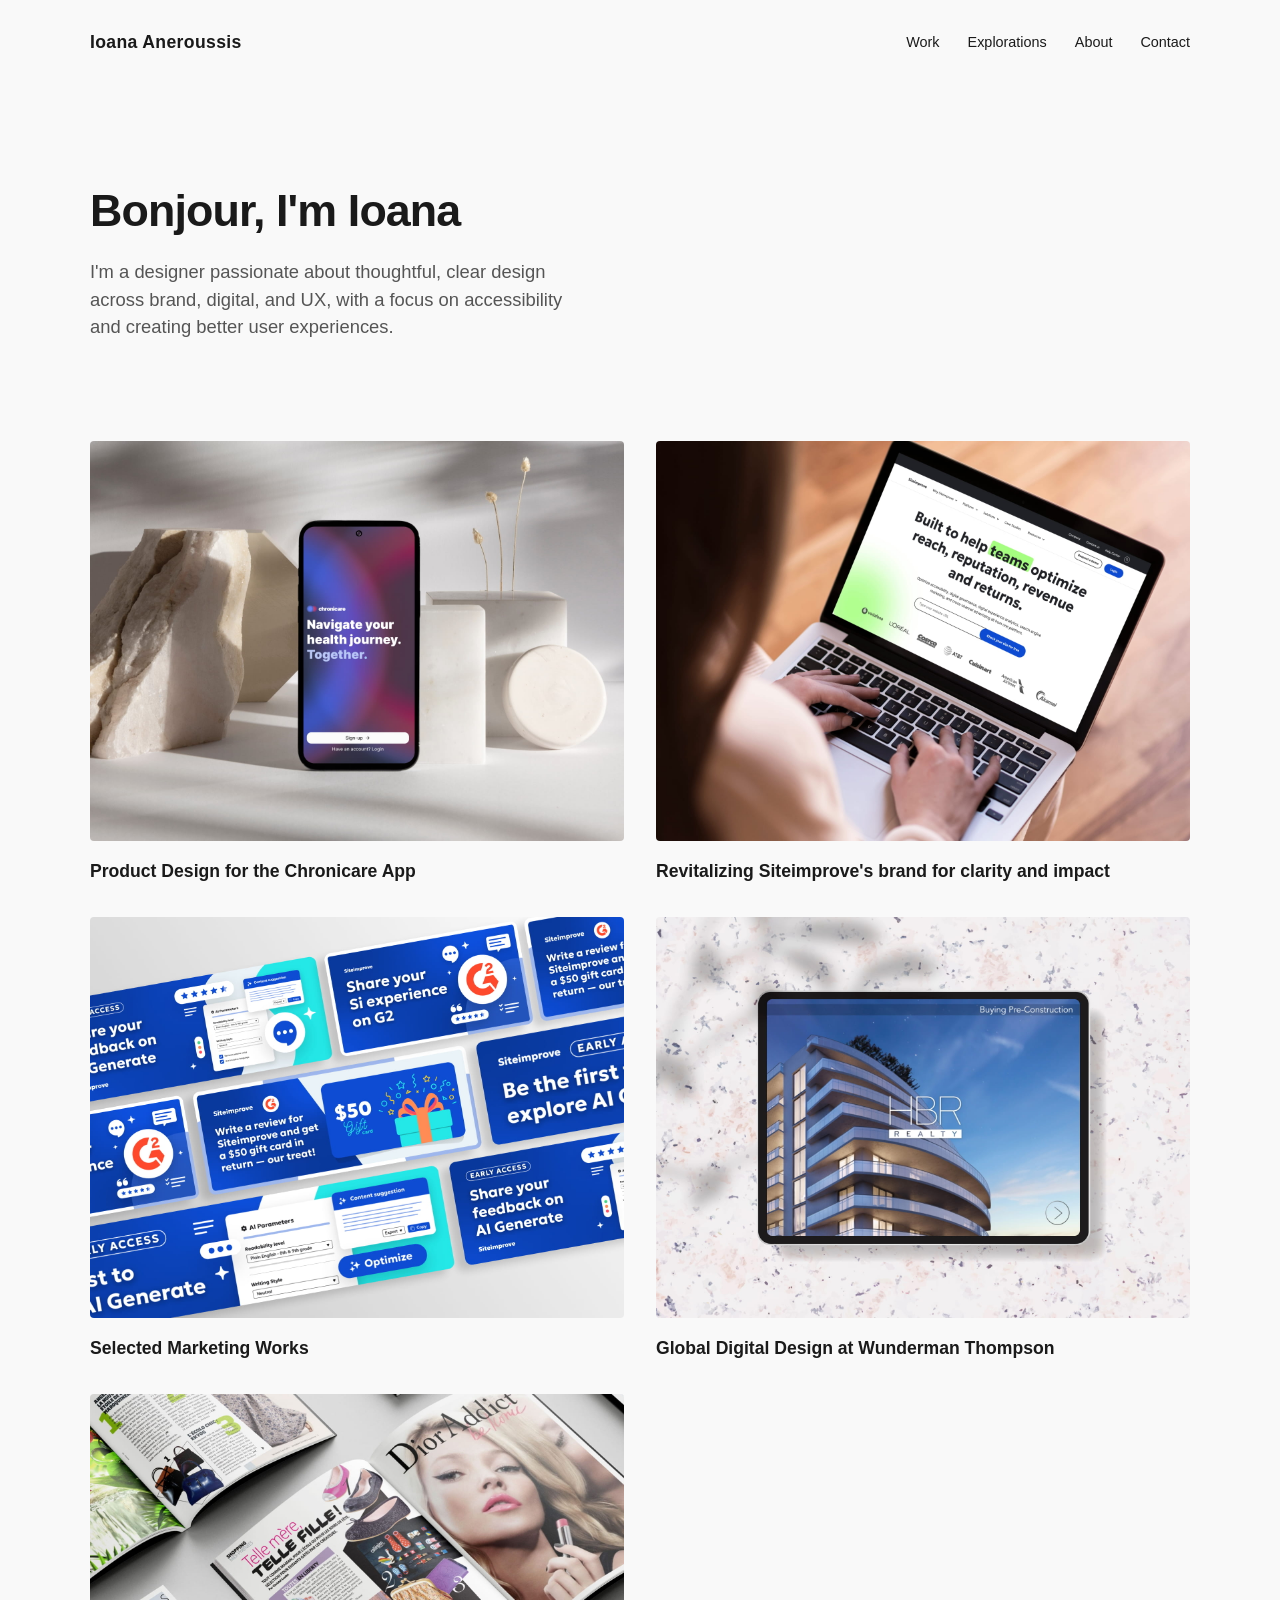
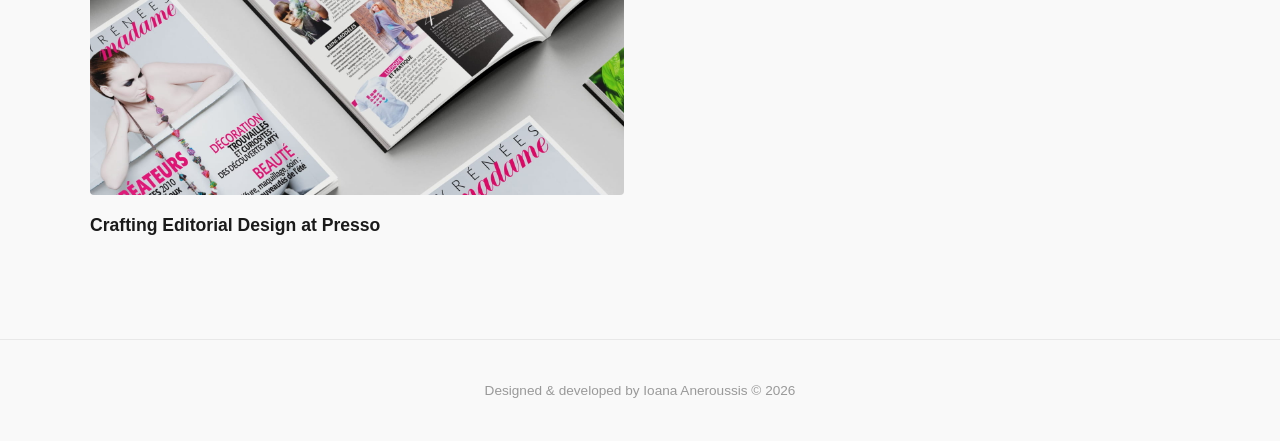
<file: index.html>
<!DOCTYPE html>
<html lang="en">
<head>
  <meta charset="UTF-8">
  <meta name="viewport" content="width=device-width, initial-scale=1.0">
  <title>Ioana Aneroussis | Portfolio</title>
  <meta name="description" content="Designer based in Copenhagen, creating user-centered digital experiences and scalable visual systems, with a strong focus on accessibility and clarity.">
  <link rel="icon" type="image/x-icon" href="images/Favicon/ioana_favicon.ico">
  <link rel="stylesheet" href="css/style.css">
</head>
<body>

  <!-- ====== Navigation ====== -->
  <nav class="site-nav">
    <a href="index.html" class="logo">Ioana Aneroussis</a>

    <ul class="nav-links">
      <li><a href="index.html">Work</a></li>
      <li><a href="explorations.html">Explorations</a></li>
      <li><a href="about.html">About</a></li>
      <li><a href="contact.html">Contact</a></li>
    </ul>

    <button class="nav-toggle" aria-label="Toggle navigation">
      <span></span><span></span><span></span>
    </button>
  </nav>

  <!-- ====== Hero Section ====== -->
  <header class="hero container fade-in">
    <h1>Bonjour, I'm Ioana</h1>
    <p>I'm a designer passionate about thoughtful, clear design across brand, digital, and UX, with a focus on accessibility and creating better user experiences.</p>
  </header>

  <!-- ====== Project Grid ====== -->
  <section class="projects-section container">
    <!-- <h2>Selected Work</h2> -->

    <div class="project-grid">

      <!-- ── Chronicare ── -->
      <a href="projects/chronicare.html" class="project-card fade-in">
        <div class="thumbnail">
          <img src="images/thumbnail/Thumbnail_Project5.jpg" alt="Thumbnail for Product Design for the Chronicare App project. Mockup of the Chronicare mobile app interface.">
        </div>
        <h3>Product Design for the Chronicare App</h3>
      </a>

      <!-- ── Siteimprove Rebrand ── -->
      <a href="projects/siteimprove-rebrand.html" class="project-card fade-in">
        <div class="thumbnail">
          <img src="images/thumbnail/Thumbnail_Project1.jpg" alt="Thumbnail for Siteimprove brand revitalization project. Mockup of the redesigned Siteimprove website homepage.">
        </div>
        <!-- EDIT: Project 1 title -->
        <h3>Revitalizing Siteimprove's brand for clarity and impact</h3>
        <!-- <p>Revitalizing Siteimprove’s brand for clarity and impact</p> -->
      </a>

      <!-- ── Marketing Works ── -->
      <a href="projects/marketing-works.html" class="project-card fade-in">
        <div class="thumbnail">
          <img src="images/thumbnail/Thumbnail_Project2.jpg" alt="Thumbnail for Selected Marketing Works project. Collage of marketing materials designed for Siteimprove.">
        </div>
        <h3>Selected Marketing Works</h3>
        <!-- <p>Selected Marketing Works</p> -->
      </a>

      <!-- ── Wunderman Thompson ── -->
      <a href="projects/wunderman.html" class="project-card fade-in">
        <div class="thumbnail">
          <img src="images/thumbnail/Thumbnail_Project3.jpg" alt="Thumbnail for Global Digital Design at Wunderman Thompson project. Mockup of HBR Realty application design at Wunderman Thompson.">
        </div>
        <h3>Global Digital Design at Wunderman Thompson</h3>
        <!-- <p>Global Digital Design at Wunderman Thompson</p> -->
      </a>

      <!-- ── Presso ── -->
      <a href="projects/presso.html" class="project-card fade-in">
        <div class="thumbnail">
          <img src="images/thumbnail/Thumbnail_Project4.jpg" alt="Thumbnail for Crafting Editorial Design at Presso project. Mockup of editorial design work for magazines and newspapers.">
        </div>
        <h3>Crafting Editorial Design at Presso</h3>
        <!-- <p>Crafting Editorial Design at Presso</p> -->
      </a>

    </div>
  </section>

  <!-- ====== Footer ====== -->
  <footer class="site-footer">
    <div class="container">
      <p>Designed & developed by Ioana Aneroussis &copy; 2026</p>
    </div>
  </footer>

  <script src="js/main.js"></script>
</body>
</html>
</file>
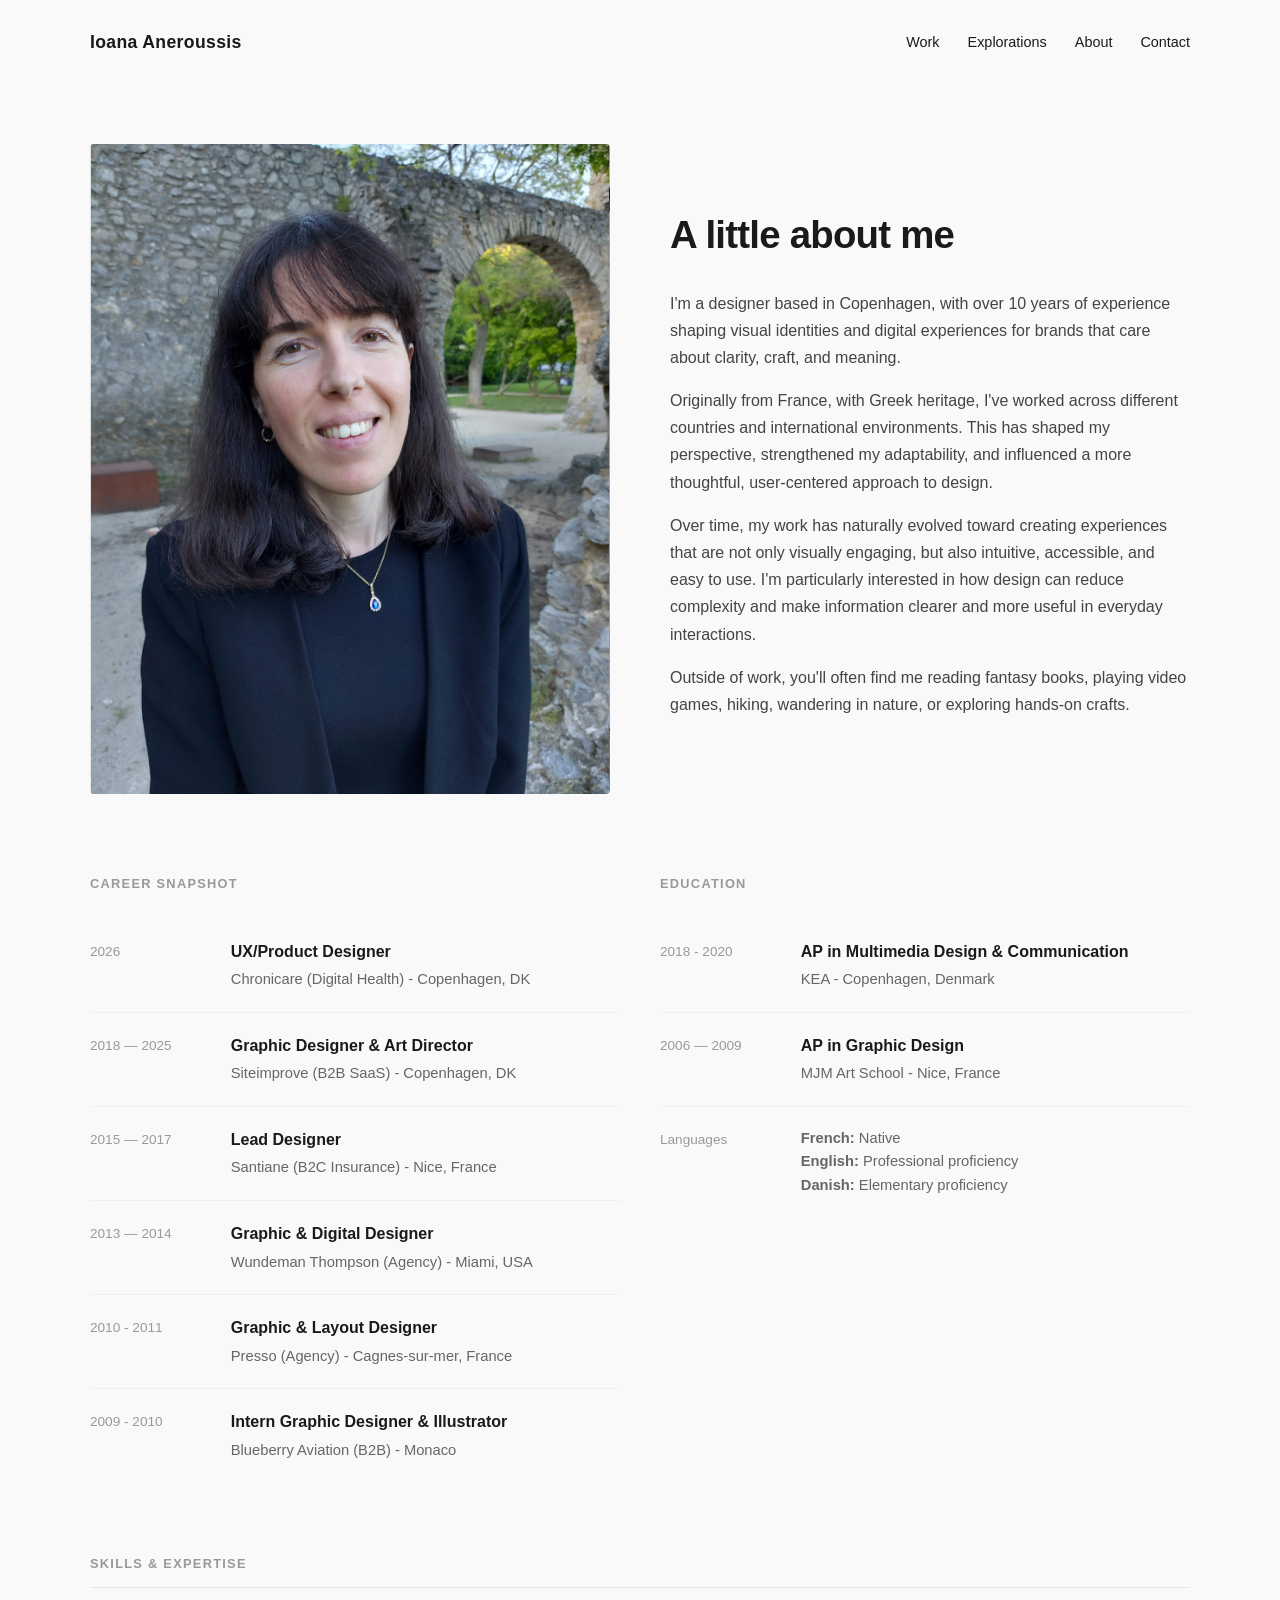
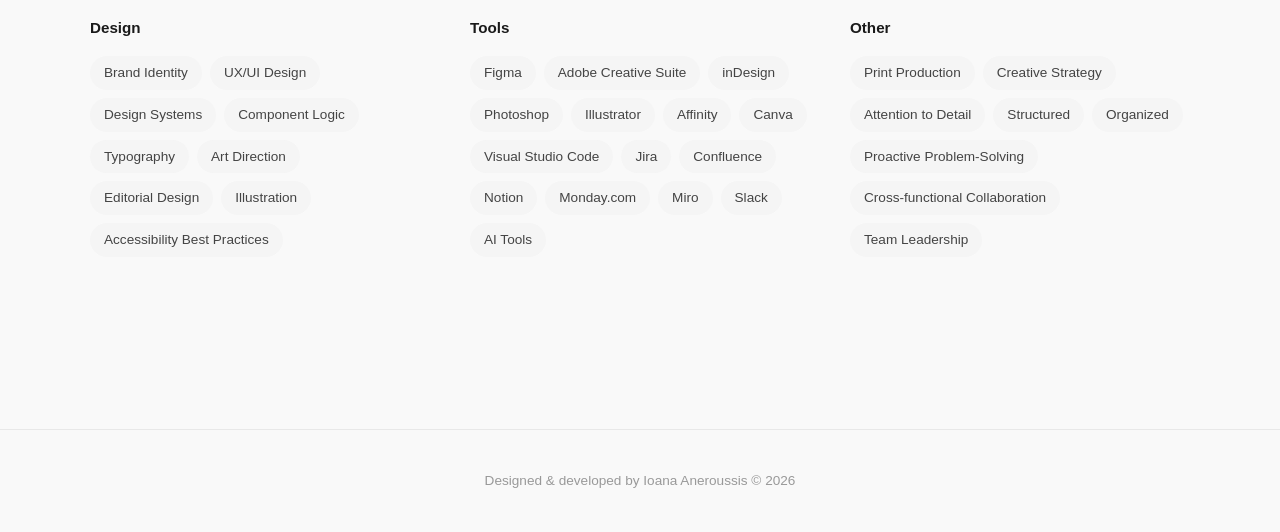
<file: about.html>
<!DOCTYPE html>
<html lang="en">
<head>
  <meta charset="UTF-8">
  <meta name="viewport" content="width=device-width, initial-scale=1.0">
  <title>About | Ioana Aneroussis</title>
  <meta name="description" content="Brand and visual designer based in Copenhagen with over 10 years of experience creating thoughtful visual identities. Originally from France with Greek heritage, shaped by international experiences and a curiosity for people, culture, and craft.">
  <link rel="icon" type="image/x-icon" href="images/Favicon/ioana_favicon.ico">
  <link rel="stylesheet" href="css/style.css">
</head>
<body>

  <!-- ====== Navigation ====== -->
  <nav class="site-nav">
    <a href="index.html" class="logo">Ioana Aneroussis</a>

    <ul class="nav-links">
      <li><a href="index.html">Work</a></li>
      <li><a href="explorations.html">Explorations</a></li>
      <li><a href="about.html">About</a></li>
      <li><a href="contact.html">Contact</a></li>
    </ul>

    <button class="nav-toggle" aria-label="Toggle navigation">
      <span></span><span></span><span></span>
    </button>
  </nav>

  <!-- ====== About ====== -->
  <main class="about-page container">

    <!-- ── Intro: Portrait + Text ── -->
    <section class="about-intro fade-in">
      <div class="about-portrait">
      <img src="images/About/Ioana_Aneroussis_Pic.png" alt="Portrait of Ioana Aneroussis. She is smiling.">
      </div>
      <div class="about-intro-text">
        <h1>A little about me</h1>
        <p>I'm a designer based in Copenhagen, with over 10 years of experience shaping visual identities and digital experiences for brands that care about clarity, craft, and meaning.</p>
        <p>Originally from France, with Greek heritage, I've worked across different countries and international environments. This has shaped my perspective, strengthened my adaptability, and influenced a more thoughtful, user-centered approach to design.</p>
        <p>Over time, my work has naturally evolved toward creating experiences that are not only visually engaging, but also intuitive, accessible, and easy to use. I'm particularly interested in how design can reduce complexity and make information clearer and more useful in everyday interactions.</p>
        <p>Outside of work, you'll often find me reading fantasy books, playing video games, hiking, wandering in nature, or exploring hands-on crafts.</p>
      </div>
    </section>

    <!-- ── Career & Education Snapshot ── -->
    <section class="about-section fade-in">
      <div class="about-snapshot-grid">
        <div>
          <h2>Career Snapshot</h2>
          <div class="career-timeline">
            <div class="career-entry">
              <span class="career-year">2026</span>
              <div>
                <h3>UX/Product Designer</h3>
                <p>Chronicare (Digital Health) - Copenhagen, DK</p>
              </div>
            </div>
            <div class="career-entry">
              <span class="career-year">2018 — 2025</span>
              <div>
                <h3>Graphic Designer &amp; Art Director</h3>
                <p>Siteimprove (B2B SaaS) - Copenhagen, DK</p>
              </div>
            </div>
            <div class="career-entry">
              <span class="career-year">2015 — 2017</span>
              <div>
                <h3>Lead Designer</h3>
                <p>Santiane (B2C Insurance) - Nice, France</p>
              </div>
            </div>
            <div class="career-entry">
              <span class="career-year">2013 — 2014</span>
              <div>
                <h3>Graphic &amp; Digital Designer</h3>
                <p>Wundeman Thompson (Agency) - Miami, USA</p>
              </div>
            </div>
            <div class="career-entry">
              <span class="career-year">2010 - 2011</span>
              <div>
                <h3>Graphic &amp; Layout Designer</h3>
                <p>Presso (Agency) - Cagnes-sur-mer, France</p>
              </div>
            </div>
            <div class="career-entry">
              <span class="career-year">2009 - 2010</span>
              <div>
                <h3>Intern Graphic Designer &amp; Illustrator</h3>
                <p>Blueberry Aviation (B2B) - Monaco</p>
              </div>
            </div>
          </div>
        </div>

        <div>
          <h2>Education</h2>
          <div class="career-timeline">
            <div class="career-entry">
              <span class="career-year">2018 - 2020</span>
              <div>
                <h3>AP in Multimedia Design &amp; Communication</h3>
                <p>KEA - Copenhagen, Denmark</p>
              </div>
            </div>
            <div class="career-entry">
              <span class="career-year">2006 — 2009</span>
              <div>
                <h3>AP in Graphic Design</h3>
                <p>MJM Art School - Nice, France</p>
              </div>
            </div>
            <div class="career-entry">
              <span class="career-year">Languages</span>
              <div>
                <p><b>French:</b> Native</p>
                <p><b>English:</b> Professional proficiency</p>
                <p><b>Danish:</b> Elementary proficiency</p>
              </div>
            </div>
          </div>
        </div>
      </div>
    </section>

    <!-- ── Skills ── -->
    <section class="about-section fade-in">
      <h2>Skills &amp; Expertise</h2>
      <div class="skills-grid">
        <div class="skill-group">
          <h3>Design</h3>
          <ul class="skill-tags">
            <li>Brand Identity</li>
            <li>UX/UI Design</li>
            <li>Design Systems</li>
            <li>Component Logic </li>
            <li>Typography</li>
            <li>Art Direction</li>
            <li>Editorial Design</li>
            <li>Illustration</li>
            <li>Accessibility Best Practices</li>
          </ul>
        </div>
        <div class="skill-group">
          <h3>Tools</h3>
          <ul class="skill-tags">
            <li>Figma</li>
            <li>Adobe Creative Suite</li>
            <li>inDesign</li>
            <li>Photoshop</li>
            <li>Illustrator</li>
            <li>Affinity</li>
            <li>Canva</li>
            <li>Visual Studio Code</li>
            <li>Jira</li>
            <li>Confluence</li>
            <li>Notion</li>
            <li>Monday.com</li>
            <li>Miro</li>
            <li>Slack</li>
            <li>AI Tools</li>
          </ul>
        </div>
        <div class="skill-group">
          <h3>Other</h3>
          <ul class="skill-tags">
            <li>Print Production</li>
            <li>Creative Strategy</li>
            <li>Attention to Detail</li>
            <li>Structured</li>
            <li>Organized</li>
            <li>Proactive Problem-Solving</li>
            <li>Cross-functional Collaboration</li>
            <li>Team Leadership</li>
          </ul>
        </div>
      </div>
    </section>

    <!-- ── Hobbies & Interests ── -->
    <!-- <section class="about-section fade-in">
      <h2>When I'm Not Designing</h2>
      <div class="hobbies-grid">
        <div class="hobby-card">
          <span class="hobby-icon">&#9711;</span>
          <h3>Analogue Photography</h3>
          <p>Photo copy</p>
        </div>
        <div class="hobby-card">
          <span class="hobby-icon">&#9711;</span>
          <h3>Hiking</h3>
          <p>Hikes.</p>
        </div>
        <div class="hobby-card">
          <span class="hobby-icon">&#9711;</span>
          <h3>Reading</h3>
          <p>Reading copy</p>
        </div>
      </div>
    </section> -->

  </main>

  <!-- ====== Footer ====== -->
  <footer class="site-footer">
    <div class="container">
      <p>Designed & developed by Ioana Aneroussis &copy; 2026</p>
    </div>
  </footer>

  <script src="js/main.js"></script>
</body>
</html>
</file>
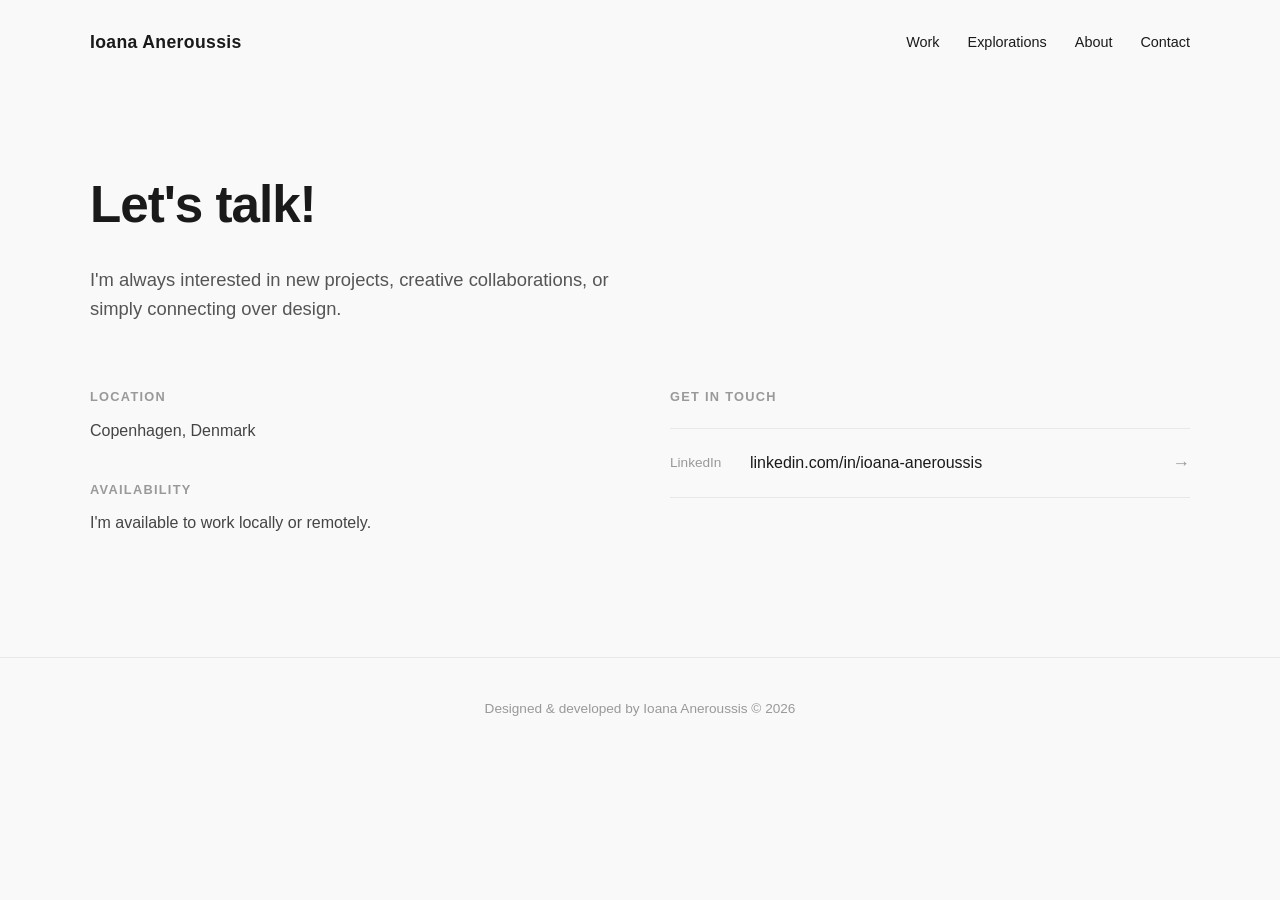
<file: contact.html>
<!DOCTYPE html>
<html lang="en">
<head>
  <meta charset="UTF-8">
  <meta name="viewport" content="width=device-width, initial-scale=1.0">
  <title>Contact | Ioana Aneroussis</title>
  <meta name="description" content="Get in touch with Ioana Aneroussis, a brand and visual designer based in Copenhagen. Contact for inquiries, collaborations, or to discuss design projects.">
  <link rel="icon" type="image/x-icon" href="images/Favicon/ioana_favicon.ico">
  <link rel="stylesheet" href="css/style.css">
</head>
<body>

  <!-- ====== Navigation ====== -->
  <nav class="site-nav">
    <a href="index.html" class="logo">Ioana Aneroussis</a>

    <ul class="nav-links">
      <li><a href="index.html">Work</a></li>
      <li><a href="explorations.html">Explorations</a></li>
      <li><a href="about.html">About</a></li>
      <li><a href="contact.html">Contact</a></li>
    </ul>

    <button class="nav-toggle" aria-label="Toggle navigation">
      <span></span><span></span><span></span>
    </button>
  </nav>

  <!-- ====== Contact ====== -->
  <main class="contact-page container">

    <div class="contact-header fade-in">
      <h1>Let's talk!</h1>
      <p class="contact-subtitle">I'm always interested in new projects, creative collaborations, or simply connecting over design.</p>
    </div>

    <div class="contact-body">

      <div class="contact-details fade-in">
        <div class="contact-detail-item">
          <h2>Location</h2>
          <p>Copenhagen, Denmark</p>
        </div>

        <div class="contact-detail-item">
          <h2>Availability</h2>
          <p>I'm available to work locally or remotely.</p>
        </div>
      </div>

      <div class="contact-links fade-in">
        <h2>Get in touch</h2>
        <div class="contact-link-list">
          <!-- EDIT: Update your email address -->
          <!-- <a href="mailto:hello@example.com" class="contact-link">
            <span class="contact-link-label">Email</span>
            <span class="contact-link-value">hello@example.com</span>
            <span class="contact-link-arrow">&rarr;</span>
          </a> -->

          <a href="https://www.linkedin.com/in/ioana-aneroussis/" target="_blank" rel="noopener noreferrer" class="contact-link">
            <span class="contact-link-label">LinkedIn</span>
            <span class="contact-link-value">linkedin.com/in/ioana-aneroussis</span>
            <span class="contact-link-arrow">&rarr;</span>
          </a>
        </div>
      </div>

    </div>

  </main>

  <!-- ====== Footer ====== -->
  <footer class="site-footer">
    <div class="container">
      <p>Designed & developed by Ioana Aneroussis &copy; 2026</p>
    </div>
  </footer>

  <script src="js/main.js"></script>
</body>
</html>
</file>
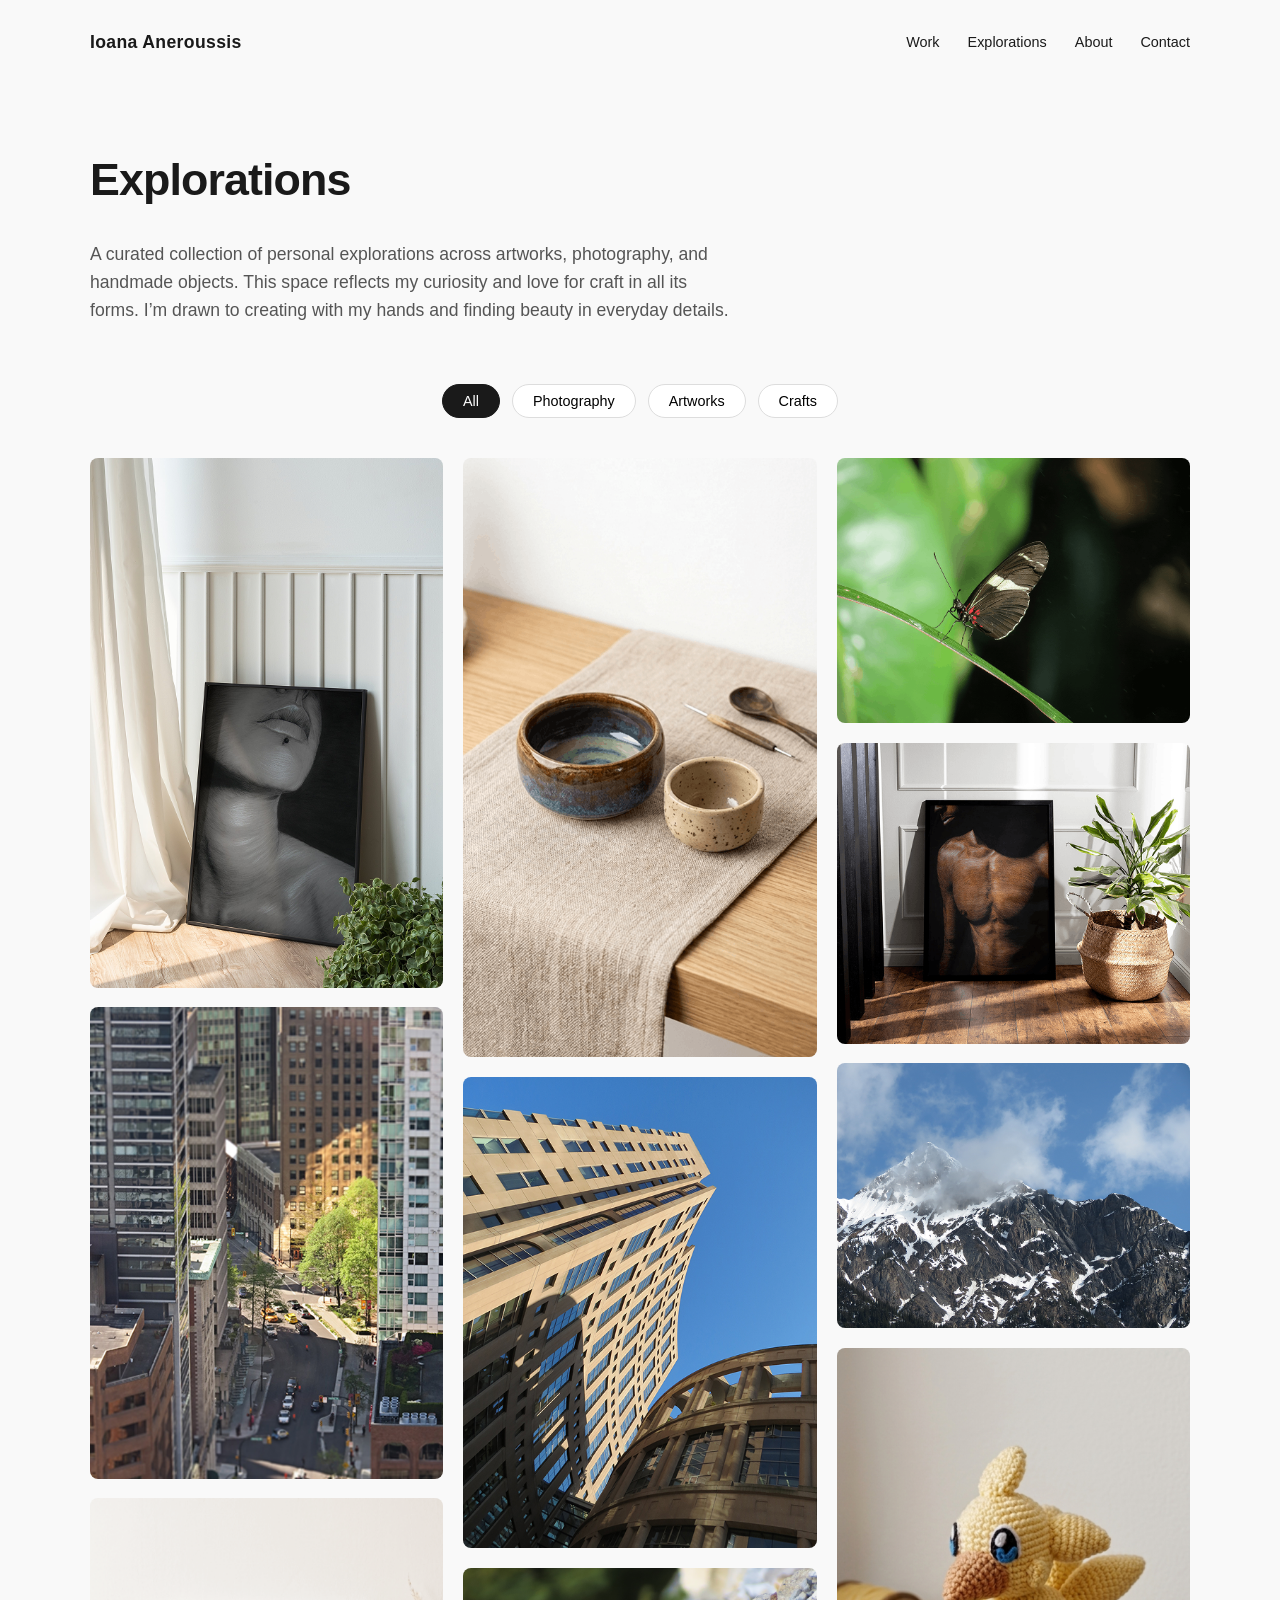
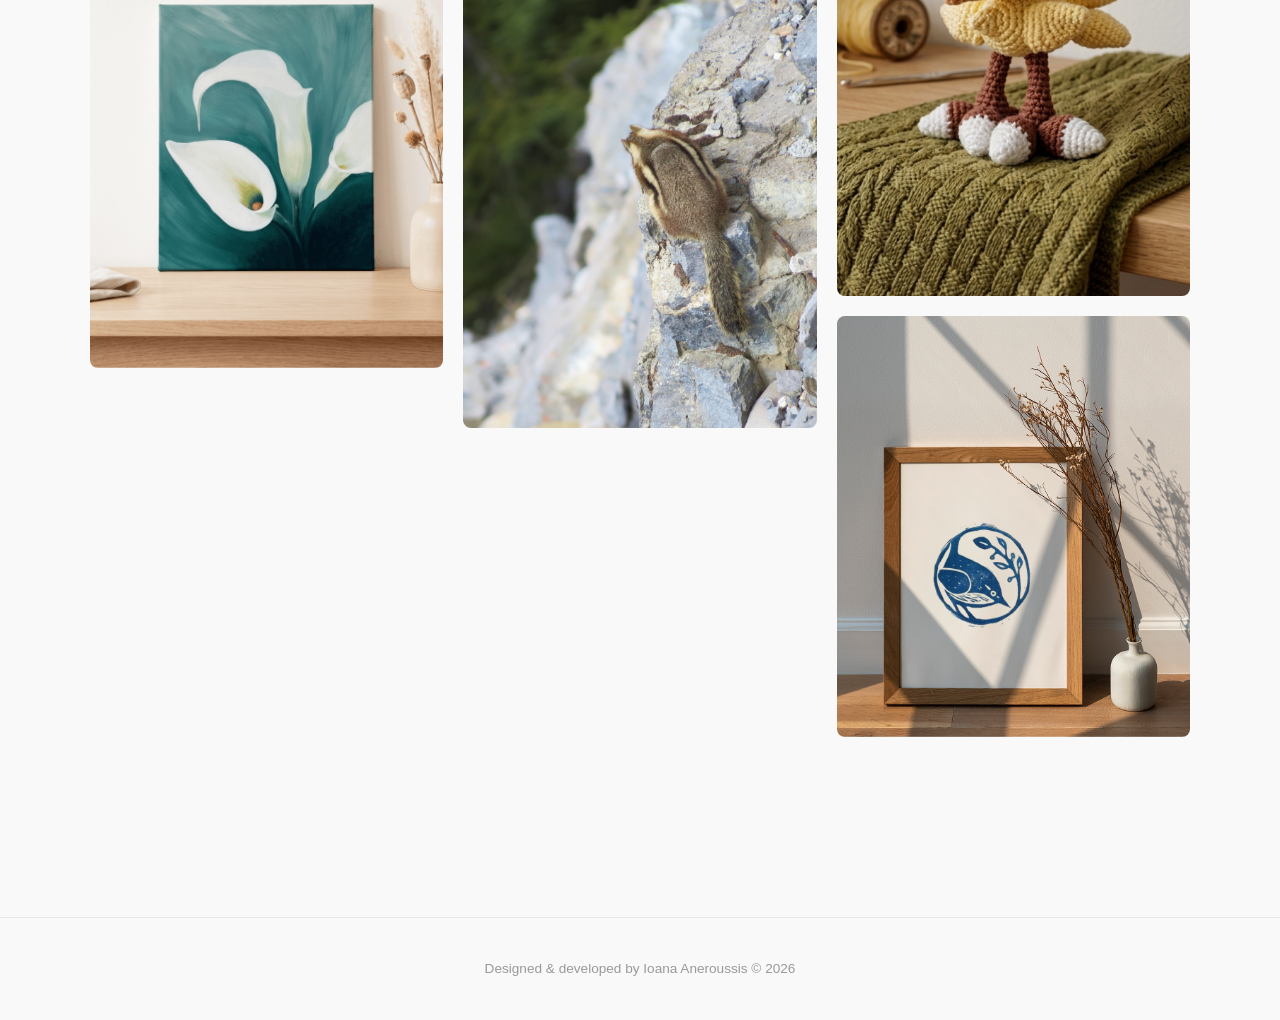
<file: explorations.html>
<!DOCTYPE html>
<html lang="en">
<head>
  <meta charset="UTF-8">
  <meta name="viewport" content="width=device-width, initial-scale=1.0">
  <title>Explorations & Personal Work | Ioana Aneroussis</title>
  <meta name="description" content="A curated collection of personal work including artworks, photography, and handmade crafts, showcasing curiosity, attention to detail, and a love for making.">
  <link rel="icon" type="image/x-icon" href="images/Favicon/ioana_favicon.ico">
  <link rel="stylesheet" href="css/style.css">
</head>
<body>

  <!-- ====== Navigation ====== -->
  <nav class="site-nav">
    <a href="index.html" class="logo">Ioana Aneroussis</a>

    <ul class="nav-links">
      <li><a href="index.html">Work</a></li>
      <li><a href="explorations.html">Explorations</a></li>
      <li><a href="about.html">About</a></li>
      <li><a href="contact.html">Contact</a></li>
    </ul>

    <button class="nav-toggle" aria-label="Toggle navigation">
      <span></span><span></span><span></span>
    </button>
  </nav>

  <!-- ====== Explorations Page ====== -->
  <main class="explorations-page container">

    <!-- ── Header ── -->
    <section class="explorations-header fade-in">
      <h1>Explorations</h1>
      <p>A curated collection of personal explorations across artworks, photography, and handmade objects. This space reflects my curiosity and love for craft in all its forms. I’m drawn to creating with my hands and finding beauty in everyday details.</p>
    </section>

    <!-- ── Filter Section ── -->
    <section class="filter-section fade-in">
      <div class="filter-buttons">
        <button class="filter-btn active" data-filter="all">All</button>
        <button class="filter-btn" data-filter="photography">Photography</button>
        <button class="filter-btn" data-filter="artworks">Artworks</button>
        <button class="filter-btn" data-filter="crafts">Crafts</button>
      </div>
    </section>

    <!-- ── Masonry Grid ── -->
    <section class="masonry-grid fade-in">

        <div class="masonry-item" data-category="artworks">
        <img src="images/Explorations/Ioana_Aneroussis_Charcoal_Neck.png" alt="Charcoal portrait with details on the neck area">
      </div>
      <div class="masonry-item" data-category="crafts">
        <img src="images/Explorations/Ioana_Aneroussis_Ceramic.png" alt="Two ceramic pots on a table cloth">
      </div>
      <div class="masonry-item" data-category="photography">
        <img src="images/Explorations/Ioana_Aneroussis_Butterfly.png" alt="Photography of a butterfly">
      </div>
      <div class="masonry-item" data-category="artworks">
        <img src="images/Explorations/Ioana_Aneroussis_Charcoal_Body.png" alt="Charcoal portrait with details on the body area">
      </div>
      <div class="masonry-item" data-category="photography">
        <img src="images/Explorations/Ioana_Aneroussis_Lookout_Vancouver.png" alt="Photography of a lookout in Vancouver, Canada">
      </div>
      <div class="masonry-item" data-category="photography">
        <img src="images/Explorations/Ioana_Aneroussis_Mountains_Rainier.png" alt="Photography of Mount Rainier">
      </div>
      <div class="masonry-item" data-category="photography">
        <img src="images/Explorations/Ioana_Aneroussis_Photo_Vancouver_Library.png" alt="Photography of the Vancouver Library building">
      </div>
      <div class="masonry-item" data-category="crafts">
        <img src="images/Explorations/Ioana_Aneroussis_Chocobo_Crochet.png" alt="Crochet of an amigurumi-style chocobo">
      </div>
      <div class="masonry-item" data-category="artworks">
        <img src="images/Explorations/Ioana_Aneroussis_Flower_Painting.png" alt="Painting of white arum lily flowers on a dark green background">
      </div>
      <div class="masonry-item" data-category="photography">
        <img src="images/Explorations/Ioana_Aneroussis_Chipmunk.png" alt="Photography of a chipmunk">
      </div>
      <div class="masonry-item" data-category="artworks">
        <img src="images/Explorations/Ioana_Aneroussis_Bird_Linocut.png" alt="Linocut print of a bird in dark blue">
      </div>

    </section>

  </main>

  <!-- ====== Footer ====== -->
  <footer class="site-footer">
    <div class="container">
      <p>Designed & developed by Ioana Aneroussis &copy; 2026</p>
    </div>
  </footer>

  <script src="js/main.js"></script>
  <script src="js/explorations.js"></script>
</body>
</html>
</file>
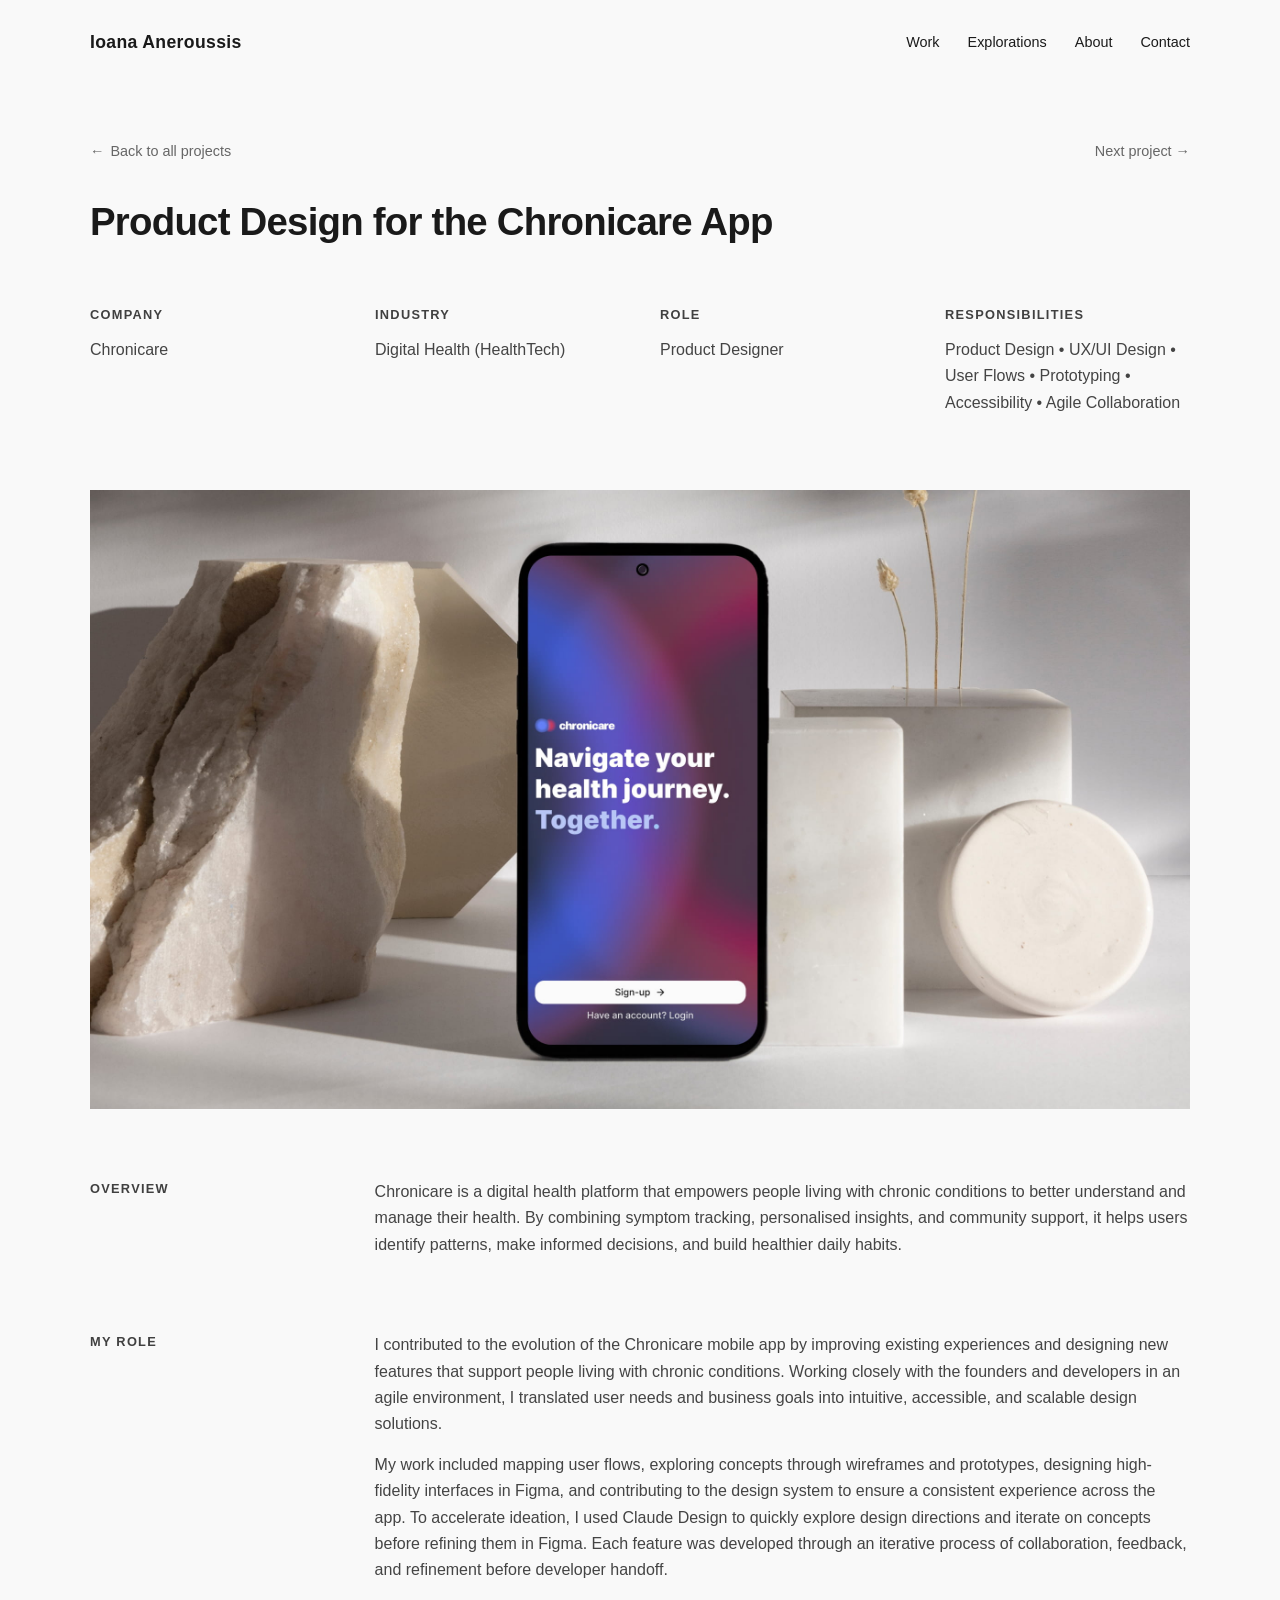
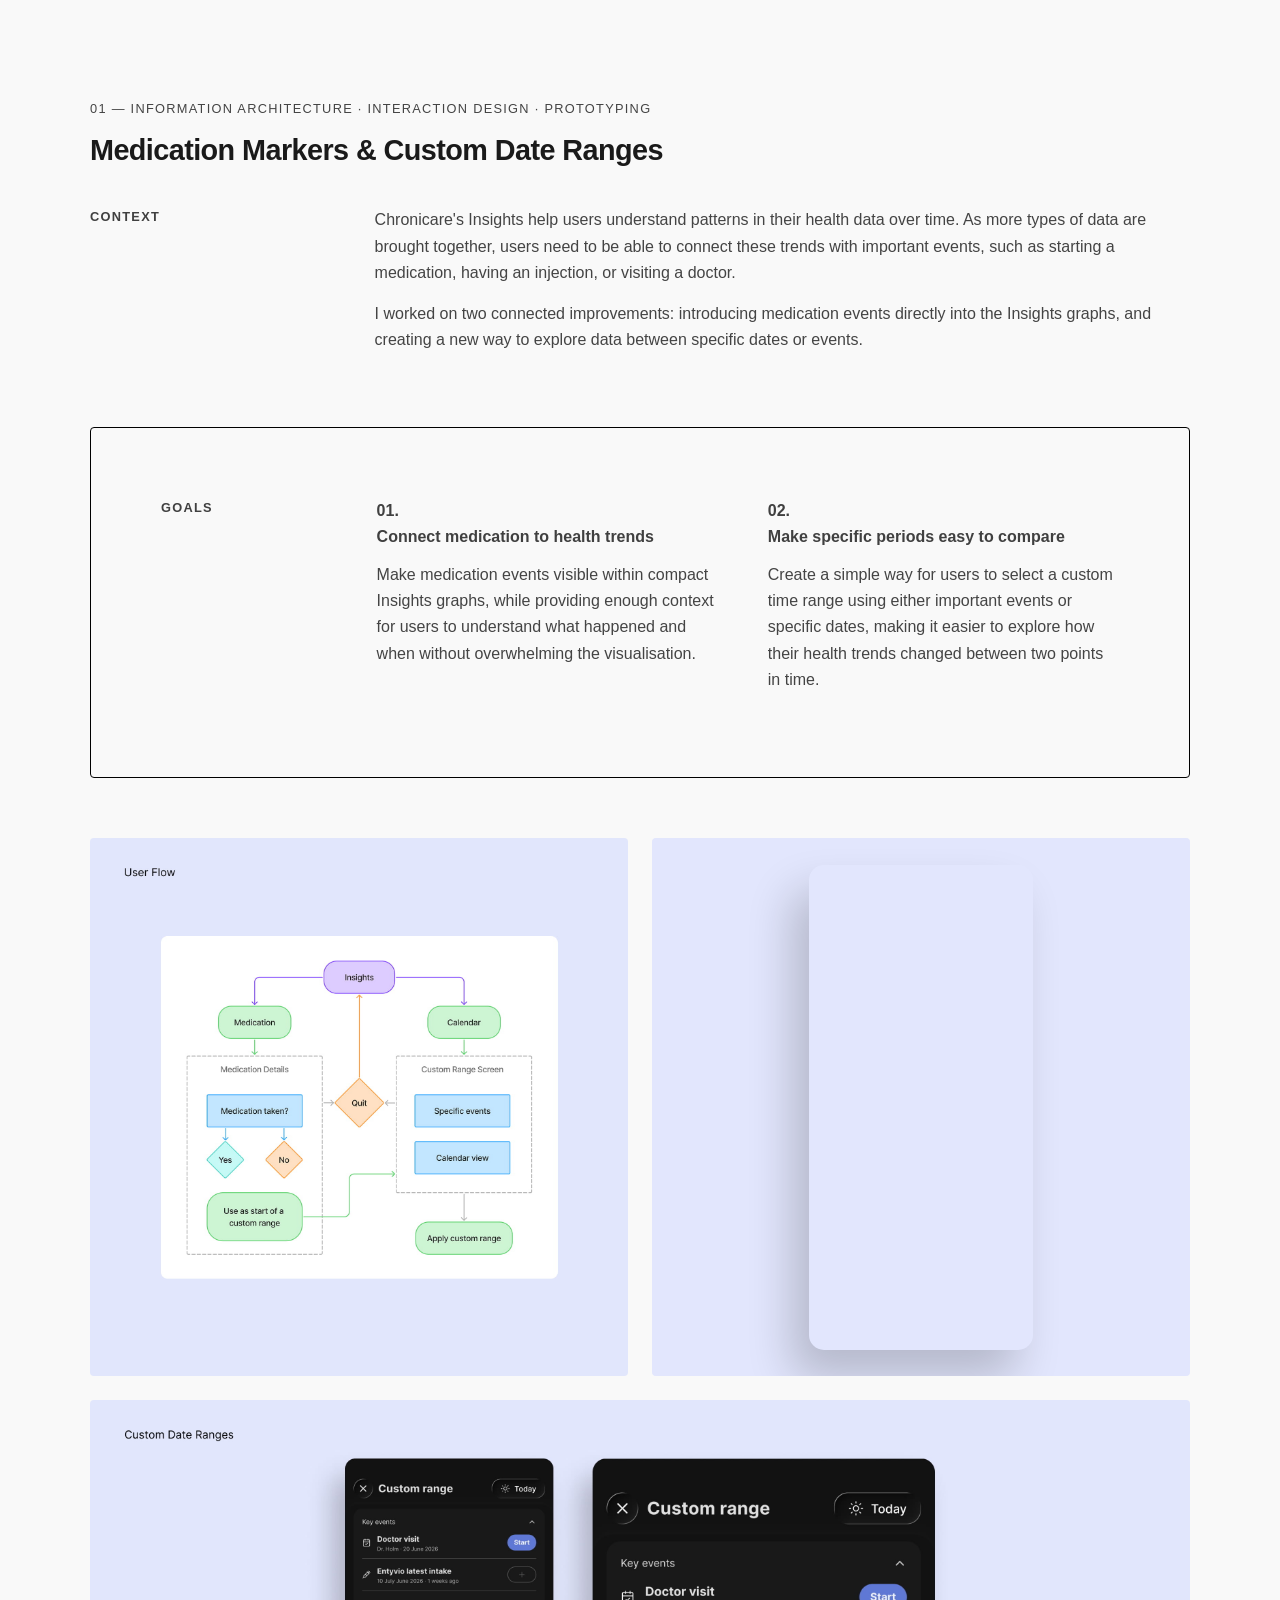
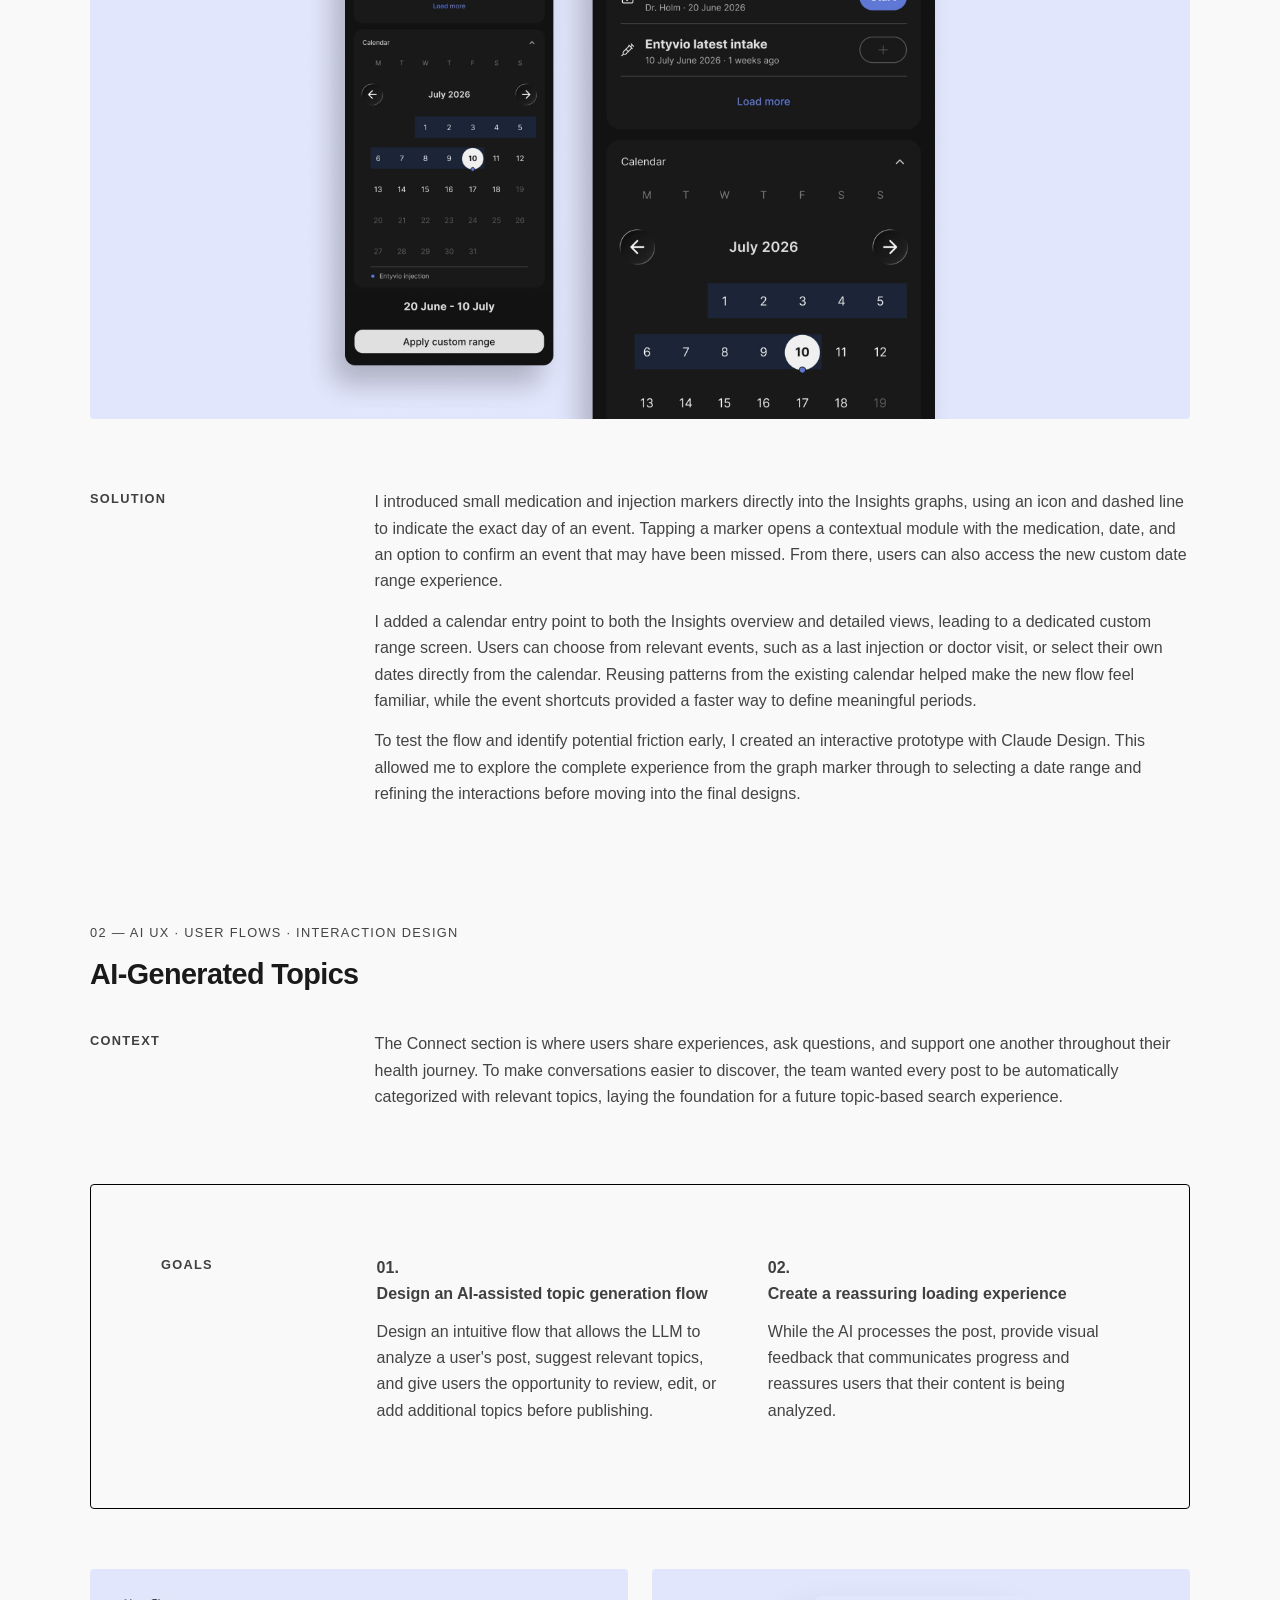
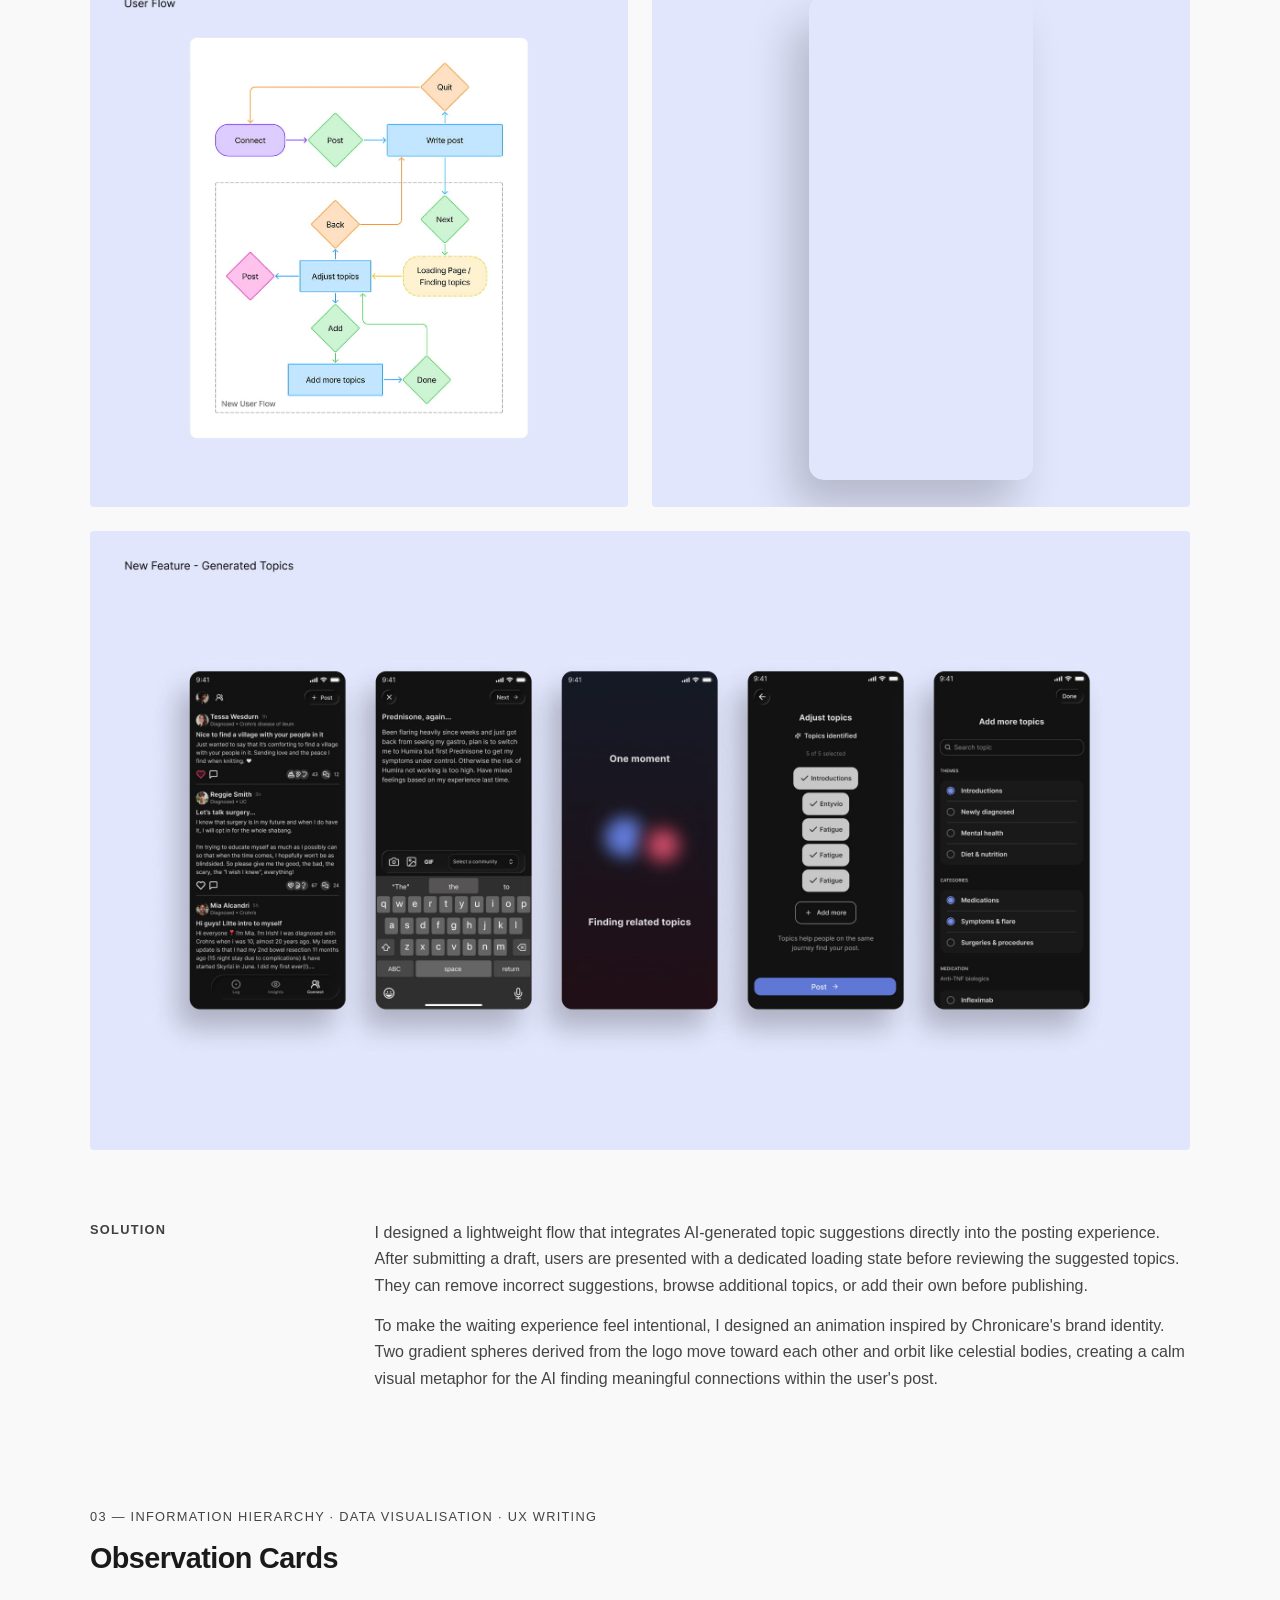
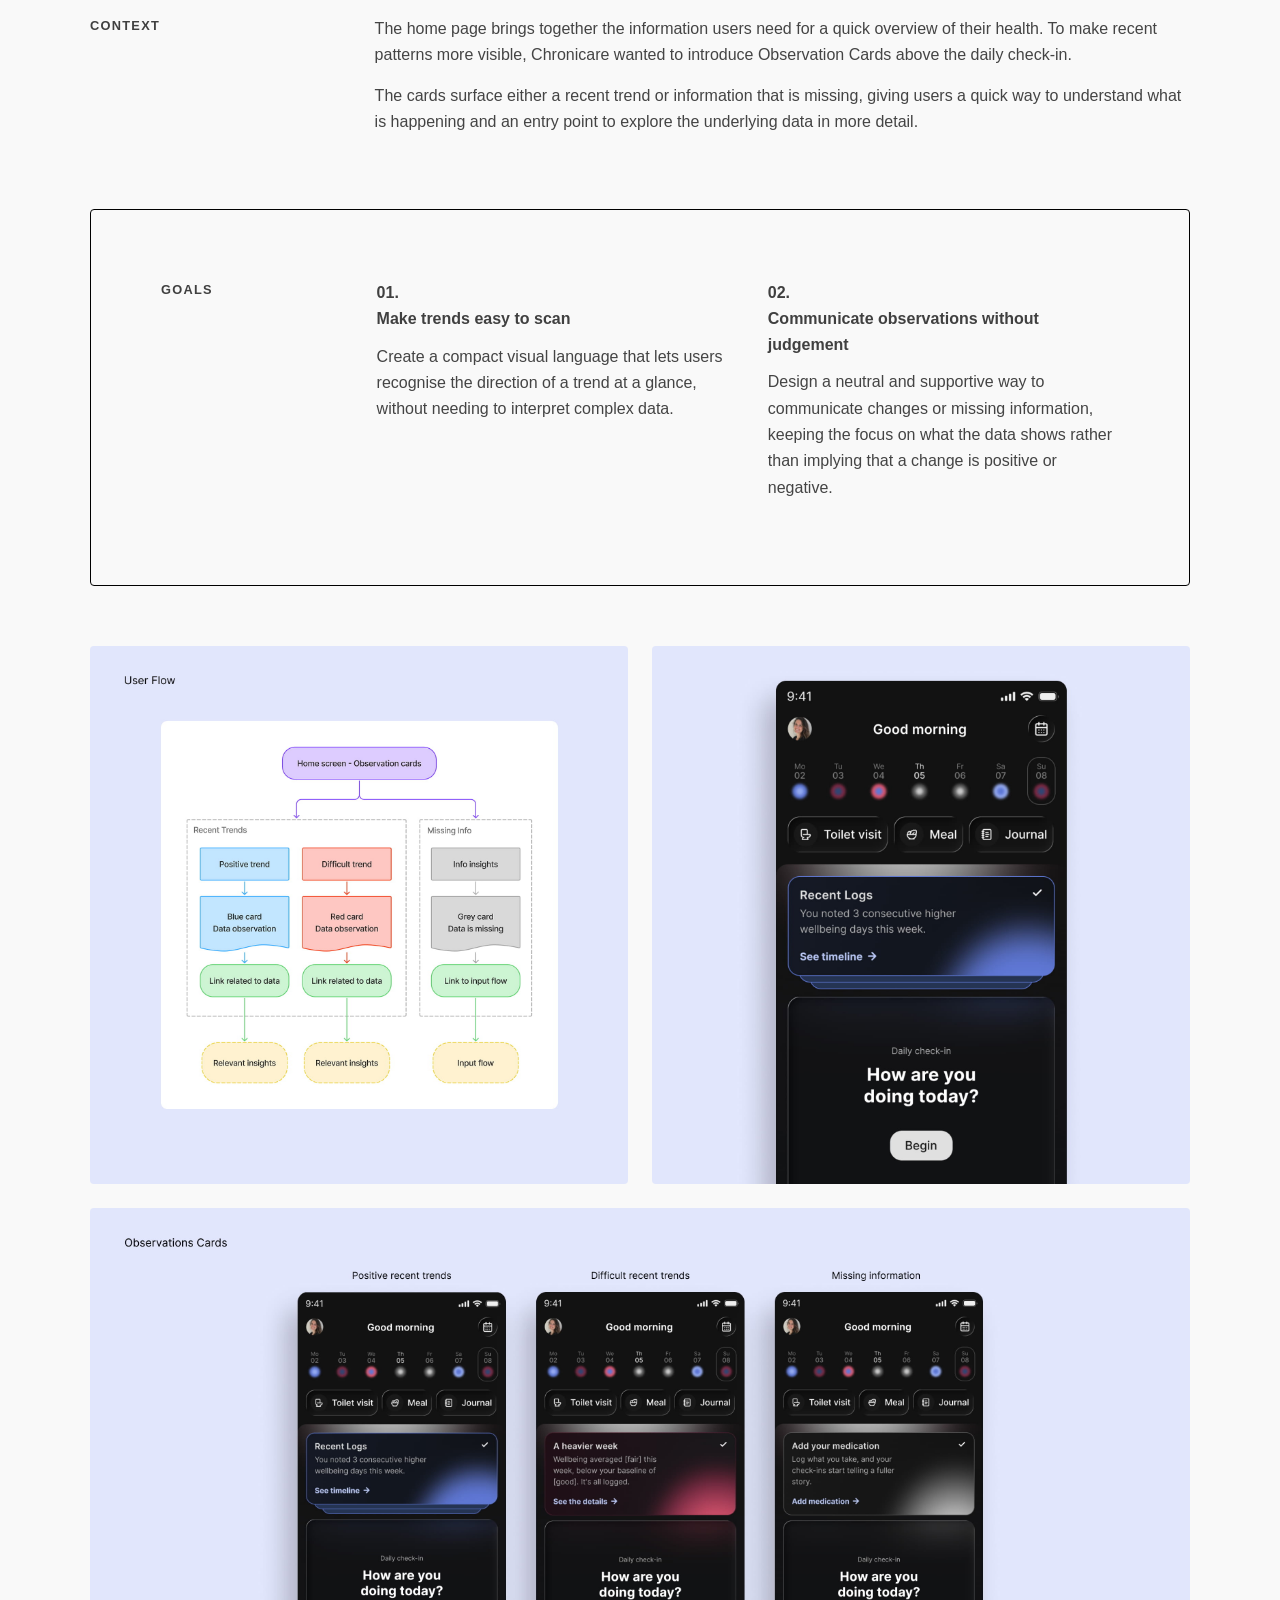
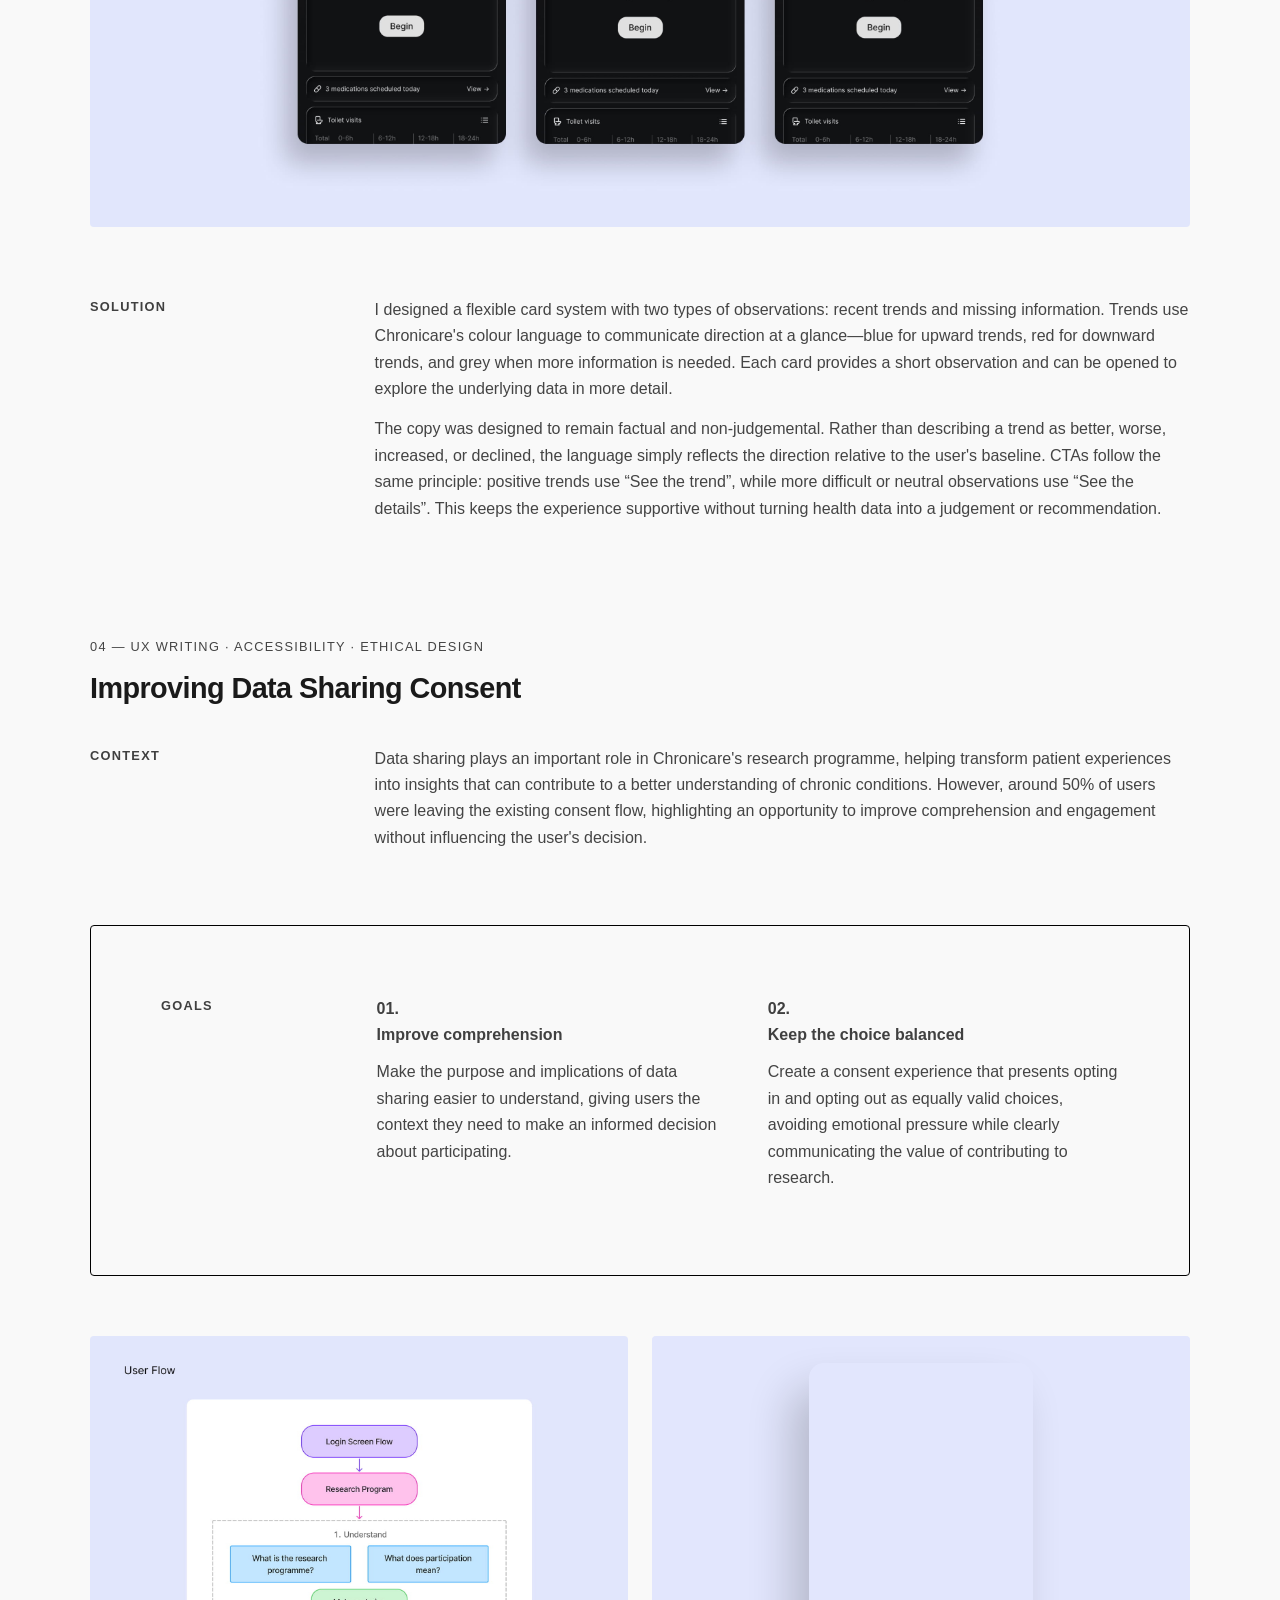
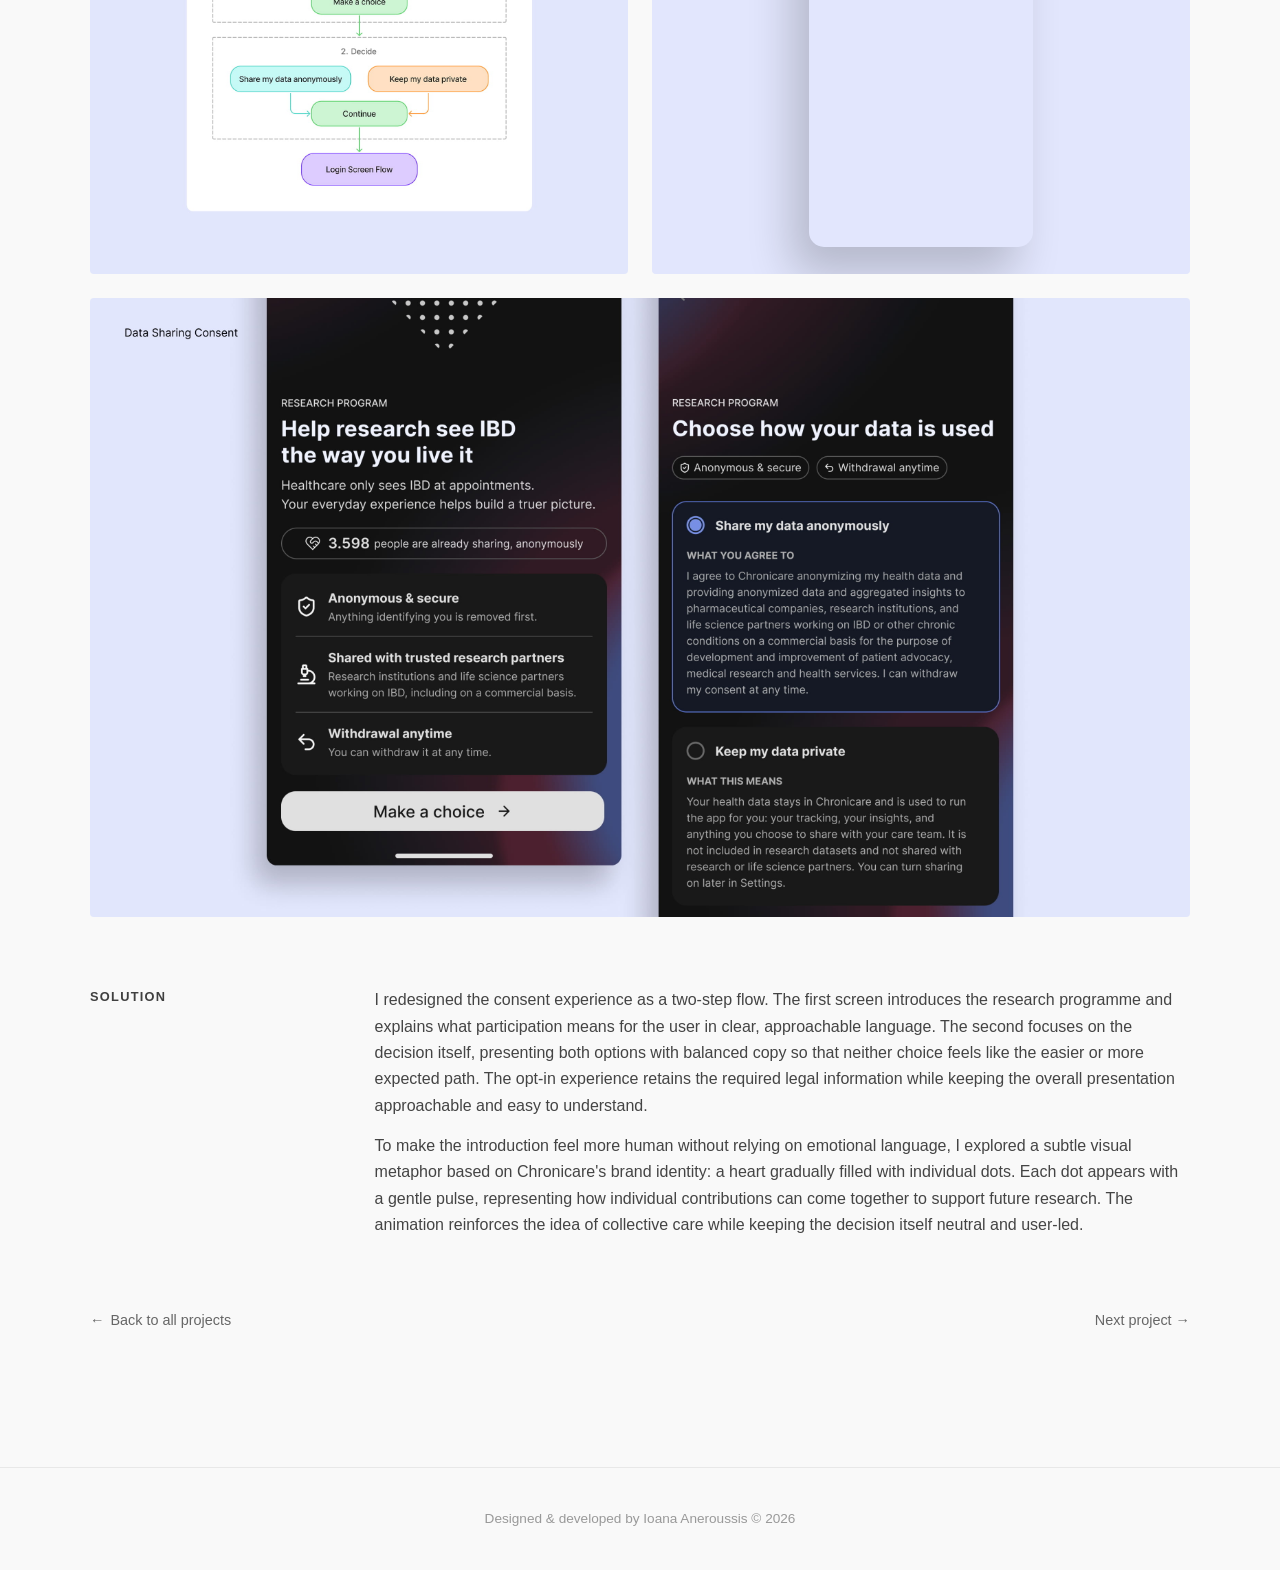
<file: projects/chronicare.html>
<!DOCTYPE html>
<html lang="en">
<head>
  <meta charset="UTF-8">
  <meta name="viewport" content="width=device-width, initial-scale=1.0">
  <title>Product Design for the Chronicare App | Ioana Aneroussis</title>
  <meta name="description" content="Art Director case study: leading Siteimprove's rebrand and website redesign to improve clarity, UX, and performance across a platform-driven experience.">
  <link rel="icon" type="image/x-icon" href="../images/Favicon/ioana_favicon.ico">
  <link rel="stylesheet" href="../css/style.css">
</head>
<body>

  <!-- ====== Navigation ====== -->
  <nav class="site-nav">
    <a href="../index.html" class="logo">Ioana Aneroussis</a>

    <ul class="nav-links">
      <li><a href="../index.html">Work</a></li>
      <li><a href="../explorations.html">Explorations</a></li>
      <li><a href="../about.html">About</a></li>
      <li><a href="../contact.html">Contact</a></li>
    </ul>

    <button class="nav-toggle" aria-label="Toggle navigation">
      <span></span><span></span><span></span>
    </button>
  </nav>

  <!-- ====== Project Detail ====== -->
  <main class="project-detail container">

    <div class="project-nav fade-in">
      <a href="../index.html" class="back-link">
        <span>&larr;</span> 
        <span>Back to all projects</span>
      </a>
      <a href="siteimprove-rebrand.html" class="next-link">Next project &rarr;</a>
    </div>

    <h1 class="fade-in">Product Design for the Chronicare App</h1>

    <div class="project-info-four fade-in">
      <div>
        <h2>Company</h2>
        <p>Chronicare</p>
      </div>
      <div>
        <h2>Industry</h2>
        <p>Digital Health (HealthTech)</p>
      </div>
      <div>
        <h2>Role</h2>
        <p>Product Designer</p>
      </div>
      <div>
        <h2>Responsibilities</h2>
        <p>Product Design • UX/UI Design • User Flows • Prototyping • Accessibility • Agile Collaboration</p>
      </div>
    </div>

    <div class="header-image gallery-image fade-in">
      <img src="../images/Project5/Project_Chronicare_Image_Header_Mockup.jpg" alt="Mockup of the Chronicare mobile app interface">
    </div>

    <div class="project-info-aside fade-in">
      <div>
        <h2>Overview</h2>
      </div>
      <div>
        <p>Chronicare is a digital health platform that empowers people living with chronic conditions to better understand and manage their health. By combining symptom tracking, personalised insights, and community support, it helps users identify patterns, make informed decisions, and build healthier daily habits.</p>
      </div>
    </div>

    <div class="project-info-aside fade-in">
      <div>
        <h2>My role</h2>
      </div>
      <div>
        <p>I contributed to the evolution of the Chronicare mobile app by improving existing experiences and designing new features that support people living with chronic conditions. Working closely with the founders and developers in an agile environment, I translated user needs and business goals into intuitive, accessible, and scalable design solutions.</p>
        <p>My work included mapping user flows, exploring concepts through wireframes and prototypes, designing high-fidelity interfaces in Figma, and contributing to the design system to ensure a consistent experience across the app. To accelerate ideation, I used Claude Design to quickly explore design directions and iterate on concepts before refining them in Figma. Each feature was developed through an iterative process of collaboration, feedback, and refinement before developer handoff.</p>
      </div>
    </div>

    <div class="fade-in feature">
        <div class="feature-meta">01 — INFORMATION ARCHITECTURE · INTERACTION DESIGN · PROTOTYPING
        </div>
      <h2>Medication Markers &amp; Custom Date Ranges</h2>
    </div>

    <div class="project-info-aside fade-in">
      <div>
        <h3>Context</h3>
      </div>
      <div>
        <p>Chronicare's Insights help users understand patterns in their health data over time. As more types of data are brought together, users need to be able to connect these trends with important events, such as starting a medication, having an injection, or visiting a doctor.</p>
        <p>I worked on two connected improvements: introducing medication events directly into the Insights graphs, and creating a new way to explore data between specific dates or events.</p>
      </div>
    </div>

    <div class="project-info-three-feature fade-in">
      <div>
        <h3>GOALS</h3>
      </div>
      <div>
        <h4>01.<br>Connect medication to health trends</h4>
        <p>Make medication events visible within compact Insights graphs, while providing enough context for users to understand what happened and when without overwhelming the visualisation.</p>
      </div>
      <div>
        <h4>02.<br>Make specific periods easy to compare</h4>
        <p>Create a simple way for users to select a custom time range using either important events or specific dates, making it easier to explore how their health trends changed between two points in time.</p>
      </div>
    </div>

    <div class="project-gallery">
      <!-- <h2>Project Images</h2> -->
      <div class="gallery-grid">

        <div class="gallery-two-square fade-in">
          <div class="square-image">
            <img src="../images/Project5/Chronicare_Flow_Custom_Ranges.jpg" alt="User flow diagram for the medication markers and custom date range feature in the Chronicare app">
          </div>
          <div class="square-video">
            <div class="phone-frame">
              <video autoplay muted loop playsinline>
               <source src="../videos/chronicare_custom_ranges.mp4" type="video/mp4">
              </video>
            </div>
         </div>
        </div>

        <div class="gallery-image fade-in">
          <img src="../images/Project5/Chronicare_prototype_custom_ranges.jpg" alt="Mockup of the custom date range feature in the Chronicare app">
        </div>

      </div>
    </div>

        <div class="project-info-aside fade-in">
      <div>
        <h3>Solution</h3>
      </div>
      <div>
      <p>I introduced small medication and injection markers directly into the Insights graphs, using an icon and dashed line to indicate the exact day of an event. Tapping a marker opens a contextual module with the medication, date, and an option to confirm an event that may have been missed. From there, users can also access the new custom date range experience.</p>
      <p>I added a calendar entry point to both the Insights overview and detailed views, leading to a dedicated custom range screen. Users can choose from relevant events, such as a last injection or doctor visit, or select their own dates directly from the calendar. Reusing patterns from the existing calendar helped make the new flow feel familiar, while the event shortcuts provided a faster way to define meaningful periods.</p>
      <p>To test the flow and identify potential friction early, I created an interactive prototype with Claude Design. This allowed me to explore the complete experience from the graph marker through to selecting a date range and refining the interactions before moving into the final designs.</p>
    </div>
    </div>


    <div class="fade-in feature">
        <div class="feature-meta">
          02 —  AI UX · USER FLOWS · INTERACTION DESIGN
        </div>
      <h2>AI-Generated Topics</h2>
    </div>

    <div class="project-info-aside fade-in">
      <div>
        <h3>Context</h3>
      </div>
      <div>
        <p>The Connect section is where users share experiences, ask questions, and support one another throughout their health journey. To make conversations easier to discover, the team wanted every post to be automatically categorized with relevant topics, laying the foundation for a future topic-based search experience.</p>
      </div>
    </div>

    <div class="project-info-three-feature fade-in">
      <div>
        <h3>GOALS</h3>
      </div>
      <div>
        <h4>01.<br>Design an AI-assisted topic generation flow</h4>
        <p>Design an intuitive flow that allows the LLM to analyze a user's post, suggest relevant topics, and give users the opportunity to review, edit, or add additional topics before publishing.</p>
      </div>
      <div>
        <h4>02.<br>Create a reassuring loading experience</h4>
        <p>While the AI processes the post, provide visual feedback that communicates progress and reassures users that their content is being analyzed.</p>
      </div>
    </div>

    <div class="project-gallery">
      <!-- <h2>Project Images</h2> -->
      <div class="gallery-grid">

        <div class="gallery-two-square fade-in">
          <div class="square-image">
            <img src="../images/Project5/Project_Chronicare_Image1_Process_User_Flow.jpg" alt="User flow diagram for the AI-generated topic feature in the Chronicare app">
          </div>
          <div class="square-video">
            <div class="phone-frame">
              <video autoplay muted loop playsinline>
               <source src="../videos/chronicare_finding_topics.mp4" type="video/mp4">
              </video>
            </div>
         </div>
        </div>

        <div class="gallery-image fade-in">
          <img src="../images/Project5/Project_Chronicare_Image3_Mockup_Solution.jpg" alt="Mockup of the AI-generated topic feature in the Chronicare app">
        </div>

      </div>
    </div>

        <div class="project-info-aside fade-in">
      <div>
        <h3>Solution</h3>
      </div>
      <div>
        <p>I designed a lightweight flow that integrates AI-generated topic suggestions directly into the posting experience. After submitting a draft, users are presented with a dedicated loading state before reviewing the suggested topics. They can remove incorrect suggestions, browse additional topics, or add their own before publishing.</p> 
        <p>To make the waiting experience feel intentional, I designed an animation inspired by Chronicare's brand identity. Two gradient spheres derived from the logo move toward each other and orbit like celestial bodies, creating a calm visual metaphor for the AI finding meaningful connections within the user's post.</p>
      </div>
    </div>

    <div class="fade-in feature">
        <div class="feature-meta">
          03 — INFORMATION HIERARCHY · DATA VISUALISATION · UX WRITING
        </div>
      <h2>Observation Cards</h2>
    </div>

    <div class="project-info-aside fade-in">
      <div>
        <h3>Context</h3>
      </div>
      <div>
        <p>The home page brings together the information users need for a quick overview of their health. To make recent patterns more visible, Chronicare wanted to introduce Observation Cards above the daily check-in.</p>
        <p>The cards surface either a recent trend or information that is missing, giving users a quick way to understand what is happening and an entry point to explore the underlying data in more detail.</p>
      </div>
    </div>

    <div class="project-info-three-feature fade-in">
      <div>
        <h3>GOALS</h3>
      </div>
      <div>
        <h4>01.<br>Make trends easy to scan</h4>
        <p>Create a compact visual language that lets users recognise the direction of a trend at a glance, without needing to interpret complex data.</p>
      </div>
      <div>
        <h4>02.<br>Communicate observations without judgement</h4>
        <p>Design a neutral and supportive way to communicate changes or missing information, keeping the focus on what the data shows rather than implying that a change is positive or negative.</p>    
      </div>
    </div>

    <div class="project-gallery">
      <!-- <h2>Project Images</h2> -->
      <div class="gallery-grid">

        <div class="gallery-two-square fade-in">
          <div class="square-image">
            <img src="../images/Project5/chronicare_observation_cards_user_flow.jpg" alt="User flow diagram for the observation cards feature in the Chronicare app">
          </div>
          <div class="square-image">
            <img src="../images/Project5/chronicare_observation_Cards_close-up.jpg" alt="Close-up of the observation cards feature in the Chronicare app">
          </div>
        </div>

        <div class="gallery-image fade-in">
          <img src="../images/Project5/chronicare_observation_Cards_prototype.jpg" alt="Mockup of the observation cards feature in the Chronicare app">
        </div>

      </div>
    </div>

        <div class="project-info-aside fade-in">
      <div>
        <h3>Solution</h3>
      </div>
      <div>
        <p>I designed a flexible card system with two types of observations: recent trends and missing information. Trends use Chronicare's colour language to communicate direction at a glance—blue for upward trends, red for downward trends, and grey when more information is needed. Each card provides a short observation and can be opened to explore the underlying data in more detail.</p>
        <p>The copy was designed to remain factual and non-judgemental. Rather than describing a trend as better, worse, increased, or declined, the language simply reflects the direction relative to the user's baseline. CTAs follow the same principle: positive trends use “See the trend”, while more difficult or neutral observations use “See the details”. This keeps the experience supportive without turning health data into a judgement or recommendation.</p>
      </div>
    </div>

    <div class="fade-in feature">
        <div class="feature-meta">
          04 — UX WRITING · ACCESSIBILITY · ETHICAL DESIGN
        </div>
      <h2>Improving Data Sharing Consent</h2>
    </div>

    <div class="project-info-aside fade-in">
      <div>
        <h3>Context</h3>
      </div>
      <div>
        <p>Data sharing plays an important role in Chronicare's research programme, helping transform patient experiences into insights that can contribute to a better understanding of chronic conditions. However, around 50% of users were leaving the existing consent flow, highlighting an opportunity to improve comprehension and engagement without influencing the user's decision.</p>
      </div>
    </div>

    <div class="project-info-three-feature fade-in">
      <div>
        <h3>GOALS</h3>
      </div>
      <div>
        <h4>01.<br>Improve comprehension</h4>
        <p>Make the purpose and implications of data sharing easier to understand, giving users the context they need to make an informed decision about participating.</p>
      </div>
      <div>
        <h4>02.<br>Keep the choice balanced</h4>
        <p>Create a consent experience that presents opting in and opting out as equally valid choices, avoiding emotional pressure while clearly communicating the value of contributing to research.</p>
      </div>
    </div>

    <div class="project-gallery">
      <!-- <h2>Project Images</h2> -->
      <div class="gallery-grid">

        <div class="gallery-two-square fade-in">
          <div class="square-image">
            <img src="../images/Project5/chronicare_data_sharing_user_flow.jpg" alt="User flow diagram for the data sharing consent feature in the Chronicare app">
          </div>
          <div class="square-video">
            <div class="phone-frame">
              <video autoplay muted loop playsinline>
               <source src="../videos/chronicare_data_consent.mp4" type="video/mp4">
              </video>
            </div>
         </div>
        </div>

        <div class="gallery-image fade-in">
          <img src="../images/Project5/chronicare_data_sharing_prototype2.jpg" alt="Mockup of the data sharing consent feature in the Chronicare app">
        </div>

      </div>
    </div>

        <div class="project-info-aside fade-in">
      <div>
        <h3>Solution</h3>
      </div>
      <div>
        <p>I redesigned the consent experience as a two-step flow. The first screen introduces the research programme and explains what participation means for the user in clear, approachable language. The second focuses on the decision itself, presenting both options with balanced copy so that neither choice feels like the easier or more expected path. The opt-in experience retains the required legal information while keeping the overall presentation approachable and easy to understand.</p>
        <p>To make the introduction feel more human without relying on emotional language, I explored a subtle visual metaphor based on Chronicare's brand identity: a heart gradually filled with individual dots. Each dot appears with a gentle pulse, representing how individual contributions can come together to support future research. The animation reinforces the idea of collective care while keeping the decision itself neutral and user-led.</p> 
      </div>
    </div>


   <div class="project-nav fade-in">
      <a href="../index.html" class="back-link">
        <span>&larr;</span> 
        <span>Back to all projects</span>
      </a>
      <a href="siteimprove-rebrand.html" class="next-link">Next project &rarr;</a>
    </div>

  </main>

  <!-- ====== Footer ====== -->
  <footer class="site-footer">
    <div class="container">
      <p>Designed &amp; developed by Ioana Aneroussis &copy; 2026</p>
    </div>
  </footer>

  <script src="../js/main.js"></script>
</body>
</html>
</file>
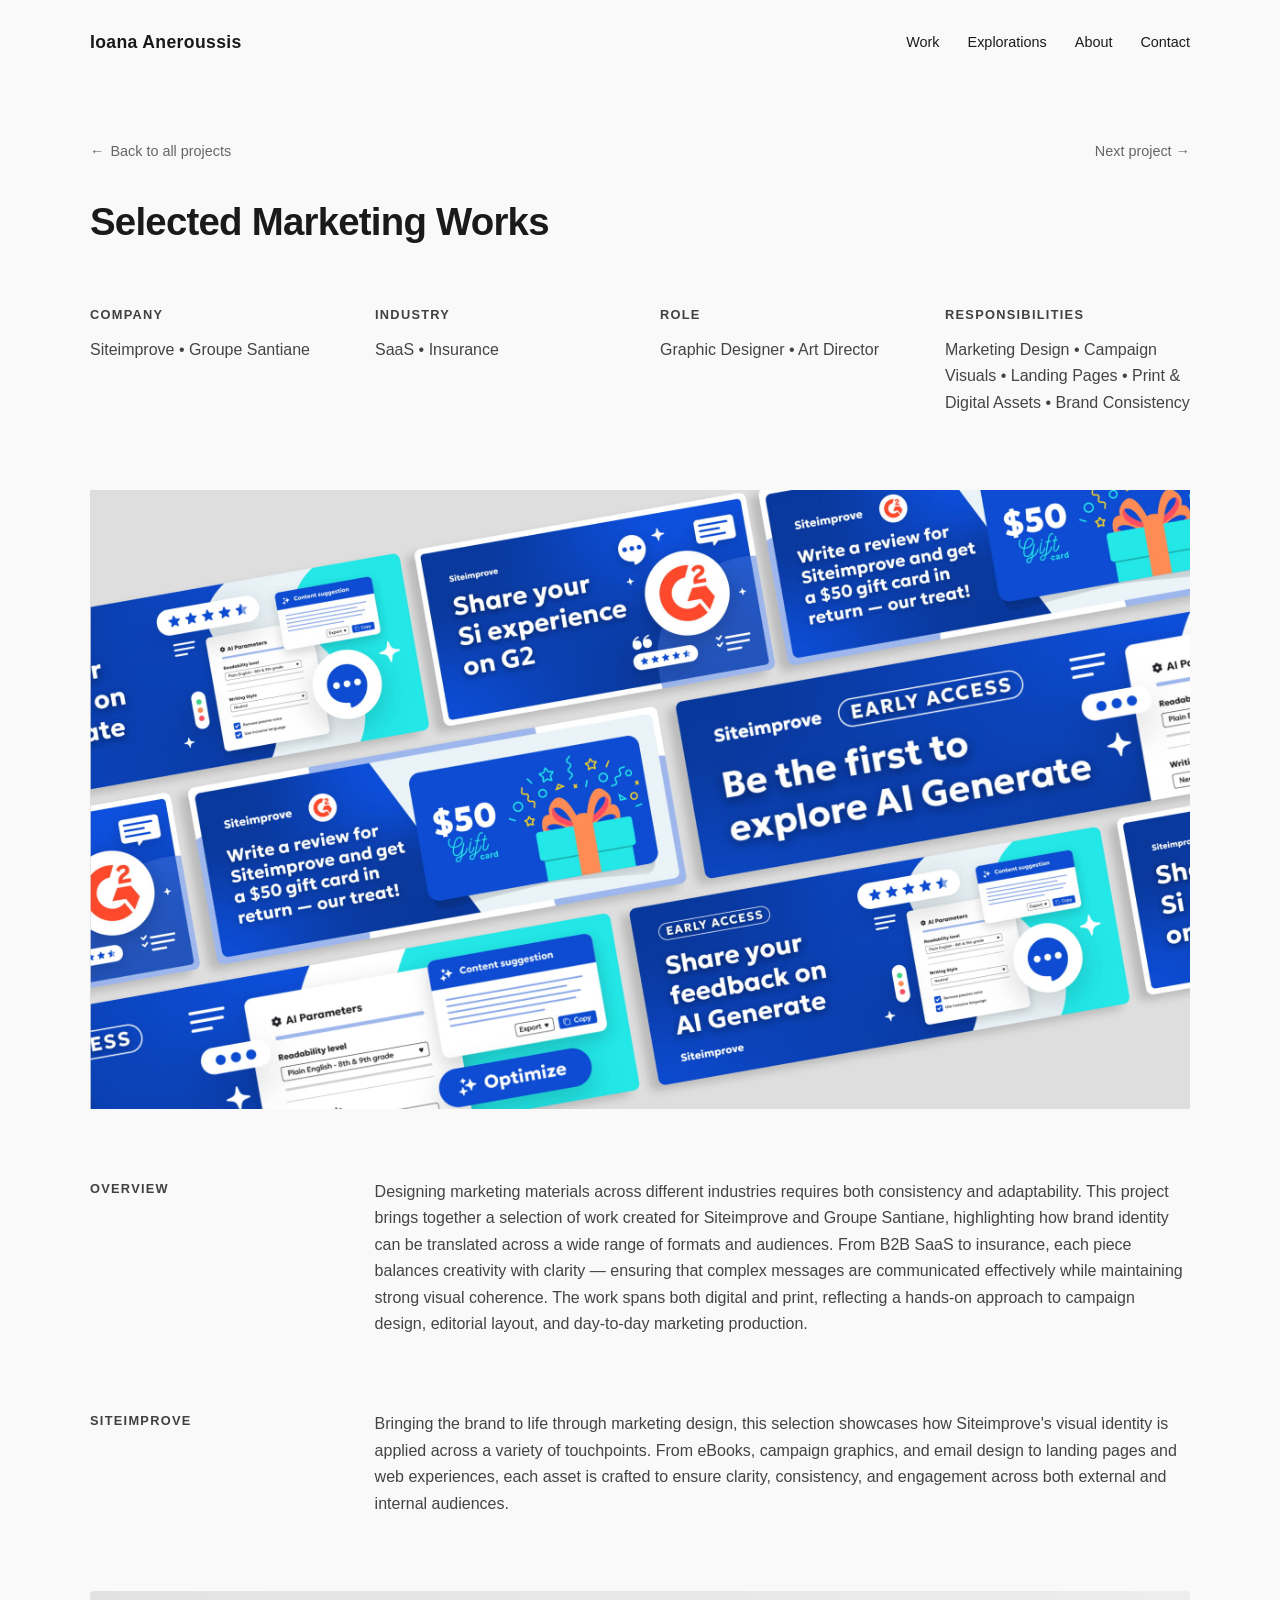
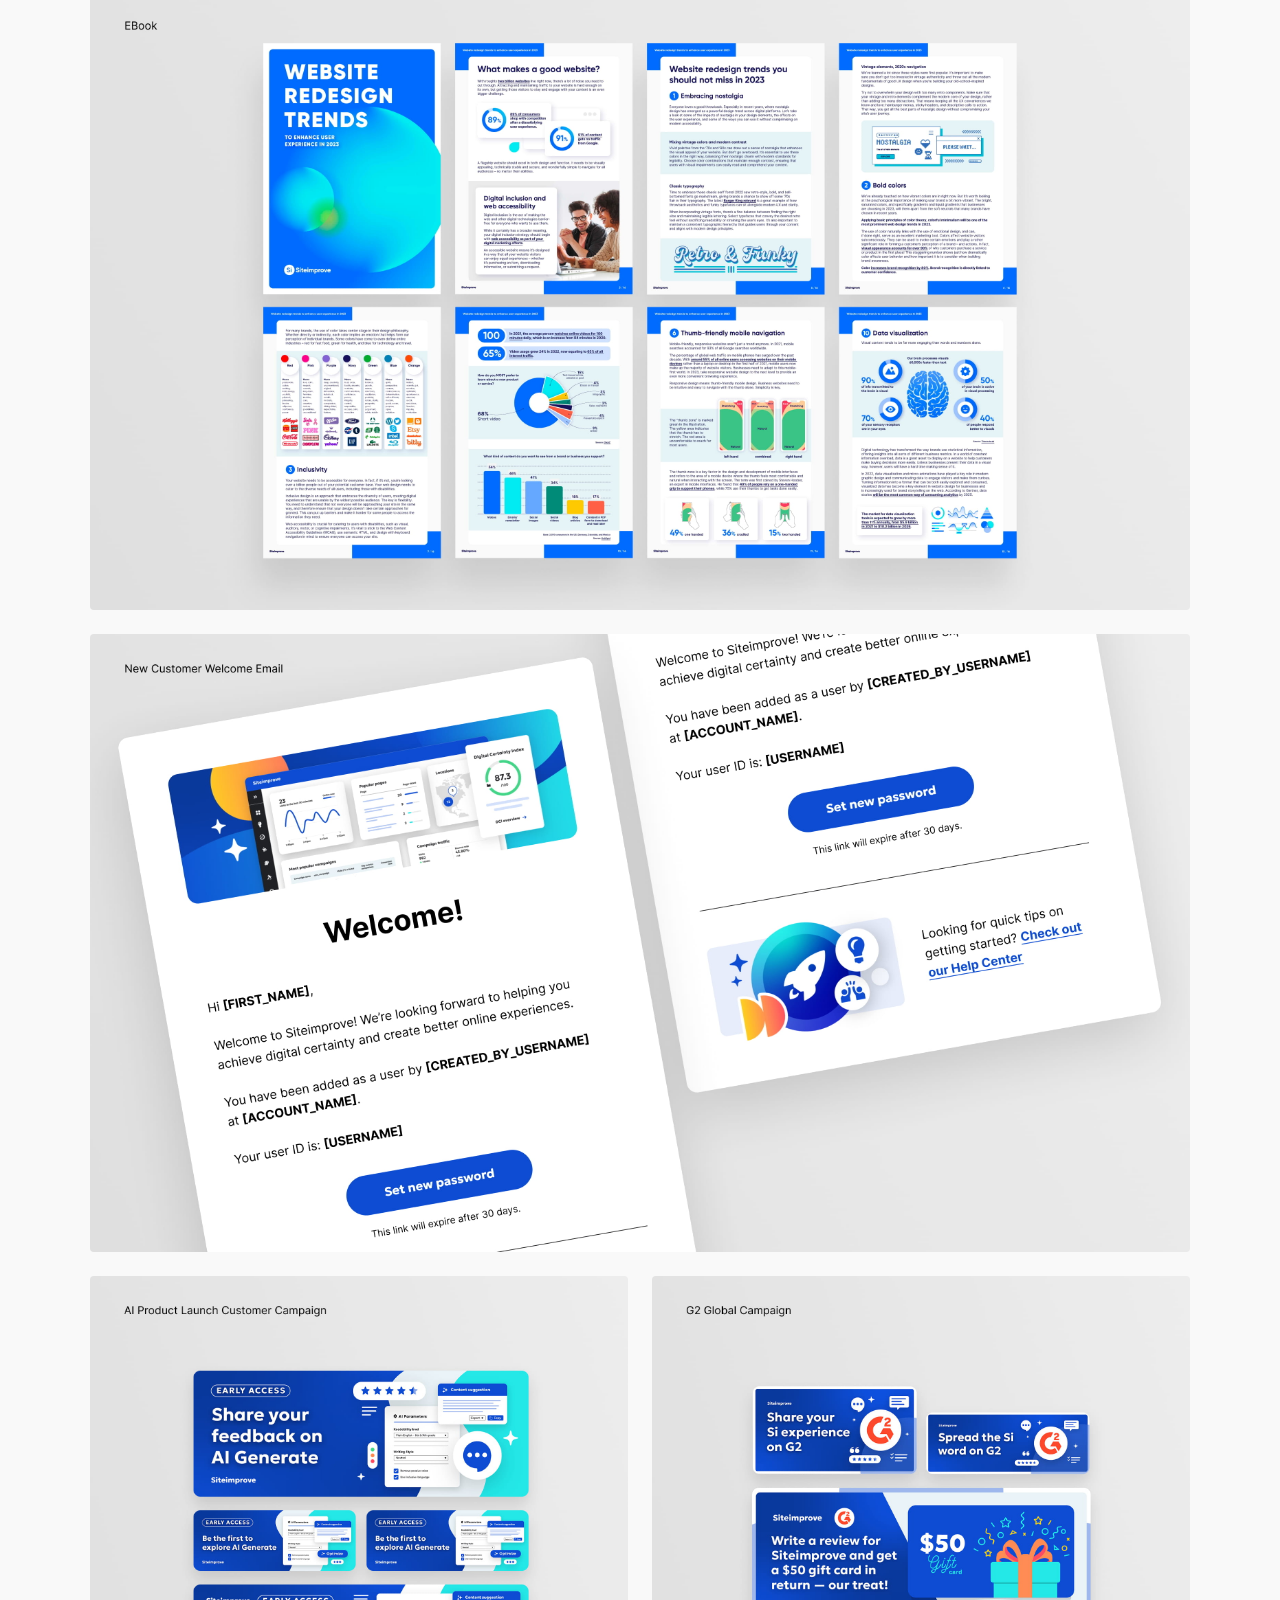
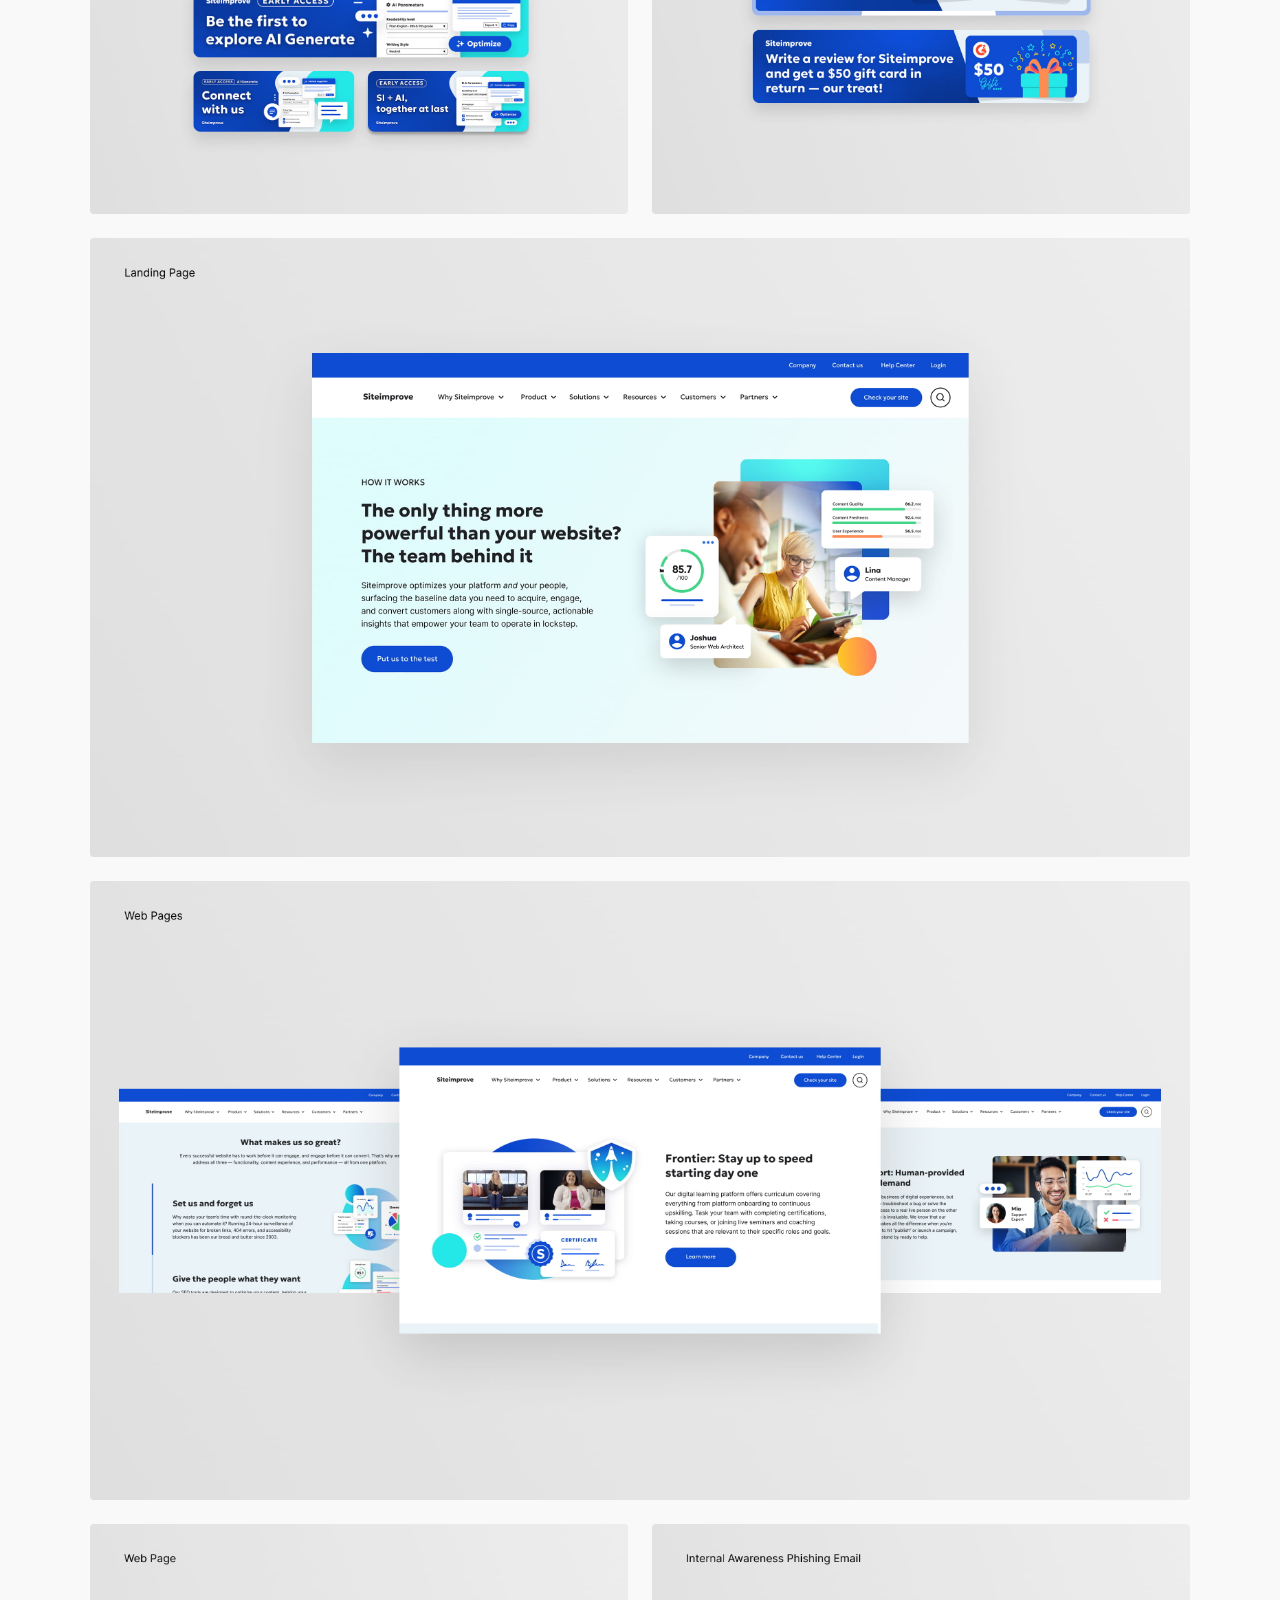
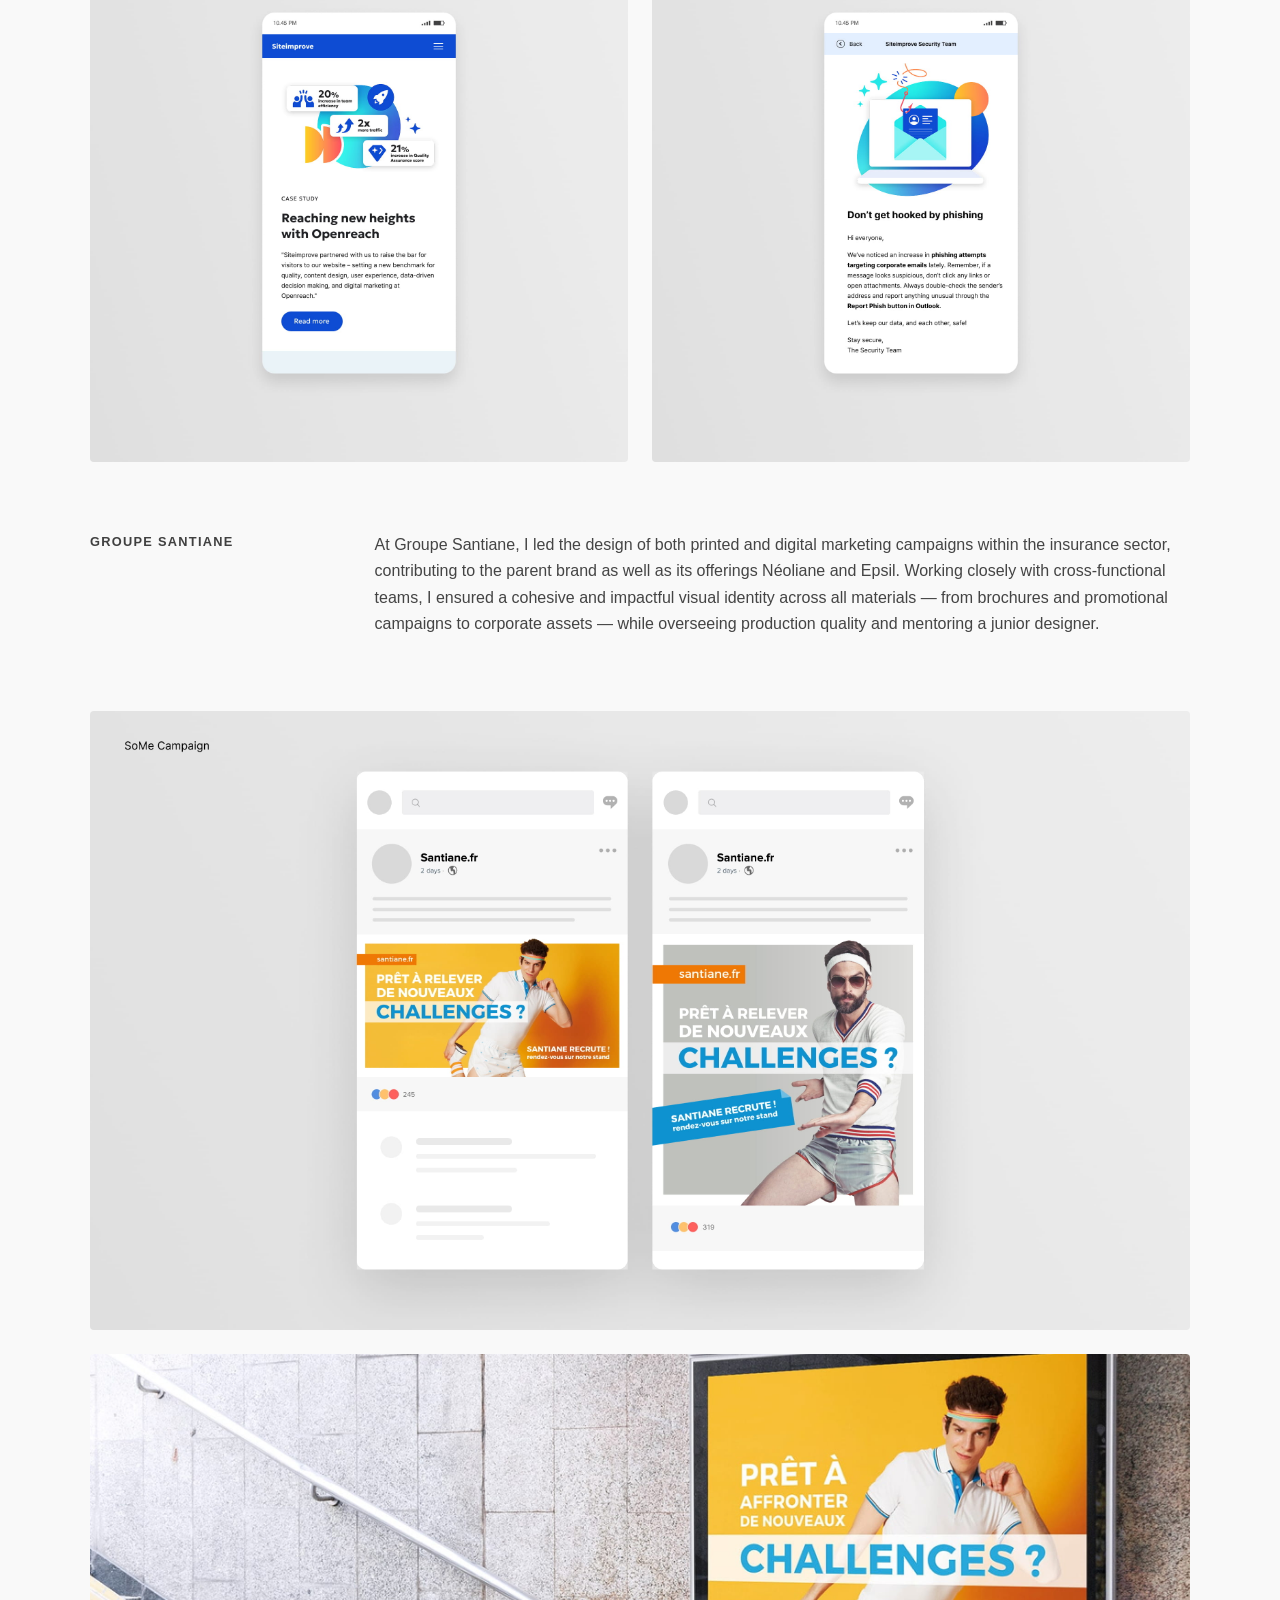
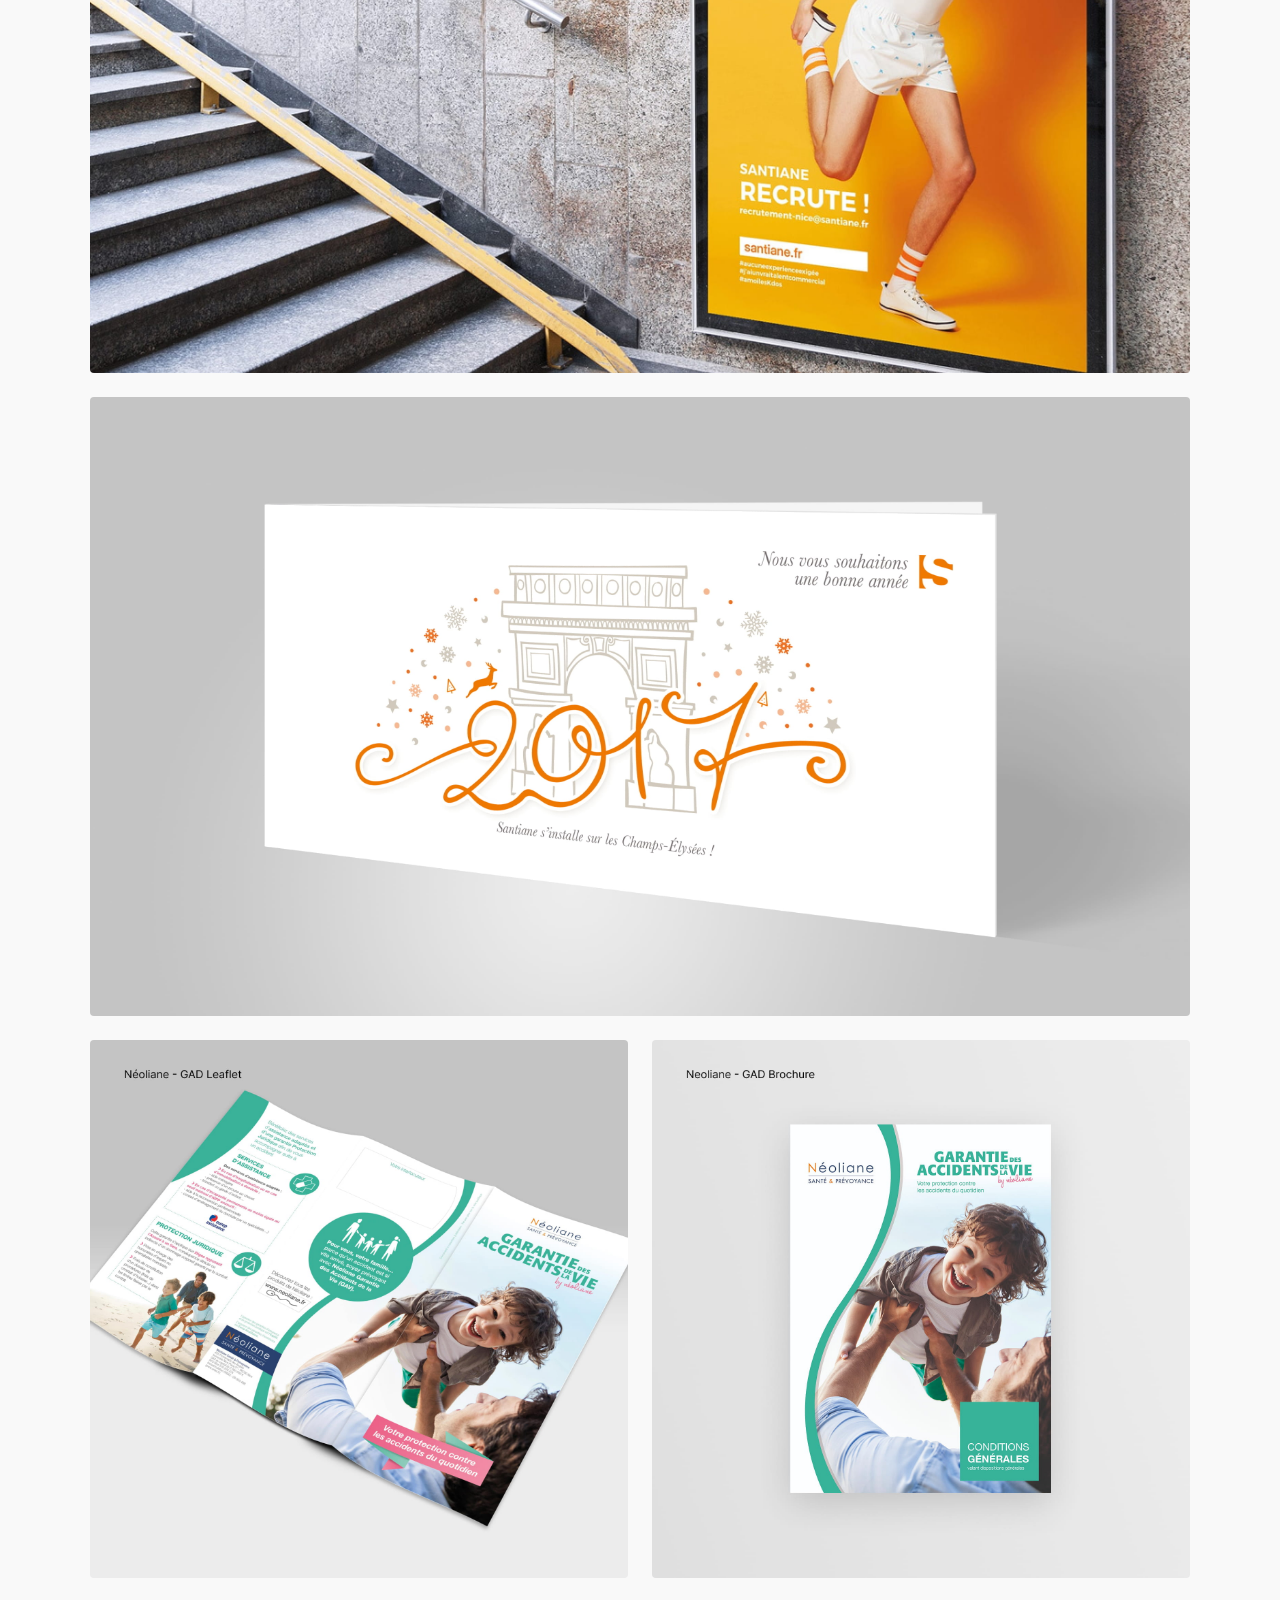
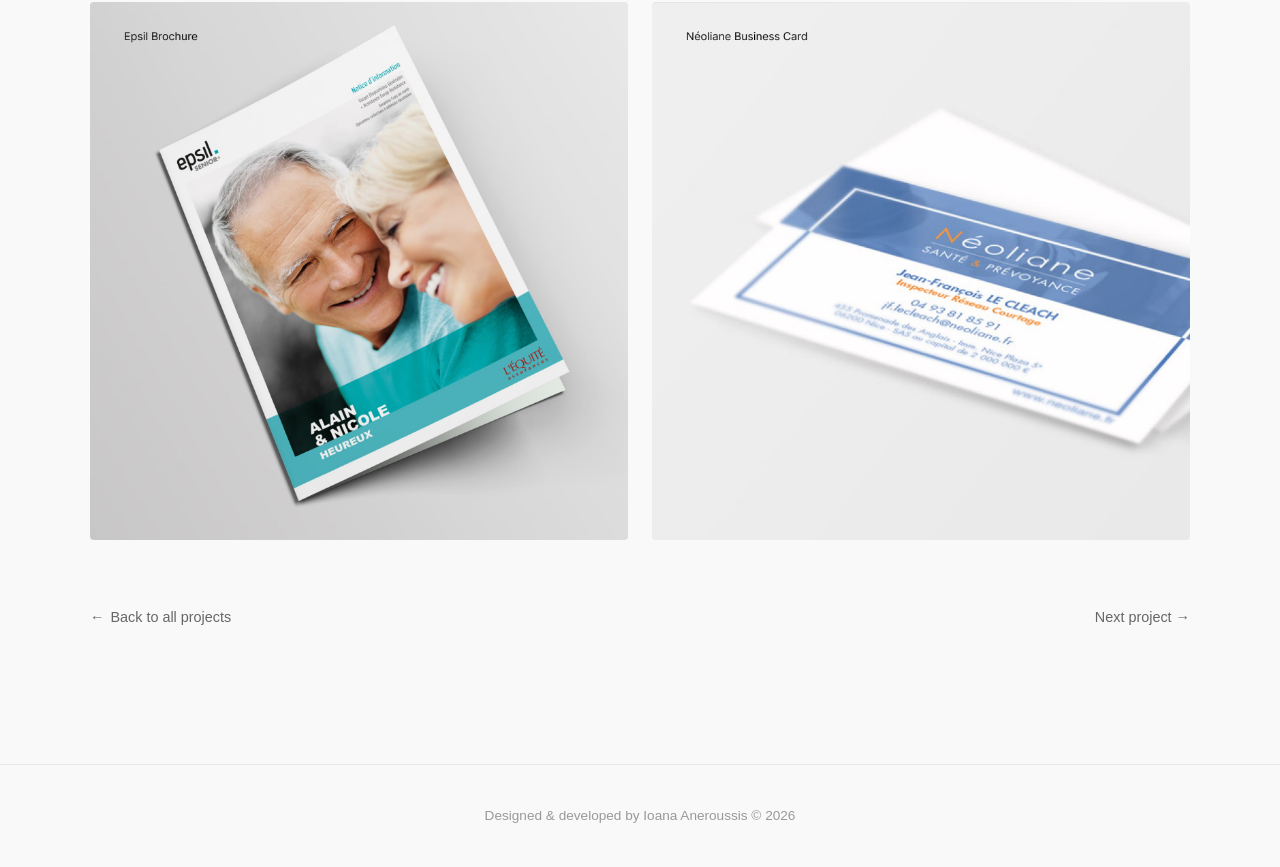
<file: projects/marketing-works.html>
<!DOCTYPE html>
<html lang="en">
<head>
  <meta charset="UTF-8">
  <meta name="viewport" content="width=device-width, initial-scale=1.0">
  <title>Marketing Design Across Brands | Ioana Aneroussis</title>
  <meta name="description" content="Showcasing marketing design work across Siteimprove and Groupe Santiane, including campaigns, web pages, emails, and print materials.">
  <link rel="icon" type="image/x-icon" href="../images/Favicon/ioana_favicon.ico">
  <link rel="stylesheet" href="../css/style.css">
</head>
<body>

  <!-- ====== Navigation ====== -->
  <nav class="site-nav">
    <a href="../index.html" class="logo">Ioana Aneroussis</a>

    <ul class="nav-links">
      <li><a href="../index.html">Work</a></li>
      <li><a href="../explorations.html">Explorations</a></li>
      <li><a href="../about.html">About</a></li>
      <li><a href="../contact.html">Contact</a></li>
    </ul>

    <button class="nav-toggle" aria-label="Toggle navigation">
      <span></span><span></span><span></span>
    </button>
  </nav>

  <!-- ====== Project Detail ====== -->
  <main class="project-detail container">

   <div class="project-nav fade-in">
      <a href="../index.html" class="back-link">
        <span>&larr;</span> 
        <span>Back to all projects</span>
      </a>
      <a href="wunderman.html" class="next-link">Next project &rarr;</a>
    </div>

    <!-- EDIT: Project 2 title -->
    <h1 class="fade-in">Selected Marketing Works</h1>

    <div class="project-info-four fade-in">
      <div>
        <h2>Company</h2>
        <p>Siteimprove • Groupe Santiane</p>
      </div>
      <div>
        <h2>Industry</h2>
        <p>SaaS • Insurance</p>
      </div>
      <div>
        <h2>Role</h2>
        <p>Graphic Designer • Art Director</p>
      </div>
      <div>
        <h2>Responsibilities</h2>
        <p>Marketing Design • Campaign Visuals • Landing Pages • Print &amp; Digital Assets • Brand Consistency</p>
      </div>
    </div>

    <div class="header-image gallery-image fade-in">
      <img src="../images/Project2/Project2_Image_Header_Mockup.jpg" alt="Collage of marketing materials designed for Siteimprove">
    </div>

    <div class="project-info-aside fade-in">
      <div>
        <h2>Overview</h2>
      </div>
      <div> 
        <p>Designing marketing materials across different industries requires both consistency and adaptability. This project brings together a selection of work created for Siteimprove and Groupe Santiane, highlighting how brand identity can be translated across a wide range of formats and audiences.
From B2B SaaS to insurance, each piece balances creativity with clarity — ensuring that complex messages are communicated effectively while maintaining strong visual coherence. The work spans both digital and print, reflecting a hands-on approach to campaign design, editorial layout, and day-to-day marketing production.</p>
      </div>
    </div>

    <div class="project-info-aside fade-in">
      <div>
        <h2>Siteimprove</h2>
      </div>
      <div> <p>Bringing the brand to life through marketing design, this selection showcases how Siteimprove's visual identity is applied across a variety of touchpoints. From eBooks, campaign graphics, and email design to landing pages and web experiences, each asset is crafted to ensure clarity, consistency, and engagement across both external and internal audiences.</p>
      </div>
    </div>

    <div class="project-gallery">
      <!-- <h2>Project Images</h2> -->
      <div class="gallery-grid">

        <div class="gallery-image fade-in">
          <img src="../images/Project2/Project2_Image1_eBook.jpg" alt="eBook design for Siteimprove titled 'Website Redesign Trends'">
        </div>

        <div class="gallery-image fade-in">
          <img src="../images/Project2/Project2_Image2_Email.jpg" alt="Email marketing template designed for Siteimprove new customers">
        </div>

        <div class="gallery-two-square fade-in">
          <div class="square-image">
            <img src="../images/Project2/Project2_Image3a_Campaign.jpg" alt="AI Product Launch Customer Campaign visuals for Siteimprove">
          </div>
          <div class="square-image">
            <img src="../images/Project2/Project2_Image3b_Campaign.jpg" alt="G2 Global campaign visuals for Siteimprove">
          </div>
        </div>

        <div class="gallery-image fade-in">
          <img src="../images/Project2/Project2_Image4_LandingPage.jpg" alt="Landing page design for Siteimprove website">
        </div>

        <div class="gallery-image fade-in">
          <img src="../images/Project2/Project2_Image5_WebPages.jpg" alt="Web page designs for Siteimprove website">
        </div>

        <div class="gallery-two-square fade-in">
          <div class="square-image">
            <img src="../images/Project2/Project2_Image6a_WebPage.jpg" alt="Web page design for Siteimprove website">
          </div>
          <div class="square-image">
            <img src="../images/Project2/Project2_Image6b_Phishing.jpg" alt="Internal Phishing awareness email design">
          </div>
        </div>

      </div>
    </div>

    <div class="project-info-aside fade-in">
      <div>
        <h2>Groupe Santiane</h2>
      </div>
      <div> <p>At Groupe Santiane, I led the design of both printed and digital marketing campaigns within the insurance sector, contributing to the parent brand as well as its offerings Néoliane and Epsil. Working closely with cross-functional teams, I ensured a cohesive and impactful visual identity across all materials — from brochures and promotional campaigns to corporate assets — while overseeing production quality and mentoring a junior designer.</p>
      </div>
    </div>

    <div class="project-gallery">
      <!-- <h2>Project Images</h2> -->
      <div class="gallery-grid">

        <div class="gallery-image fade-in">
          <img src="../images/Project2/Project2_Image7_SoMe.jpg" alt="Social media recruiting campaign visuals for Groupe Santiane">
        </div>

        <div class="gallery-image fade-in">
          <img src="../images/Project2/Project2_Image8_Poster.jpg" alt="Promotional poster design for Groupe Santiane">
        </div>

        <div class="gallery-image fade-in">
          <img src="../images/Project2/Project2_Image9_Card.jpg" alt="New Year card design for Groupe Santiane">
        </div>

        <div class="gallery-two-square fade-in">
          <div class="square-image">
            <img src="../images/Project2/Project2_Image10a_Leaflet.jpg" alt="Promotional leaflet design for Neoliane insurance 'Garanties des accidents de la vie'">
          </div>
          <div class="square-image">
            <img src="../images/Project2/Project2_Image10b_NeolianeBrochure.jpg" alt="Néoliane brochure design 'Garanties des accidents de la vie'">
          </div>
        </div>

        <div class="gallery-two-square fade-in">
          <div class="square-image">
            <img src="../images/Project2/Project2_Image11a_Epsil.jpg" alt="Epsil brochure design">
          </div>
          <div class="square-image">
            <img src="../images/Project2/Project2_Image11b_BusinessCard.jpg" alt="Business card design for Neoliane insurance">
          </div>
        </div>

      </div>
    </div>


   <div class="project-nav fade-in">
      <a href="../index.html" class="back-link">
        <span>&larr;</span> 
        <span>Back to all projects</span>
      </a>
      <a href="wunderman.html" class="next-link">Next project &rarr;</a>
    </div>

  </main>

  <!-- ====== Footer ====== -->
  <footer class="site-footer">
    <div class="container">
      <p>Designed &amp; developed by Ioana Aneroussis &copy; 2026</p>
    </div>
  </footer>

  <script src="../js/main.js"></script>
</body>
</html>
</file>
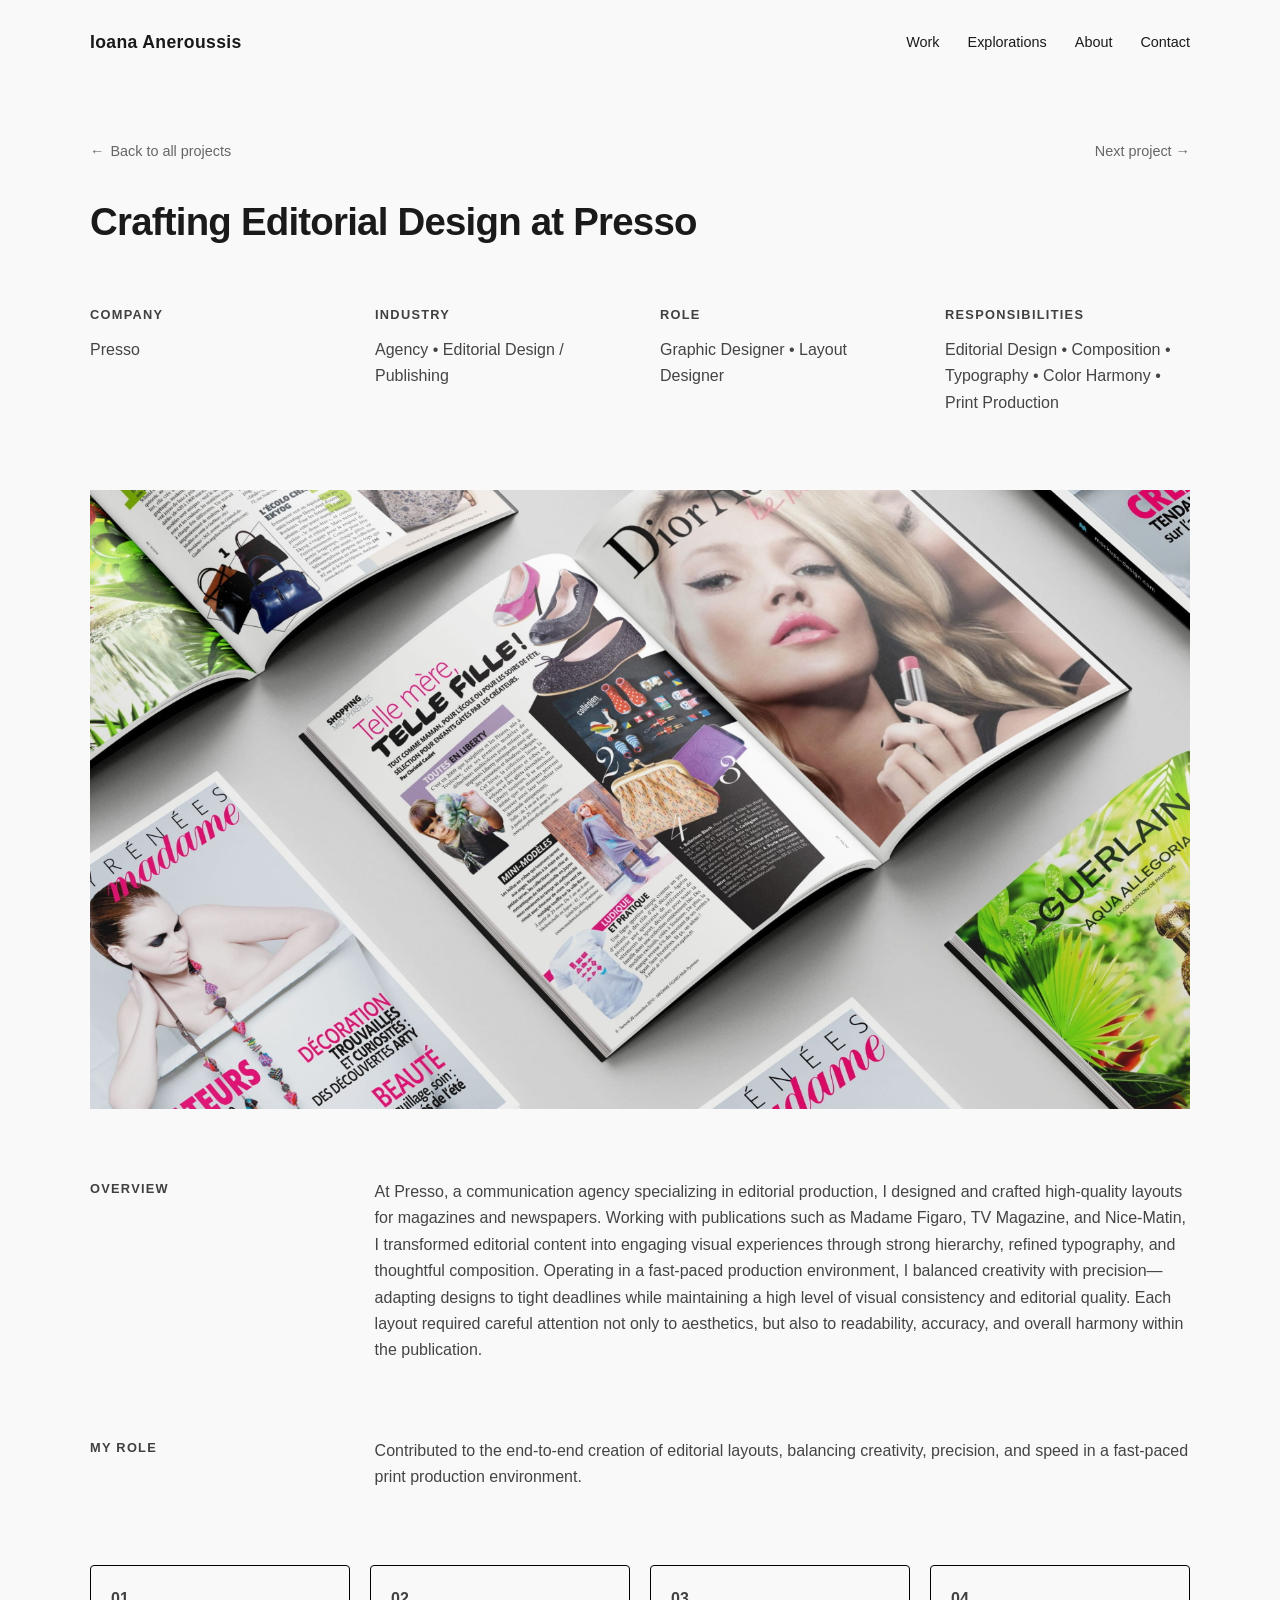
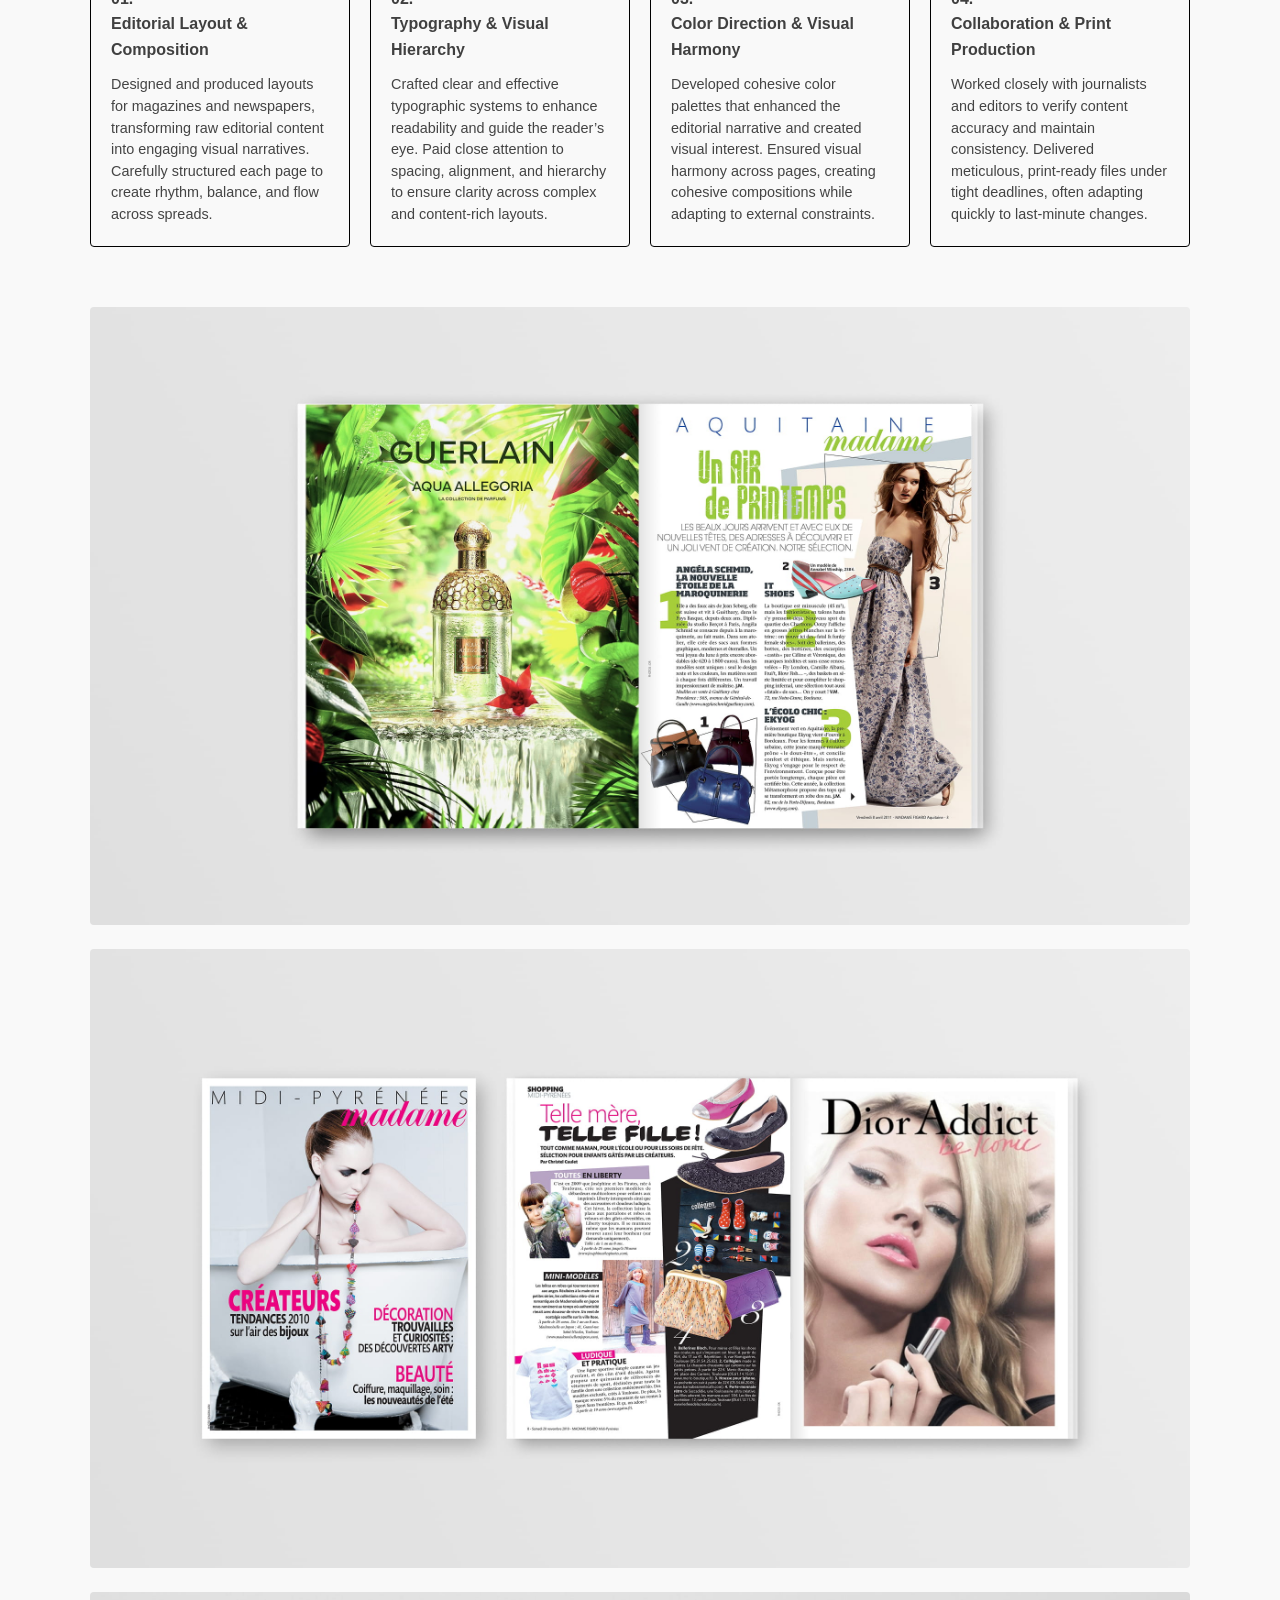
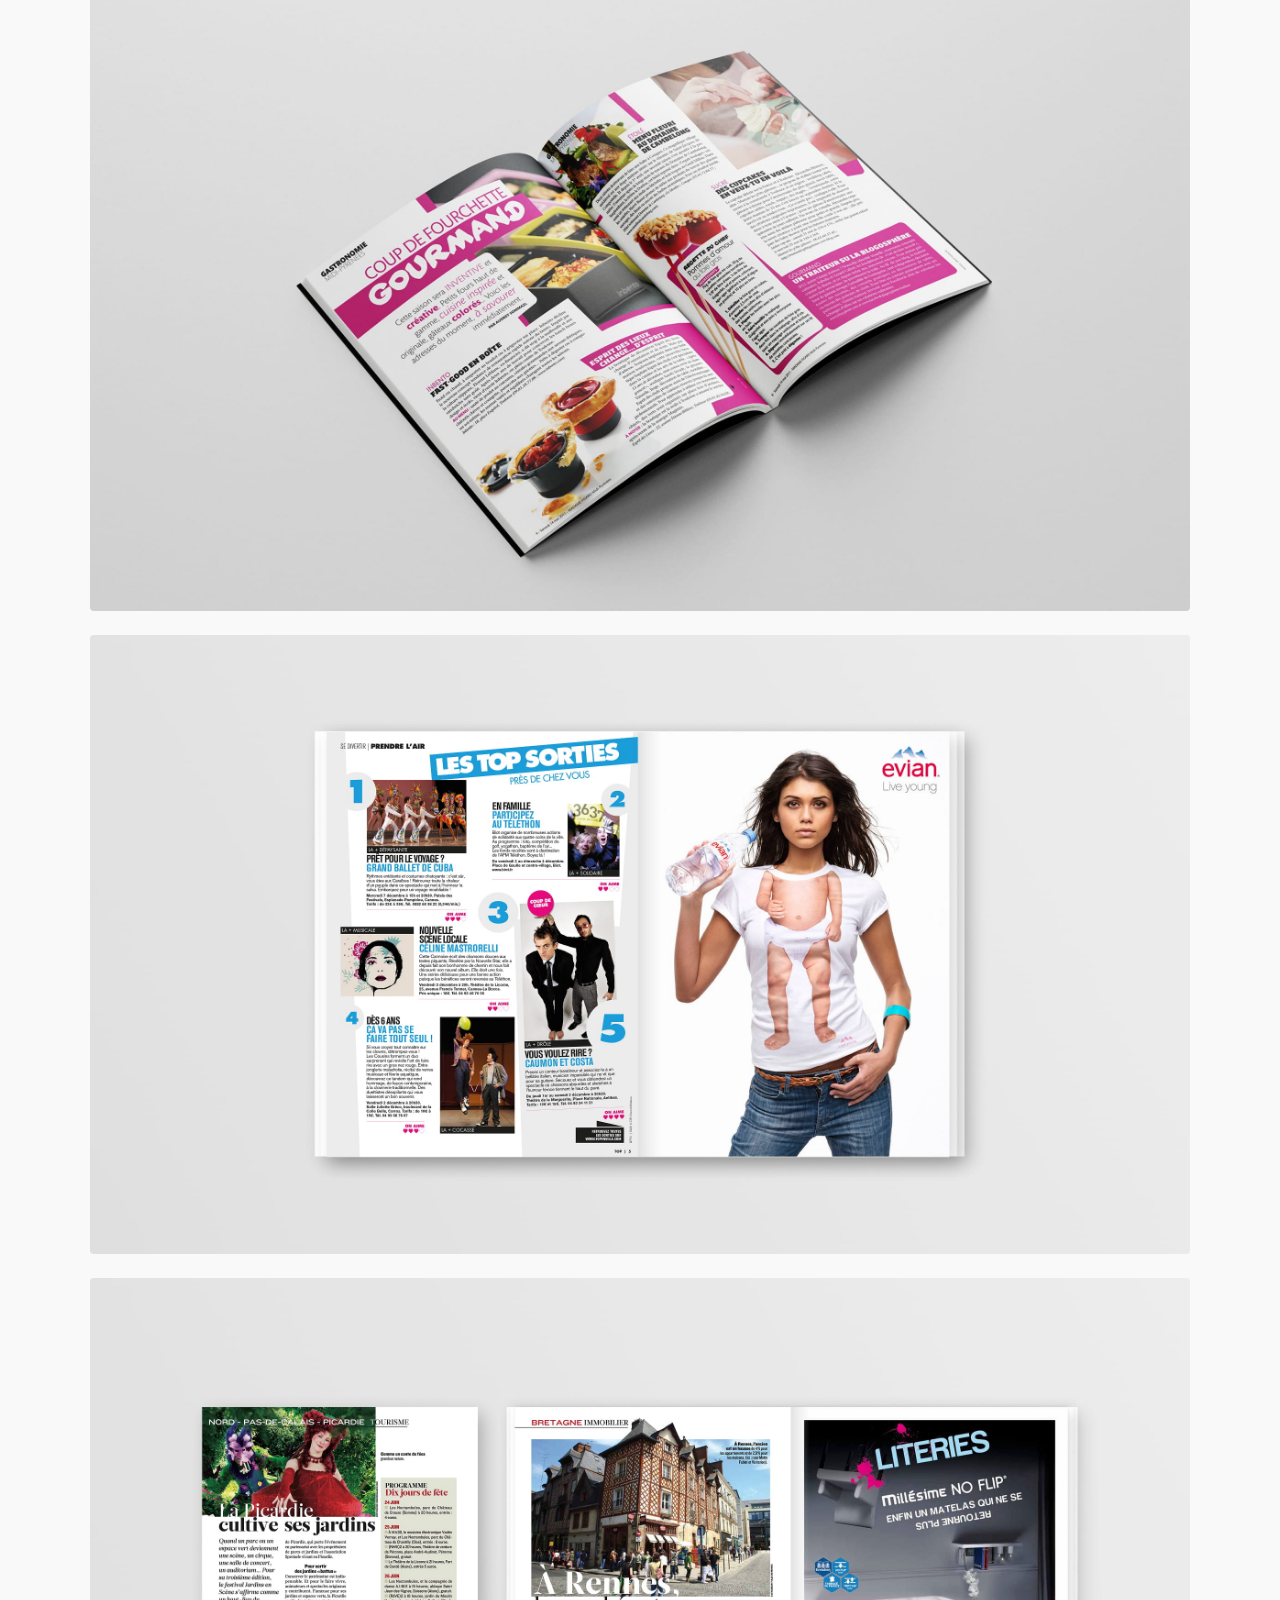
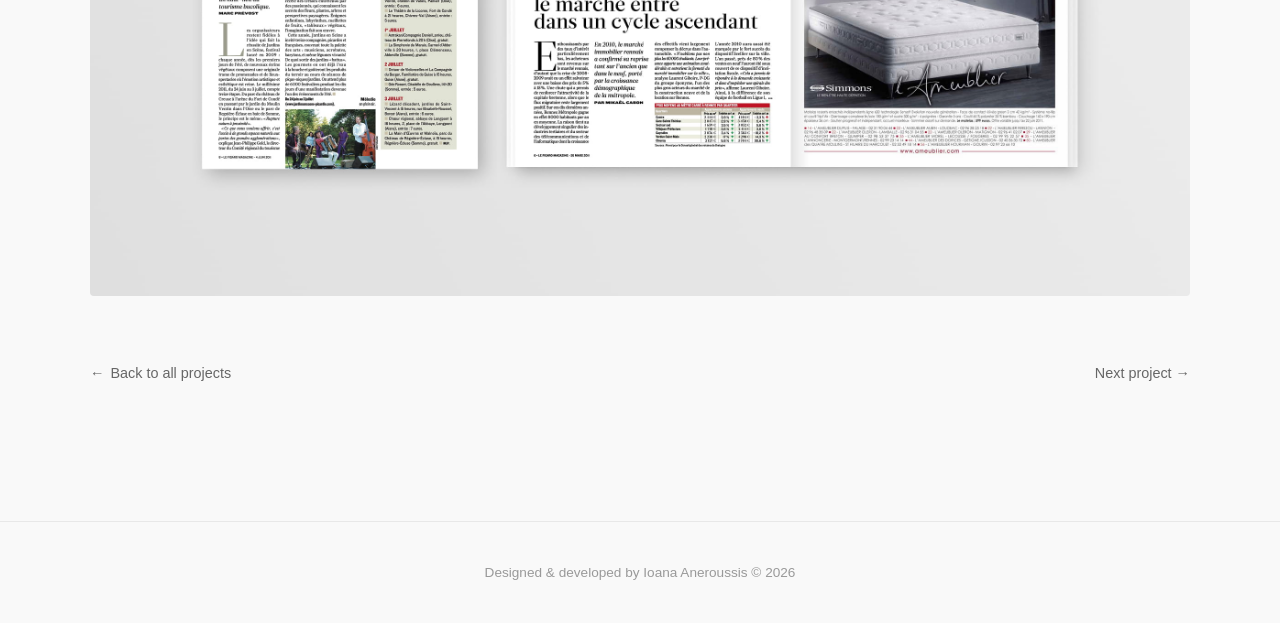
<file: projects/presso.html>
<!DOCTYPE html>
<html lang="en">
<head>
  <meta charset="UTF-8">
  <meta name="viewport" content="width=device-width, initial-scale=1.0">
  <title>Presso Editorial Design | Ioana Aneroussis</title>
  <meta name="description" content="Designing editorial layouts for magazines and newspapers at Presso, combining typography, composition, and color to create engaging print experiences.">
  <link rel="icon" type="image/x-icon" href="../images/Favicon/ioana_favicon.ico">
  <link rel="stylesheet" href="../css/style.css">
</head>
<body>

  <!-- ====== Navigation ====== -->
  <nav class="site-nav">
    <a href="../index.html" class="logo">Ioana Aneroussis</a>

    <ul class="nav-links">
      <li><a href="../index.html">Work</a></li>
      <li><a href="../explorations.html">Explorations</a></li>
      <li><a href="../about.html">About</a></li>
      <li><a href="../contact.html">Contact</a></li>
    </ul>

    <button class="nav-toggle" aria-label="Toggle navigation">
      <span></span><span></span><span></span>
    </button>
  </nav>

  <!-- ====== Project Detail ====== -->
  <main class="project-detail container">

   <div class="project-nav fade-in">
      <a href="../index.html" class="back-link">
        <span>&larr;</span> 
        <span>Back to all projects</span>
      </a>
      <a href="chronicare.html" class="next-link">Next project &rarr;</a>
    </div>

    <!-- EDIT: Project 4 title -->
    <h1 class="fade-in">Crafting Editorial Design at Presso</h1>

    <div class="project-info-four fade-in">
      <div>
        <h2>Company</h2>
        <p>Presso</p>
      </div>
      <div>
        <h2>Industry</h2>
        <p>Agency • Editorial Design / Publishing</p>
      </div>
      <div>
        <h2>Role</h2>
        <p>Graphic Designer • Layout Designer</p>
      </div>
      <div>
        <h2>Responsibilities</h2>
        <p>Editorial Design • Composition • Typography • Color Harmony • Print Production</p>
      </div>
    </div>

    <div class="header-image gallery-image fade-in">
      <img src="../images/Project4/Project4_Image_Header_Mockup.jpg" alt="Mockup of editorial design work for magazines and newspapers">
    </div>

   <div class="project-info-aside fade-in">
      <div>
        <h2>Overview</h2>
      </div>
      <div> <p>At Presso, a communication agency specializing in editorial production, I designed and crafted high-quality layouts for magazines and newspapers. Working with publications such as Madame Figaro, TV Magazine, and Nice-Matin, I transformed editorial content into engaging visual experiences through strong hierarchy, refined typography, and thoughtful composition.
Operating in a fast-paced production environment, I balanced creativity with precision—adapting designs to tight deadlines while maintaining a high level of visual consistency and editorial quality. Each layout required careful attention not only to aesthetics, but also to readability, accuracy, and overall harmony within the publication.</p>
      </div>
    </div>

    <div class="project-info-aside fade-in">
      <div>
        <h2>My Role</h2>
      </div>
      <div> <p>Contributed to the end-to-end creation of editorial layouts, balancing creativity, precision, and speed in a fast-paced print production environment.</p>
      </div>
    </div>

    <div class="project-info-four-bordered fade-in">
      <div>
        <h3>01.<br>Editorial Layout &amp; Composition</h3>
        <p>Designed and produced layouts for magazines and newspapers, transforming raw editorial content into engaging visual narratives. Carefully structured each page to create rhythm, balance, and flow across spreads.</p>
      </div>
      <div>
        <h3>02.<br>Typography &amp; Visual Hierarchy</h3>
        <p>Crafted clear and effective typographic systems to enhance readability and guide the reader’s eye. Paid close attention to spacing, alignment, and hierarchy to ensure clarity across complex and content-rich layouts.</p>
      </div>
      <div>
        <h3>03.<br>Color Direction &amp; Visual Harmony</h3>
        <p>Developed cohesive color palettes that enhanced the editorial narrative and created visual interest. Ensured visual harmony across pages, creating cohesive compositions while adapting to external constraints.</p>
      </div>
      <div>
        <h3>04.<br>Collaboration &amp; Print Production</h3>
        <p>Worked closely with journalists and editors to verify content accuracy and maintain consistency. Delivered meticulous, print-ready files under tight deadlines, often adapting quickly to last-minute changes.</p>
      </div>
    </div>


    <div class="project-gallery">
      <!-- <h2>Project Images</h2> -->
      <div class="gallery-grid">

        <div class="gallery-image fade-in">
          <img src="../images/Project4/Project4_Image1_MF.jpg" alt="Magazine layout design for Madame Figaro. Theme: Spring Fashion Trends">
        </div>

        <div class="gallery-image fade-in">
          <img src="../images/Project4/Project4_Image2_MF.jpg" alt="Additional Madame Figaro editorial design. Theme: Mother and Daughter Trends">
        </div>

        <div class="gallery-image fade-in">
          <img src="../images/Project4/Project4_Image3_MF.jpg" alt="Editorial layout for Madame Figaro publication. Theme: Creative Gastronomy">
        </div>

        <div class="gallery-image fade-in">
          <img src="../images/Project4/Project4_Image4_Top.jpg" alt="Magazine design for Top 06 publication. Theme: Top things to do in Nice and surrounding areas">
        </div>

        <div class="gallery-image fade-in">
          <img src="../images/Project4/Project4_Image5_FM.jpg" alt="Editorial design for Figaro Magazine. Theme: Garden and property costs">
        </div>

    </div>

   <div class="project-nav fade-in">
      <a href="../index.html" class="back-link">
        <span>&larr;</span> 
        <span>Back to all projects</span>
      </a>
      <a href="chronicare.html" class="next-link">Next project &rarr;</a>
    </div>

  </main>

  <!-- ====== Footer ====== -->
  <footer class="site-footer">
    <div class="container">
      <p>Designed &amp; developed by Ioana Aneroussis &copy; 2026</p>
    </div>
  </footer>

  <script src="../js/main.js"></script>
</body>
</html>
</file>
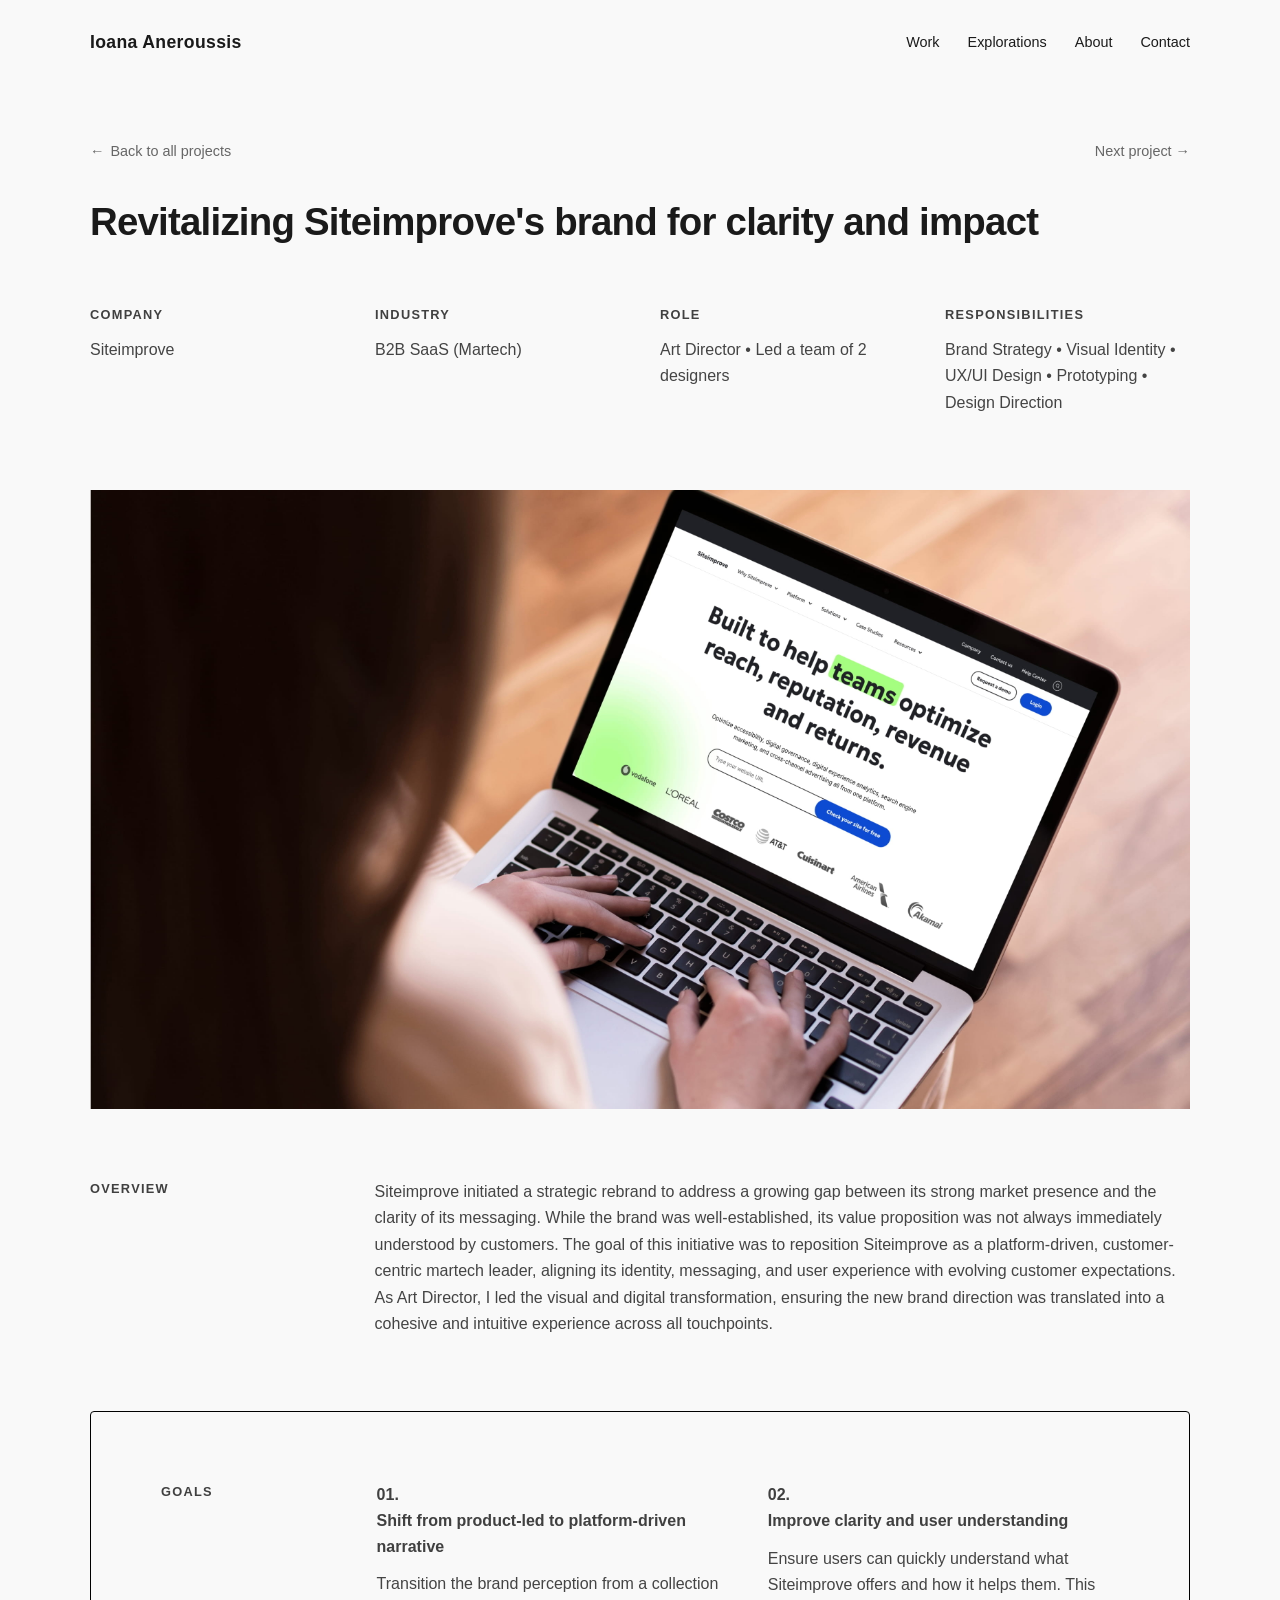
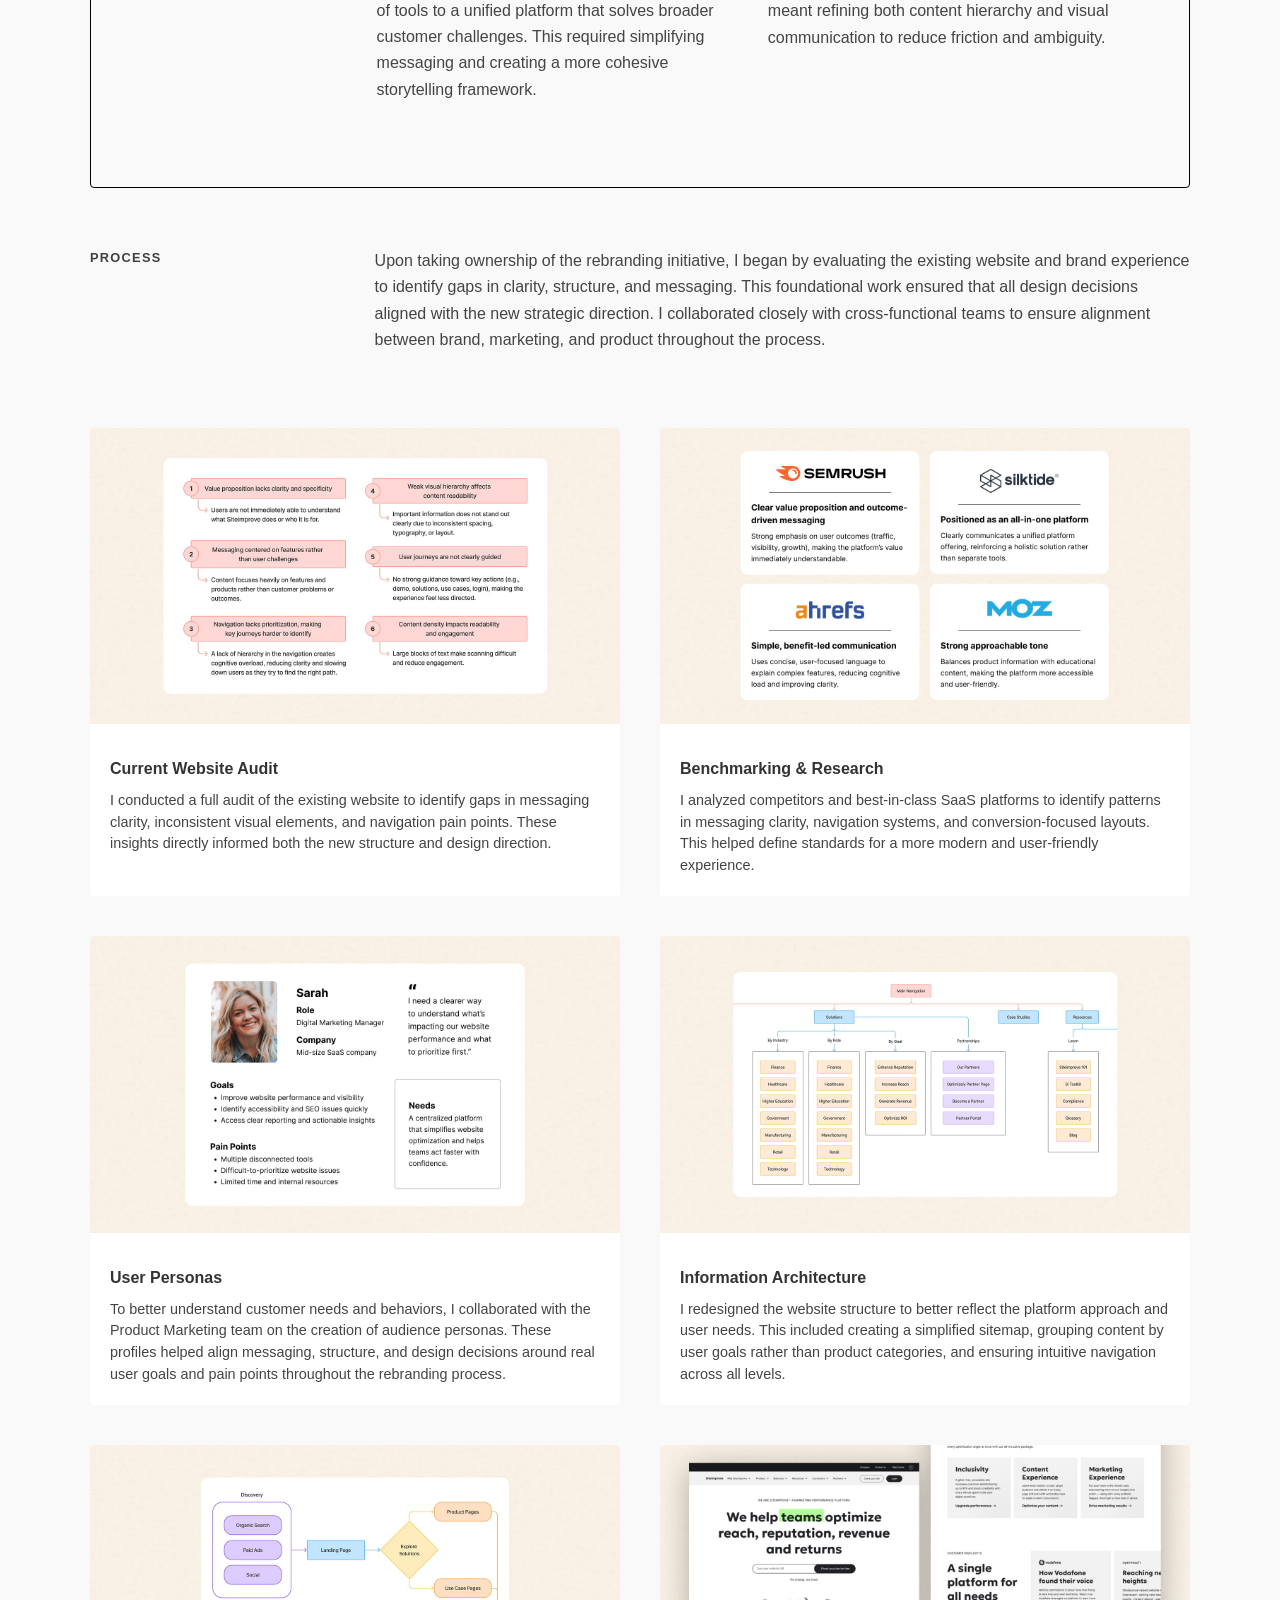
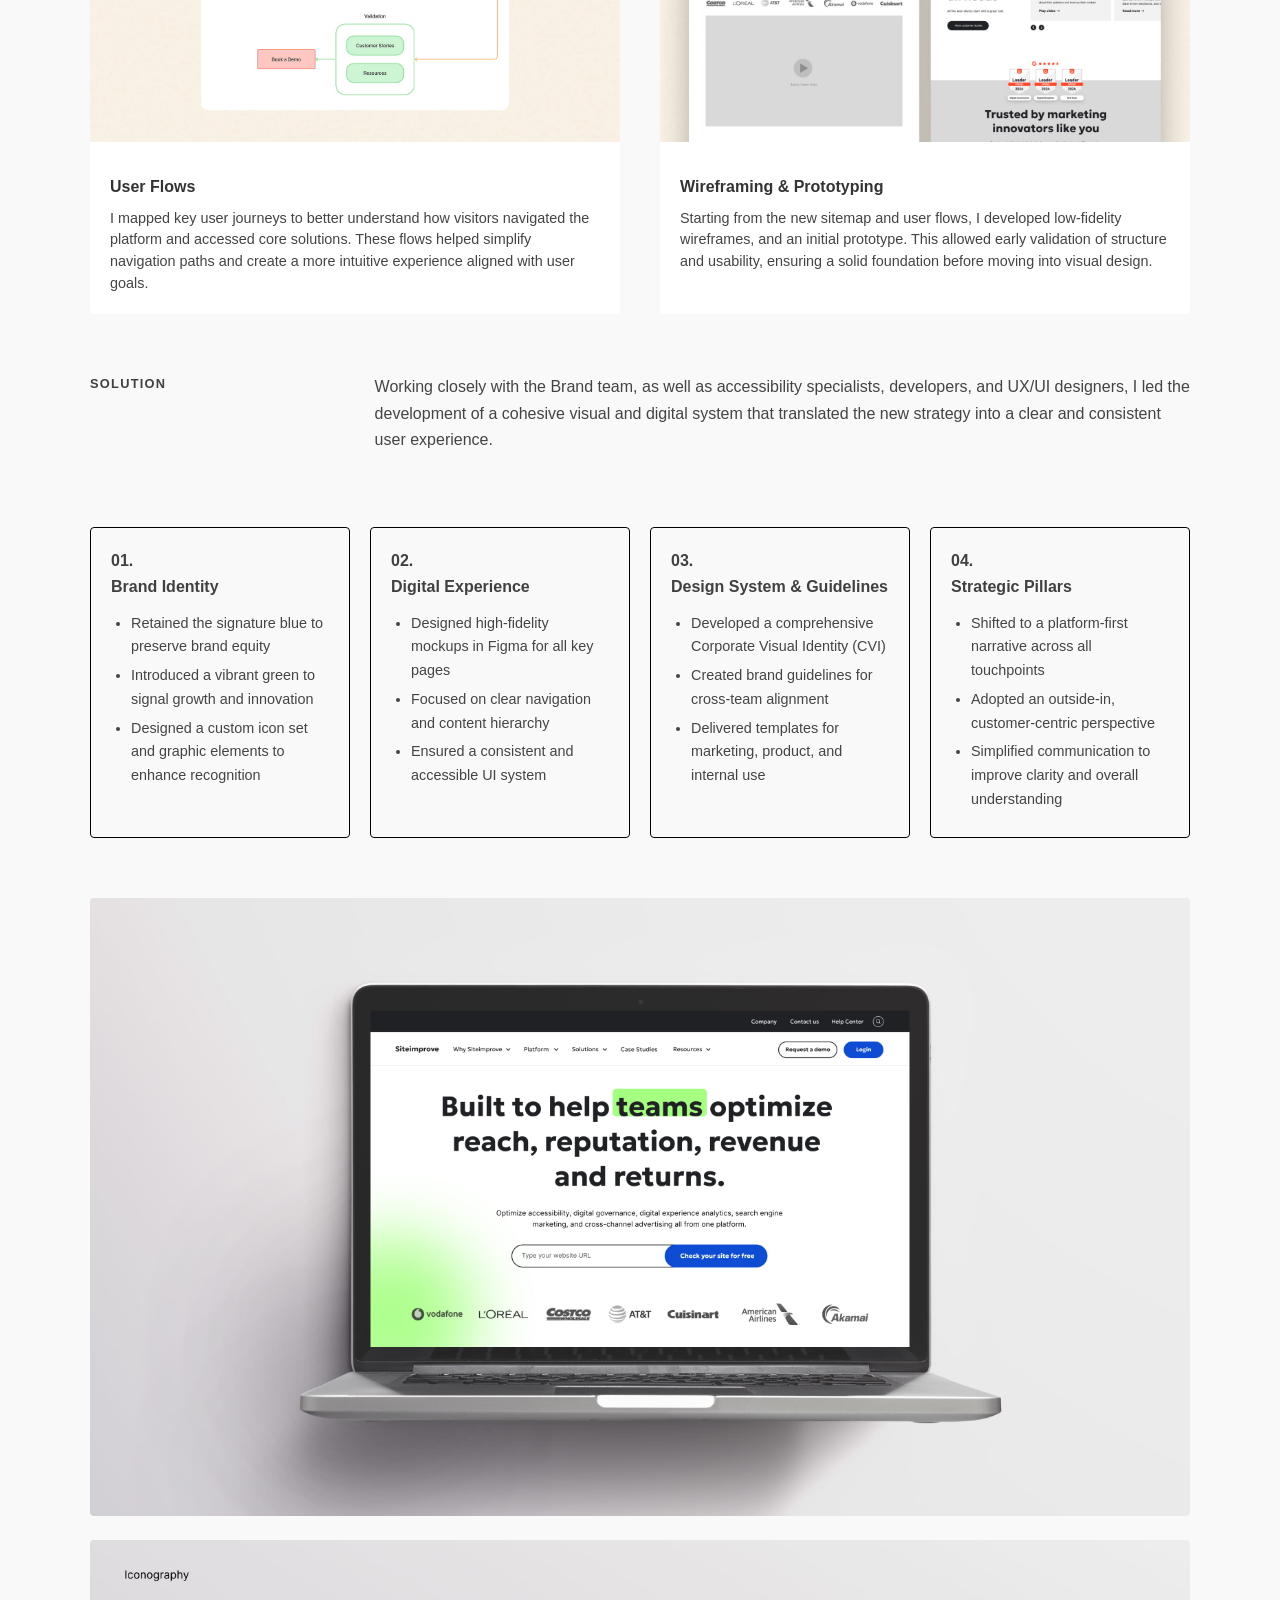
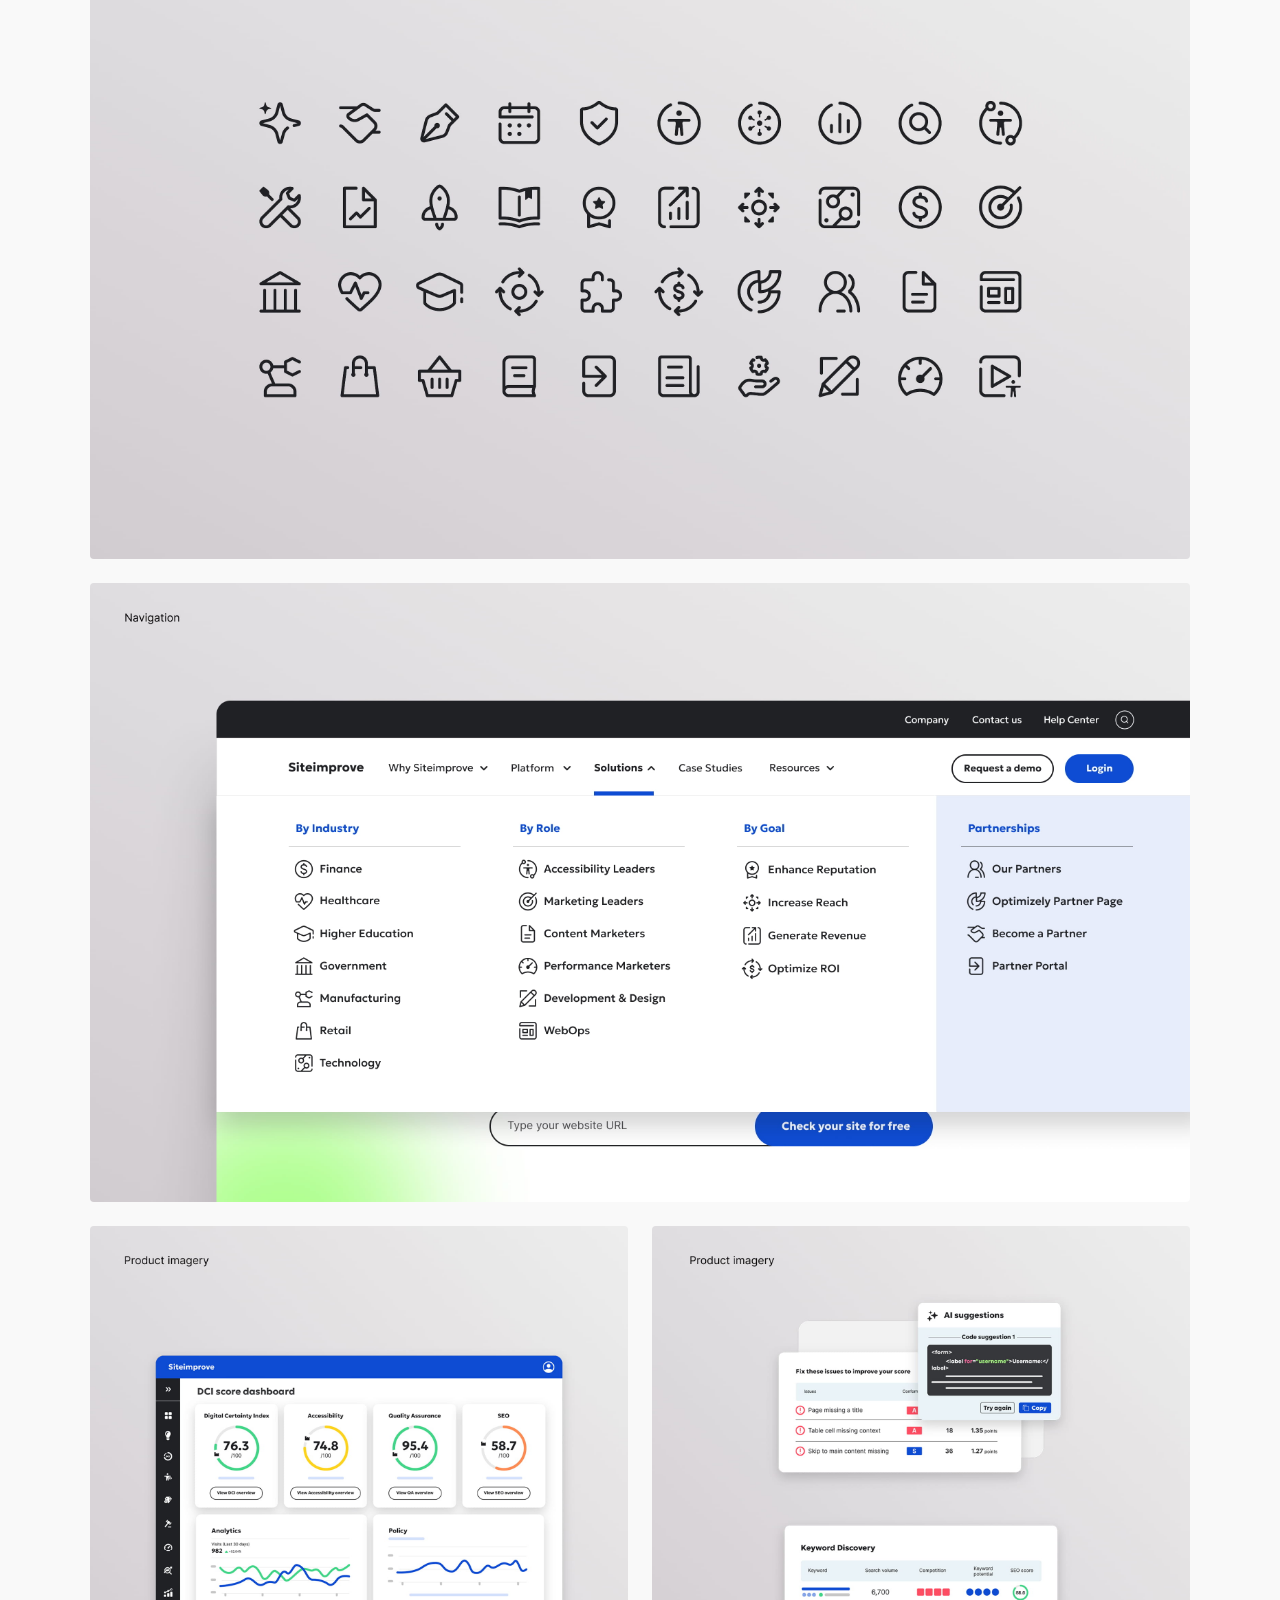
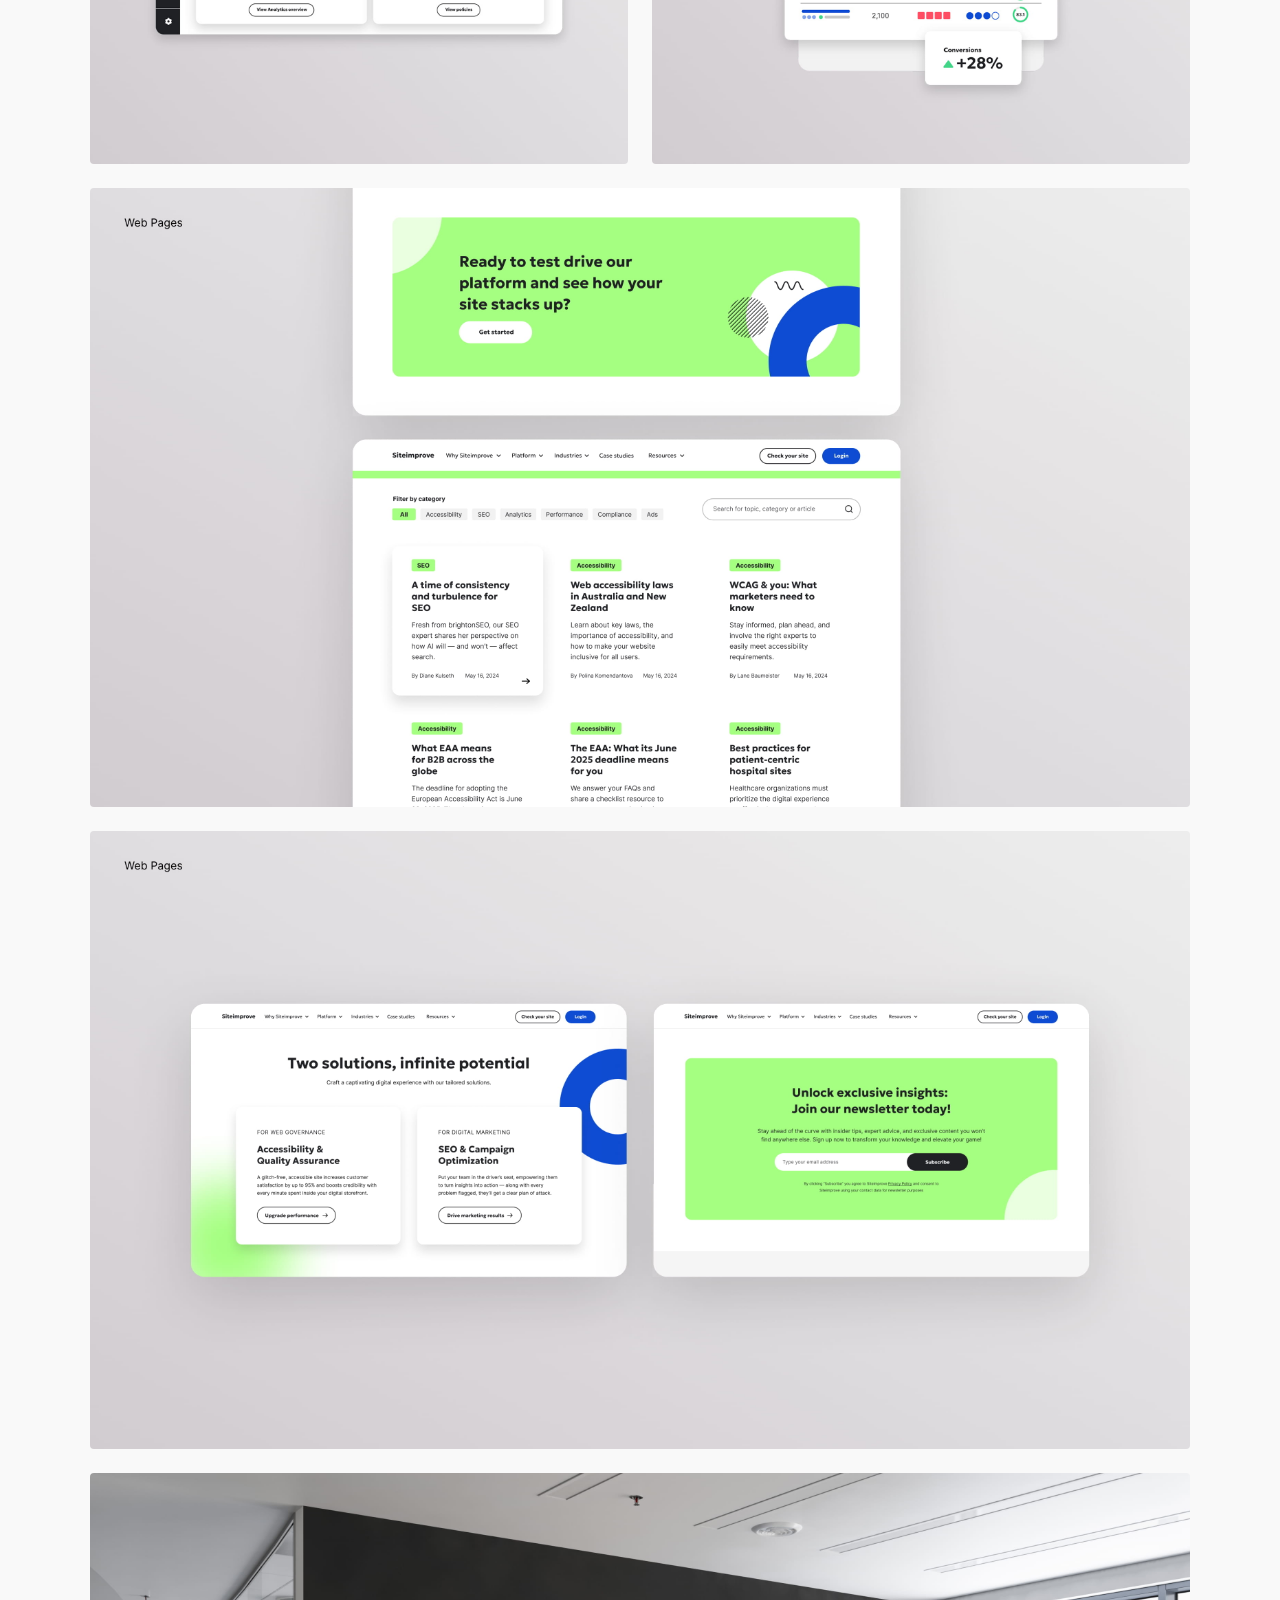
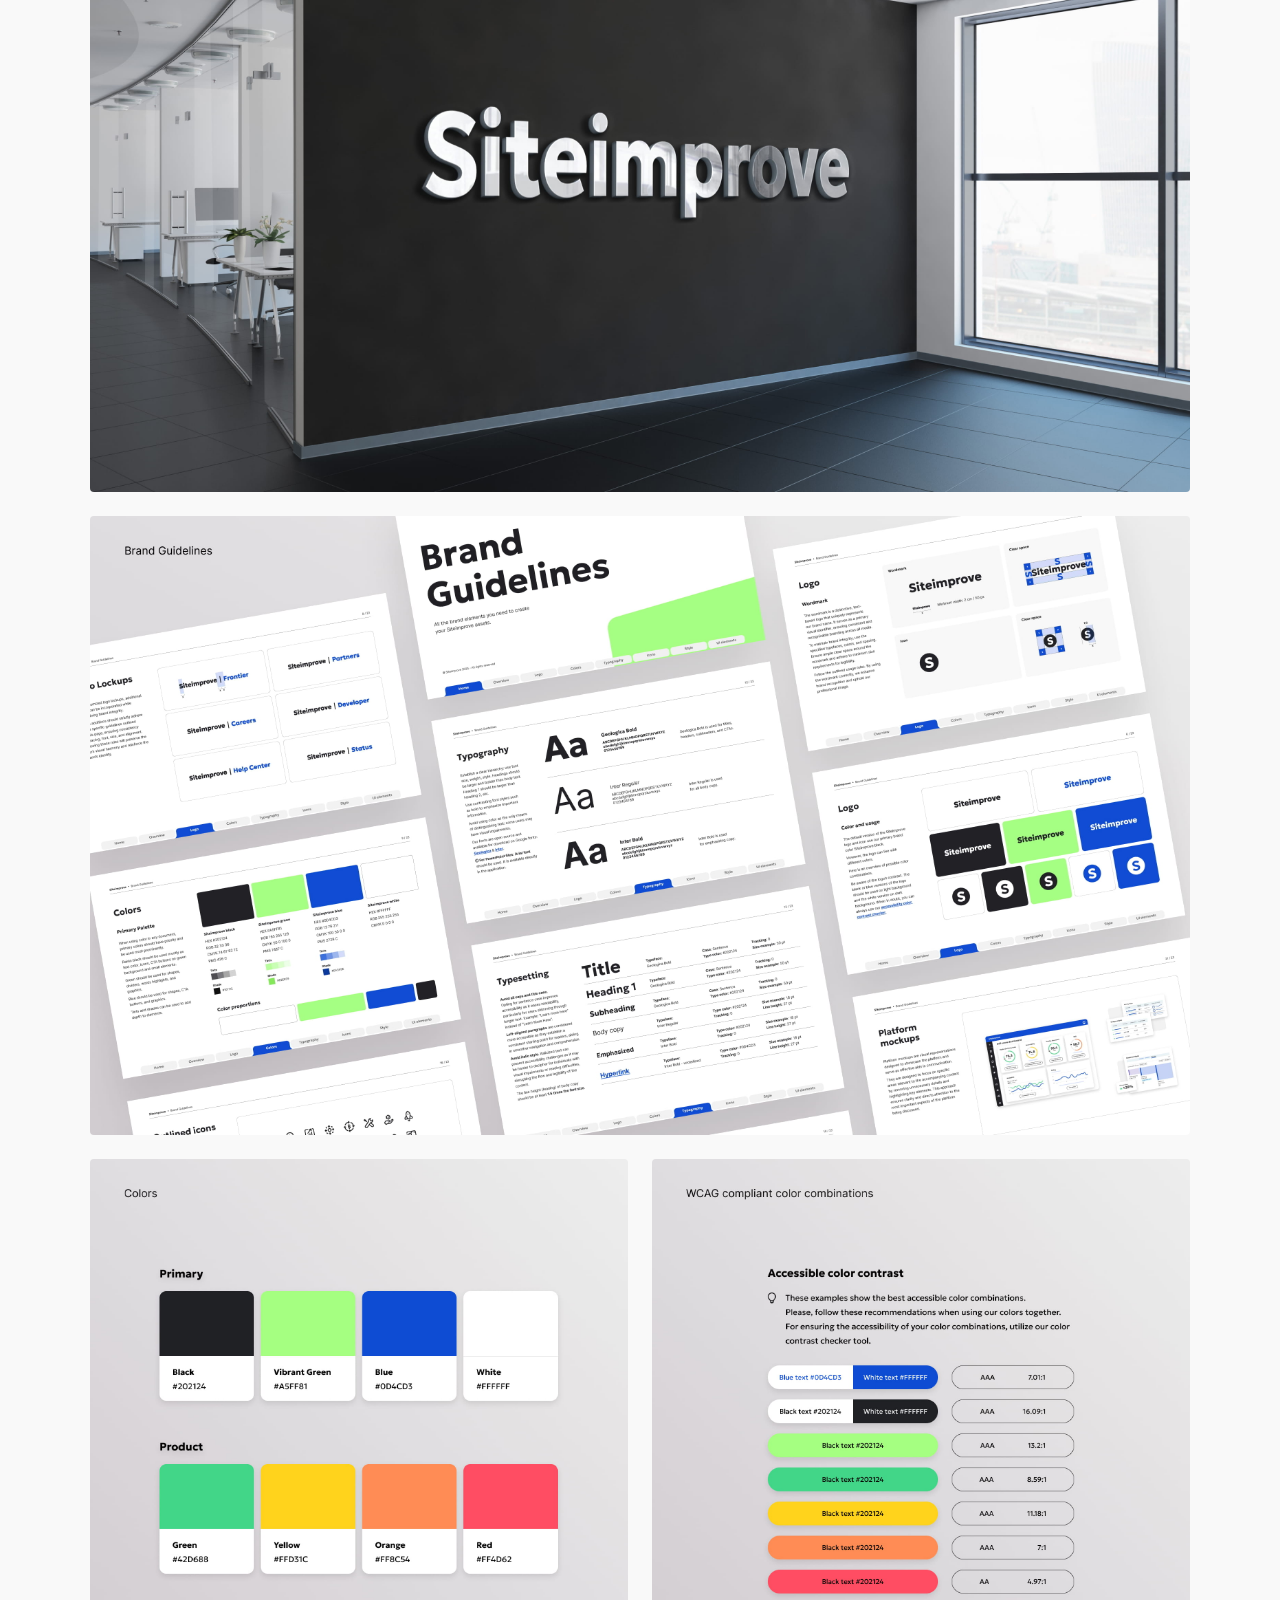
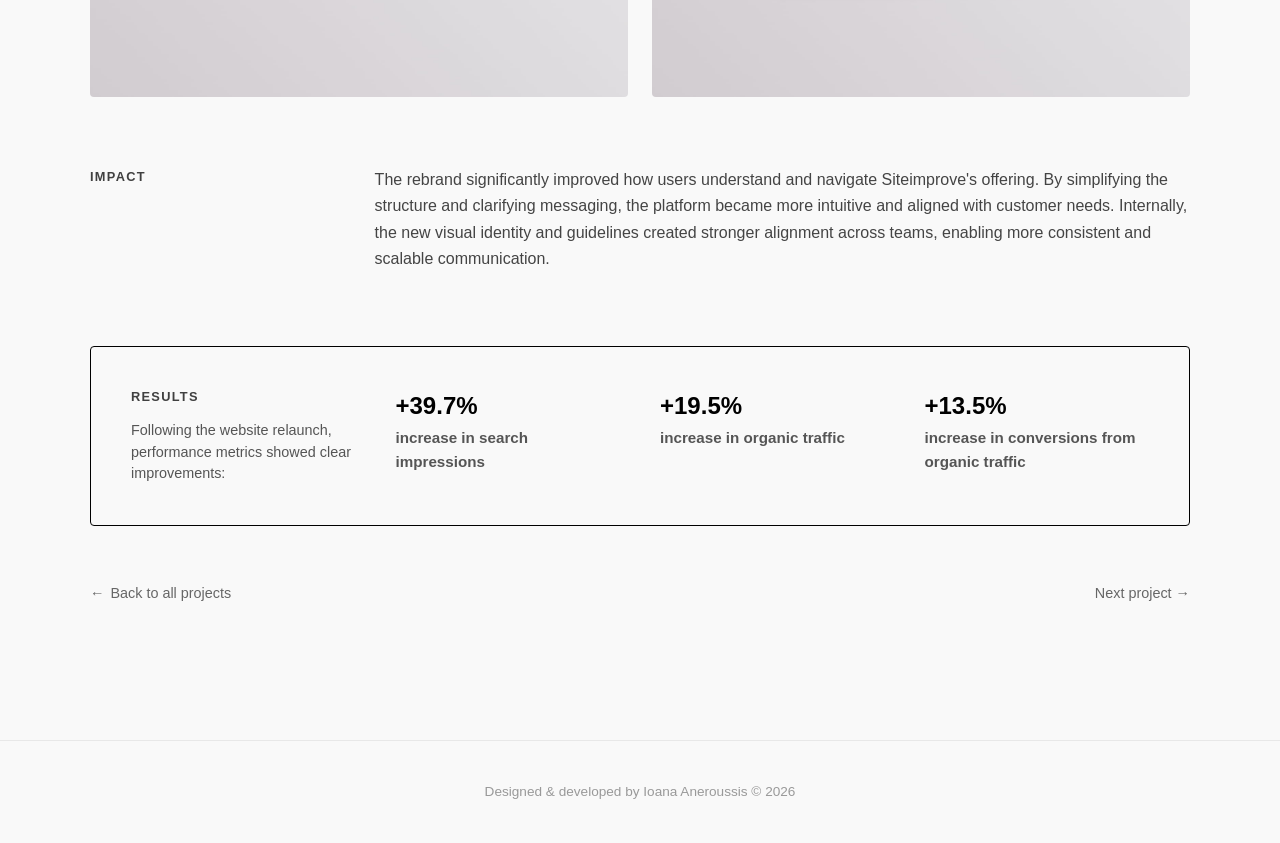
<file: projects/project-1.html>
<!DOCTYPE html>
<html lang="en">
<head>
  <meta charset="UTF-8">
  <meta name="viewport" content="width=device-width, initial-scale=1.0">
  <title>Siteimprove Rebrand & Website Redesign | Ioana Aneroussis</title>
  <meta name="description" content="Art Director case study: leading Siteimprove's rebrand and website redesign to improve clarity, UX, and performance across a platform-driven experience.">
  <link rel="icon" type="image/x-icon" href="../images/Favicon/ioana_favicon.ico">
  <link rel="stylesheet" href="../css/style.css">
</head>
<body>

  <!-- ====== Navigation ====== -->
  <nav class="site-nav">
    <a href="../index.html" class="logo">Ioana Aneroussis</a>

    <ul class="nav-links">
      <li><a href="../index.html">Work</a></li>
      <li><a href="../explorations.html">Explorations</a></li>
      <li><a href="../about.html">About</a></li>
      <li><a href="../contact.html">Contact</a></li>
    </ul>

    <button class="nav-toggle" aria-label="Toggle navigation">
      <span></span><span></span><span></span>
    </button>
  </nav>

  <!-- ====== Project Detail ====== -->
  <main class="project-detail container">

    <div class="project-nav fade-in">
      <a href="../index.html" class="back-link">
        <span>&larr;</span> 
        <span>Back to all projects</span>
      </a>
      <a href="project-2.html" class="next-link">Next project &rarr;</a>
    </div>

    <!-- EDIT: Project 1 title -->
    <h1 class="fade-in">Revitalizing Siteimprove's brand for clarity and impact</h1>

    <div class="project-info-four fade-in">
      <div>
        <h2>Company</h2>
        <p>Siteimprove</p>
      </div>
      <div>
        <h2>Industry</h2>
        <p>B2B SaaS (Martech)</p>
      </div>
      <div>
        <h2>Role</h2>
        <p>Art Director • Led a team of 2 designers</p>
      </div>
      <div>
        <h2>Responsibilities</h2>
        <p>Brand Strategy • Visual Identity • UX/UI Design • Prototyping • Design Direction</p>
      </div>
    </div>

    <div class="header-image gallery-image fade-in">
      <img src="../images/Project1/Project1_Image_Header_Mockup.jpg" alt="Mockup of the redesigned Siteimprove website homepage">
    </div>

    <div class="project-info-aside fade-in">
      <div>
        <h2>Overview</h2>
      </div>
      <div>
        <p>Siteimprove initiated a strategic rebrand to address a growing gap between its strong market presence and the clarity of its messaging. While the brand was well-established, its value proposition was not always immediately understood by customers.
The goal of this initiative was to reposition Siteimprove as a platform-driven, customer-centric martech leader, aligning its identity, messaging, and user experience with evolving customer expectations.
As Art Director, I led the visual and digital transformation, ensuring the new brand direction was translated into a cohesive and intuitive experience across all touchpoints.</p></p>
      </div>
    </div>

    <div class="project-info-three fade-in">
      <div>
        <h2>GOALS</h2>
      </div>
      <div>
        <h3>01.<br>Shift from product-led to platform-driven narrative</h3>
        <p>Transition the brand perception from a collection of tools to a unified platform that solves broader customer challenges. This required simplifying messaging and creating a more cohesive storytelling framework.</p>
      </div>
      <div>
        <h3>02.<br>Improve clarity and user understanding</h3>
        <p>Ensure users can quickly understand what Siteimprove offers and how it helps them. This meant refining both content hierarchy and visual communication to reduce friction and ambiguity.</p>
      </div>
    </div>

    <div class="project-info-aside fade-in">
      <div>
        <h2>Process</h2>
      </div>
      <div>
        <p>Upon taking ownership of the rebranding initiative, I began by evaluating the existing website and brand experience to identify gaps in clarity, structure, and messaging. This foundational work ensured that all design decisions aligned with the new strategic direction.
I collaborated closely with cross-functional teams to ensure alignment between brand, marketing, and product throughout the process.</p></p>
      </div>
    </div>

    <div class="project-grid-four fade-in">
      <div>
        <img src="../images/Project1/Project1_Image_Process1_Audit.jpg" alt="Website audit findings showing gaps in messaging and navigation">
        <h3>Current Website Audit</h3>
        <p>I conducted a full audit of the existing website to identify gaps in messaging clarity, inconsistent visual elements, and navigation pain points. These insights directly informed both the new structure and design direction.</p>      </div>
      <div>
        <img src="../images/Project1/Project1_Image_Process2_Benchmarking.jpg" alt="Competitor analysis and benchmarking research for SaaS platforms">
        <h3>Benchmarking &amp; Research</h3>
        <p>I analyzed competitors and best-in-class SaaS platforms to identify patterns in messaging clarity, navigation systems, and conversion-focused layouts. This helped define standards for a more modern and user-friendly experience.</p>      
      </div>
      <div>
        <img src="../images/Project1/Project1_Image_Process2a_User_Personas.jpg" alt="User personas created to align design decisions with customer needs and goals">
        <h3>User Personas</h3>
        <p>To better understand customer needs and behaviors, I collaborated with the Product Marketing team on the creation of audience personas. These profiles helped align messaging, structure, and design decisions around real user goals and pain points throughout the rebranding process.</p>        
      </div>
      <div>
        <img src="../images/Project1/Project1_Image_Process3_Sitemap.jpg" alt="Redesigned information architecture and sitemap for improved navigation">
        <h3>Information Architecture</h3>
        <p>I redesigned the website structure to better reflect the platform approach and user needs. This included creating a simplified sitemap, grouping content by user goals rather than product categories, and ensuring intuitive navigation across all levels.</p>        
      </div>
      <div>
        <img src="../images/Project1/Project1_Image_Process3a_User_Flows.jpg" alt="User flow diagrams mapping key journeys through the new website structure">
        <h3>User Flows</h3>
        <p>I mapped key user journeys to better understand how visitors navigated the platform and accessed core solutions. These flows helped simplify navigation paths and create a more intuitive experience aligned with user goals.</p>
      </div>
      <div>
        <img src="../images/Project1/Project1_Image_Process4_Prototype.jpg" alt="Wireframes and prototype for the new website structure">
        <h3>Wireframing &amp; Prototyping</h3>
        <p>Starting from the new sitemap and user flows, I developed low-fidelity wireframes, and an initial prototype. This allowed early validation of structure and usability, ensuring a solid foundation before moving into visual design.</p>
      </div>
    </div>

    <!-- <div class="project-info fade-in">
      <div>
        <h2>Overview</h2>
        <p>Siteimprove initiated a strategic rebrand to address a growing gap between its strong market presence and the clarity of its messaging. While the brand was well-established, its value proposition was not always immediately understood by customers.
The goal of this initiative was to reposition Siteimprove as a platform-driven, customer-centric martech leader, aligning its identity, messaging, and user experience with evolving customer expectations.
As Art Director, I led the visual and digital transformation, ensuring the new brand direction was translated into a cohesive and intuitive experience across all touchpoints.</p>
      </div>
      <div>
        <h2>Role &amp; Responsibilities</h2>
        <p>Excepteur sint occaecat cupidatat non proident, sunt in culpa qui officia deserunt mollit anim id est laborum. Sed ut perspiciatis unde omnis iste natus error sit voluptatem accusantium doloremque laudantium, totam rem aperiam eaque ipsa quae ab illo inventore veritatis.</p>
      </div>
    </div> -->

    <div class="project-info-aside fade-in">
      <div>
        <h2>Solution</h2>
      </div>
      <div>
        <p>Working closely with the Brand team, as well as accessibility specialists, developers, and UX/UI designers, I led the development of a cohesive visual and digital system that translated the new strategy into a clear and consistent user experience.</p>        
      </div>
    </div>

    <div class="project-info-four-bordered fade-in">
      <div>
        <h3>01.<br>Brand Identity</h3>
        <ul>
          <li>Retained the signature blue to preserve brand equity</li>
          <li>Introduced a vibrant green to signal growth and innovation</li>
          <li>Designed a custom icon set and graphic elements to enhance recognition</li>
        </ul>
      </div>
      <div>
        <h3>02.<br>Digital Experience</h3>
        <ul>
          <li>Designed high-fidelity mockups in Figma for all key pages</li>
          <li>Focused on clear navigation and content hierarchy</li>
          <li>Ensured a consistent and accessible UI system</li>
        </ul>
      </div>
      <div>
        <h3>03.<br>Design System &amp; Guidelines</h3>
        <ul>
          <li>Developed a comprehensive Corporate Visual Identity (CVI)</li>
          <li>Created brand guidelines for cross-team alignment</li>
          <li>Delivered templates for marketing, product, and internal use</li>
        </ul>
      </div>
      <div>
        <h3>04.<br>Strategic Pillars</h3>
        <ul>
          <li>Shifted to a platform-first narrative across all touchpoints</li>
          <li>Adopted an outside-in, customer-centric perspective</li>
          <li>Simplified communication to improve clarity and overall understanding</li>
        </ul>
      </div>
    </div>

    <div class="project-gallery">
      <!-- <h2>Project Images</h2> -->
      <div class="gallery-grid">

        <div class="gallery-image fade-in">
          <img src="../images/Project1/Project1_Image_Solution1_Mockup.jpg" alt="High-fidelity mockup of the new Siteimprove website design">
        </div>

        <div class="gallery-image fade-in">
          <img src="../images/Project1/Project1_Image_Solution2_Icons.jpg" alt="Custom icon set designed for the Siteimprove brand">
        </div>

        <div class="gallery-image fade-in">
          <img src="../images/Project1/Project1_Image_Solution3_Nav.jpg" alt="Navigation design for the redesigned website">
        </div>

        <div class="gallery-two-square fade-in">
          <div class="square-image">
            <img src="../images/Project1/Project1_Image_Solution4a_Product.jpg" alt="Product interface design showcasing the Siteimprove platform">
          </div>
          <div class="square-image">
            <img src="../images/Project1/Project1_Image_Solution4b_Product.jpg" alt="Additional product interface mockups">
          </div>
        </div>

        <div class="gallery-image fade-in">
          <img src="../images/Project1/Project1_Image_Solution5_WebPages.jpg" alt="Example web pages from the redesigned Siteimprove website: a get started CTA and a blog main page with filtering options">
        </div>

        <div class="gallery-image fade-in">
          <img src="../images/Project1/Project1_Image_Solution6_WebPages.jpg" alt="Additional web page designs for the Siteimprove platform: the solutions and a subscription CTA page">
        </div>

        <div class="gallery-image fade-in">
          <img src="../images/Project1/Project1_Image_Solution7_Logo.jpg" alt="Mockup of the updated Siteimprove logo on an office wall">
        </div>

        <div class="gallery-image fade-in">
          <img src="../images/Project1/Project1_Image_Solution8_BrandGuidelines.jpg" alt="Brand guidelines document for Siteimprove visual identity">
        </div>

        <div class="gallery-two-square fade-in">
          <div class="square-image">
            <img src="../images/Project1/Project1_Image_Solution9a_Colors.jpg" alt="Color palette for the Siteimprove brand">
          </div>
          <div class="square-image">
            <img src="../images/Project1/Project1_Image_Solution9b_A11yColors.jpg" alt="Accessibility-compliant color combinations">
          </div>
        </div>

      </div>
    </div>

    <div class="project-info-aside fade-in">
      <div>
        <h2>Impact</h2>
      </div>
      <div>
        <p>The rebrand significantly improved how users understand and navigate Siteimprove's offering. By simplifying the structure and clarifying messaging, the platform became more intuitive and aligned with customer needs.
Internally, the new visual identity and guidelines created stronger alignment across teams, enabling more consistent and scalable communication.</p>
      </div>
    </div>

    <div class="project-results fade-in">
      <div>
        <h2>Results</h2>
        <p>Following the website relaunch, performance metrics showed clear improvements:</p>
      </div>
      <div>
        <div class="result-number">+39.7% </div>
        <p><b>increase in search impressions</b></p>
      </div>
      <div>
        <div class="result-number">+19.5% </div>
        <p><b>increase in organic traffic</b></p>
      </div>
      <div>
        <div class="result-number">+13.5%</div>
        <p><b>increase in conversions from organic traffic</b></p>
      </div>
    </div>

   <div class="project-nav fade-in">
      <a href="../index.html" class="back-link">
        <span>&larr;</span> 
        <span>Back to all projects</span>
      </a>
      <a href="project-2.html" class="next-link">Next project &rarr;</a>
    </div>

  </main>

  <!-- ====== Footer ====== -->
  <footer class="site-footer">
    <div class="container">
      <p>Designed & developed by Ioana Aneroussis &copy; 2026</p>
    </div>
  </footer>

  <script src="../js/main.js"></script>
</body>
</html>
</file>
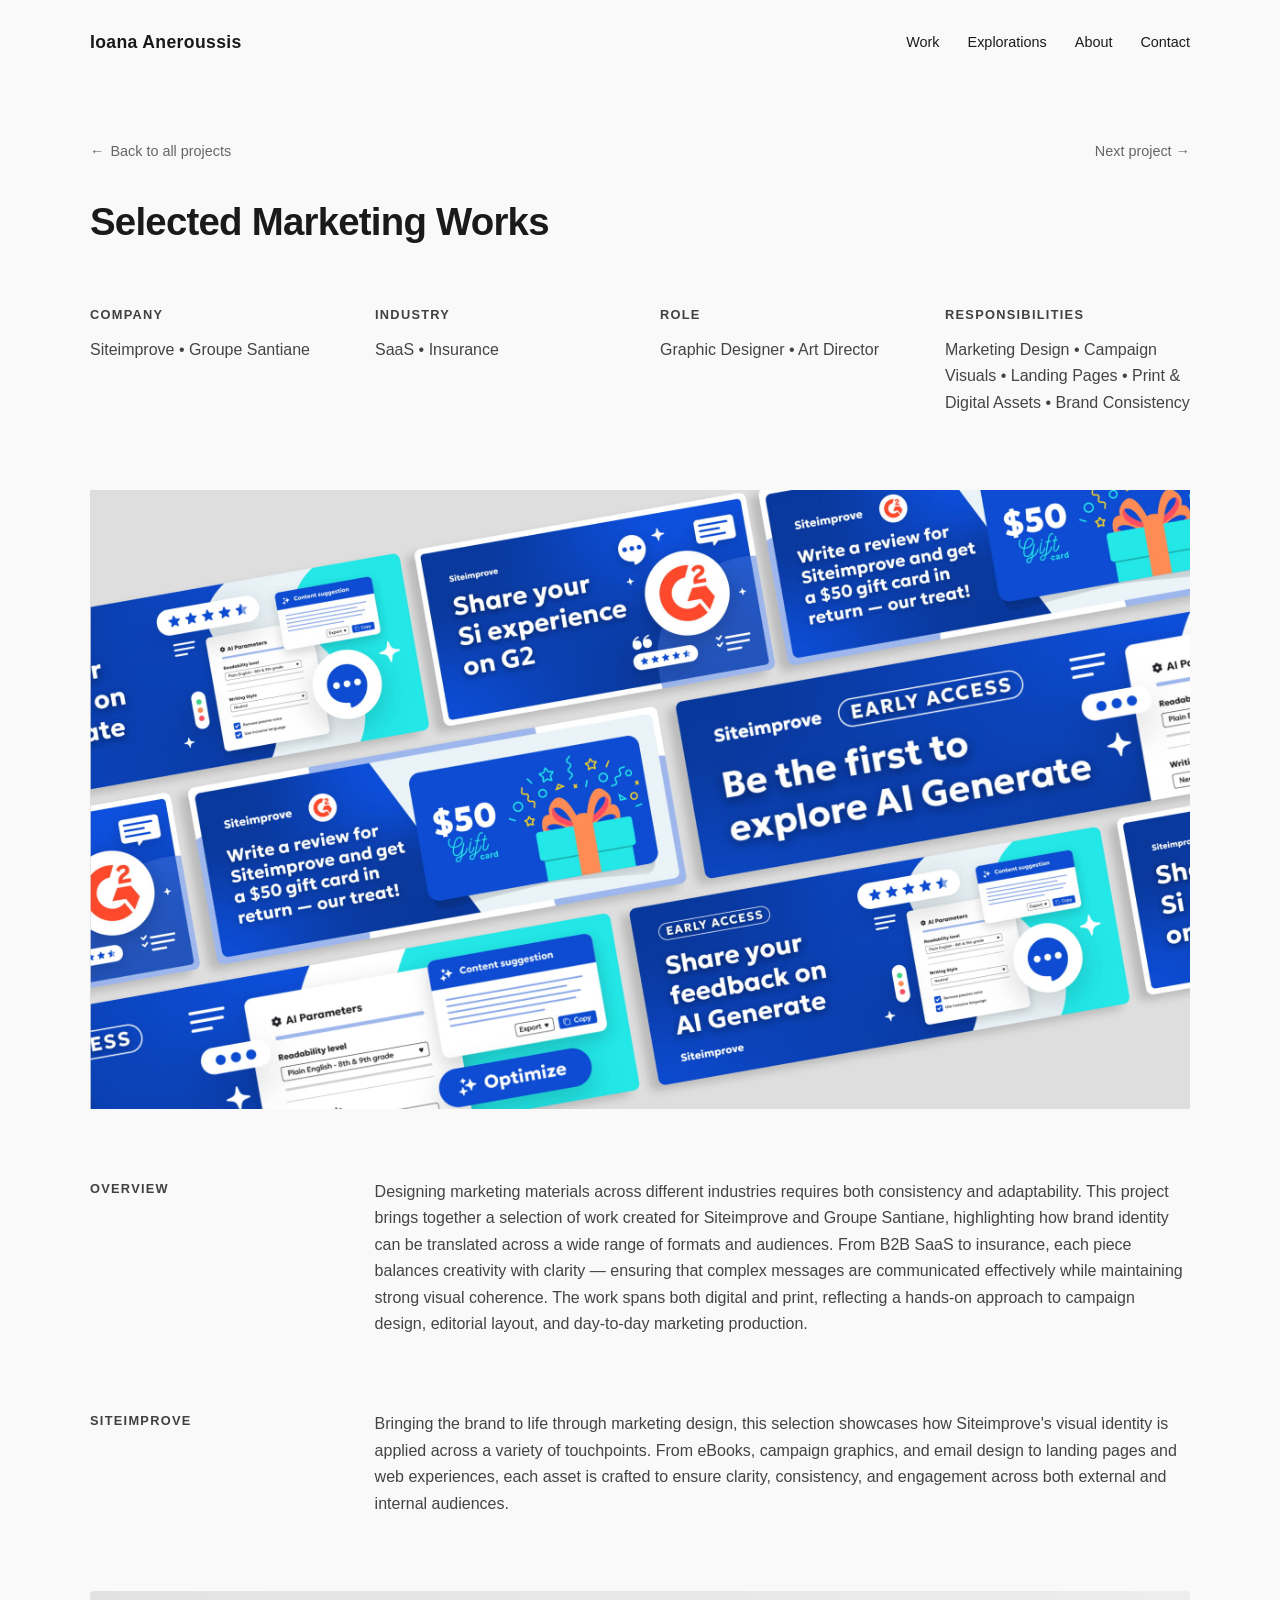
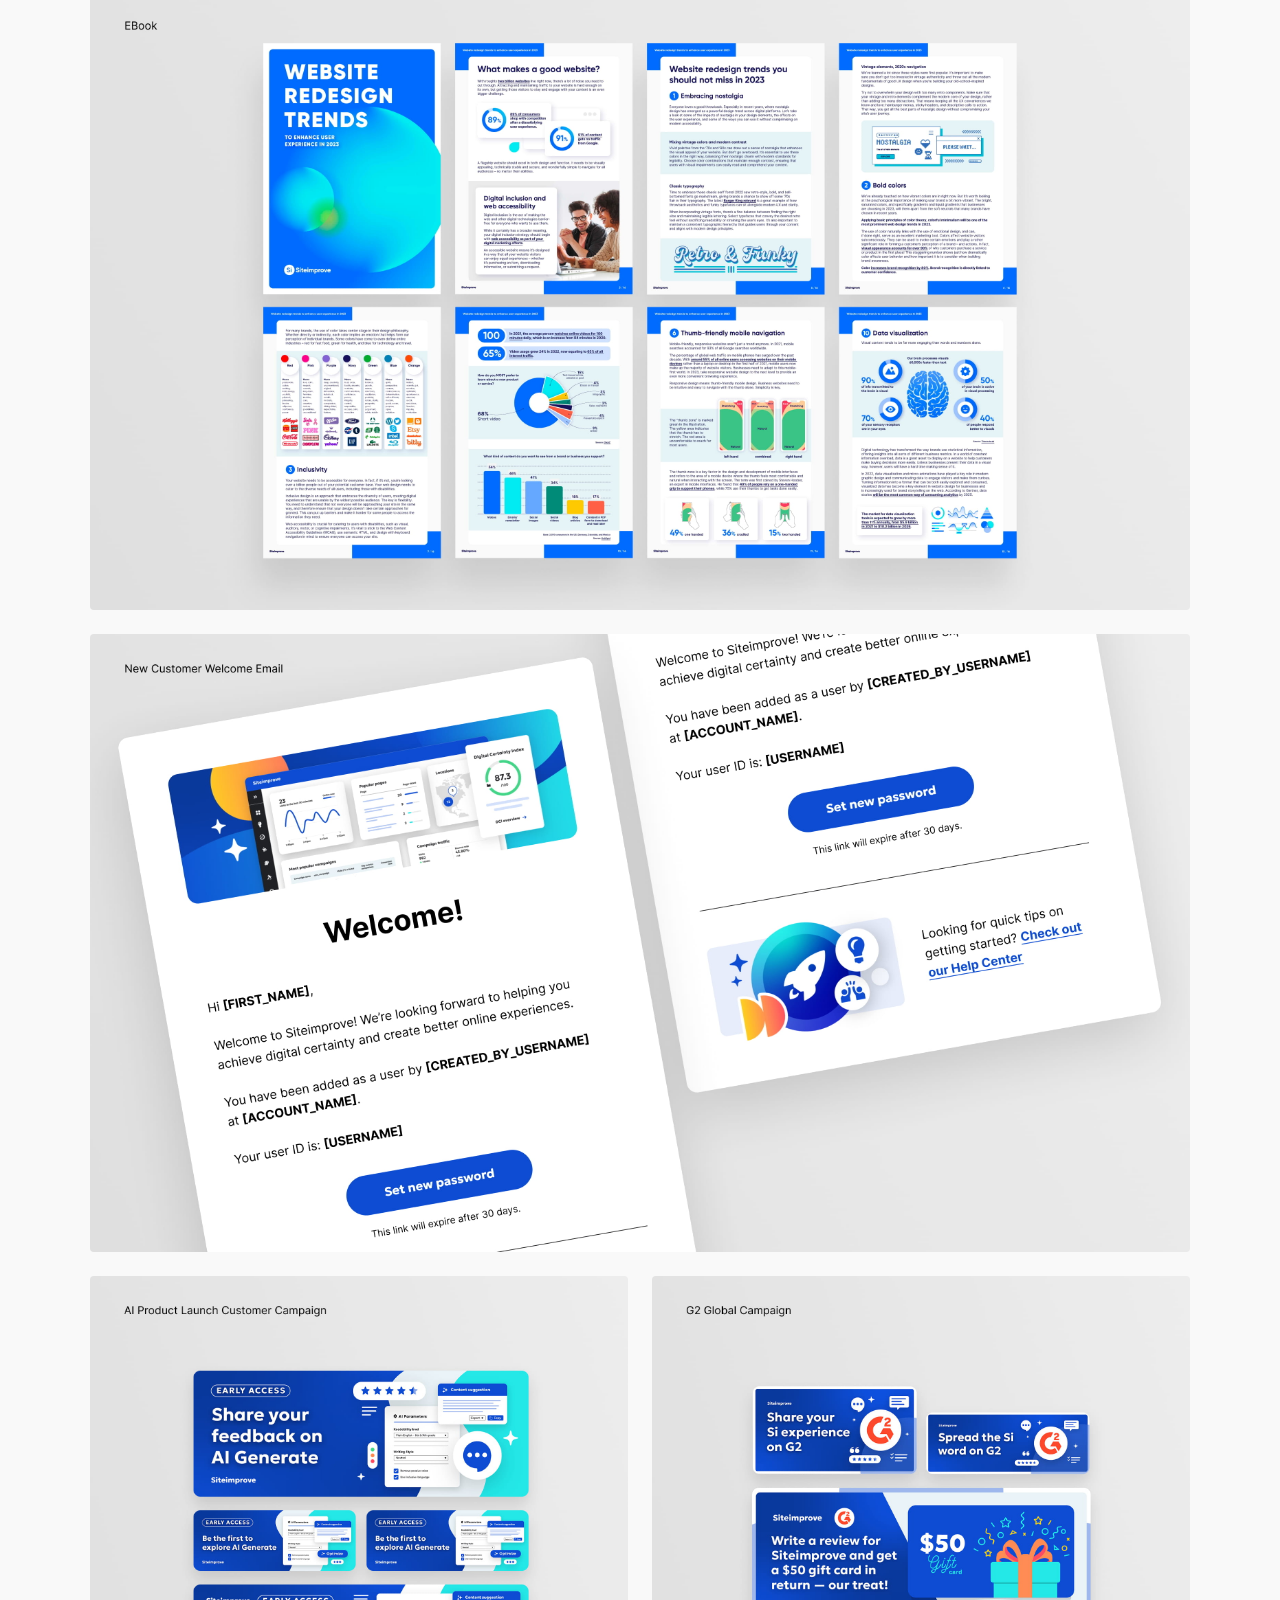
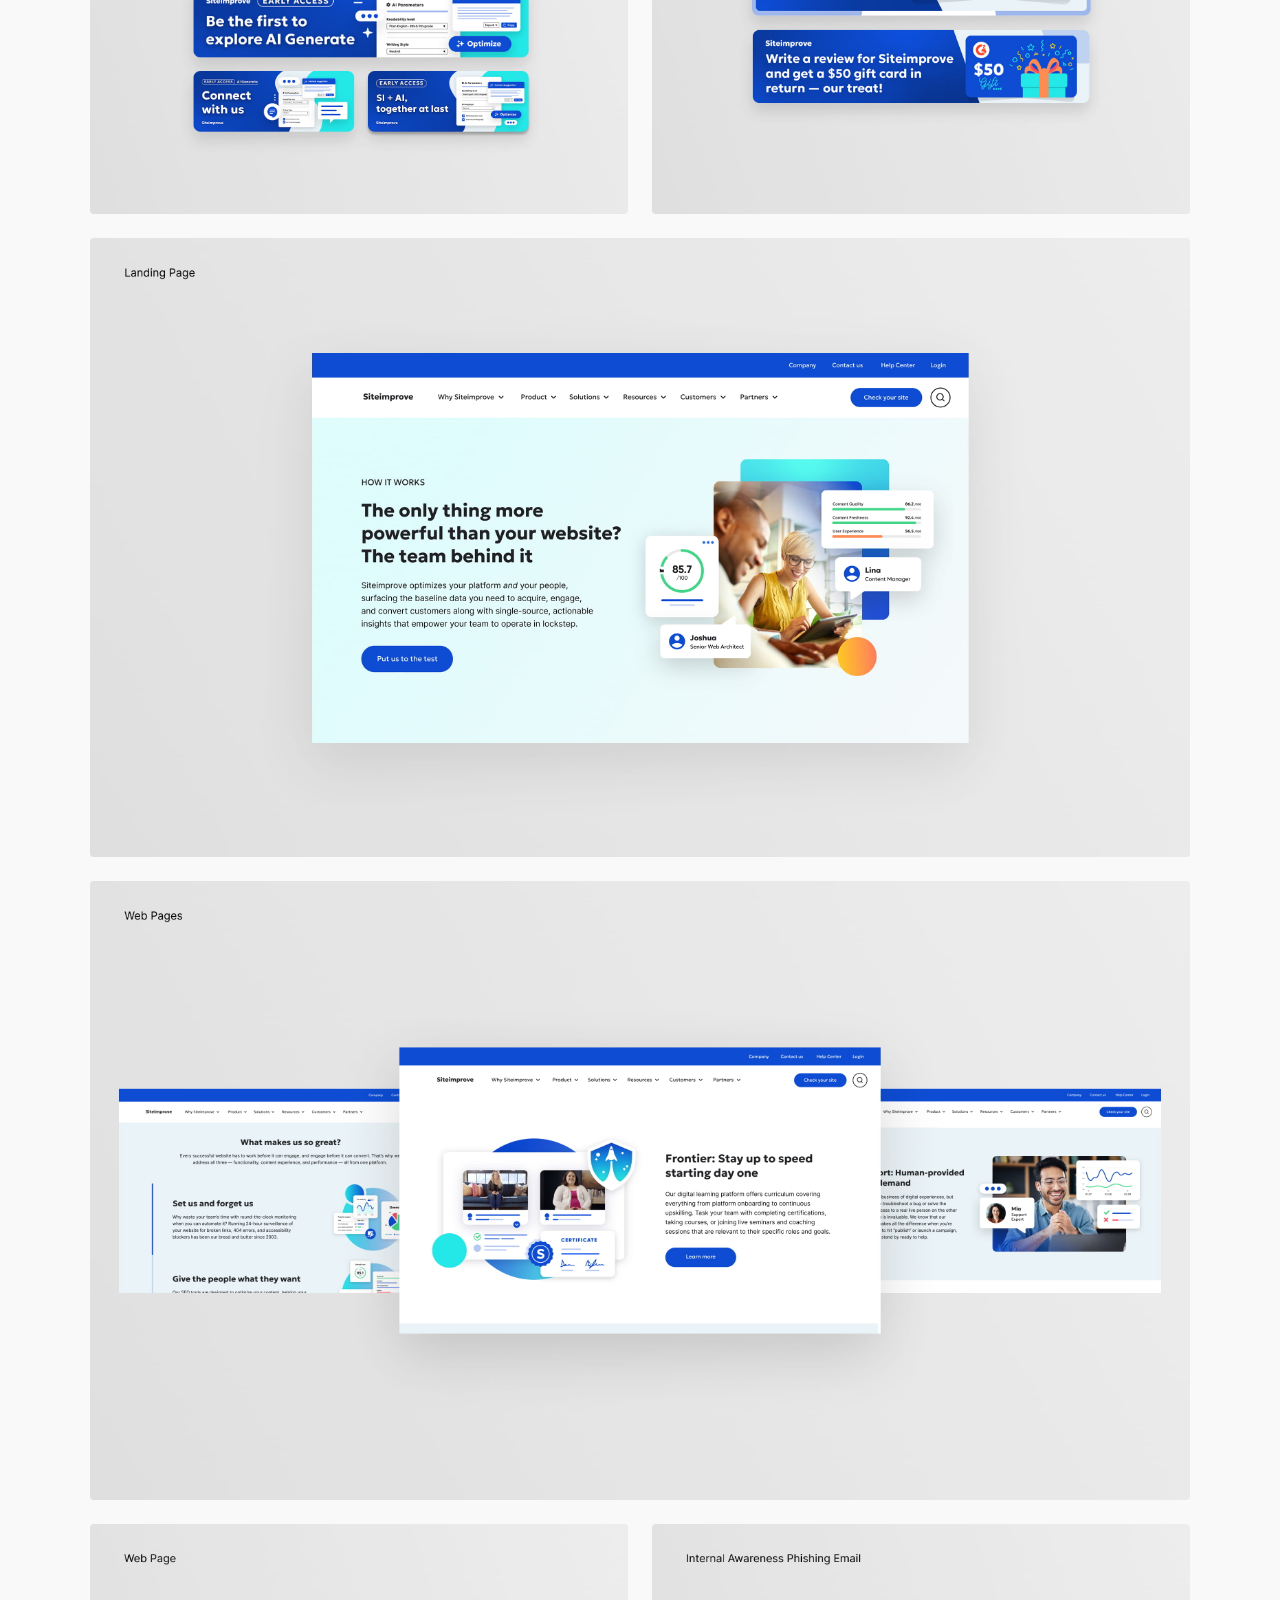
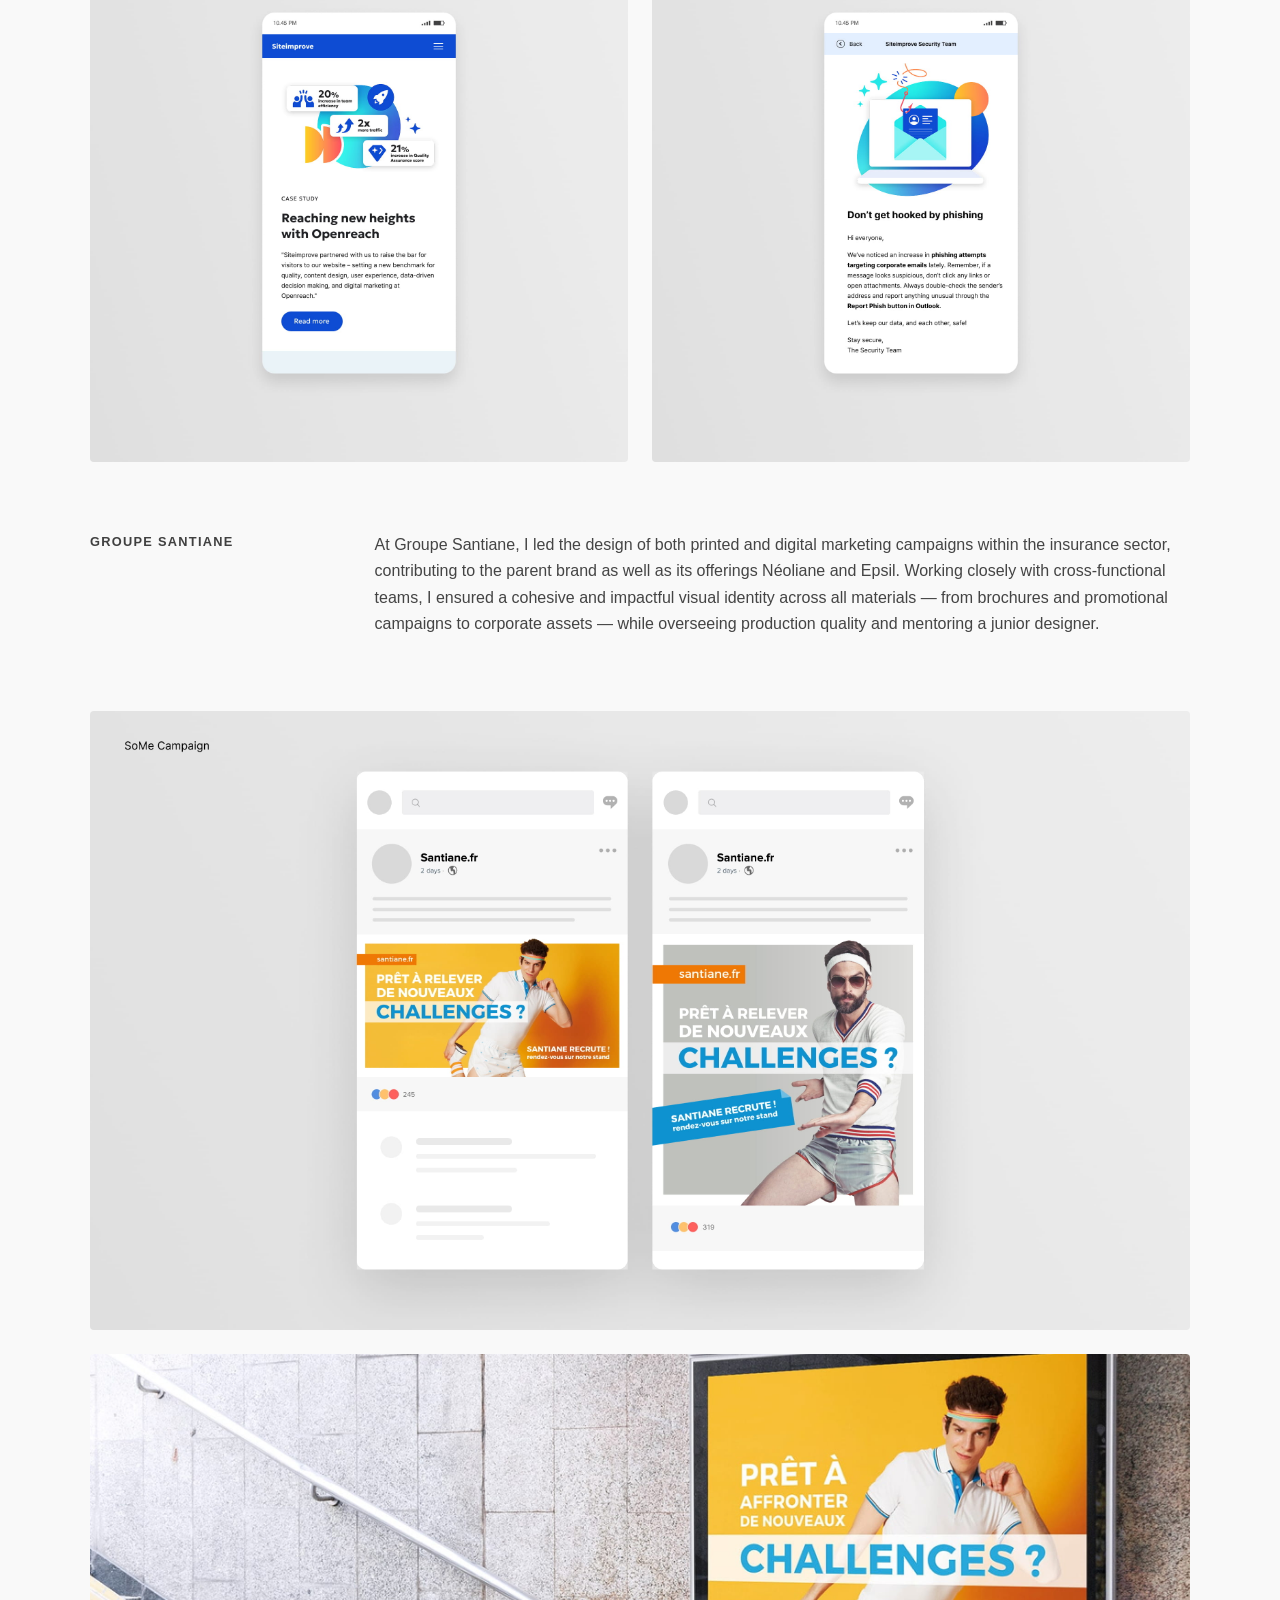
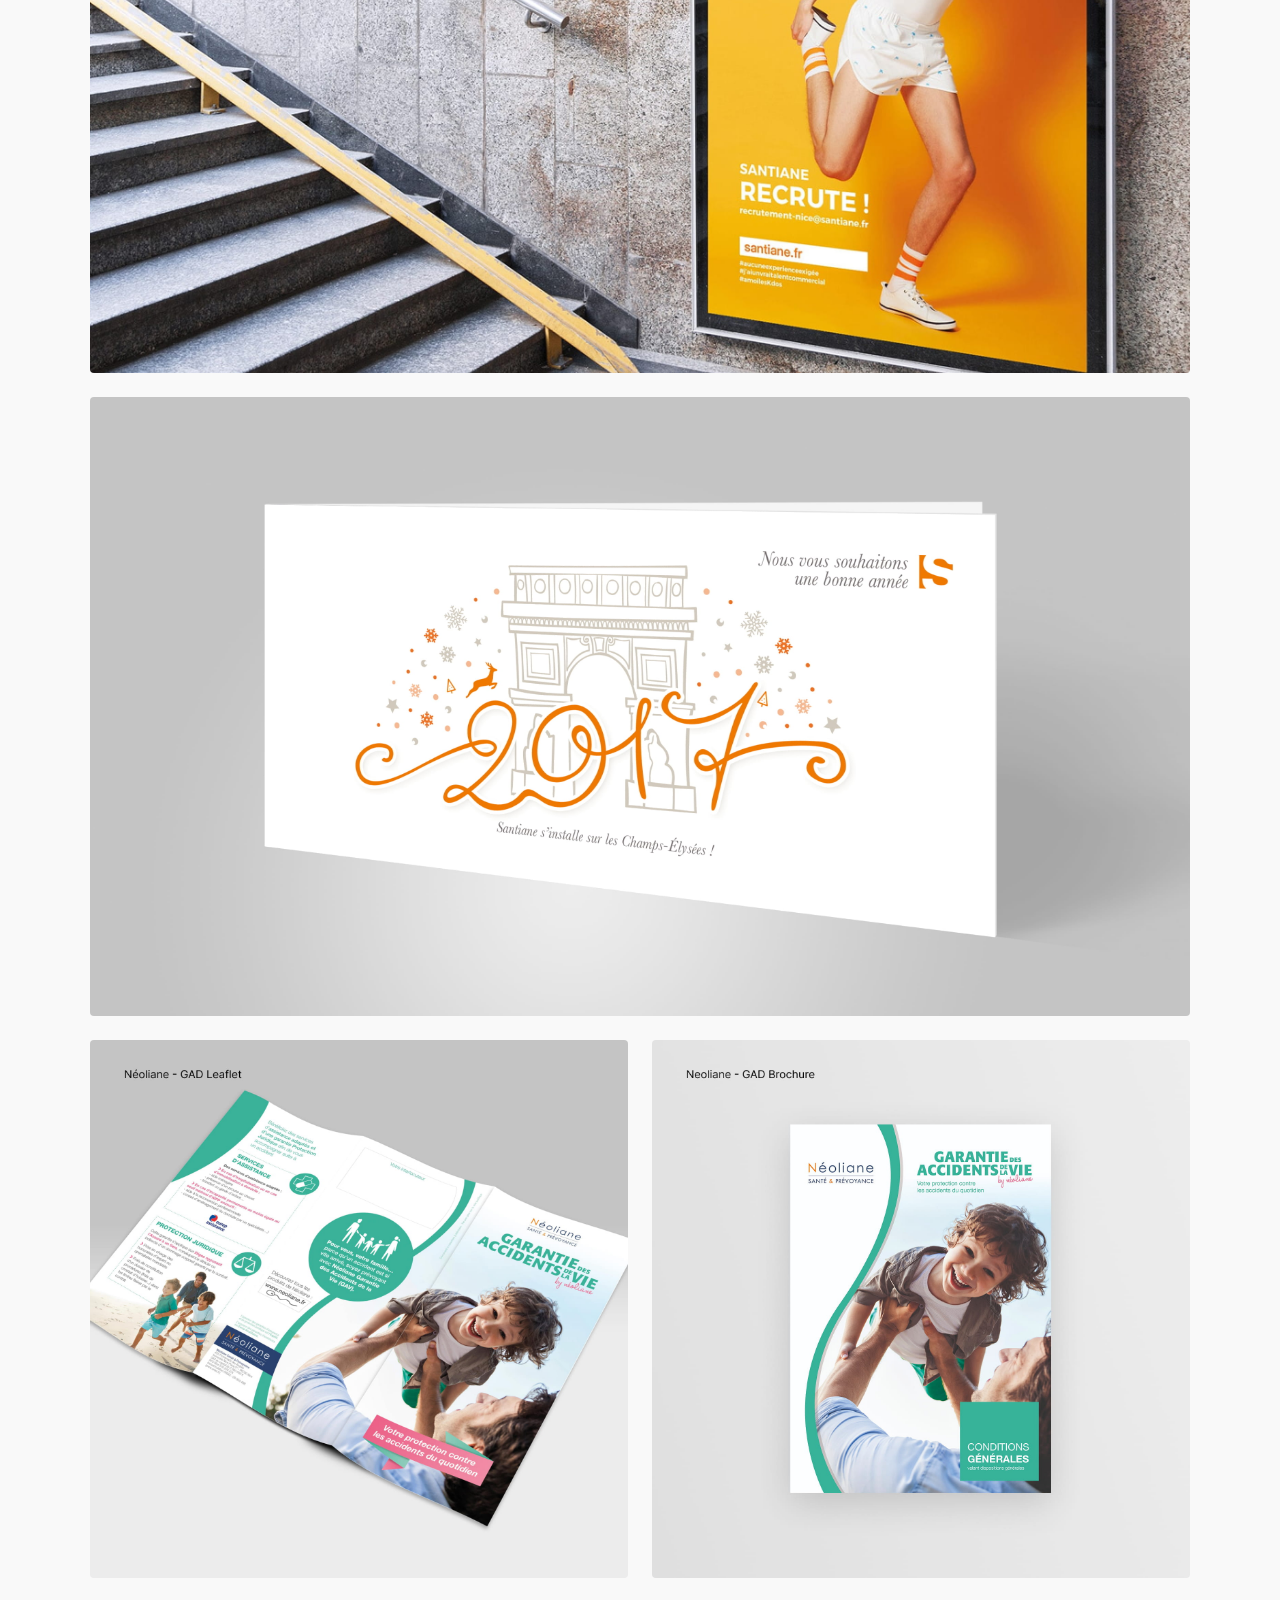
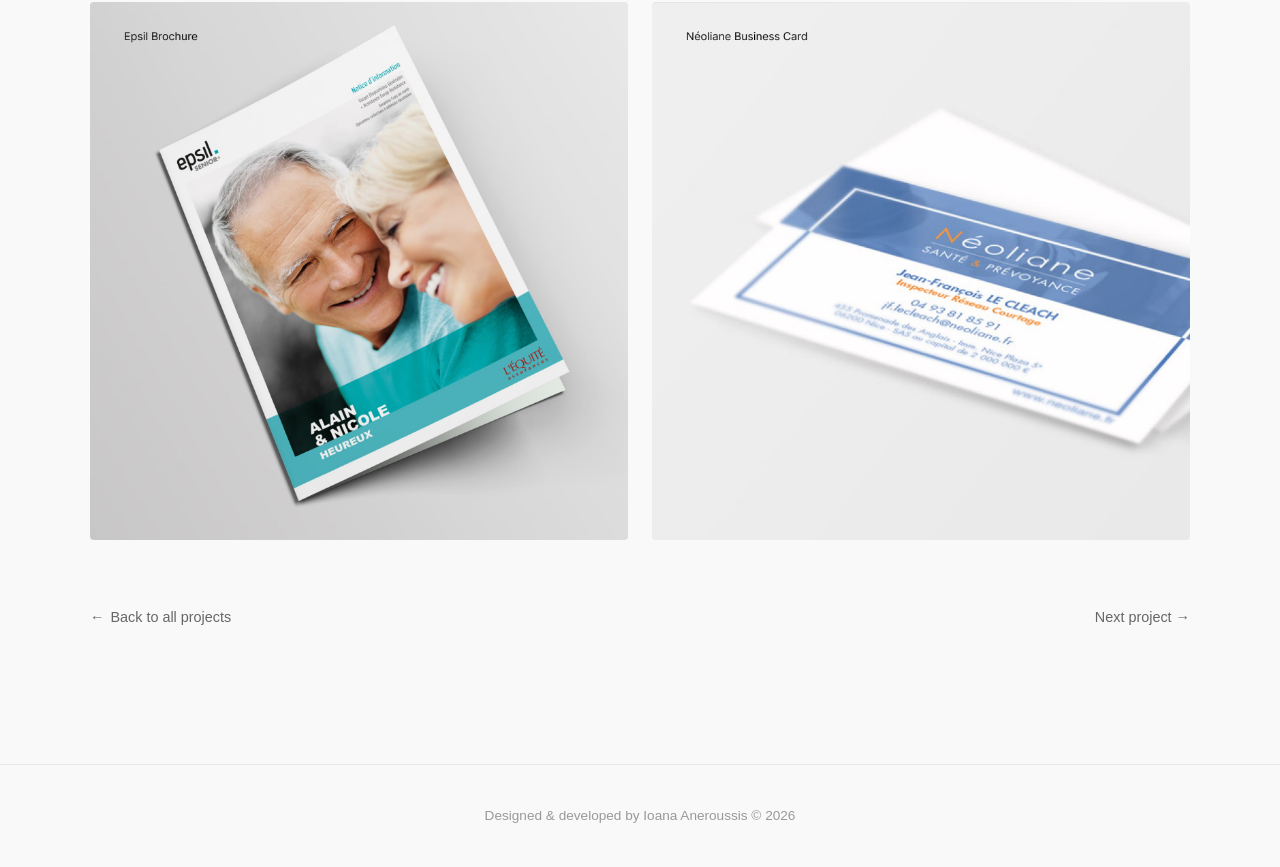
<file: projects/project-2.html>
<!DOCTYPE html>
<html lang="en">
<head>
  <meta charset="UTF-8">
  <meta name="viewport" content="width=device-width, initial-scale=1.0">
  <title>Marketing Design Across Brands | Ioana Aneroussis</title>
  <meta name="description" content="Showcasing marketing design work across Siteimprove and Groupe Santiane, including campaigns, web pages, emails, and print materials.">
  <link rel="icon" type="image/x-icon" href="../images/Favicon/ioana_favicon.ico">
  <link rel="stylesheet" href="../css/style.css">
</head>
<body>

  <!-- ====== Navigation ====== -->
  <nav class="site-nav">
    <a href="../index.html" class="logo">Ioana Aneroussis</a>

    <ul class="nav-links">
      <li><a href="../index.html">Work</a></li>
      <li><a href="../explorations.html">Explorations</a></li>
      <li><a href="../about.html">About</a></li>
      <li><a href="../contact.html">Contact</a></li>
    </ul>

    <button class="nav-toggle" aria-label="Toggle navigation">
      <span></span><span></span><span></span>
    </button>
  </nav>

  <!-- ====== Project Detail ====== -->
  <main class="project-detail container">

   <div class="project-nav fade-in">
      <a href="../index.html" class="back-link">
        <span>&larr;</span> 
        <span>Back to all projects</span>
      </a>
      <a href="project-3.html" class="next-link">Next project &rarr;</a>
    </div>

    <!-- EDIT: Project 2 title -->
    <h1 class="fade-in">Selected Marketing Works</h1>

    <div class="project-info-four fade-in">
      <div>
        <h2>Company</h2>
        <p>Siteimprove • Groupe Santiane</p>
      </div>
      <div>
        <h2>Industry</h2>
        <p>SaaS • Insurance</p>
      </div>
      <div>
        <h2>Role</h2>
        <p>Graphic Designer • Art Director</p>
      </div>
      <div>
        <h2>Responsibilities</h2>
        <p>Marketing Design • Campaign Visuals • Landing Pages • Print &amp; Digital Assets • Brand Consistency</p>
      </div>
    </div>

    <div class="header-image gallery-image fade-in">
      <img src="../images/Project2/Project2_Image_Header_Mockup.jpg" alt="Collage of marketing materials designed for Siteimprove">
    </div>

    <div class="project-info-aside fade-in">
      <div>
        <h2>Overview</h2>
      </div>
      <div> 
        <p>Designing marketing materials across different industries requires both consistency and adaptability. This project brings together a selection of work created for Siteimprove and Groupe Santiane, highlighting how brand identity can be translated across a wide range of formats and audiences.
From B2B SaaS to insurance, each piece balances creativity with clarity — ensuring that complex messages are communicated effectively while maintaining strong visual coherence. The work spans both digital and print, reflecting a hands-on approach to campaign design, editorial layout, and day-to-day marketing production.</p>
      </div>
    </div>

    <div class="project-info-aside fade-in">
      <div>
        <h2>Siteimprove</h2>
      </div>
      <div> <p>Bringing the brand to life through marketing design, this selection showcases how Siteimprove's visual identity is applied across a variety of touchpoints. From eBooks, campaign graphics, and email design to landing pages and web experiences, each asset is crafted to ensure clarity, consistency, and engagement across both external and internal audiences.</p>
      </div>
    </div>

    <div class="project-gallery">
      <!-- <h2>Project Images</h2> -->
      <div class="gallery-grid">

        <div class="gallery-image fade-in">
          <img src="../images/Project2/Project2_Image1_eBook.jpg" alt="eBook design for Siteimprove titled 'Website Redesign Trends'">
        </div>

        <div class="gallery-image fade-in">
          <img src="../images/Project2/Project2_Image2_Email.jpg" alt="Email marketing template designed for Siteimprove new customers">
        </div>

        <div class="gallery-two-square fade-in">
          <div class="square-image">
            <img src="../images/Project2/Project2_Image3a_Campaign.jpg" alt="AI Product Launch Customer Campaign visuals for Siteimprove">
          </div>
          <div class="square-image">
            <img src="../images/Project2/Project2_Image3b_Campaign.jpg" alt="G2 Global campaign visuals for Siteimprove">
          </div>
        </div>

        <div class="gallery-image fade-in">
          <img src="../images/Project2/Project2_Image4_LandingPage.jpg" alt="Landing page design for Siteimprove website">
        </div>

        <div class="gallery-image fade-in">
          <img src="../images/Project2/Project2_Image5_WebPages.jpg" alt="Web page designs for Siteimprove website">
        </div>

        <div class="gallery-two-square fade-in">
          <div class="square-image">
            <img src="../images/Project2/Project2_Image6a_WebPage.jpg" alt="Web page design for Siteimprove website">
          </div>
          <div class="square-image">
            <img src="../images/Project2/Project2_Image6b_Phishing.jpg" alt="Internal Phishing awareness email design">
          </div>
        </div>

      </div>
    </div>

    <div class="project-info-aside fade-in">
      <div>
        <h2>Groupe Santiane</h2>
      </div>
      <div> <p>At Groupe Santiane, I led the design of both printed and digital marketing campaigns within the insurance sector, contributing to the parent brand as well as its offerings Néoliane and Epsil. Working closely with cross-functional teams, I ensured a cohesive and impactful visual identity across all materials — from brochures and promotional campaigns to corporate assets — while overseeing production quality and mentoring a junior designer.</p>
      </div>
    </div>

    <div class="project-gallery">
      <!-- <h2>Project Images</h2> -->
      <div class="gallery-grid">

        <div class="gallery-image fade-in">
          <img src="../images/Project2/Project2_Image7_SoMe.jpg" alt="Social media recruiting campaign visuals for Groupe Santiane">
        </div>

        <div class="gallery-image fade-in">
          <img src="../images/Project2/Project2_Image8_Poster.jpg" alt="Promotional poster design for Groupe Santiane">
        </div>

        <div class="gallery-image fade-in">
          <img src="../images/Project2/Project2_Image9_Card.jpg" alt="New Year card design for Groupe Santiane">
        </div>

        <div class="gallery-two-square fade-in">
          <div class="square-image">
            <img src="../images/Project2/Project2_Image10a_Leaflet.jpg" alt="Promotional leaflet design for Neoliane insurance 'Garanties des accidents de la vie'">
          </div>
          <div class="square-image">
            <img src="../images/Project2/Project2_Image10b_NeolianeBrochure.jpg" alt="Néoliane brochure design 'Garanties des accidents de la vie'">
          </div>
        </div>

        <div class="gallery-two-square fade-in">
          <div class="square-image">
            <img src="../images/Project2/Project2_Image11a_Epsil.jpg" alt="Epsil brochure design">
          </div>
          <div class="square-image">
            <img src="../images/Project2/Project2_Image11b_BusinessCard.jpg" alt="Business card design for Neoliane insurance">
          </div>
        </div>

      </div>
    </div>


   <div class="project-nav fade-in">
      <a href="../index.html" class="back-link">
        <span>&larr;</span> 
        <span>Back to all projects</span>
      </a>
      <a href="project-3.html" class="next-link">Next project &rarr;</a>
    </div>

  </main>

  <!-- ====== Footer ====== -->
  <footer class="site-footer">
    <div class="container">
      <p>Designed & developed by Ioana Aneroussis &copy; 2026</p>
    </div>
  </footer>

  <script src="../js/main.js"></script>
</body>
</html>
</file>
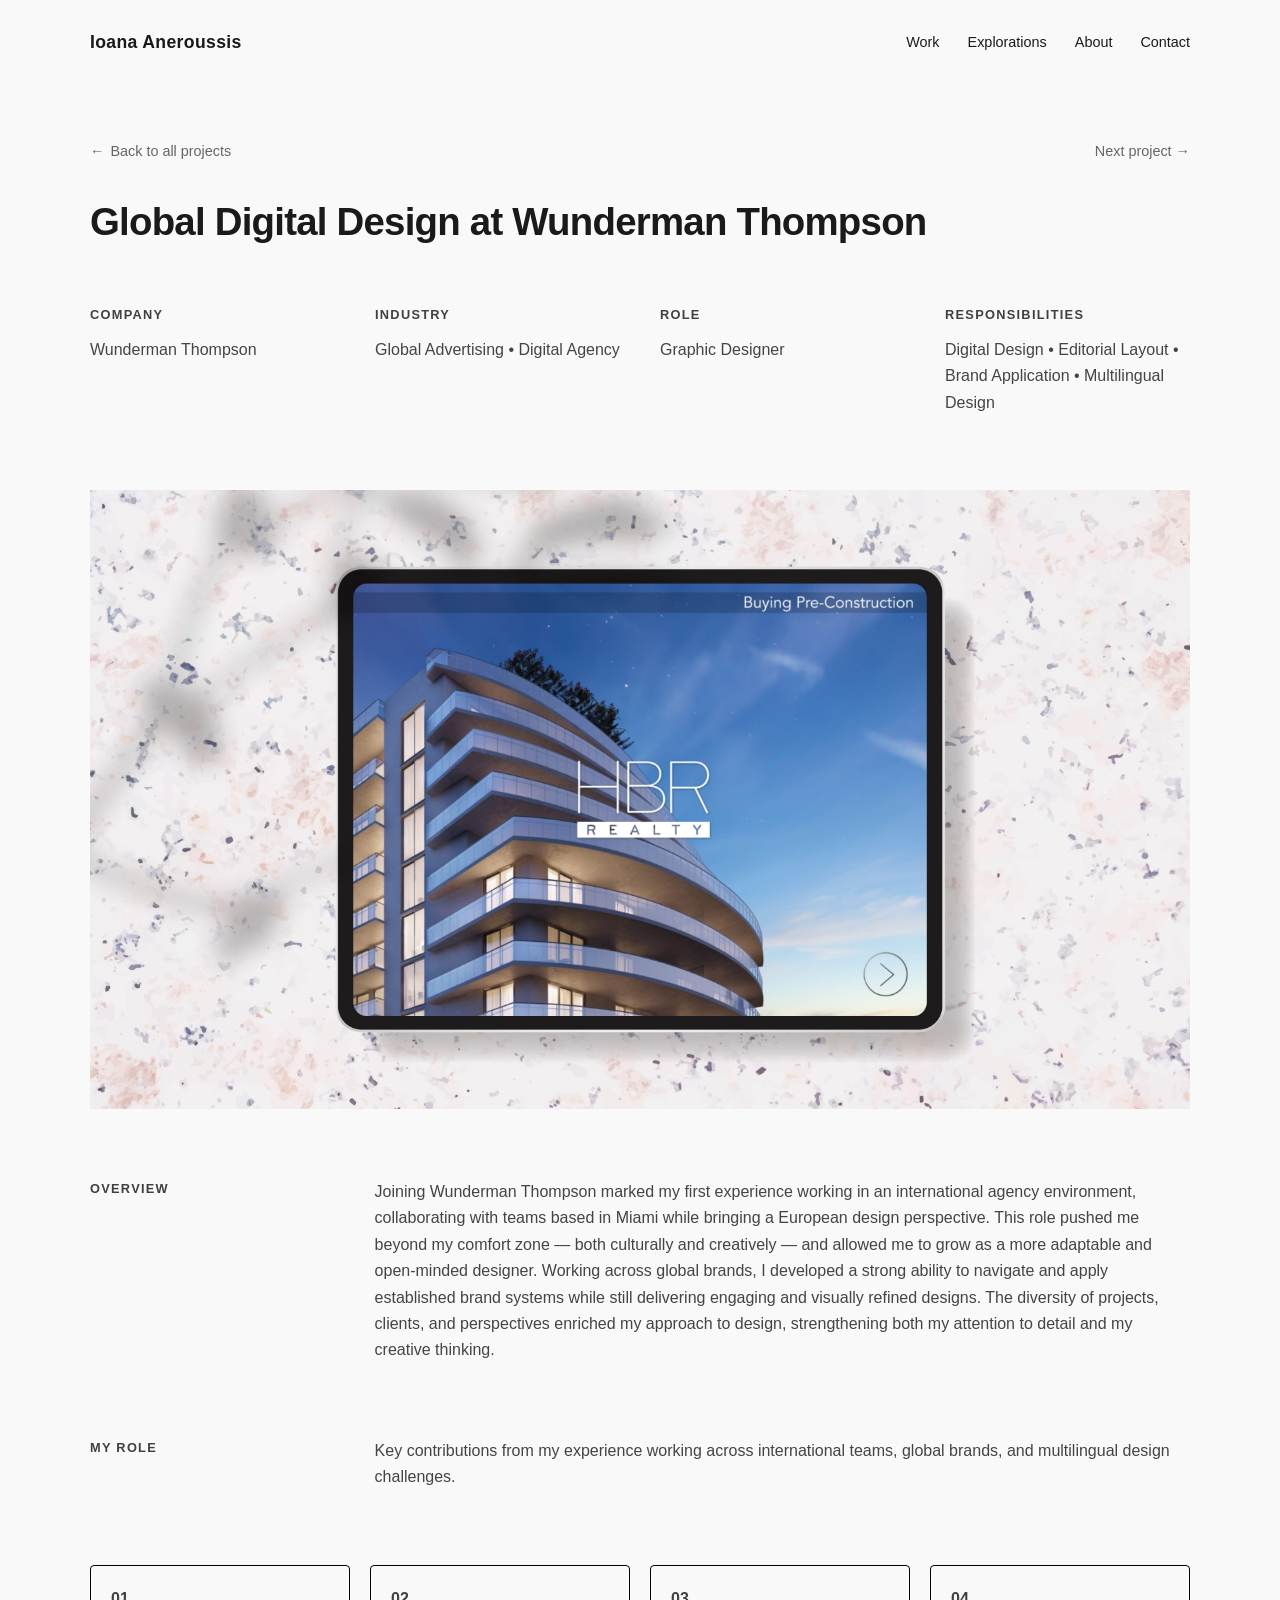
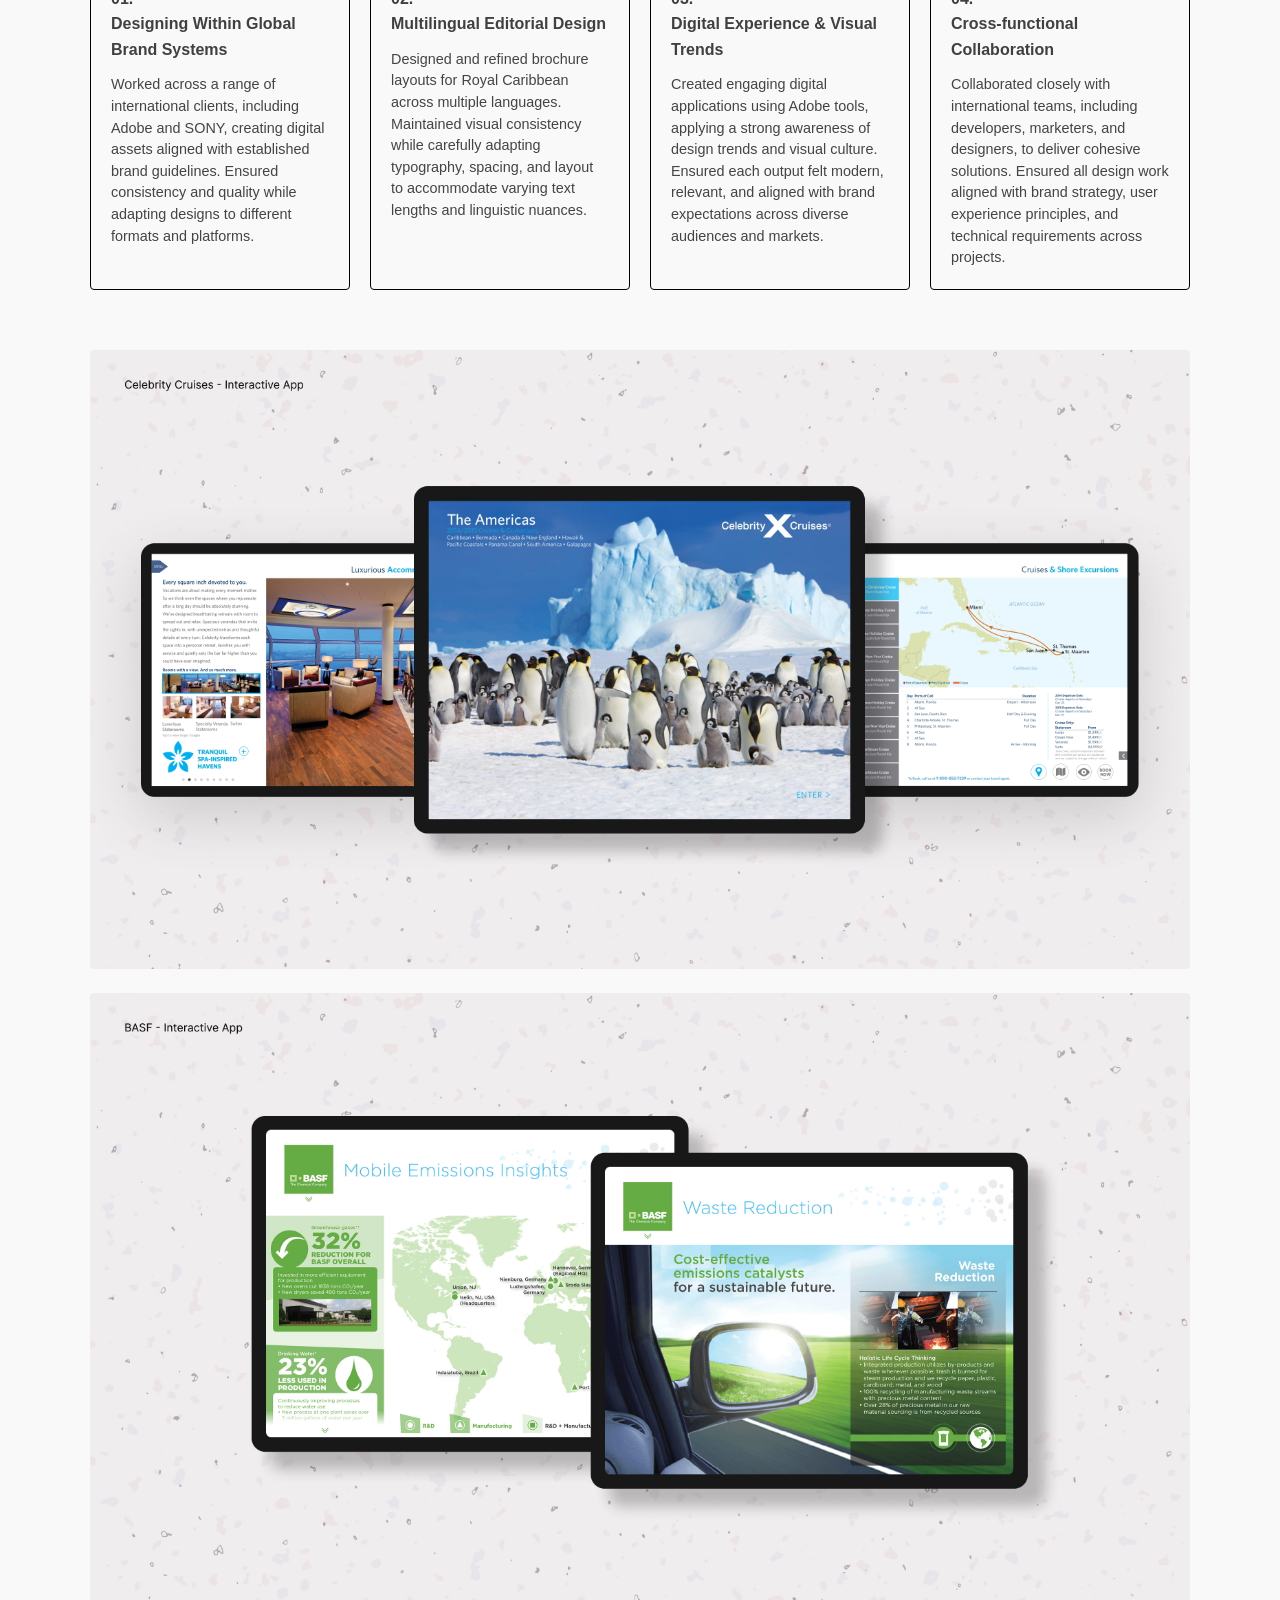
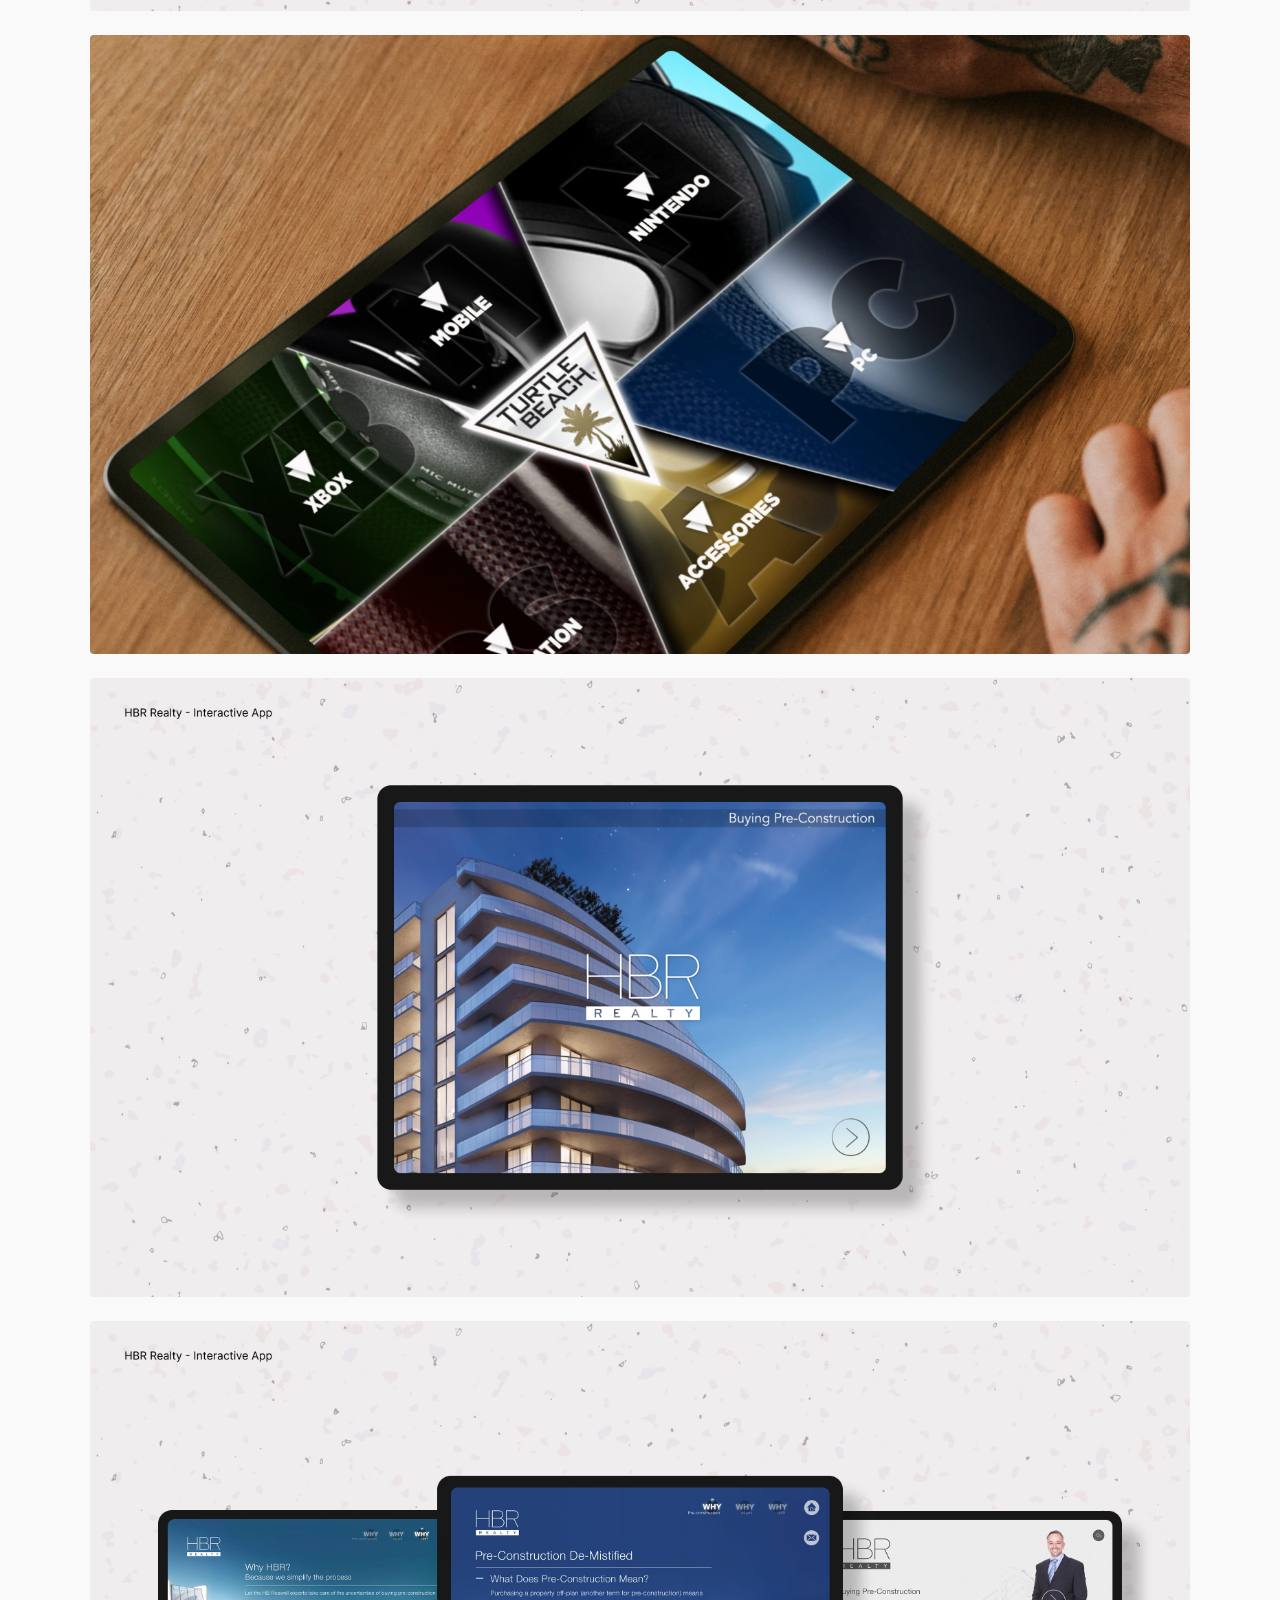
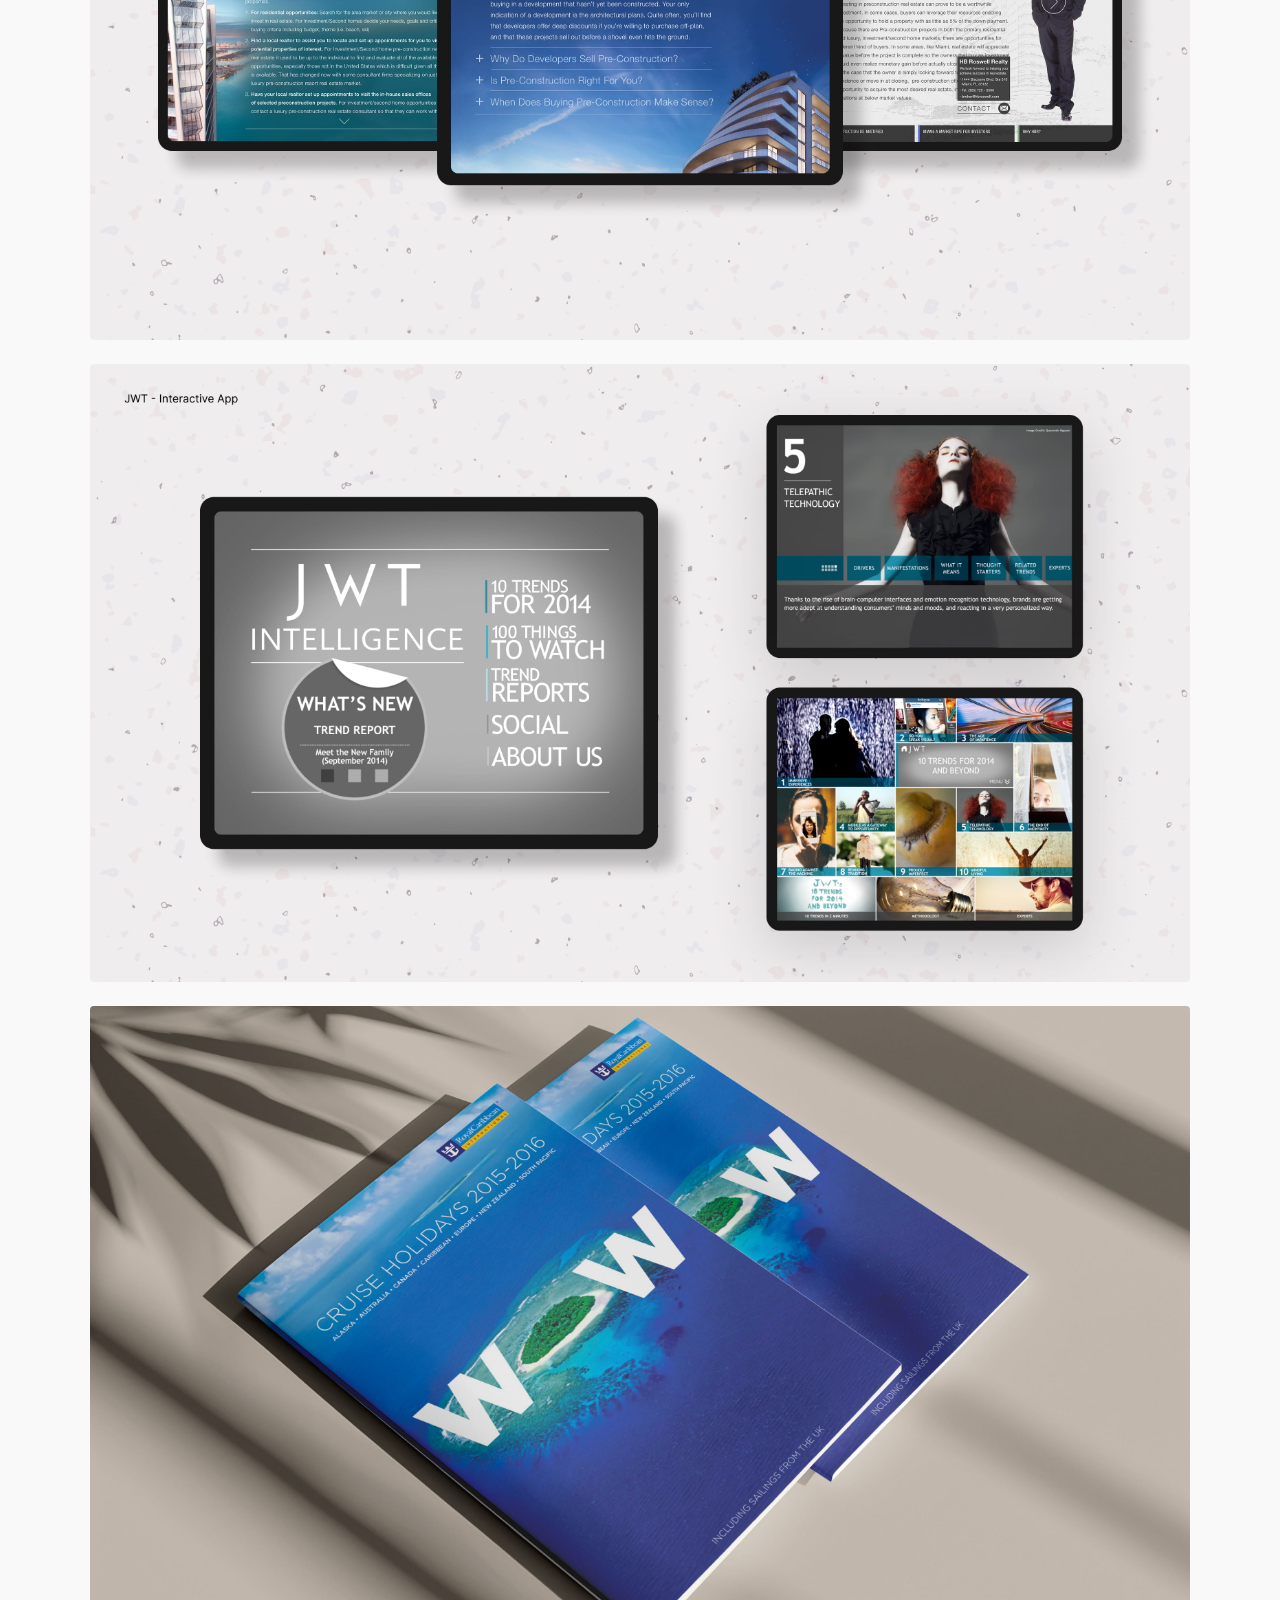
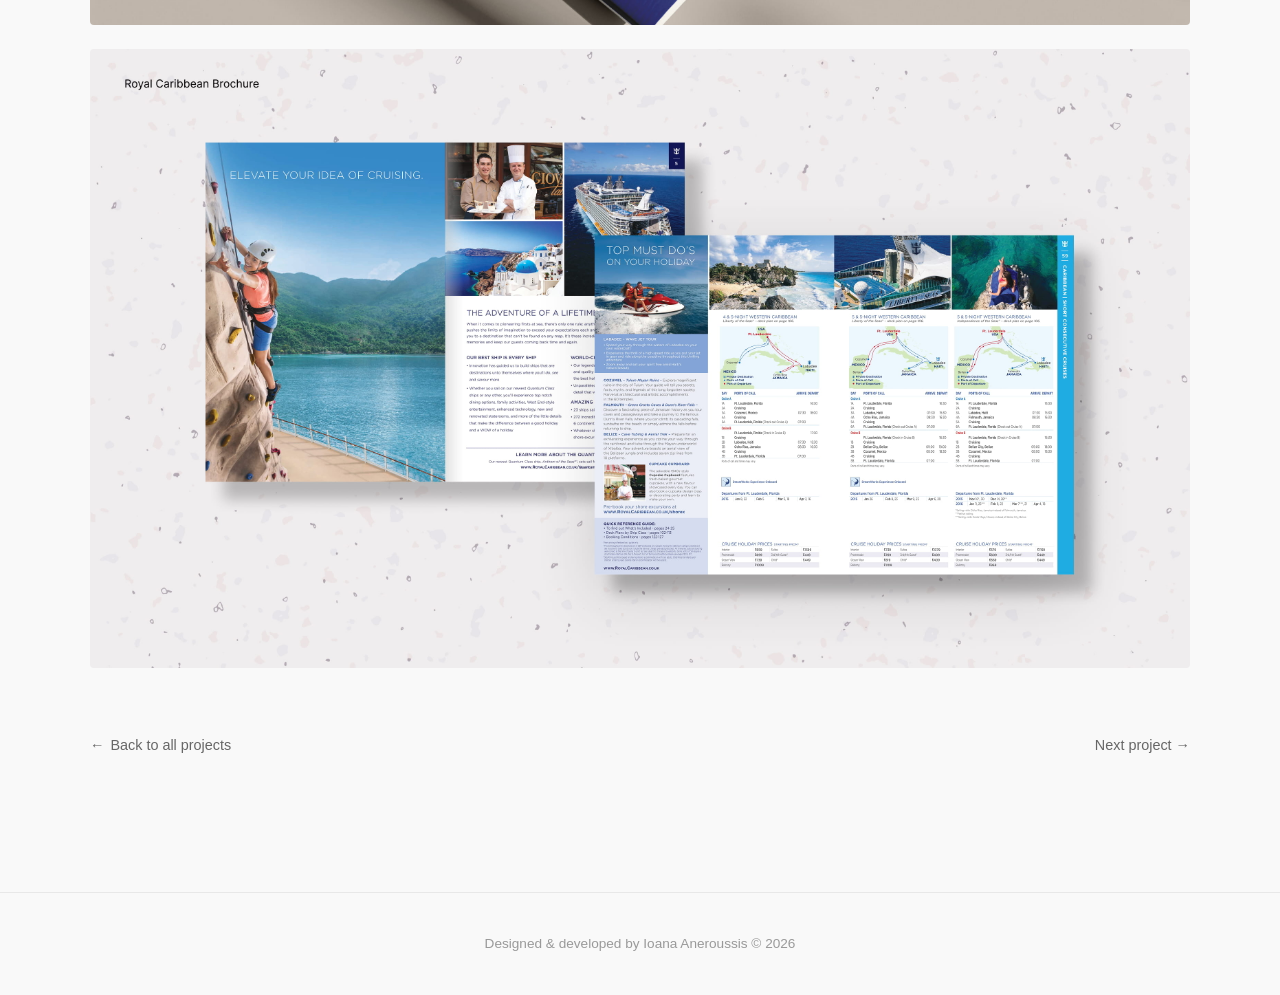
<file: projects/project-3.html>
<!DOCTYPE html>
<html lang="en">
<head>
  <meta charset="UTF-8">
  <meta name="viewport" content="width=device-width, initial-scale=1.0">
  <title>Global Digital Design at Wunderman Thompson | Ioana Aneroussis</title>
  <meta name="description" content="Graphic design work at Wunderman Thompson, creating digital experiences and multilingual layouts for global brands in an international environment.">
  <link rel="icon" type="image/x-icon" href="../images/Favicon/ioana_favicon.ico">
  <link rel="stylesheet" href="../css/style.css">
</head>
<body>

  <!-- ====== Navigation ====== -->
  <nav class="site-nav">
    <a href="../index.html" class="logo">Ioana Aneroussis</a>

    <ul class="nav-links">
      <li><a href="../index.html">Work</a></li>
      <li><a href="../explorations.html">Explorations</a></li>
      <li><a href="../about.html">About</a></li>
      <li><a href="../contact.html">Contact</a></li>
    </ul>

    <button class="nav-toggle" aria-label="Toggle navigation">
      <span></span><span></span><span></span>
    </button>
  </nav>

  <!-- ====== Project Detail ====== -->
  <main class="project-detail container">

   <div class="project-nav fade-in">
      <a href="../index.html" class="back-link">
        <span>&larr;</span> 
        <span>Back to all projects</span>
      </a>
      <a href="project-4.html" class="next-link">Next project &rarr;</a>
    </div>

    <!-- EDIT: Project 3 title -->
    <h1 class="fade-in">Global Digital Design at Wunderman Thompson</h1>

    <div class="project-info-four fade-in">
      <div>
        <h2>Company</h2>
        <p>Wunderman Thompson</p>
      </div>
      <div>
        <h2>Industry</h2>
        <p>Global Advertising • Digital Agency</p>
      </div>
      <div>
        <h2>Role</h2>
        <p>Graphic Designer</p>
      </div>
      <div>
        <h2>Responsibilities</h2>
        <p>Digital Design • Editorial Layout • Brand Application • Multilingual Design</p>
      </div>
    </div>

    <div class="header-image gallery-image fade-in">
      <img src="../images/Project3/Project3_Image_Header.jpg" alt="Mockup of HBR Realty application design at Wunderman Thompson">
    </div>

   <div class="project-info-aside fade-in">
      <div>
        <h2>Overview</h2>
      </div>
      <div> <p>Joining Wunderman Thompson marked my first experience working in an international agency environment, collaborating with teams based in Miami while bringing a European design perspective. This role pushed me beyond my comfort zone — both culturally and creatively — and allowed me to grow as a more adaptable and open-minded designer.
Working across global brands, I developed a strong ability to navigate and apply established brand systems while still delivering engaging and visually refined designs. The diversity of projects, clients, and perspectives enriched my approach to design, strengthening both my attention to detail and my creative thinking.</p>
      </div>
    </div>

    <div class="project-info-aside fade-in">
      <div>
        <h2>My Role</h2>
      </div>
      <div> <p>Key contributions from my experience working across international teams, global brands, and multilingual design challenges.</p>
      </div>
    </div>

    <div class="project-info-four-bordered fade-in">
      <div>
        <h3>01.<br>Designing Within Global Brand Systems</h3>
        <p>Worked across a range of international clients, including Adobe and SONY, creating digital assets aligned with established brand guidelines. Ensured consistency and quality while adapting designs to different formats and platforms.</p>
      </div>
      <div>
        <h3>02.<br>Multilingual Editorial Design</h3>
        <p>Designed and refined brochure layouts for Royal Caribbean across multiple languages. Maintained visual consistency while carefully adapting typography, spacing, and layout to accommodate varying text lengths and linguistic nuances.</p>
      </div>
      <div>
        <h3>03.<br>Digital Experience &amp; Visual Trends</h3>
        <p>Created engaging digital applications using Adobe tools, applying a strong awareness of design trends and visual culture. Ensured each output felt modern, relevant, and aligned with brand expectations across diverse audiences and markets.</p>
      </div>
      <div>
        <h3>04.<br>Cross-functional Collaboration</h3>
        <p>Collaborated closely with international teams, including developers, marketers, and designers, to deliver cohesive solutions. Ensured all design work aligned with brand strategy, user experience principles, and technical requirements across projects.</p>
      </div>
    </div>


    <div class="project-gallery">
      <!-- <h2>Project Images</h2> -->
      <div class="gallery-grid">

        <div class="gallery-image fade-in">
          <img src="../images/Project3/Project3_Image1_CelebrityCruises.jpg" alt="Digital design for Celebrity Cruises brand">
        </div>

        <div class="gallery-image fade-in">
          <img src="../images/Project3/Project3_Image2_BASF.jpg" alt="Digital design for BASF brand at Wunderman Thompson">
        </div>

        <div class="gallery-image fade-in">
          <img src="../images/Project3/Project3_Image3_Turtle_Beach.jpg" alt="Tablet mockup of Turtle Beach digital design">
        </div>

        <div class="gallery-image fade-in">
          <img src="../images/Project3/Project3_Image4_HBR1.jpg" alt="HBR Realty application design for Wunderman Thompson">
        </div>

        <div class="gallery-image fade-in">
          <img src="../images/Project3/Project3_Image5_HBR2.jpg" alt="Additional HBR Realty application design for Wunderman Thompson">
        </div>

        <div class="gallery-image fade-in">
          <img src="../images/Project3/Project3_Image6_JWT.jpg" alt="JWT Intelligence digital design project">
        </div>

        <div class="gallery-image fade-in">
          <img src="../images/Project3/Project3_Image8_Mockup_Royal_Caribbean.jpg" alt="Mockup design of Royal Caribbean cruise line brochure cover">
        </div>

        <div class="gallery-image fade-in">
          <img src="../images/Project3/Project3_Image9_Royal_Caribbean.jpg" alt="Royal Caribbean design work showing itineraries">
        </div>

      </div>
    </div>

    <div class="project-nav fade-in">
      <a href="../index.html" class="back-link">
        <span>&larr;</span> 
        <span>Back to all projects</span>
      </a>
      <a href="project-4.html" class="next-link">Next project &rarr;</a>
    </div>

  </main>

  <!-- ====== Footer ====== -->
  <footer class="site-footer">
    <div class="container">
      <p>Designed & developed by Ioana Aneroussis &copy; 2026</p>
    </div>
  </footer>

  <script src="../js/main.js"></script>
</body>
</html>
</file>
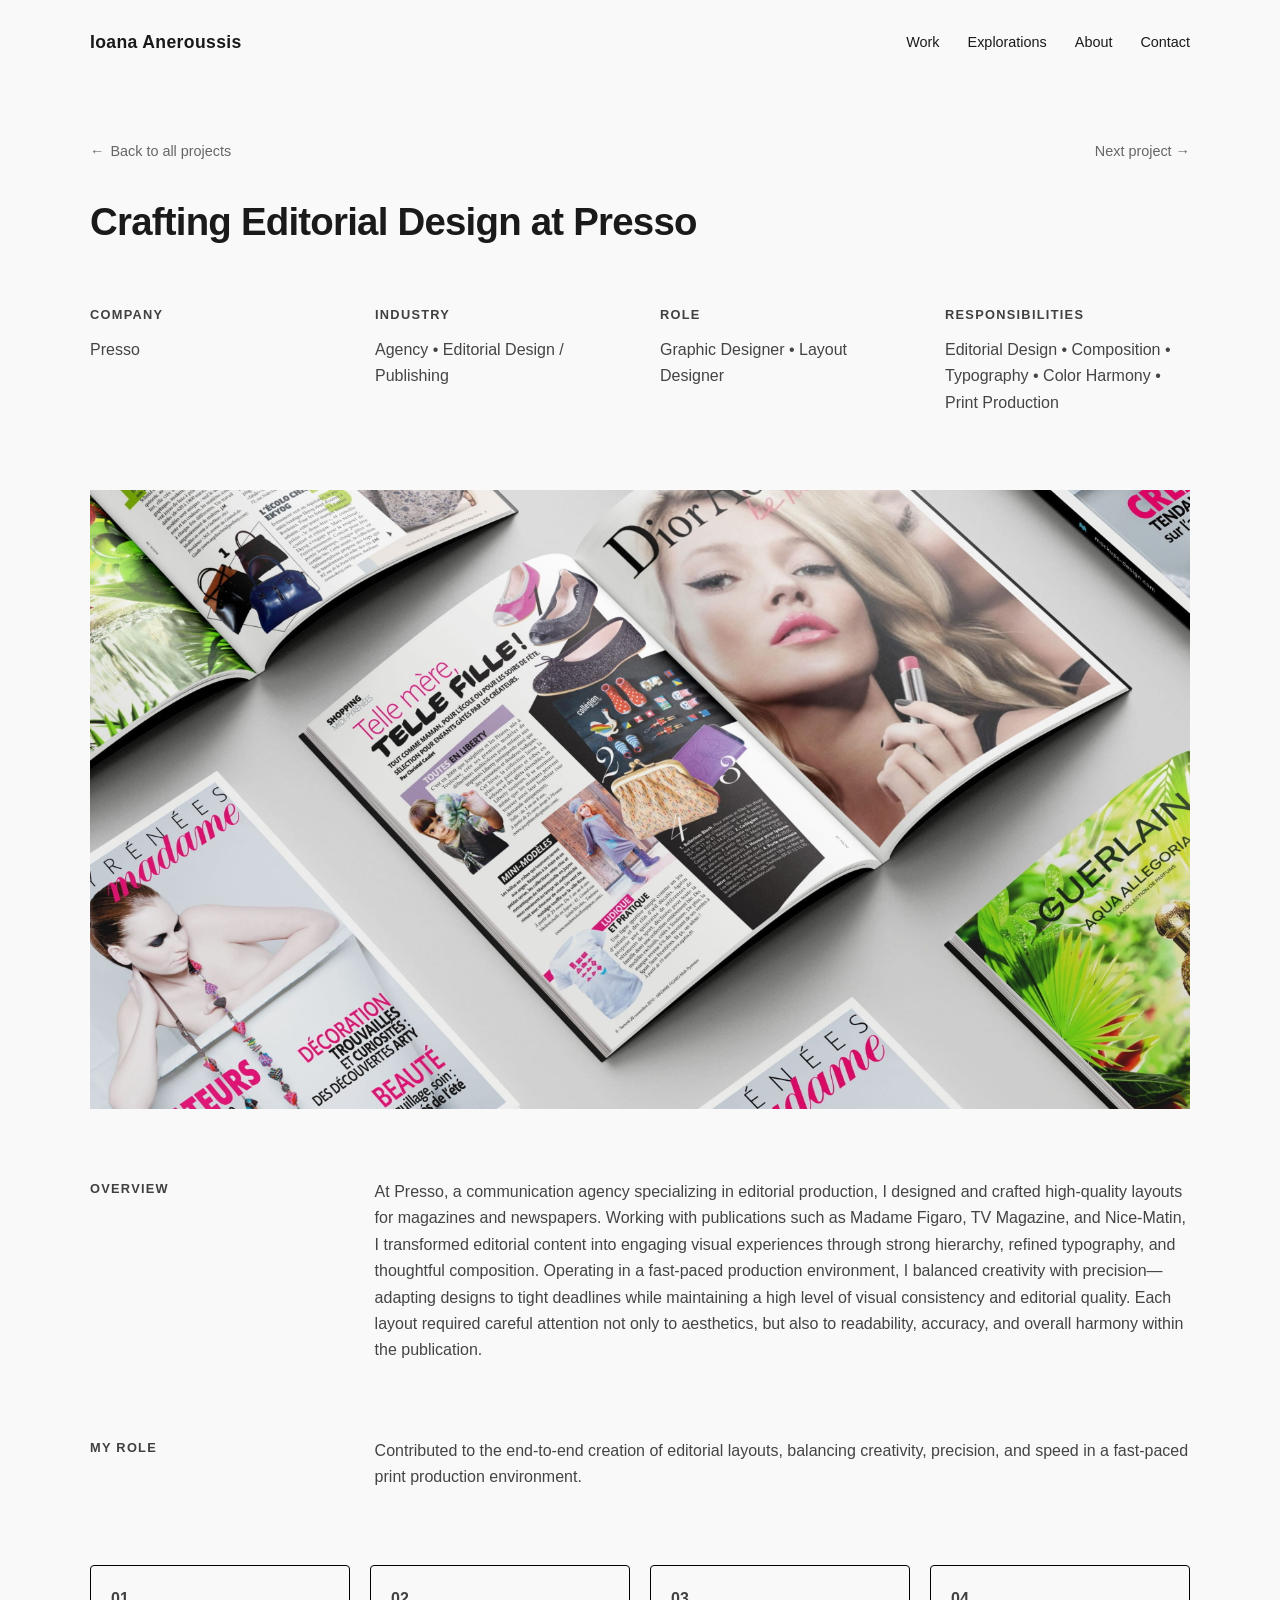
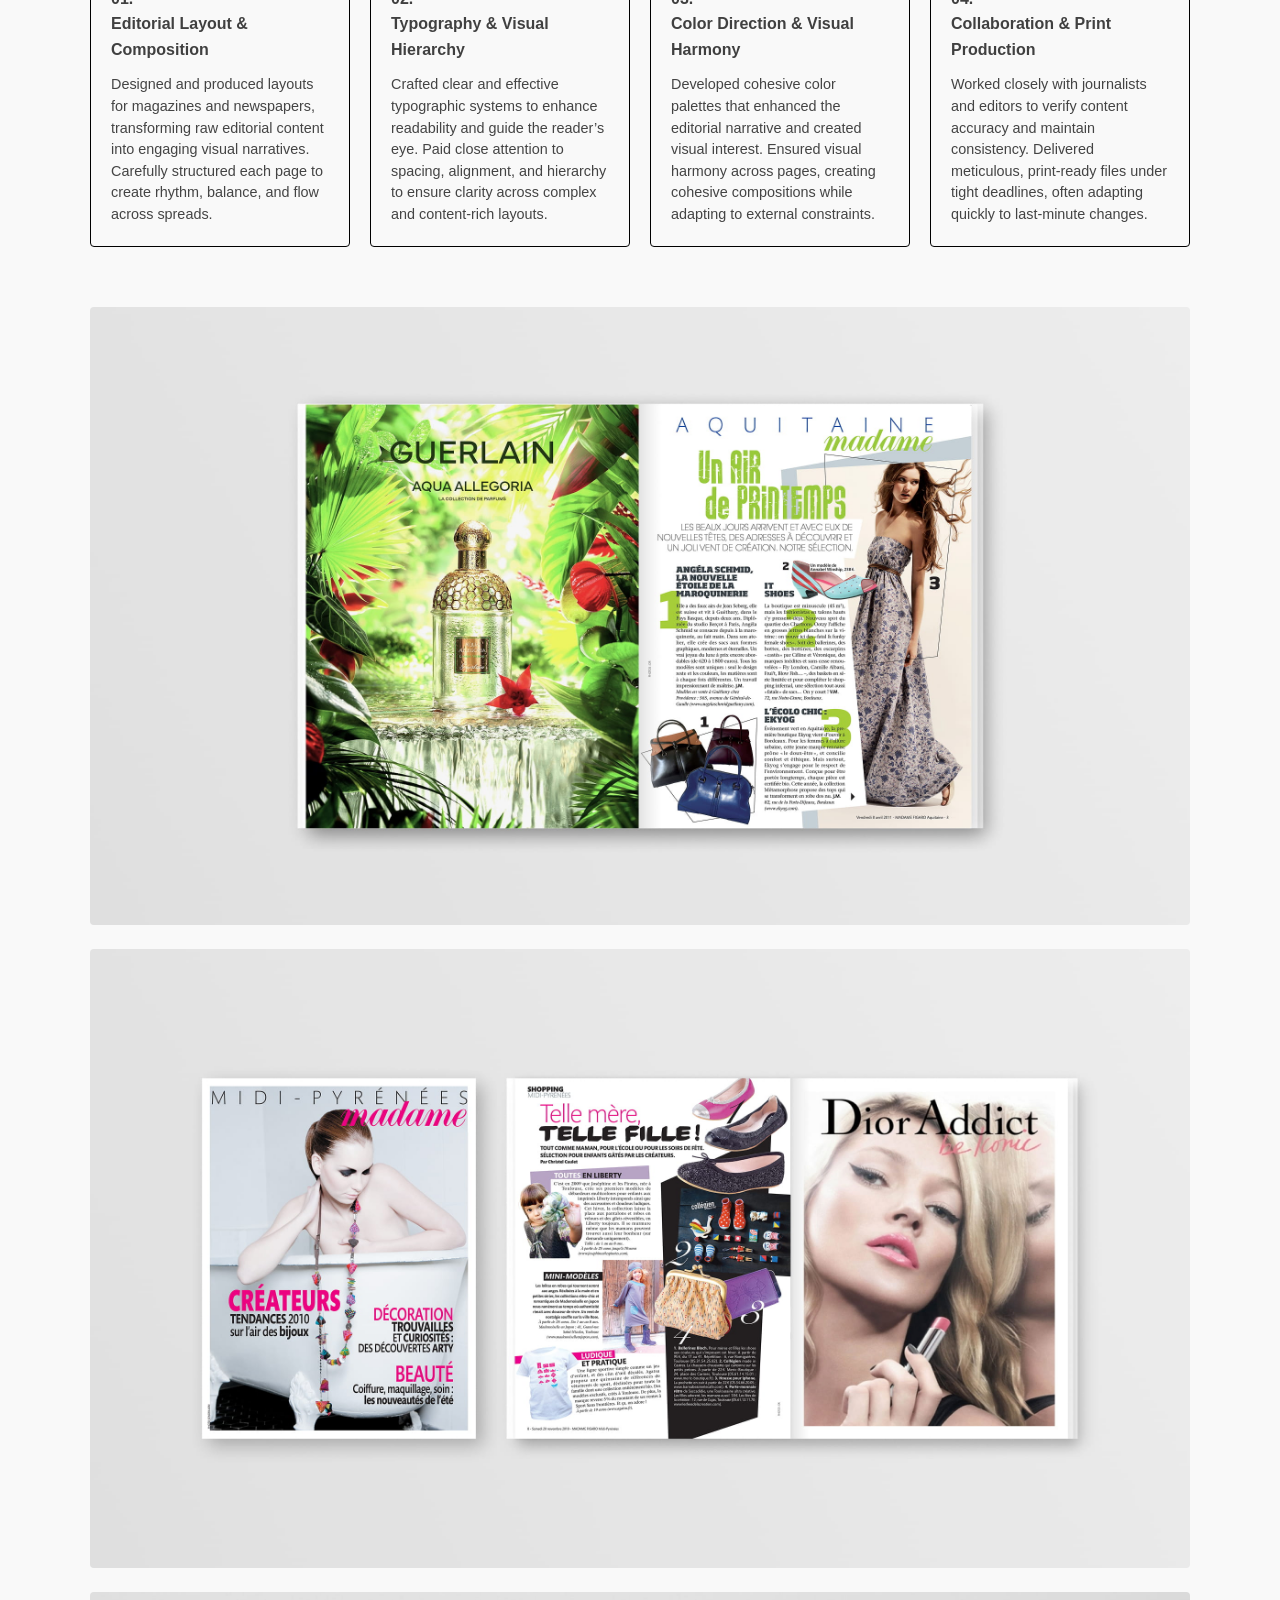
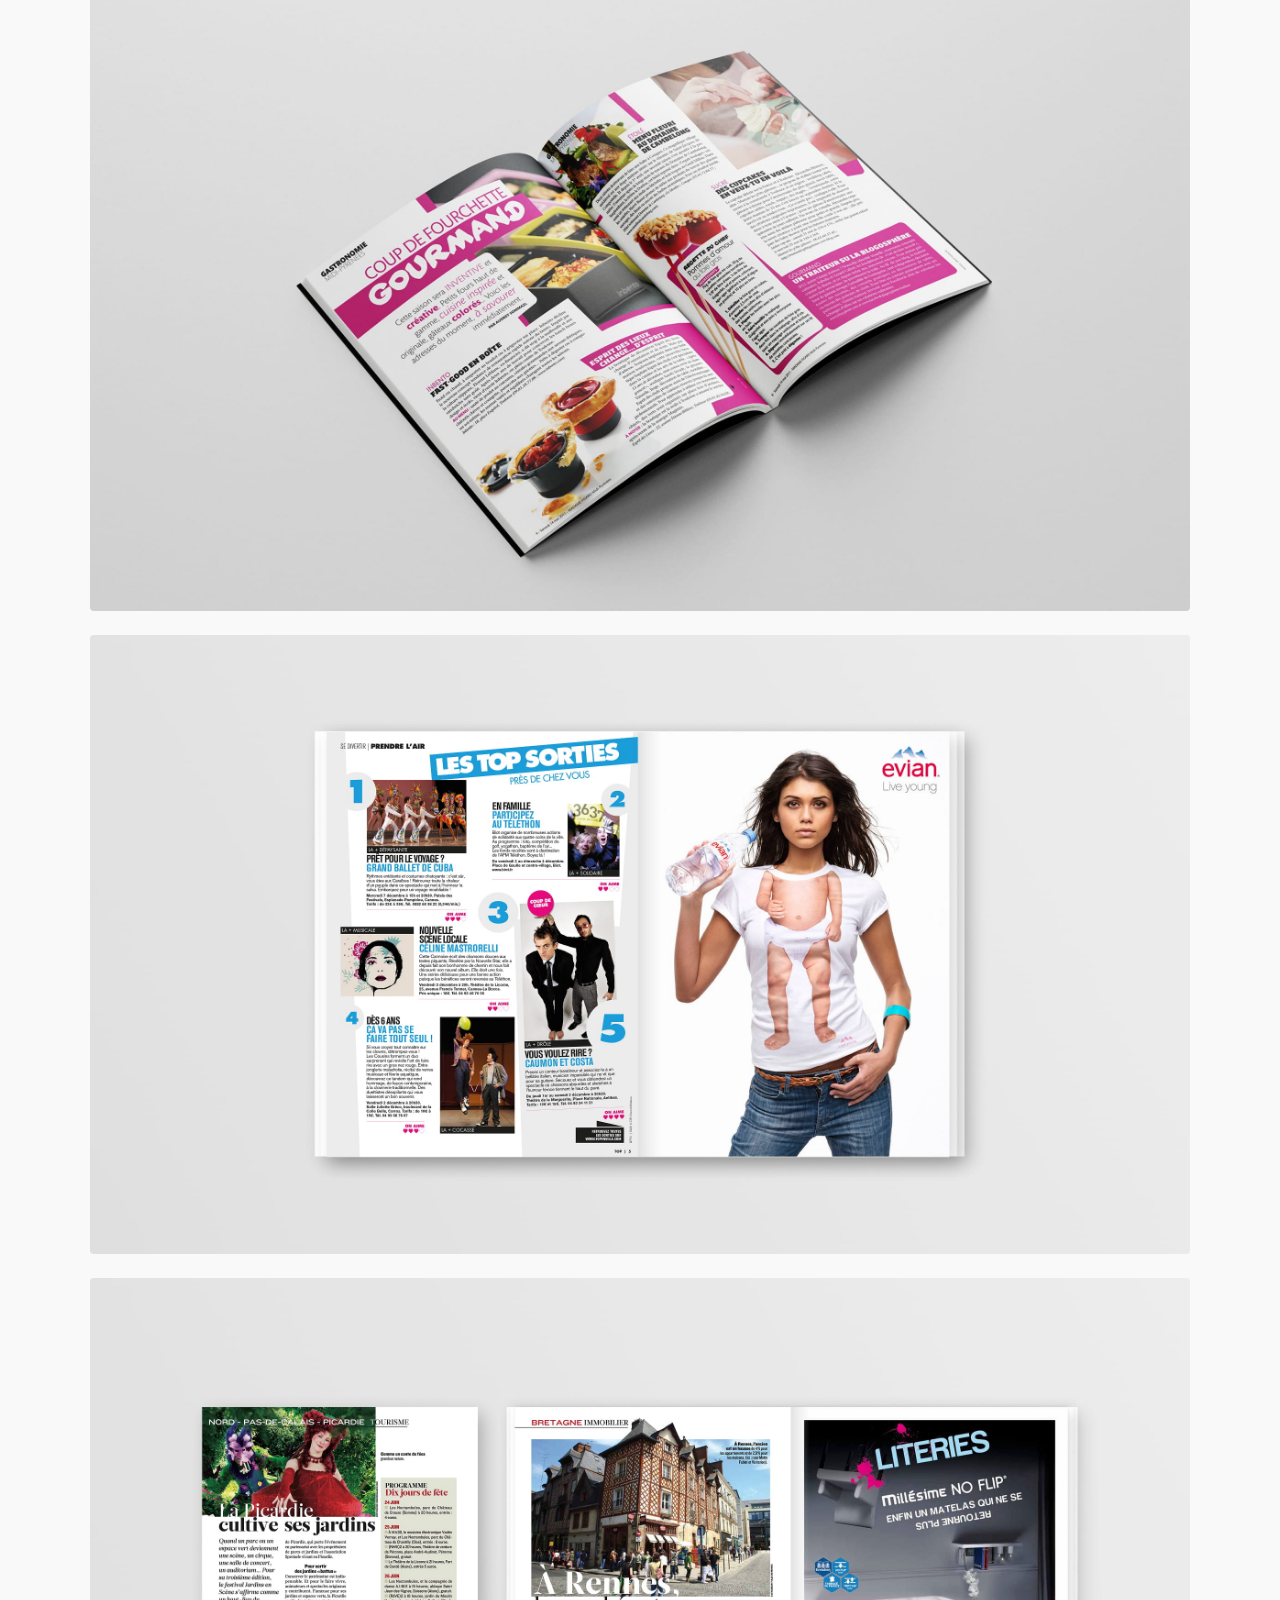
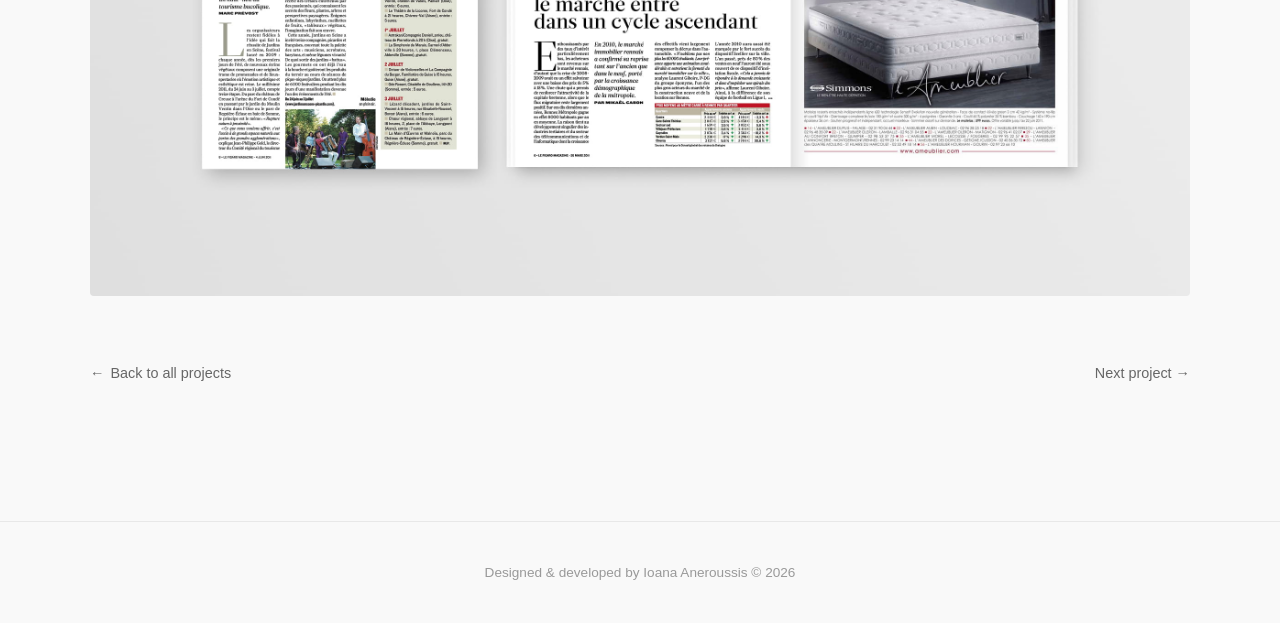
<file: projects/project-4.html>
<!DOCTYPE html>
<html lang="en">
<head>
  <meta charset="UTF-8">
  <meta name="viewport" content="width=device-width, initial-scale=1.0">
  <title>Presso Editorial Design | Ioana Aneroussis</title>
  <meta name="description" content="Designing editorial layouts for magazines and newspapers at Presso, combining typography, composition, and color to create engaging print experiences.">
  <link rel="icon" type="image/x-icon" href="../images/Favicon/ioana_favicon.ico">
  <link rel="stylesheet" href="../css/style.css">
</head>
<body>

  <!-- ====== Navigation ====== -->
  <nav class="site-nav">
    <a href="../index.html" class="logo">Ioana Aneroussis</a>

    <ul class="nav-links">
      <li><a href="../index.html">Work</a></li>
      <li><a href="../explorations.html">Explorations</a></li>
      <li><a href="../about.html">About</a></li>
      <li><a href="../contact.html">Contact</a></li>
    </ul>

    <button class="nav-toggle" aria-label="Toggle navigation">
      <span></span><span></span><span></span>
    </button>
  </nav>

  <!-- ====== Project Detail ====== -->
  <main class="project-detail container">

   <div class="project-nav fade-in">
      <a href="../index.html" class="back-link">
        <span>&larr;</span> 
        <span>Back to all projects</span>
      </a>
      <a href="project-1.html" class="next-link">Next project &rarr;</a>
    </div>

    <!-- EDIT: Project 4 title -->
    <h1 class="fade-in">Crafting Editorial Design at Presso</h1>

    <div class="project-info-four fade-in">
      <div>
        <h2>Company</h2>
        <p>Presso</p>
      </div>
      <div>
        <h2>Industry</h2>
        <p>Agency • Editorial Design / Publishing</p>
      </div>
      <div>
        <h2>Role</h2>
        <p>Graphic Designer • Layout Designer</p>
      </div>
      <div>
        <h2>Responsibilities</h2>
        <p>Editorial Design • Composition • Typography • Color Harmony • Print Production</p>
      </div>
    </div>

    <div class="header-image gallery-image fade-in">
      <img src="../images/Project4/Project4_Image_Header_Mockup.jpg" alt="Mockup of editorial design work for magazines and newspapers">
    </div>

   <div class="project-info-aside fade-in">
      <div>
        <h2>Overview</h2>
      </div>
      <div> <p>At Presso, a communication agency specializing in editorial production, I designed and crafted high-quality layouts for magazines and newspapers. Working with publications such as Madame Figaro, TV Magazine, and Nice-Matin, I transformed editorial content into engaging visual experiences through strong hierarchy, refined typography, and thoughtful composition.
Operating in a fast-paced production environment, I balanced creativity with precision—adapting designs to tight deadlines while maintaining a high level of visual consistency and editorial quality. Each layout required careful attention not only to aesthetics, but also to readability, accuracy, and overall harmony within the publication.</p>
      </div>
    </div>

    <div class="project-info-aside fade-in">
      <div>
        <h2>My Role</h2>
      </div>
      <div> <p>Contributed to the end-to-end creation of editorial layouts, balancing creativity, precision, and speed in a fast-paced print production environment.</p>
      </div>
    </div>

    <div class="project-info-four-bordered fade-in">
      <div>
        <h3>01.<br>Editorial Layout &amp; Composition</h3>
        <p>Designed and produced layouts for magazines and newspapers, transforming raw editorial content into engaging visual narratives. Carefully structured each page to create rhythm, balance, and flow across spreads.</p>
      </div>
      <div>
        <h3>02.<br>Typography &amp; Visual Hierarchy</h3>
        <p>Crafted clear and effective typographic systems to enhance readability and guide the reader’s eye. Paid close attention to spacing, alignment, and hierarchy to ensure clarity across complex and content-rich layouts.</p>
      </div>
      <div>
        <h3>03.<br>Color Direction &amp; Visual Harmony</h3>
        <p>Developed cohesive color palettes that enhanced the editorial narrative and created visual interest. Ensured visual harmony across pages, creating cohesive compositions while adapting to external constraints.</p>
      </div>
      <div>
        <h3>04.<br>Collaboration &amp; Print Production</h3>
        <p>Worked closely with journalists and editors to verify content accuracy and maintain consistency. Delivered meticulous, print-ready files under tight deadlines, often adapting quickly to last-minute changes.</p>
      </div>
    </div>


    <div class="project-gallery">
      <!-- <h2>Project Images</h2> -->
      <div class="gallery-grid">

        <div class="gallery-image fade-in">
          <img src="../images/Project4/Project4_Image1_MF.jpg" alt="Magazine layout design for Madame Figaro. Theme: Spring Fashion Trends">
        </div>

        <div class="gallery-image fade-in">
          <img src="../images/Project4/Project4_Image2_MF.jpg" alt="Additional Madame Figaro editorial design. Theme: Mother and Daughter Trends">
        </div>

        <div class="gallery-image fade-in">
          <img src="../images/Project4/Project4_Image3_MF.jpg" alt="Editorial layout for Madame Figaro publication. Theme: Creative Gastronomy">
        </div>

        <div class="gallery-image fade-in">
          <img src="../images/Project4/Project4_Image4_Top.jpg" alt="Magazine design for Top 06 publication. Theme: Top things to do in Nice and surrounding areas">
        </div>

        <div class="gallery-image fade-in">
          <img src="../images/Project4/Project4_Image5_FM.jpg" alt="Editorial design for Figaro Magazine. Theme: Garden and property costs">
        </div>

    </div>

   <div class="project-nav fade-in">
      <a href="../index.html" class="back-link">
        <span>&larr;</span> 
        <span>Back to all projects</span>
      </a>
      <a href="project-1.html" class="next-link">Next project &rarr;</a>
    </div>

  </main>

  <!-- ====== Footer ====== -->
  <footer class="site-footer">
    <div class="container">
      <p>Designed & developed by Ioana Aneroussis &copy; 2026</p>
    </div>
  </footer>

  <script src="../js/main.js"></script>
</body>
</html>
</file>
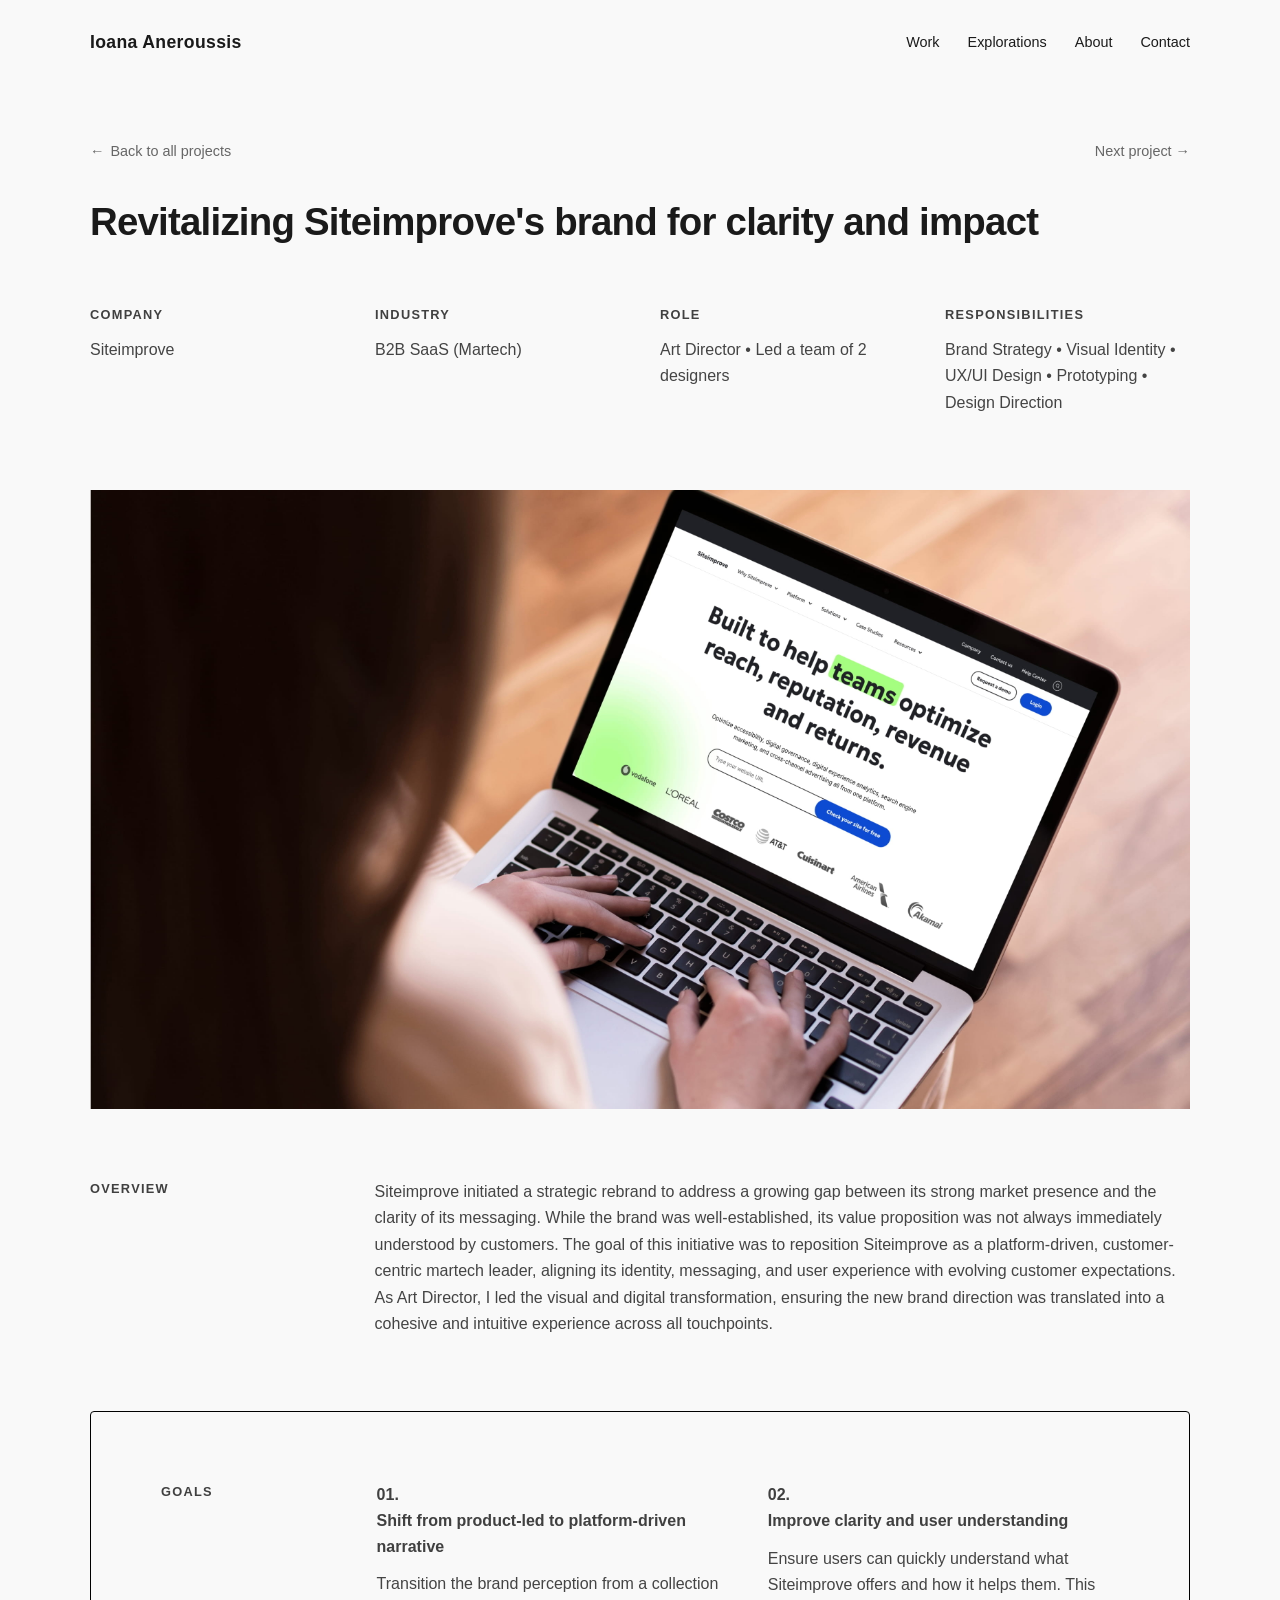
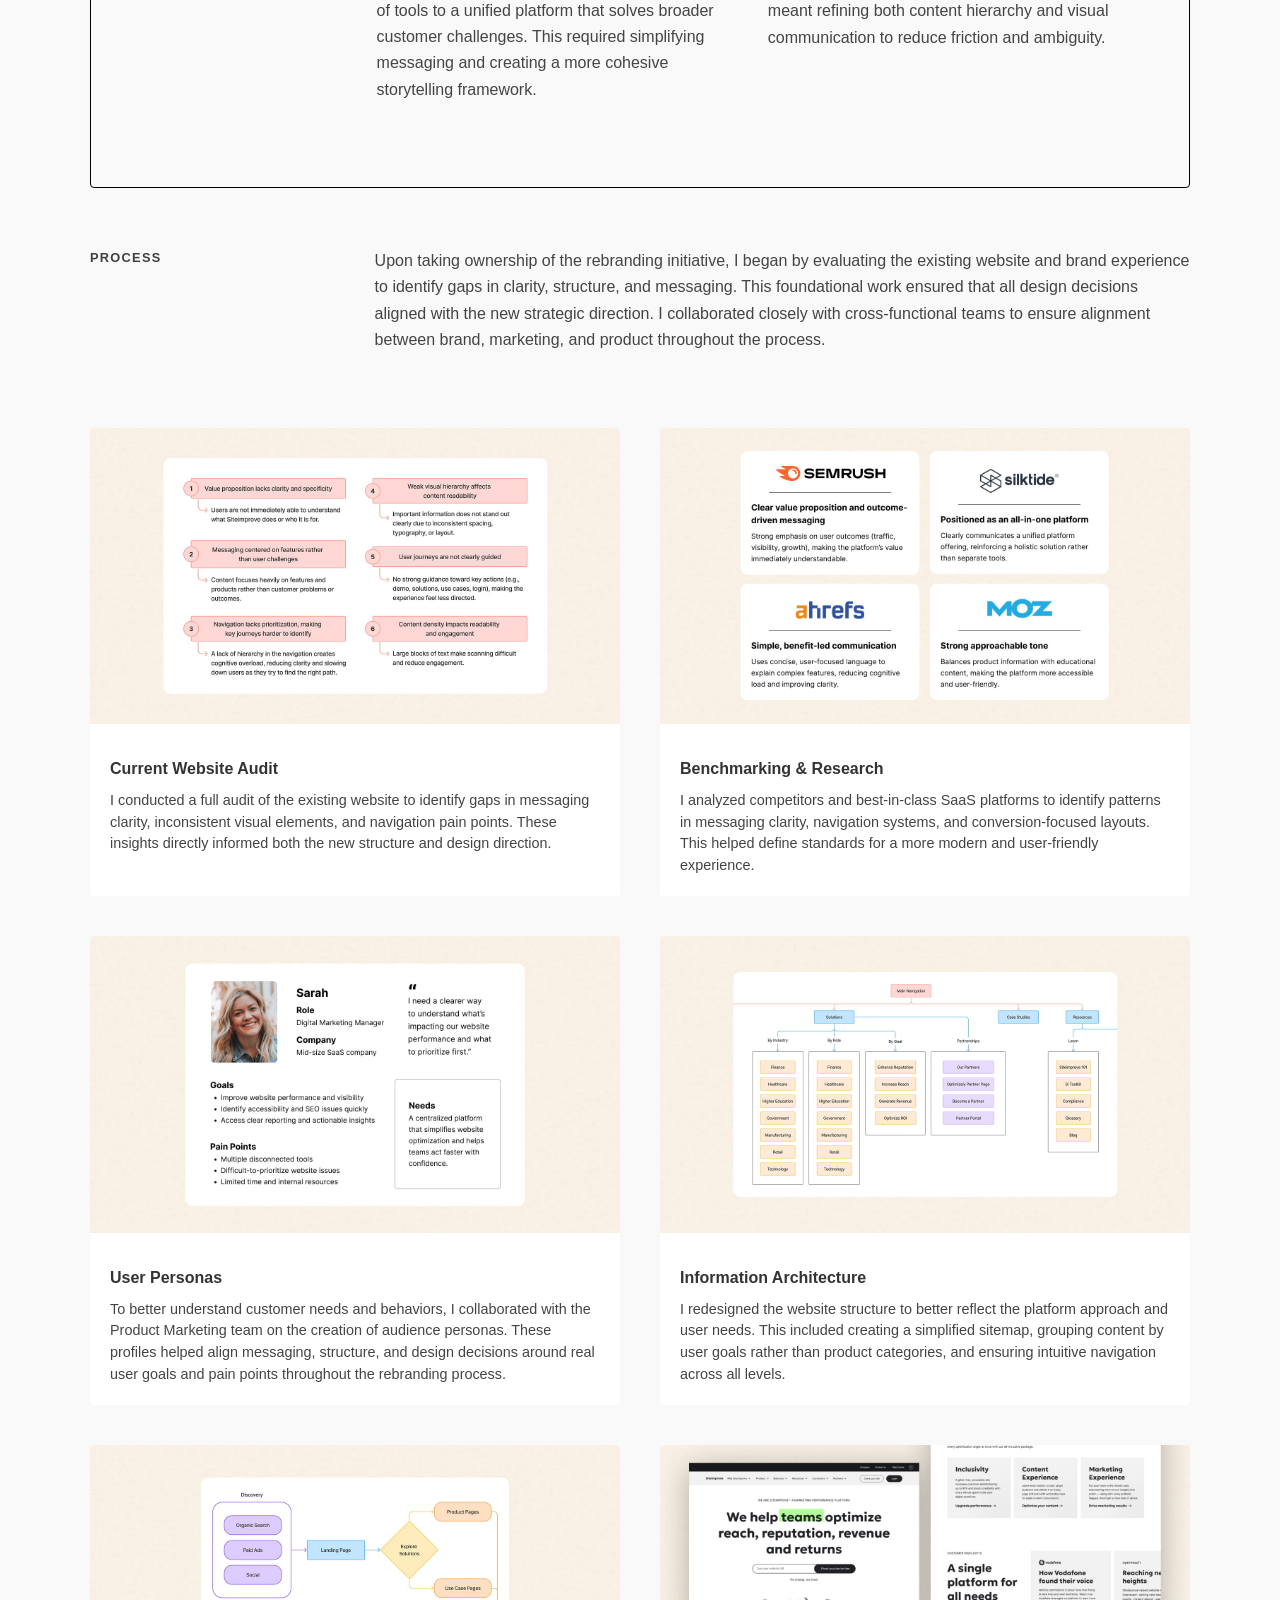
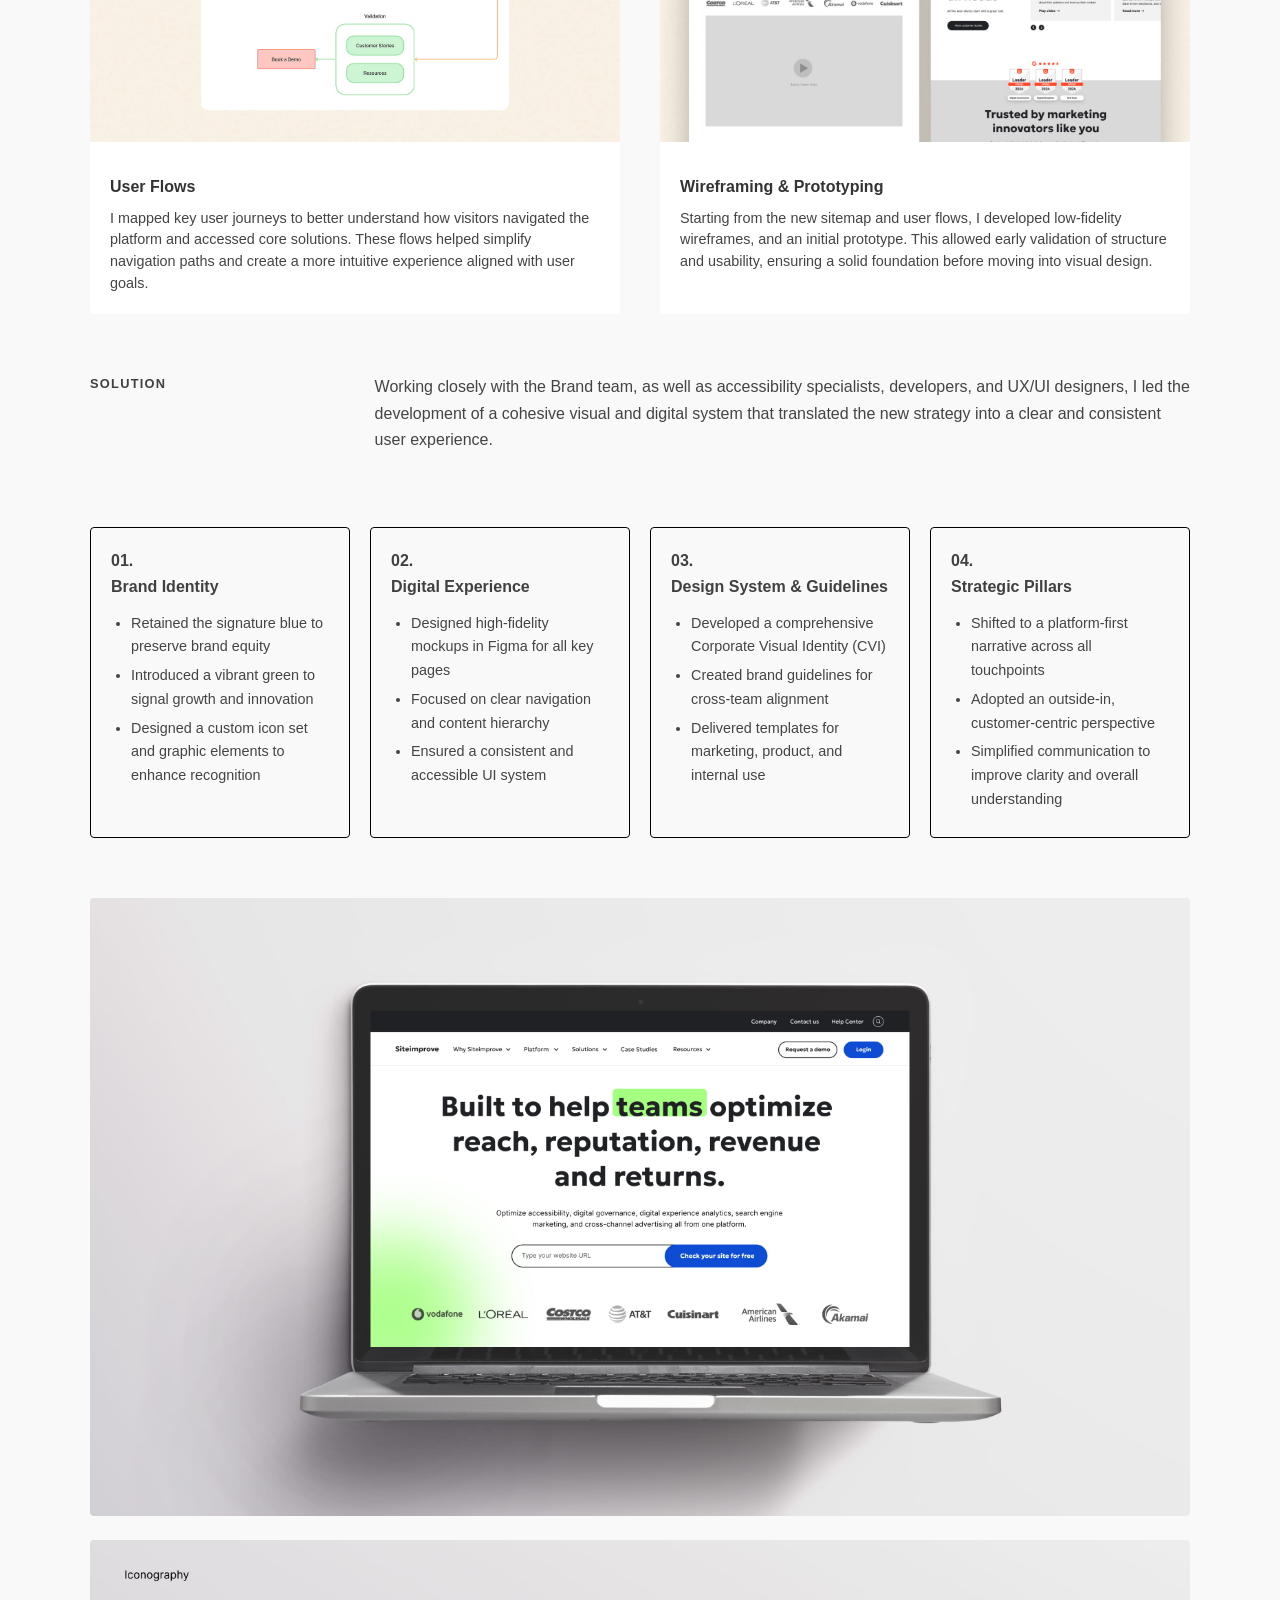
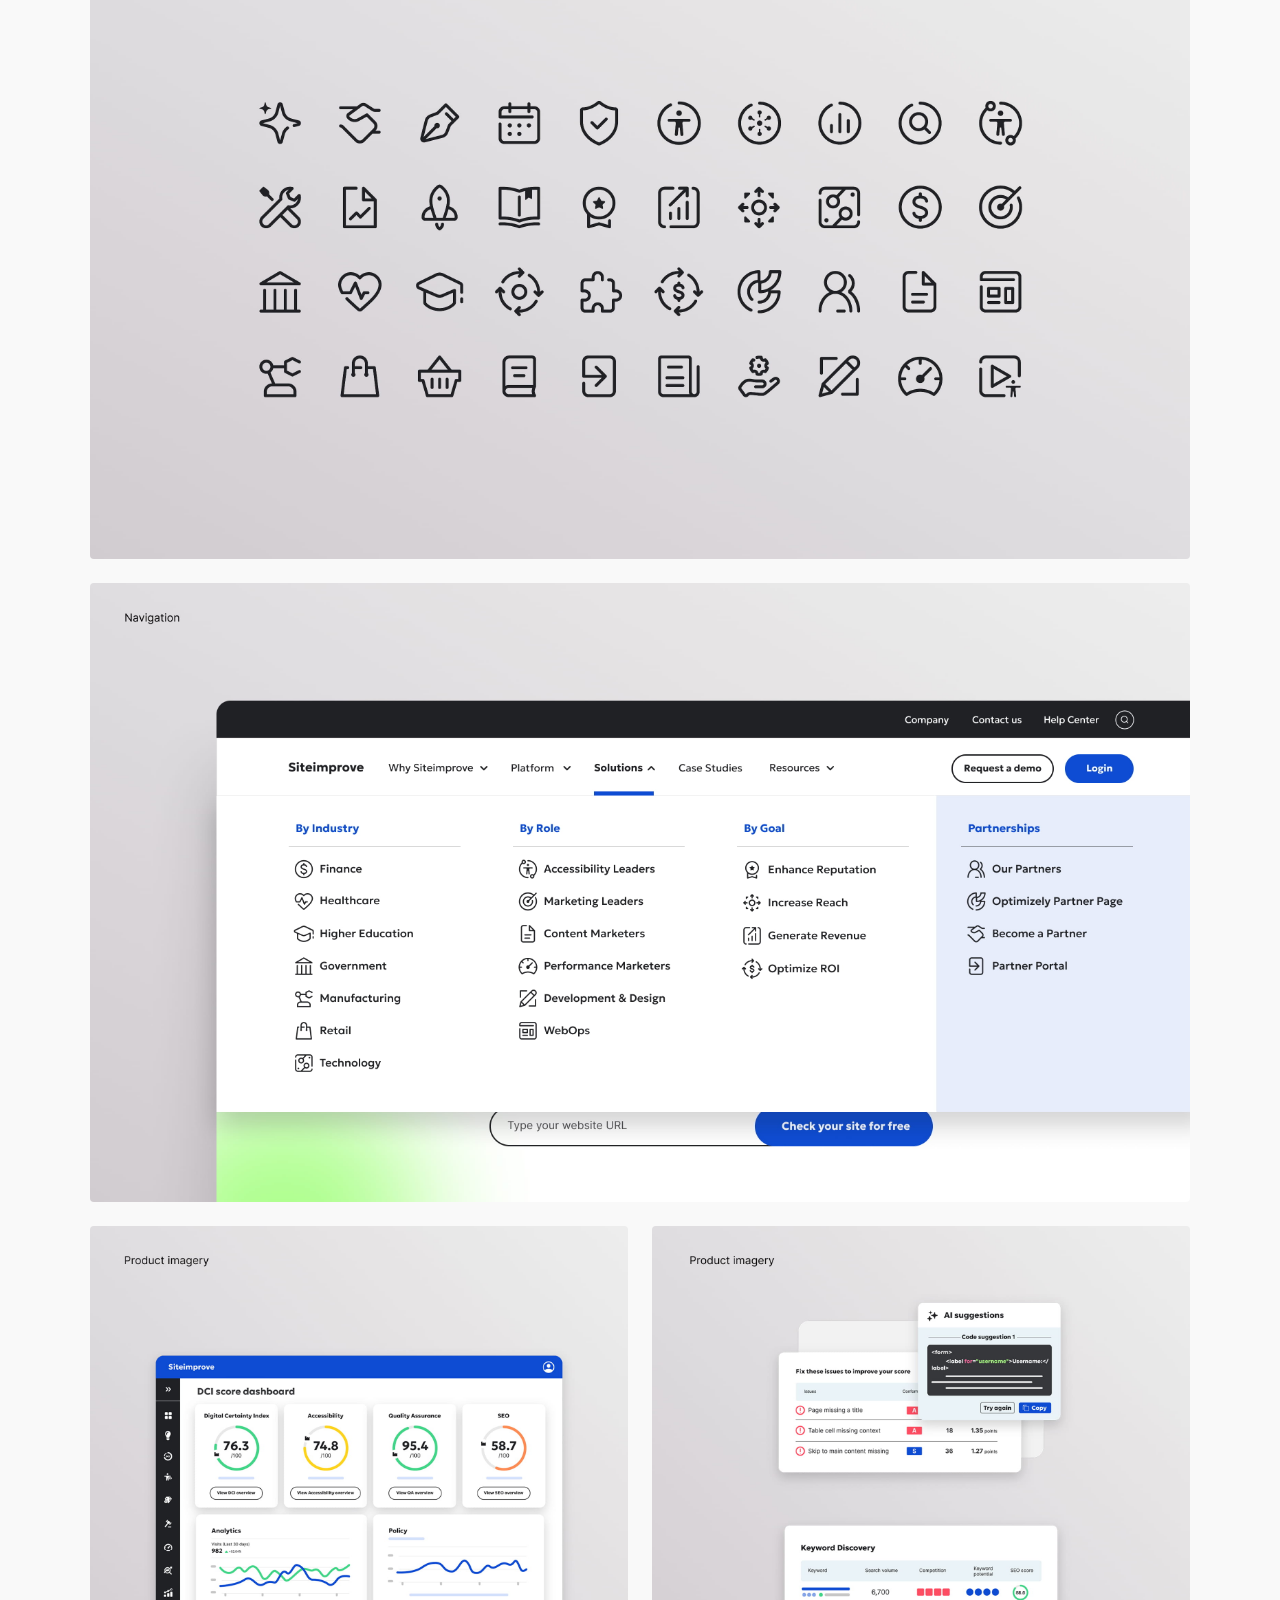
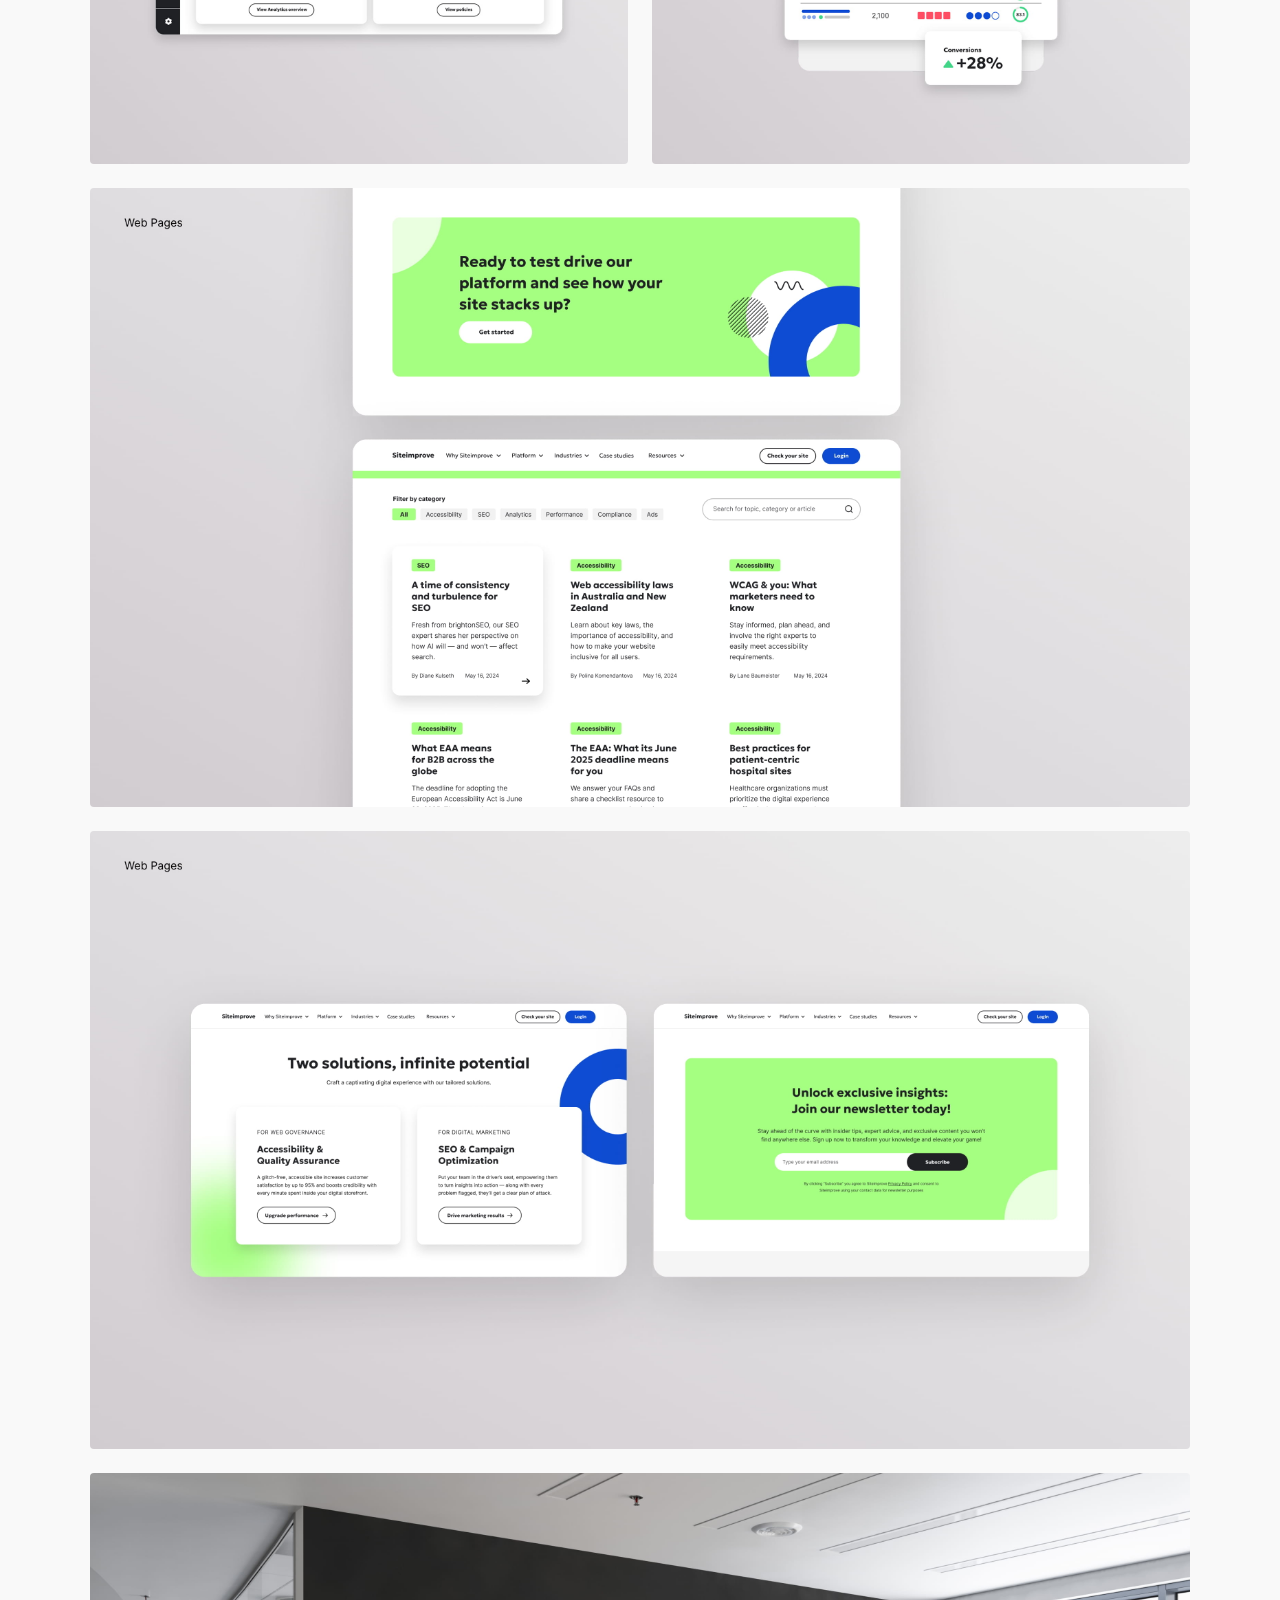
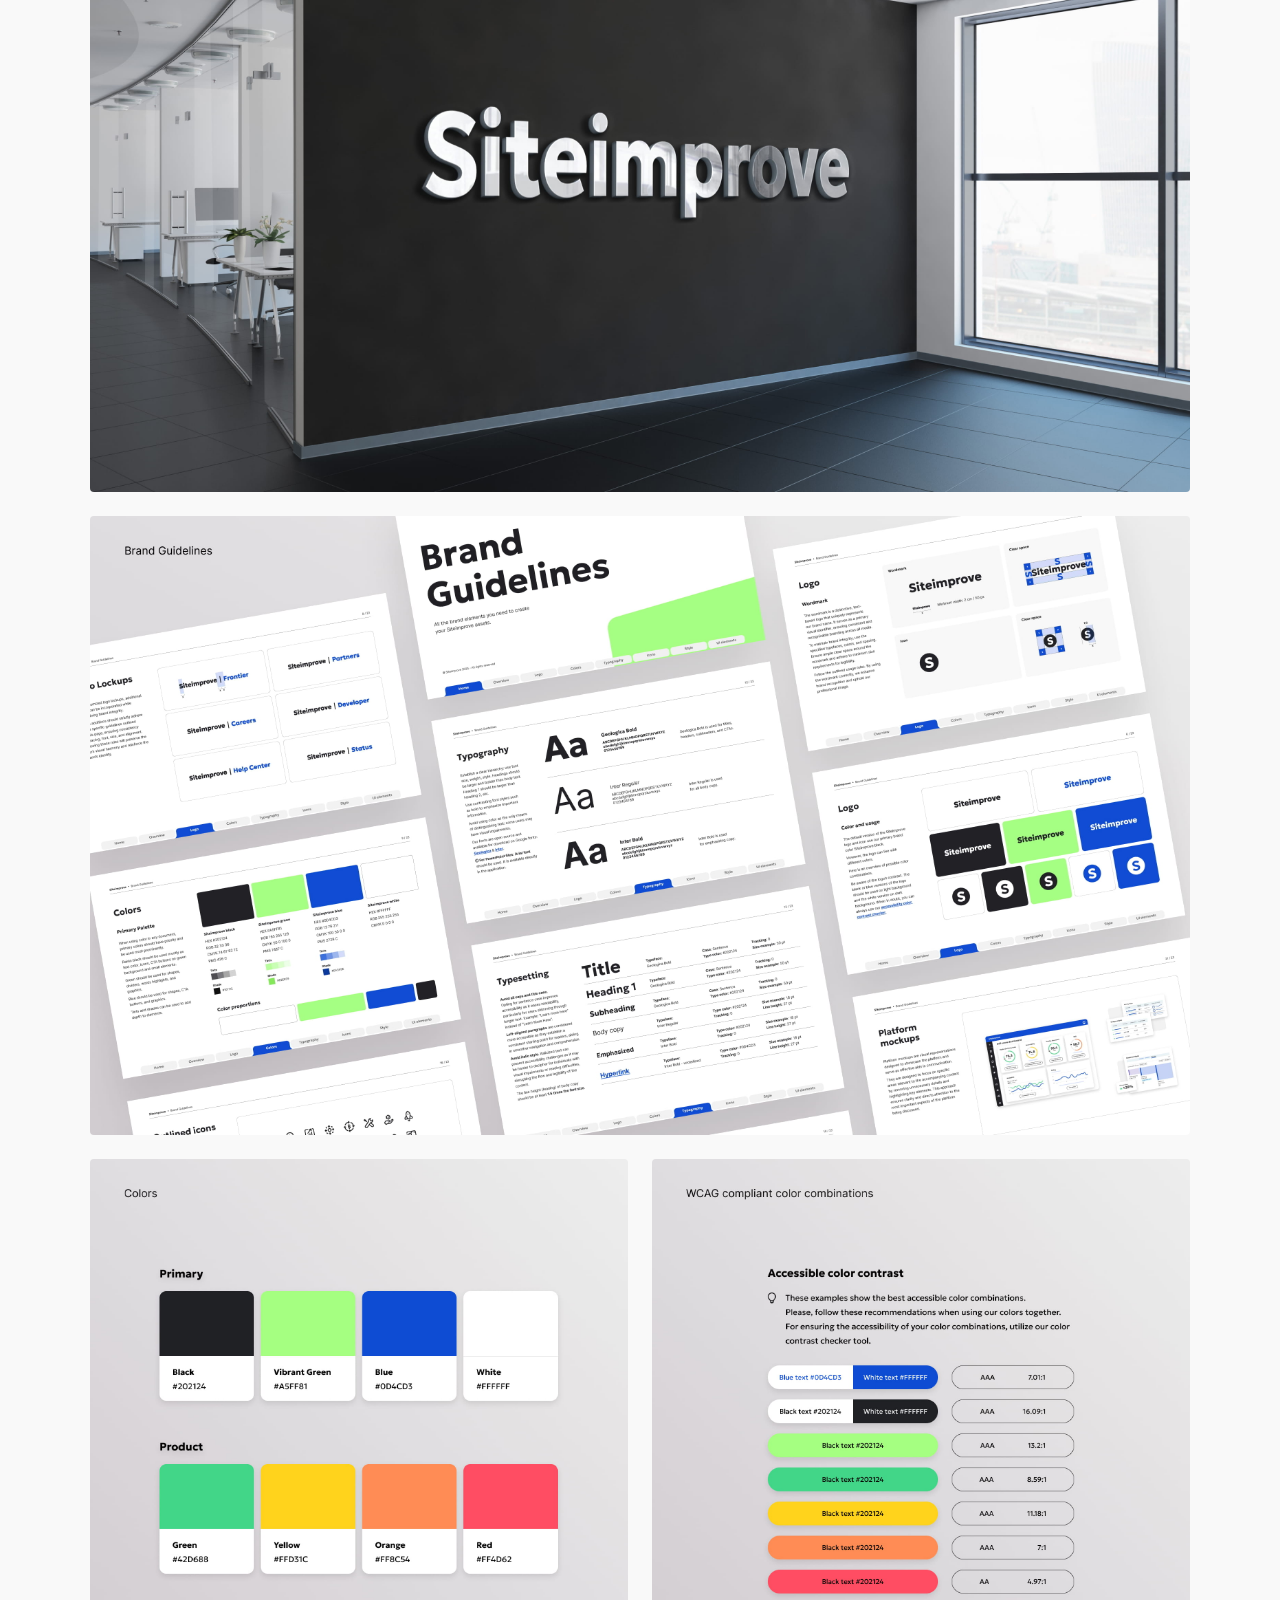
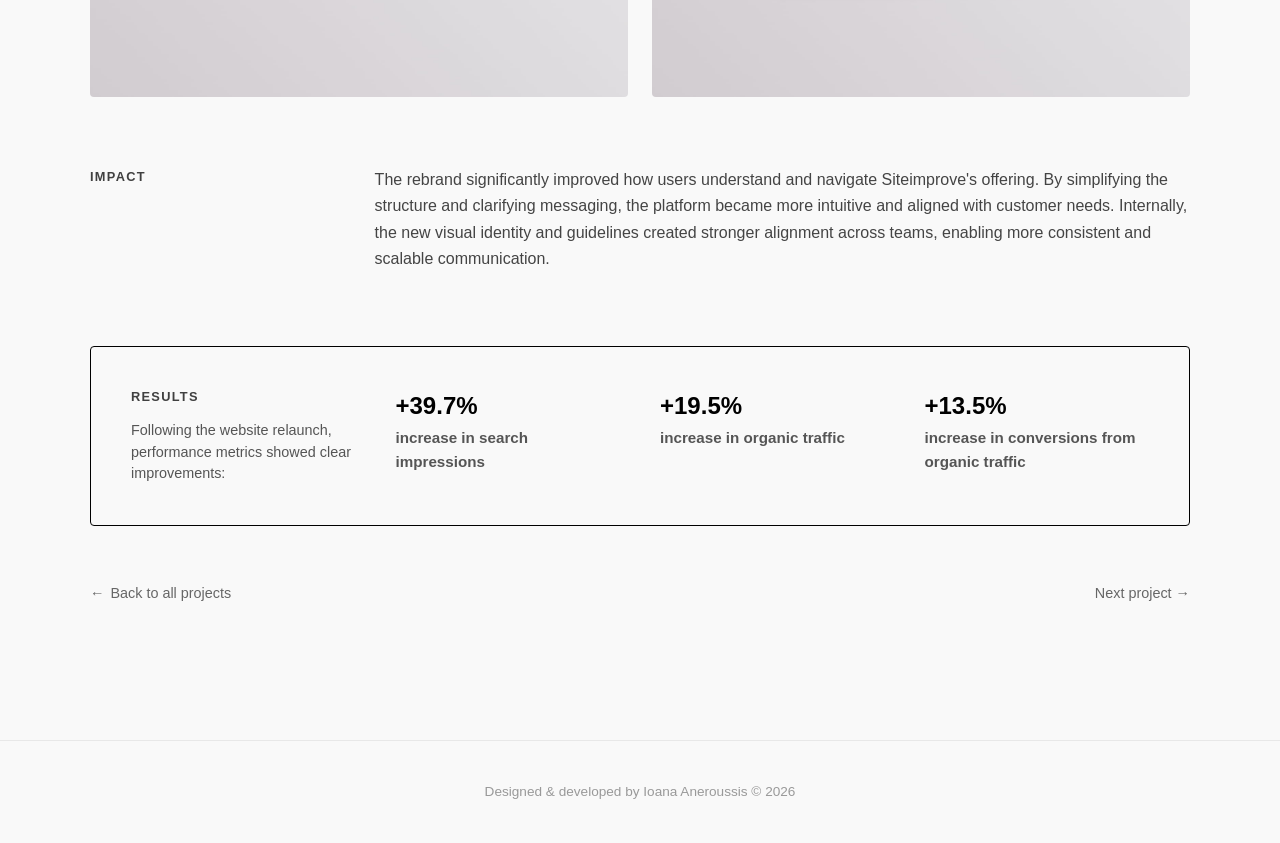
<file: projects/siteimprove-rebrand.html>
<!DOCTYPE html>
<html lang="en">
<head>
  <meta charset="UTF-8">
  <meta name="viewport" content="width=device-width, initial-scale=1.0">
  <title>Siteimprove Rebrand & Website Redesign | Ioana Aneroussis</title>
  <meta name="description" content="Art Director case study: leading Siteimprove's rebrand and website redesign to improve clarity, UX, and performance across a platform-driven experience.">
  <link rel="icon" type="image/x-icon" href="../images/Favicon/ioana_favicon.ico">
  <link rel="stylesheet" href="../css/style.css">
</head>
<body>

  <!-- ====== Navigation ====== -->
  <nav class="site-nav">
    <a href="../index.html" class="logo">Ioana Aneroussis</a>

    <ul class="nav-links">
      <li><a href="../index.html">Work</a></li>
      <li><a href="../explorations.html">Explorations</a></li>
      <li><a href="../about.html">About</a></li>
      <li><a href="../contact.html">Contact</a></li>
    </ul>

    <button class="nav-toggle" aria-label="Toggle navigation">
      <span></span><span></span><span></span>
    </button>
  </nav>

  <!-- ====== Project Detail ====== -->
  <main class="project-detail container">

    <div class="project-nav fade-in">
      <a href="../index.html" class="back-link">
        <span>&larr;</span> 
        <span>Back to all projects</span>
      </a>
      <a href="marketing-works.html" class="next-link">Next project &rarr;</a>
    </div>

    <!-- EDIT: Project 1 title -->
    <h1 class="fade-in">Revitalizing Siteimprove's brand for clarity and impact</h1>

    <div class="project-info-four fade-in">
      <div>
        <h2>Company</h2>
        <p>Siteimprove</p>
      </div>
      <div>
        <h2>Industry</h2>
        <p>B2B SaaS (Martech)</p>
      </div>
      <div>
        <h2>Role</h2>
        <p>Art Director • Led a team of 2 designers</p>
      </div>
      <div>
        <h2>Responsibilities</h2>
        <p>Brand Strategy • Visual Identity • UX/UI Design • Prototyping • Design Direction</p>
      </div>
    </div>

    <div class="header-image gallery-image fade-in">
      <img src="../images/Project1/Project1_Image_Header_Mockup.jpg" alt="Mockup of the redesigned Siteimprove website homepage">
    </div>

    <div class="project-info-aside fade-in">
      <div>
        <h2>Overview</h2>
      </div>
      <div>
        <p>Siteimprove initiated a strategic rebrand to address a growing gap between its strong market presence and the clarity of its messaging. While the brand was well-established, its value proposition was not always immediately understood by customers.
The goal of this initiative was to reposition Siteimprove as a platform-driven, customer-centric martech leader, aligning its identity, messaging, and user experience with evolving customer expectations.
As Art Director, I led the visual and digital transformation, ensuring the new brand direction was translated into a cohesive and intuitive experience across all touchpoints.</p></p>
      </div>
    </div>

    <div class="project-info-three fade-in">
      <div>
        <h2>GOALS</h2>
      </div>
      <div>
        <h3>01.<br>Shift from product-led to platform-driven narrative</h3>
        <p>Transition the brand perception from a collection of tools to a unified platform that solves broader customer challenges. This required simplifying messaging and creating a more cohesive storytelling framework.</p>
      </div>
      <div>
        <h3>02.<br>Improve clarity and user understanding</h3>
        <p>Ensure users can quickly understand what Siteimprove offers and how it helps them. This meant refining both content hierarchy and visual communication to reduce friction and ambiguity.</p>
      </div>
    </div>

    <div class="project-info-aside fade-in">
      <div>
        <h2>Process</h2>
      </div>
      <div>
        <p>Upon taking ownership of the rebranding initiative, I began by evaluating the existing website and brand experience to identify gaps in clarity, structure, and messaging. This foundational work ensured that all design decisions aligned with the new strategic direction.
I collaborated closely with cross-functional teams to ensure alignment between brand, marketing, and product throughout the process.</p></p>
      </div>
    </div>

    <div class="project-grid-four fade-in">
      <div>
        <img src="../images/Project1/Project1_Image_Process1_Audit.jpg" alt="Website audit findings showing gaps in messaging and navigation">
        <h3>Current Website Audit</h3>
        <p>I conducted a full audit of the existing website to identify gaps in messaging clarity, inconsistent visual elements, and navigation pain points. These insights directly informed both the new structure and design direction.</p>      </div>
      <div>
        <img src="../images/Project1/Project1_Image_Process2_Benchmarking.jpg" alt="Competitor analysis and benchmarking research for SaaS platforms">
        <h3>Benchmarking &amp; Research</h3>
        <p>I analyzed competitors and best-in-class SaaS platforms to identify patterns in messaging clarity, navigation systems, and conversion-focused layouts. This helped define standards for a more modern and user-friendly experience.</p>      
      </div>
      <div>
        <img src="../images/Project1/Project1_Image_Process2a_User_Personas.jpg" alt="User personas created to align design decisions with customer needs and goals">
        <h3>User Personas</h3>
        <p>To better understand customer needs and behaviors, I collaborated with the Product Marketing team on the creation of audience personas. These profiles helped align messaging, structure, and design decisions around real user goals and pain points throughout the rebranding process.</p>        
      </div>
      <div>
        <img src="../images/Project1/Project1_Image_Process3_Sitemap.jpg" alt="Redesigned information architecture and sitemap for improved navigation">
        <h3>Information Architecture</h3>
        <p>I redesigned the website structure to better reflect the platform approach and user needs. This included creating a simplified sitemap, grouping content by user goals rather than product categories, and ensuring intuitive navigation across all levels.</p>        
      </div>
      <div>
        <img src="../images/Project1/Project1_Image_Process3a_User_Flows.jpg" alt="User flow diagrams mapping key journeys through the new website structure">
        <h3>User Flows</h3>
        <p>I mapped key user journeys to better understand how visitors navigated the platform and accessed core solutions. These flows helped simplify navigation paths and create a more intuitive experience aligned with user goals.</p>
      </div>
      <div>
        <img src="../images/Project1/Project1_Image_Process4_Prototype.jpg" alt="Wireframes and prototype for the new website structure">
        <h3>Wireframing &amp; Prototyping</h3>
        <p>Starting from the new sitemap and user flows, I developed low-fidelity wireframes, and an initial prototype. This allowed early validation of structure and usability, ensuring a solid foundation before moving into visual design.</p>
      </div>
    </div>

    <!-- <div class="project-info fade-in">
      <div>
        <h2>Overview</h2>
        <p>Siteimprove initiated a strategic rebrand to address a growing gap between its strong market presence and the clarity of its messaging. While the brand was well-established, its value proposition was not always immediately understood by customers.
The goal of this initiative was to reposition Siteimprove as a platform-driven, customer-centric martech leader, aligning its identity, messaging, and user experience with evolving customer expectations.
As Art Director, I led the visual and digital transformation, ensuring the new brand direction was translated into a cohesive and intuitive experience across all touchpoints.</p>
      </div>
      <div>
        <h2>Role &amp; Responsibilities</h2>
        <p>Excepteur sint occaecat cupidatat non proident, sunt in culpa qui officia deserunt mollit anim id est laborum. Sed ut perspiciatis unde omnis iste natus error sit voluptatem accusantium doloremque laudantium, totam rem aperiam eaque ipsa quae ab illo inventore veritatis.</p>
      </div>
    </div> -->

    <div class="project-info-aside fade-in">
      <div>
        <h2>Solution</h2>
      </div>
      <div>
        <p>Working closely with the Brand team, as well as accessibility specialists, developers, and UX/UI designers, I led the development of a cohesive visual and digital system that translated the new strategy into a clear and consistent user experience.</p>        
      </div>
    </div>

    <div class="project-info-four-bordered fade-in">
      <div>
        <h3>01.<br>Brand Identity</h3>
        <ul>
          <li>Retained the signature blue to preserve brand equity</li>
          <li>Introduced a vibrant green to signal growth and innovation</li>
          <li>Designed a custom icon set and graphic elements to enhance recognition</li>
        </ul>
      </div>
      <div>
        <h3>02.<br>Digital Experience</h3>
        <ul>
          <li>Designed high-fidelity mockups in Figma for all key pages</li>
          <li>Focused on clear navigation and content hierarchy</li>
          <li>Ensured a consistent and accessible UI system</li>
        </ul>
      </div>
      <div>
        <h3>03.<br>Design System &amp; Guidelines</h3>
        <ul>
          <li>Developed a comprehensive Corporate Visual Identity (CVI)</li>
          <li>Created brand guidelines for cross-team alignment</li>
          <li>Delivered templates for marketing, product, and internal use</li>
        </ul>
      </div>
      <div>
        <h3>04.<br>Strategic Pillars</h3>
        <ul>
          <li>Shifted to a platform-first narrative across all touchpoints</li>
          <li>Adopted an outside-in, customer-centric perspective</li>
          <li>Simplified communication to improve clarity and overall understanding</li>
        </ul>
      </div>
    </div>

    <div class="project-gallery">
      <!-- <h2>Project Images</h2> -->
      <div class="gallery-grid">

        <div class="gallery-image fade-in">
          <img src="../images/Project1/Project1_Image_Solution1_Mockup.jpg" alt="High-fidelity mockup of the new Siteimprove website design">
        </div>

        <div class="gallery-image fade-in">
          <img src="../images/Project1/Project1_Image_Solution2_Icons.jpg" alt="Custom icon set designed for the Siteimprove brand">
        </div>

        <div class="gallery-image fade-in">
          <img src="../images/Project1/Project1_Image_Solution3_Nav.jpg" alt="Navigation design for the redesigned website">
        </div>

        <div class="gallery-two-square fade-in">
          <div class="square-image">
            <img src="../images/Project1/Project1_Image_Solution4a_Product.jpg" alt="Product interface design showcasing the Siteimprove platform">
          </div>
          <div class="square-image">
            <img src="../images/Project1/Project1_Image_Solution4b_Product.jpg" alt="Additional product interface mockups">
          </div>
        </div>

        <div class="gallery-image fade-in">
          <img src="../images/Project1/Project1_Image_Solution5_WebPages.jpg" alt="Example web pages from the redesigned Siteimprove website: a get started CTA and a blog main page with filtering options">
        </div>

        <div class="gallery-image fade-in">
          <img src="../images/Project1/Project1_Image_Solution6_WebPages.jpg" alt="Additional web page designs for the Siteimprove platform: the solutions and a subscription CTA page">
        </div>

        <div class="gallery-image fade-in">
          <img src="../images/Project1/Project1_Image_Solution7_Logo.jpg" alt="Mockup of the updated Siteimprove logo on an office wall">
        </div>

        <div class="gallery-image fade-in">
          <img src="../images/Project1/Project1_Image_Solution8_BrandGuidelines.jpg" alt="Brand guidelines document for Siteimprove visual identity">
        </div>

        <div class="gallery-two-square fade-in">
          <div class="square-image">
            <img src="../images/Project1/Project1_Image_Solution9a_Colors.jpg" alt="Color palette for the Siteimprove brand">
          </div>
          <div class="square-image">
            <img src="../images/Project1/Project1_Image_Solution9b_A11yColors.jpg" alt="Accessibility-compliant color combinations">
          </div>
        </div>

      </div>
    </div>

    <div class="project-info-aside fade-in">
      <div>
        <h2>Impact</h2>
      </div>
      <div>
        <p>The rebrand significantly improved how users understand and navigate Siteimprove's offering. By simplifying the structure and clarifying messaging, the platform became more intuitive and aligned with customer needs.
Internally, the new visual identity and guidelines created stronger alignment across teams, enabling more consistent and scalable communication.</p>
      </div>
    </div>

    <div class="project-results fade-in">
      <div>
        <h2>Results</h2>
        <p>Following the website relaunch, performance metrics showed clear improvements:</p>
      </div>
      <div>
        <div class="result-number">+39.7% </div>
        <p><b>increase in search impressions</b></p>
      </div>
      <div>
        <div class="result-number">+19.5% </div>
        <p><b>increase in organic traffic</b></p>
      </div>
      <div>
        <div class="result-number">+13.5%</div>
        <p><b>increase in conversions from organic traffic</b></p>
      </div>
    </div>

   <div class="project-nav fade-in">
      <a href="../index.html" class="back-link">
        <span>&larr;</span> 
        <span>Back to all projects</span>
      </a>
      <a href="marketing-works.html" class="next-link">Next project &rarr;</a>
    </div>

  </main>

  <!-- ====== Footer ====== -->
  <footer class="site-footer">
    <div class="container">
      <p>Designed &amp; developed by Ioana Aneroussis &copy; 2026</p>
    </div>
  </footer>

  <script src="../js/main.js"></script>
</body>
</html>
</file>
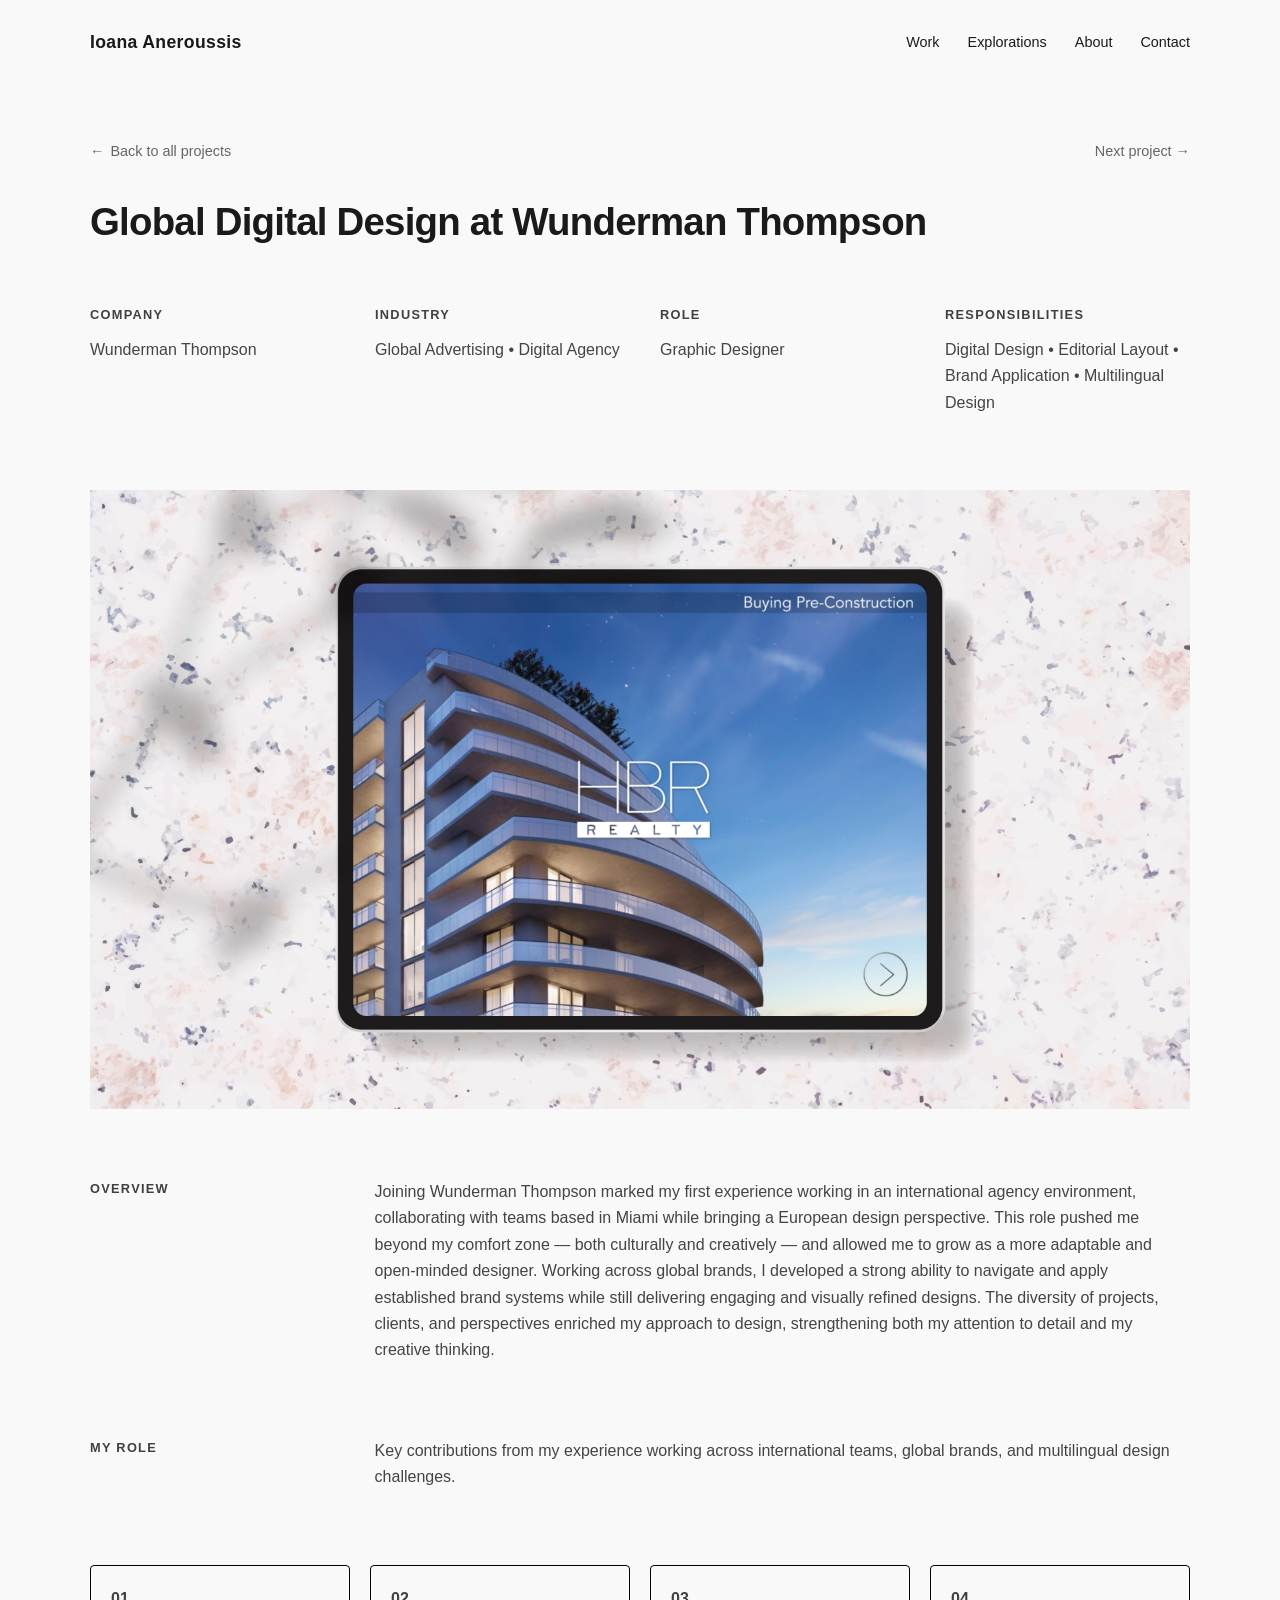
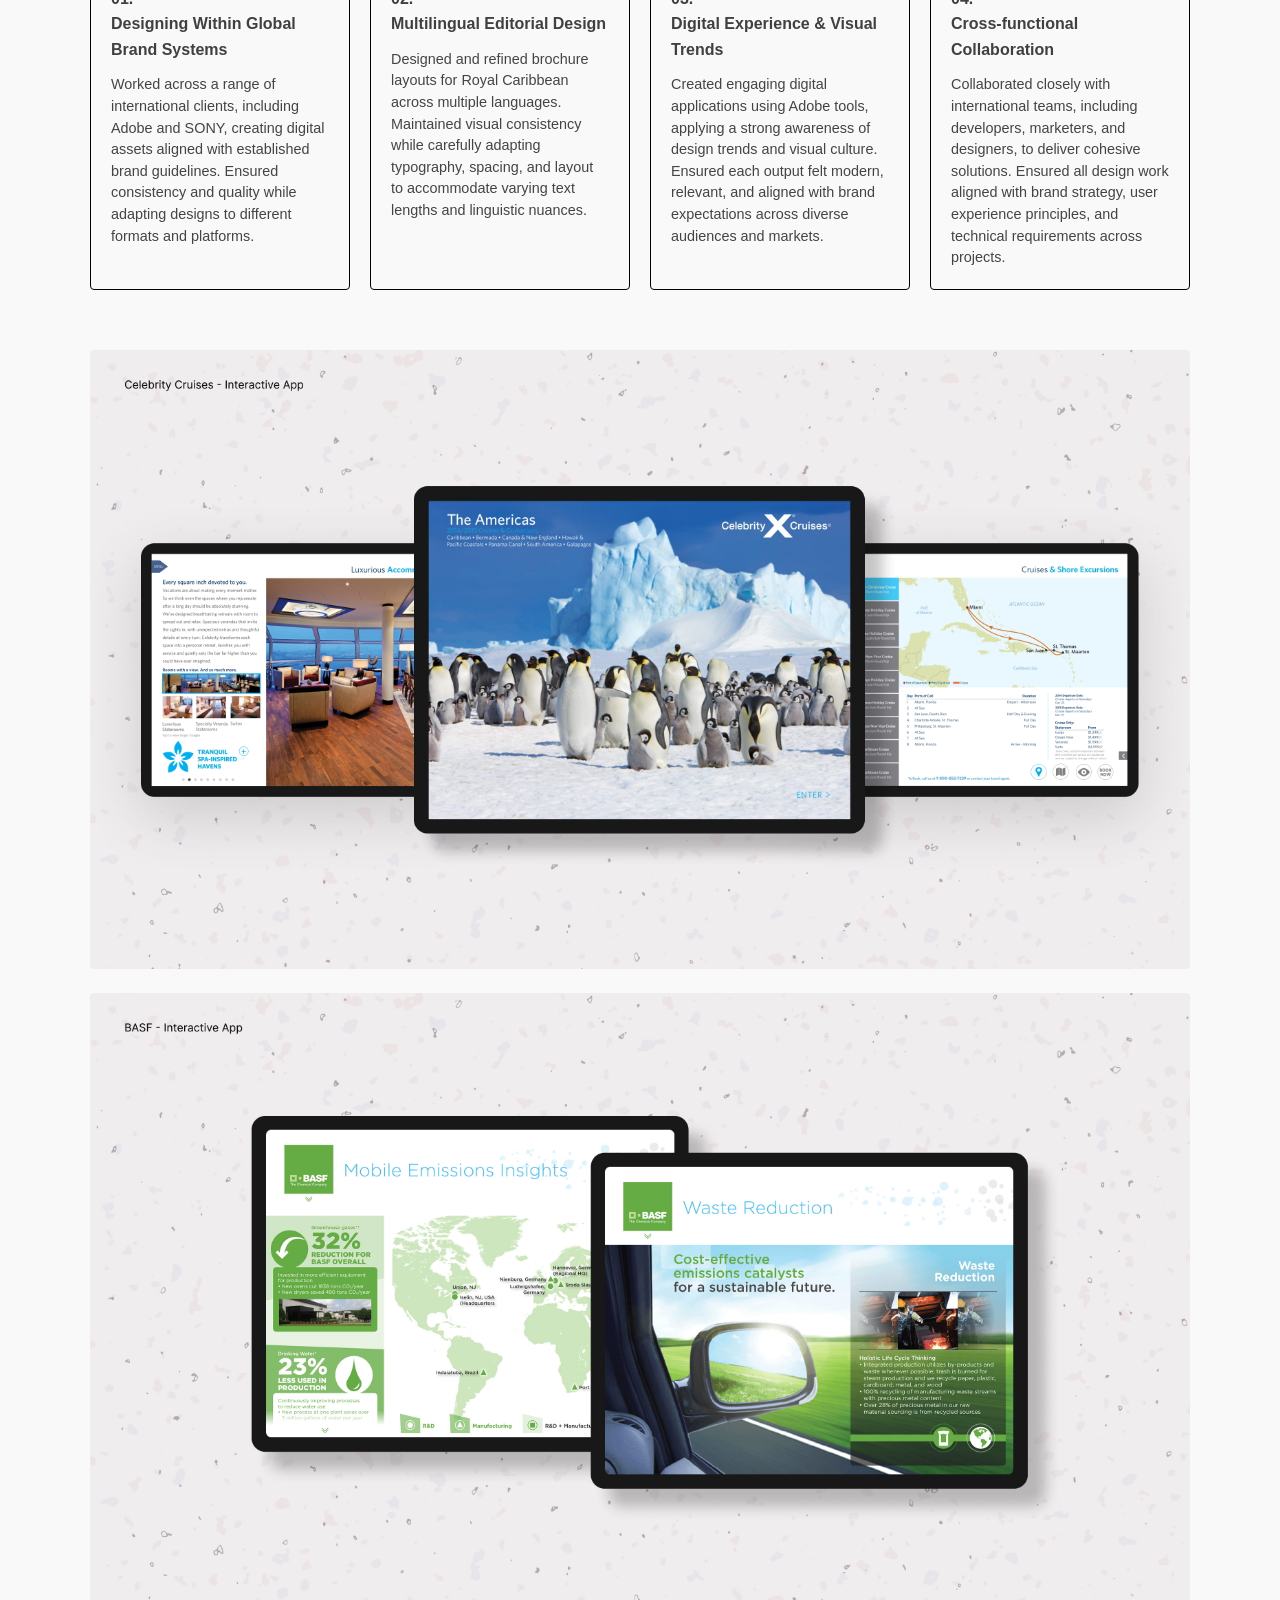
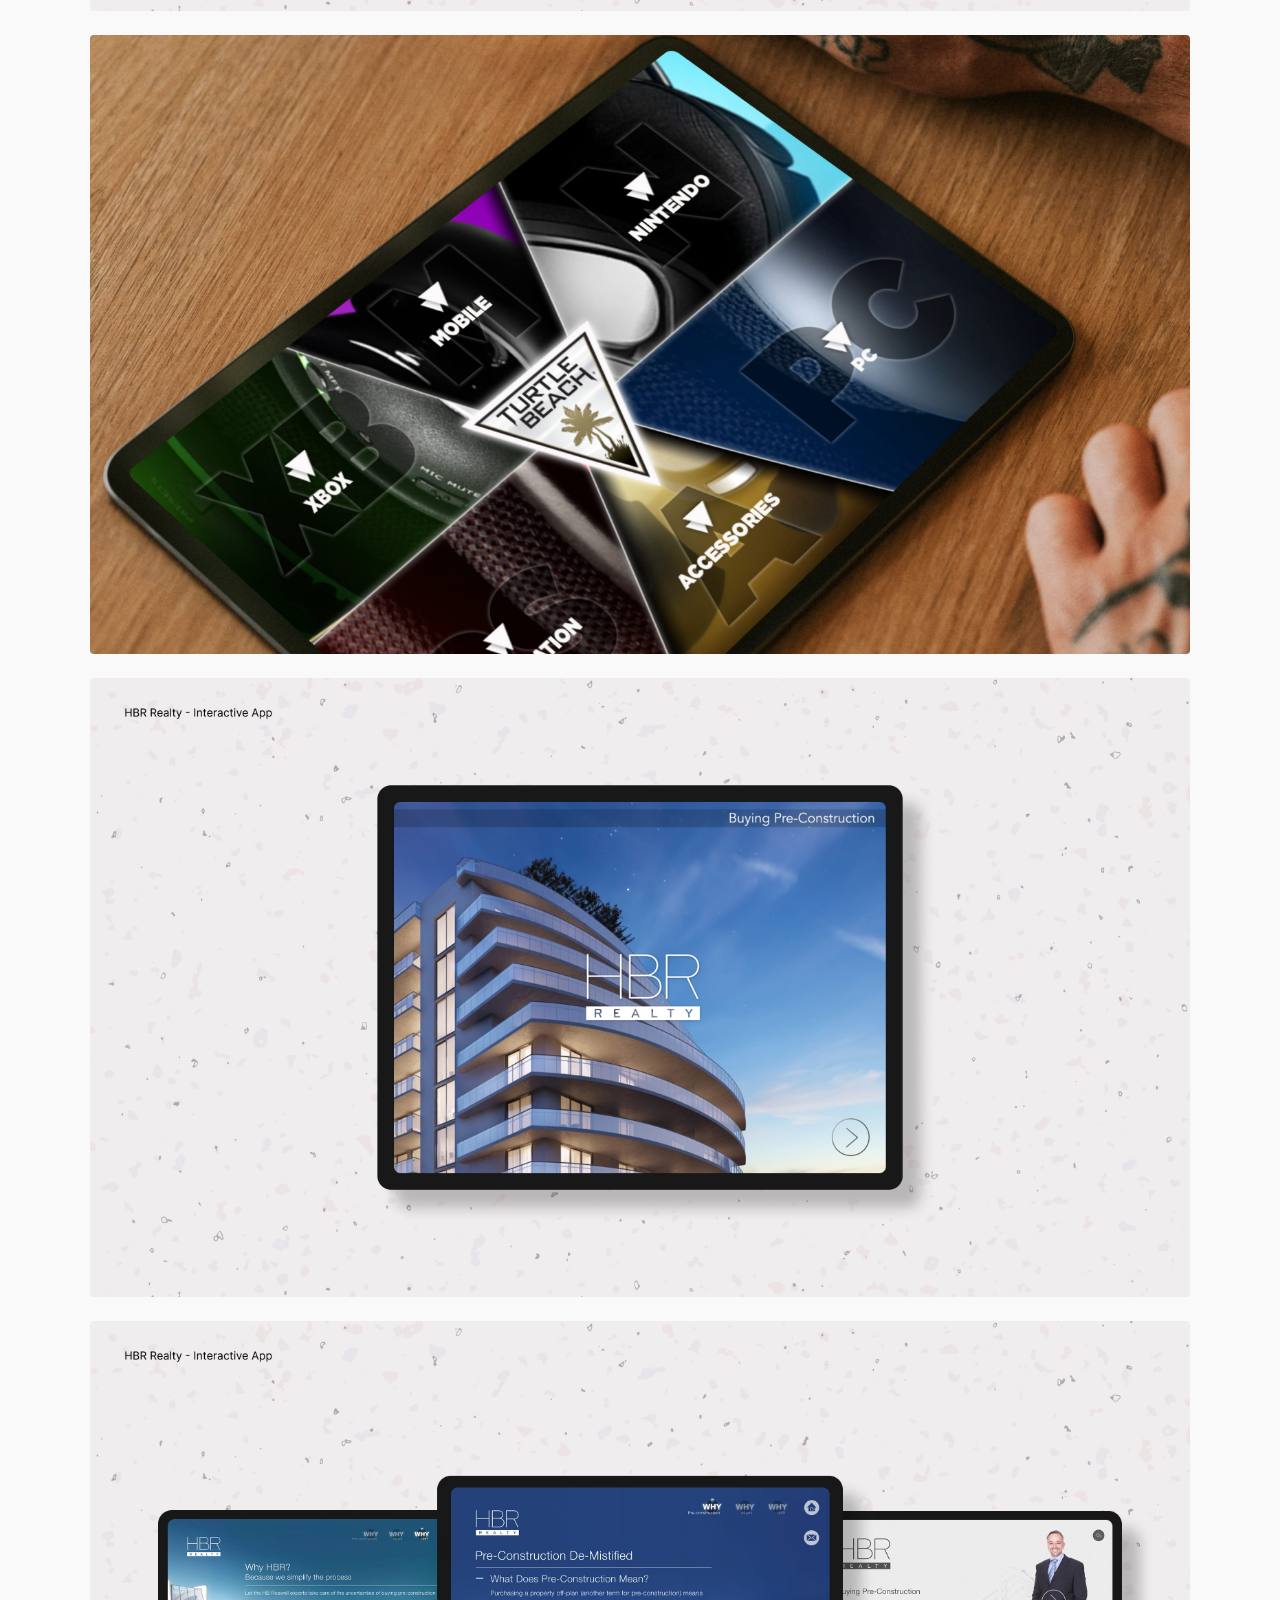
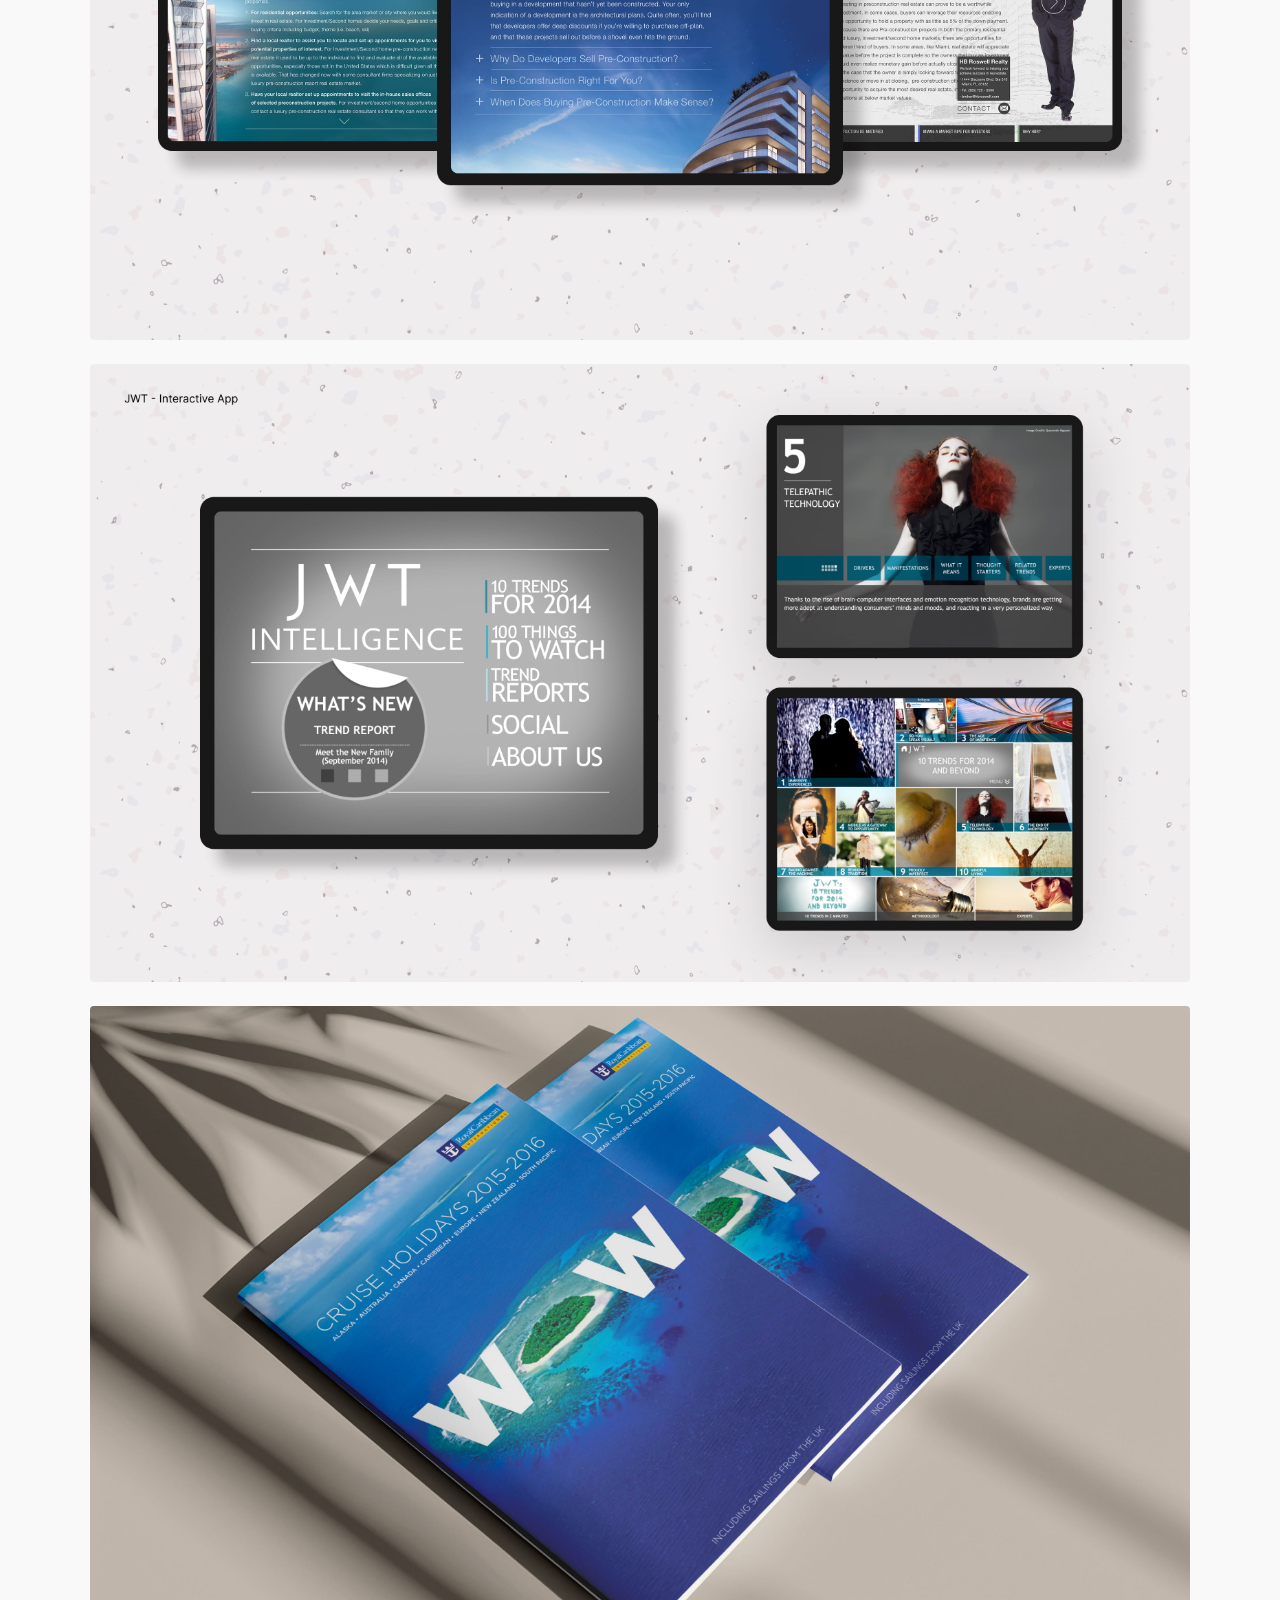
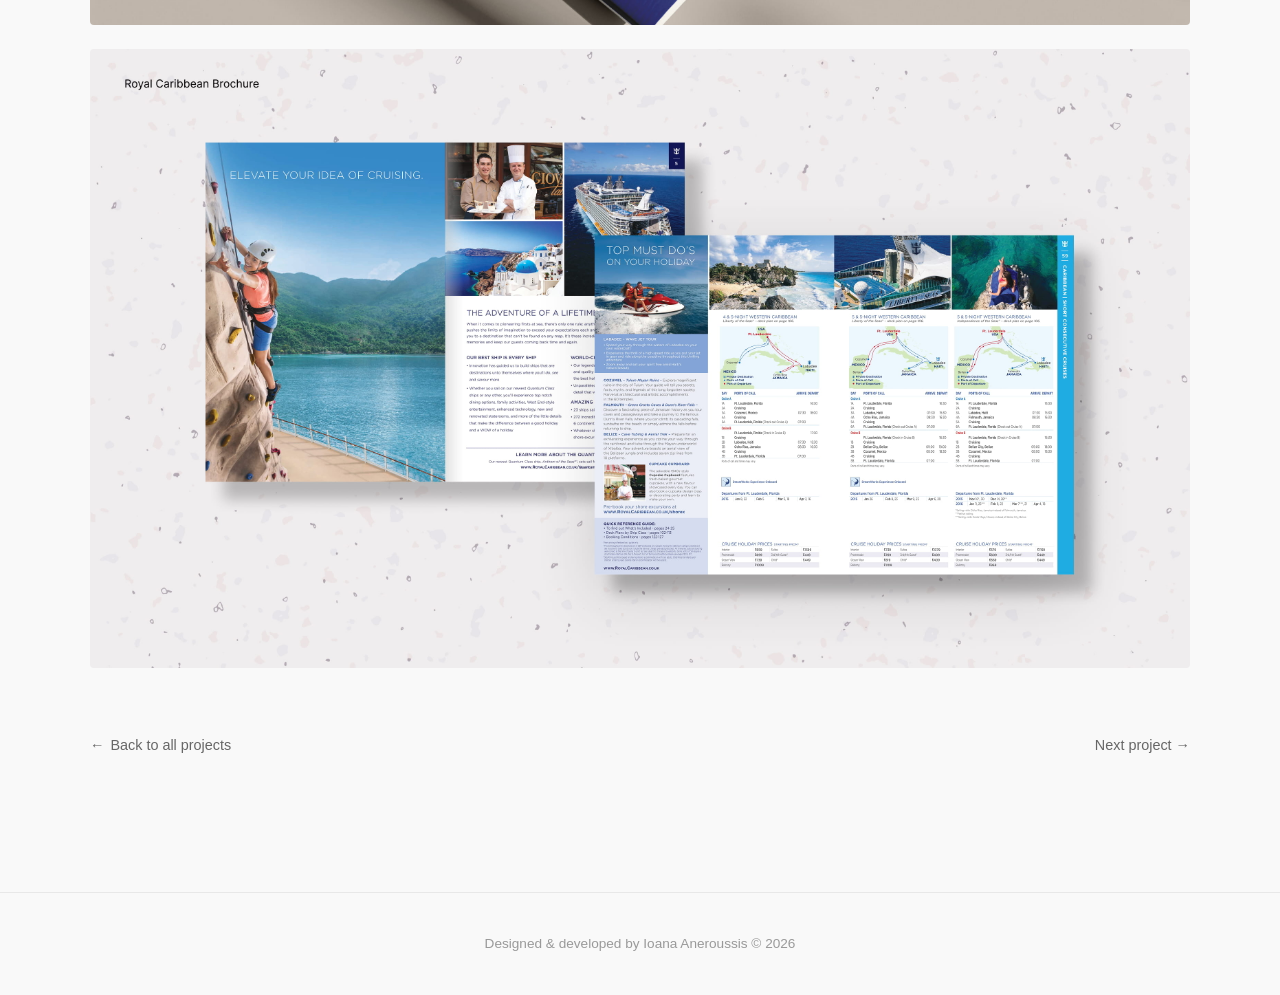
<file: projects/wunderman.html>
<!DOCTYPE html>
<html lang="en">
<head>
  <meta charset="UTF-8">
  <meta name="viewport" content="width=device-width, initial-scale=1.0">
  <title>Global Digital Design at Wunderman Thompson | Ioana Aneroussis</title>
  <meta name="description" content="Graphic design work at Wunderman Thompson, creating digital experiences and multilingual layouts for global brands in an international environment.">
  <link rel="icon" type="image/x-icon" href="../images/Favicon/ioana_favicon.ico">
  <link rel="stylesheet" href="../css/style.css">
</head>
<body>

  <!-- ====== Navigation ====== -->
  <nav class="site-nav">
    <a href="../index.html" class="logo">Ioana Aneroussis</a>

    <ul class="nav-links">
      <li><a href="../index.html">Work</a></li>
      <li><a href="../explorations.html">Explorations</a></li>
      <li><a href="../about.html">About</a></li>
      <li><a href="../contact.html">Contact</a></li>
    </ul>

    <button class="nav-toggle" aria-label="Toggle navigation">
      <span></span><span></span><span></span>
    </button>
  </nav>

  <!-- ====== Project Detail ====== -->
  <main class="project-detail container">

   <div class="project-nav fade-in">
      <a href="../index.html" class="back-link">
        <span>&larr;</span> 
        <span>Back to all projects</span>
      </a>
      <a href="presso.html" class="next-link">Next project &rarr;</a>
    </div>

    <!-- EDIT: Project 3 title -->
    <h1 class="fade-in">Global Digital Design at Wunderman Thompson</h1>

    <div class="project-info-four fade-in">
      <div>
        <h2>Company</h2>
        <p>Wunderman Thompson</p>
      </div>
      <div>
        <h2>Industry</h2>
        <p>Global Advertising • Digital Agency</p>
      </div>
      <div>
        <h2>Role</h2>
        <p>Graphic Designer</p>
      </div>
      <div>
        <h2>Responsibilities</h2>
        <p>Digital Design • Editorial Layout • Brand Application • Multilingual Design</p>
      </div>
    </div>

    <div class="header-image gallery-image fade-in">
      <img src="../images/Project3/Project3_Image_Header.jpg" alt="Mockup of HBR Realty application design at Wunderman Thompson">
    </div>

   <div class="project-info-aside fade-in">
      <div>
        <h2>Overview</h2>
      </div>
      <div> <p>Joining Wunderman Thompson marked my first experience working in an international agency environment, collaborating with teams based in Miami while bringing a European design perspective. This role pushed me beyond my comfort zone — both culturally and creatively — and allowed me to grow as a more adaptable and open-minded designer.
Working across global brands, I developed a strong ability to navigate and apply established brand systems while still delivering engaging and visually refined designs. The diversity of projects, clients, and perspectives enriched my approach to design, strengthening both my attention to detail and my creative thinking.</p>
      </div>
    </div>

    <div class="project-info-aside fade-in">
      <div>
        <h2>My Role</h2>
      </div>
      <div> <p>Key contributions from my experience working across international teams, global brands, and multilingual design challenges.</p>
      </div>
    </div>

    <div class="project-info-four-bordered fade-in">
      <div>
        <h3>01.<br>Designing Within Global Brand Systems</h3>
        <p>Worked across a range of international clients, including Adobe and SONY, creating digital assets aligned with established brand guidelines. Ensured consistency and quality while adapting designs to different formats and platforms.</p>
      </div>
      <div>
        <h3>02.<br>Multilingual Editorial Design</h3>
        <p>Designed and refined brochure layouts for Royal Caribbean across multiple languages. Maintained visual consistency while carefully adapting typography, spacing, and layout to accommodate varying text lengths and linguistic nuances.</p>
      </div>
      <div>
        <h3>03.<br>Digital Experience &amp; Visual Trends</h3>
        <p>Created engaging digital applications using Adobe tools, applying a strong awareness of design trends and visual culture. Ensured each output felt modern, relevant, and aligned with brand expectations across diverse audiences and markets.</p>
      </div>
      <div>
        <h3>04.<br>Cross-functional Collaboration</h3>
        <p>Collaborated closely with international teams, including developers, marketers, and designers, to deliver cohesive solutions. Ensured all design work aligned with brand strategy, user experience principles, and technical requirements across projects.</p>
      </div>
    </div>


    <div class="project-gallery">
      <!-- <h2>Project Images</h2> -->
      <div class="gallery-grid">

        <div class="gallery-image fade-in">
          <img src="../images/Project3/Project3_Image1_CelebrityCruises.jpg" alt="Digital design for Celebrity Cruises brand">
        </div>

        <div class="gallery-image fade-in">
          <img src="../images/Project3/Project3_Image2_BASF.jpg" alt="Digital design for BASF brand at Wunderman Thompson">
        </div>

        <div class="gallery-image fade-in">
          <img src="../images/Project3/Project3_Image3_Turtle_Beach.jpg" alt="Tablet mockup of Turtle Beach digital design">
        </div>

        <div class="gallery-image fade-in">
          <img src="../images/Project3/Project3_Image4_HBR1.jpg" alt="HBR Realty application design for Wunderman Thompson">
        </div>

        <div class="gallery-image fade-in">
          <img src="../images/Project3/Project3_Image5_HBR2.jpg" alt="Additional HBR Realty application design for Wunderman Thompson">
        </div>

        <div class="gallery-image fade-in">
          <img src="../images/Project3/Project3_Image6_JWT.jpg" alt="JWT Intelligence digital design project">
        </div>

        <div class="gallery-image fade-in">
          <img src="../images/Project3/Project3_Image8_Mockup_Royal_Caribbean.jpg" alt="Mockup design of Royal Caribbean cruise line brochure cover">
        </div>

        <div class="gallery-image fade-in">
          <img src="../images/Project3/Project3_Image9_Royal_Caribbean.jpg" alt="Royal Caribbean design work showing itineraries">
        </div>

      </div>
    </div>

    <div class="project-nav fade-in">
      <a href="../index.html" class="back-link">
        <span>&larr;</span> 
        <span>Back to all projects</span>
      </a>
      <a href="presso.html" class="next-link">Next project &rarr;</a>
    </div>

  </main>

  <!-- ====== Footer ====== -->
  <footer class="site-footer">
    <div class="container">
      <p>Designed &amp; developed by Ioana Aneroussis &copy; 2026</p>
    </div>
  </footer>

  <script src="../js/main.js"></script>
</body>
</html>
</file>
<file: css/style.css>
/* ==========================================================================
   Portfolio — Stylesheet
   ========================================================================== */

/* --- Reset & Base --- */
*,
*::before,
*::after {
  margin: 0;
  padding: 0;
  box-sizing: border-box;
}

html {
  scroll-behavior: smooth;
  overflow-y: scroll;
  font-size: 16px;
}

body {
  font-family: "Helvetica Neue", Helvetica, Arial, sans-serif;
  color: #1a1a1a;
  background-color: #F9F9F9;
  line-height: 1.6;
  -webkit-font-smoothing: antialiased;
}

img {
  max-width: 100%;
  height: auto;
  display: block;
}

a {
  color: inherit;
  text-decoration: none;
}

/* --- Layout Helpers --- */
.container {
  max-width: 1100px;
  margin: 0 auto;
  /* padding: 0 24px; */
}

/* --- Navigation --- */
.site-nav {
  display: flex;
  justify-content: space-between;
  align-items: center;
  padding: 28px 0px;
  max-width: 1100px;
  margin: 0 auto;
  position: sticky;
  top: 0;
  background-color: #F9F9F9;
  z-index: 1000;
}

.site-nav .logo {
  font-size: 1.1rem;
  font-weight: 600;
  letter-spacing: 0.02em;
}

.site-nav .nav-links {
  display: flex;
  gap: 28px;
  list-style: none;
}

.site-nav .nav-links a {
  font-size: 0.9rem;
  font-weight: 400;
  position: relative;
  transition: opacity 0.2s ease;
}

.site-nav .nav-links a::after {
  content: '';
  position: absolute;
  left: 0;
  bottom: -4px;
  width: 0;
  height: 1px;
  background: currentColor;
  opacity: 0.55;
  transition: width 0.25s ease;
}

.site-nav .nav-links a:hover::after {
  width: 100%;
}

.site-nav .nav-links a:hover {
  opacity: 0.55;
}

/* Project-Nav Underline Animation */
.project-nav a {
position: relative;
}

.project-nav a::after {
  content: '';
  position: absolute;
  left: 0;
  bottom: -4px;
  width: 0;
  height: 1px;
  background: currentColor;
  transition: width 0.25s ease;
}

.project-nav a:hover::after {
  width: 100%;
}

/* Hamburger (mobile) */
.nav-toggle {
  display: none;
  background: none;
  border: none;
  cursor: pointer;
  padding: 4px;
}

.nav-toggle span {
  display: block;
  width: 22px;
  height: 2px;
  background: #1a1a1a;
  margin: 5px 0;
  transition: transform 0.3s ease, opacity 0.3s ease;
}

/* --- Hero Section --- */
.hero {
  padding: 100px 0 80px;
  text-align: left;
}

.hero h1 {
  font-size: 2.8rem;
  font-weight: 600;
  line-height: 1.2;
  max-width: 700px;
  letter-spacing: -0.02em;
}

.hero p {
  margin-top: 20px;
  font-size: 1.15rem;
  color: #555;
  max-width: 500px;
  line-height: 1.5;
}

/* --- Project Grid (Homepage) --- */
.projects-section {
  padding: 20px 0 100px;
}

.projects-section h2 {
  font-size: 0.85rem;
  font-weight: 600;
  text-transform: uppercase;
  letter-spacing: 0.1em;
  color: #999;
  margin-bottom: 36px;
}

.project-grid {
  display: grid;
  grid-template-columns: repeat(2, 1fr);
  gap: 32px;
}

.project-card {
  display: block;
  /* transition: transform 0.3s ease; */
}

.project-card img{
  /* transform: scale(1); */
  transition: all 0.2s ease;
}

.project-card:hover img{
  /* transform: translateY(-4px); */
  transform: scale(1.05);
  transition: all 0.2s ease;
}

.project-card .thumbnail {
  width: 100%;
  aspect-ratio: 4 / 3;
  background-color: #e8e8e8;
  display: flex;
  align-items: center;
  justify-content: center;
  overflow: hidden;
  border-radius: 4px;
}

.project-card .thumbnail img {
  width: 100%;
  height: 100%;
  object-fit: cover;
}

.project-card .thumbnail svg {
  width: 100%;
  height: 100%;
}

.project-card h3 {
  margin-top: 16px;
  font-size: 1.1rem;
  font-weight: 600;
  position: relative;
  padding-right: 34px;
}

.project-card h3::after {
  content: '→';
  position: absolute;
  right: 0;
  top: 50%;
  transform: translateX(-10px) translateY(-50%);
  opacity: 0;
  padding: 5px 8px;
  color: #000;
  border-radius: 999px;
  font-size: 1.25rem;
  line-height: 1;
  transition: opacity 0.25s ease, transform 0.25s ease;
  pointer-events: none;
}

.project-card:hover h3::after {
  opacity: 1;
  transform: translateX(0) translateY(-50%);
}

.project-card p {
  margin-top: 6px;
  font-size: 0.92rem;
  color: #666;
  line-height: 1.45;
}

/* --- Project Detail Page --- */
.project-detail {
  padding: 60px 0 100px;
}

.project-nav {
  display: flex;
  justify-content: space-between;
  align-items: baseline; /* Aligns the 'feet' of the text */
  margin-bottom: 40px;
}

.project-nav a {
  margin: 0;
  padding: 0;
  display: inline-flex;
  align-items: center;
  gap: 6px;
  font-size: 0.9rem;
  line-height: 1; /* Forces the box to wrap tightly around the text */
  color: #666;
  text-decoration: none; /* Good practice to ensure no bottom border adds height */
}

.project-nav a:hover {
  color: #1a1a1a;
}

.project-nav .next-link {
  flex-direction: row-reverse;
}

.back-link {
  display: inline-flex;
  align-items: center;
  gap: 6px;
  font-size: 0.9rem;
  color: #666;
  margin-bottom: 40px;
  transition: color 0.2s ease;
}

.back-link:hover {
  color: #1a1a1a;
}

.feature {
  margin-bottom: 40px;
  margin-top: 100px;
}

.feature h2 {
  font-size: 1.8rem;
  font-weight: 600;
  letter-spacing: -0.02em;
  line-height: 1.2;
  margin-bottom: 36px;
}

.feature-meta {
  font-size: 0.8rem;
  line-height: 1.65;
  letter-spacing: 0.1em;
  text-transform: uppercase;
  color: #444;
  margin-bottom: 14px;
}

.project-detail h1 {
  font-size: 2.4rem;
  font-weight: 600;
  letter-spacing: -0.02em;
  line-height: 1.2;
  margin-bottom: 32px;
}

.project-info {
  display: grid;
  grid-template-columns: 1fr 1fr;
  gap: 40px;
  margin-bottom: 60px;
}

.project-info-four {
  display: grid;
  grid-template-columns: 1fr 1fr 1fr 1fr;
  gap: 40px;
  margin-bottom: 60px;
  margin-top: 60px;
}

.project-info-aside {
  display: grid;
  grid-template-columns: 0.3fr 1fr;
  gap: 40px;
  margin-bottom: 60px;
}

.project-info-three, .project-info-three-feature {
  display: grid;
  grid-template-columns: 0.5fr 1fr 1fr;
  gap: 40px;
  margin-bottom: 60px;
  border: 1px solid #000;
  border-radius: 4px;
  padding: 70px;
}

.project-results {
  display: grid;
  grid-template-columns: 1fr 1fr 1fr 1fr;
  gap: 40px;
  margin-bottom: 60px;
  border: 1px solid #000;
  border-radius: 4px;
  padding: 40px;
}

.project-results > div:first-child h2 {
  font-size: 0.8rem;
  font-weight: 600;
  text-transform: uppercase;
  letter-spacing: 0.1em;
  color: #404040;
  margin-bottom: 12px;
}

.project-results > div:first-child p {
  font-size: 0.9rem;
  line-height: 1.5;
  color: #555;
}

.project-results .result-number {
  font-size: 1.5rem;
  font-weight: 600;
  color: #000;
  /* margin-bottom: 12px; */
}

.project-results > div:not(:first-child) p {
  font-size: 0.95rem;
  line-height: 1.6;
  color: #555;
}

.project-info-four-bordered {
  display: grid;
  grid-template-columns: 1fr 1fr 1fr 1fr;
  gap: 20px;
  margin-bottom: 60px;
}

.project-info-four-bordered > div {
  border: 1px solid #000;
  border-radius: 4px;
  padding: 20px;
}

.project-info h2, .project-info-four h2, .project-info-aside h2, .project-info-three h2, .project-info-four-bordered h2, .project-info-three-feature h2 {
  font-size: 0.8rem;
  font-weight: 600;
  text-transform: uppercase;
  letter-spacing: 0.1em;
  color: #404040;
  margin-bottom: 12px;
}

.project-info-aside h3{
  font-size: 0.8rem;
  font-weight: 600;
  text-transform: uppercase;
  letter-spacing: 0.1em;
  color: #404040;
  margin-bottom: 12px;
}

.project-info-three h3, .project-info-four-bordered h3{
  font-size: 1rem;
  font-weight: 600;
  color: #404040;
  margin-bottom: 12px;
}

.project-info-three-feature h4 {
  font-size: 1rem;
  font-weight: 600;
  color: #404040;
  margin-bottom: 12px;
}

.project-info-three-feature h3 {
  font-size: 0.8rem;
  font-weight: 600;
  text-transform: uppercase;
  letter-spacing: 0.1em;
  color: #404040;
  margin-bottom: 12px;
}

.project-info-three ul, .project-info-four-bordered ul, .project-info-three-feature ul {
  margin: 0;
  padding-left: 20px;
  list-style: disc;
}

.project-info-three li, .project-info-three-feature li {
  font-size: 1rem;
  line-height: 1.65;
  color: #444;
  margin-bottom: 8px;
}

.project-info-four-bordered li {
  font-size: 0.9rem;
  line-height: 1.65;
  color: #444;
  margin-bottom: 5px;
}

.project-info-four-bordered p {
  font-size: 0.9rem;
  line-height: 1.5;
  color: #444;
}

.project-info p, .project-info-four p, .project-info-aside p, .project-info-three p, .project-info-three-feature p {
  font-size: 1rem;
  line-height: 1.65;
  margin-bottom: 14px;
  color: #444;
}

.project-gallery h2 {
  font-size: 0.8rem;
  font-weight: 600;
  text-transform: uppercase;
  letter-spacing: 0.1em;
  color: #999;
  margin-bottom: 24px;
}

.project-gallery .gallery-grid {
  display: flex;
  flex-direction: column;
  gap: 24px;
  margin-bottom: 70px;
}

.project-gallery .gallery-grid .gallery-image {
  width: 100%;
  aspect-ratio: 16 / 9;
  background-color: #e8e8e8;
  display: flex;
  align-items: center;
  justify-content: center;
  border-radius: 4px;
  overflow: hidden;
}

.project-gallery .gallery-grid .gallery-image img {
  width: 100%;
  height: 100%;
  object-fit: cover;
}

.project-gallery .gallery-grid .gallery-image svg {
  width: 100%;
  height: 100%;
}

.header-image {
  margin-bottom: 70px;
}

.gallery-two-square {
  display: grid;
  grid-template-columns: repeat(2, 1fr);
  gap: 24px;
}

.gallery-two-square .square-image {
  width: 100%;
  aspect-ratio: 1 / 1;
  background-color: #e8e8e8;
  display: flex;
  align-items: center;
  justify-content: center;
  border-radius: 4px;
  overflow: hidden;
}

.gallery-two-square .square-video {
  width: 100%;
  aspect-ratio: 1 / 1;
  background-color: #E2E6FD;
  display: flex;
  align-items: center;
  justify-content: center;
  border-radius: 4px;
  overflow: hidden;
}
/* .square-video {
  width: 100%;
  aspect-ratio: 1 / 1;
  background-color: #E2E6FD;
  display: flex;
  align-items: center;
  justify-content: center;
  border-radius: 4px;
  overflow: hidden;
} */

.gallery-two-square .square-image img {
  width: 100%;
  height: 100%;
  object-fit: cover;
}

/* Phone frame */
.gallery-two-square .phone-frame {
  height: 90%;
  aspect-ratio: 9 / 19.5;
  /* background-color: #ffffff; */
  border-radius: 15px;
  /* padding: 6px; */
  overflow: hidden;
  box-shadow: -17px 27px 45px rgba(0, 0, 0, 0.20);
}

/* Video */
.gallery-two-square .phone-frame video {
  width: 100%;
  height: 100%;
  display: block;
  object-fit: cover;
  border-radius: 18px;
}

.project-grid-four {
  display: grid;
  grid-template-columns: repeat(2, 1fr);
  gap: 40px;
  margin-bottom: 60px;
}

.project-grid-four div {
  text-align: left;
  background-color: #fff;
  /* border: 1px solid #e8e8e8; */
  border-radius: 4px;
  overflow: hidden;
}

.project-grid-four img {
  width: 100%;
  height: auto;
  display: block;
  margin: 0;
  margin-bottom: 16px;
}

.project-grid-four h3 {
  font-size: 1rem;
  font-weight: 600;
  margin: 0 0 8px;
  color: #333;
  padding: 0 20px;
}

.project-grid-four h3:first-of-type {
  padding-top: 16px;
}

.project-grid-four p {
  font-size: 0.9rem;
  line-height: 1.5;
  color: #444;
  padding: 0 20px 20px 20px;
}


/* --- About Page --- */
.about-page {
  padding: 60px 0 100px;
}

.about-intro {
  display: grid;
  grid-template-columns: 1fr 1fr;
  gap: 60px;
  align-items: center;
  margin-bottom: 80px;
}

.about-portrait {
  border-radius: 4px;
  overflow: hidden;
  background-color: #e8e8e8;
}

.about-portrait img,
.about-portrait svg {
  width: 100%;
  height: auto;
  display: block;
}

.about-intro-text h1 {
  font-size: 2.4rem;
  font-weight: 600;
  letter-spacing: -0.02em;
  margin-bottom: 24px;
}

.about-intro-text p {
  font-size: 1rem;
  line-height: 1.7;
  color: #444;
  margin-bottom: 16px;
}

.about-section {
  margin-bottom: 72px;
}

.about-section h2 {
  font-size: 0.8rem;
  font-weight: 600;
  text-transform: uppercase;
  letter-spacing: 0.1em;
  color: #999;
  margin-bottom: 28px;
  padding-bottom: 12px;
  border-bottom: 1px solid #e8e8e8;
}

.about-snapshot-grid {
  display: grid;
  grid-template-columns: 1fr 1fr;
  gap: 40px;
}

.about-snapshot-grid h2 {
  margin-bottom: 24px;
  padding-bottom: 0;
  border-bottom: none;
}

.about-snapshot-grid .career-entry {
  padding: 20px 0;
  border-bottom: 1px solid #f0f0f0;
}

.about-snapshot-grid .career-entry:last-child {
  border-bottom: none;
}

/* Career Timeline */
.career-timeline {
  display: flex;
  flex-direction: column;
  gap: 0;
}

.career-entry {
  display: grid;
  grid-template-columns: 0.3fr 1fr;
  gap: 24px;
  padding: 20px 0;
  border-bottom: 1px solid #f0f0f0;
}

.career-entry:last-child {
  border-bottom: none;
}

.career-year {
  font-size: 0.85rem;
  color: #999;
  padding-top: 2px;
}

.career-entry h3 {
  font-size: 1rem;
  font-weight: 600;
  margin-bottom: 4px;
}

.career-entry p {
  font-size: 0.92rem;
  color: #666;
}

/* Skills */
.skills-grid {
  display: grid;
  grid-template-columns: repeat(3, 1fr);
  gap: 40px;
}

.skill-group h3 {
  font-size: 0.95rem;
  font-weight: 600;
  margin-bottom: 16px;
}

.skill-tags {
  list-style: none;
  display: flex;
  flex-wrap: wrap;
  gap: 8px;
}

.skill-tags li {
  font-size: 0.85rem;
  padding: 6px 14px;
  background-color: #f5f5f5;
  border-radius: 20px;
  color: #444;
}

/* Hobbies */
.hobbies-grid {
  display: grid;
  grid-template-columns: repeat(3, 1fr);
  gap: 32px;
}

.hobby-card {
  padding: 28px;
  border: 1px solid #e8e8e8;
  border-radius: 8px;
  transition: border-color 0.2s ease;
}

.hobby-card:hover {
  border-color: #ccc;
}

.hobby-icon {
  font-size: 1.5rem;
  display: block;
  margin-bottom: 16px;
  color: #999;
}

.hobby-card h3 {
  font-size: 1rem;
  font-weight: 600;
  margin-bottom: 8px;
}

.hobby-card p {
  font-size: 0.9rem;
  color: #666;
  line-height: 1.55;
}

/* --- Contact Page --- */
.contact-page {
  padding: 80px 0 120px;
}

.contact-header {
  margin-bottom: 64px;
}

.contact-header h1 {
  font-size: 3.2rem;
  font-weight: 600;
  letter-spacing: -0.02em;
  margin-bottom: 20px;
}

.contact-subtitle {
  font-size: 1.15rem;
  line-height: 1.55;
  color: #555;
  max-width: 550px;
}

.contact-body {
  display: grid;
  grid-template-columns: 1fr 1fr;
  gap: 60px;
}

.contact-details {
  display: flex;
  flex-direction: column;
  gap: 36px;
}

.contact-detail-item h2 {
  font-size: 0.8rem;
  font-weight: 600;
  text-transform: uppercase;
  letter-spacing: 0.1em;
  color: #999;
  margin-bottom: 10px;
}

.contact-detail-item p {
  font-size: 1rem;
  line-height: 1.65;
  color: #444;
}

.contact-links h2 {
  font-size: 0.8rem;
  font-weight: 600;
  text-transform: uppercase;
  letter-spacing: 0.1em;
  color: #999;
  margin-bottom: 20px;
}

.contact-link-list {
  display: flex;
  flex-direction: column;
  gap: 0;
}

.contact-link {
  display: flex;
  align-items: center;
  padding: 20px 0;
  border-bottom: 1px solid #e8e8e8;
  transition: transform 0.2s ease;
}

.contact-link:first-child {
  border-top: 1px solid #e8e8e8;
}

.contact-link:hover {
  transform: translateX(8px);
}

.contact-link-label {
  font-size: 0.85rem;
  color: #999;
  width: 80px;
  flex-shrink: 0;
}

.contact-link-value {
  font-size: 1rem;
  font-weight: 500;
  flex: 1;
}

.contact-link-arrow {
  font-size: 1.1rem;
  color: #999;
  transition: transform 0.2s ease;
}

.contact-link:hover .contact-link-arrow {
  transform: translateX(4px);
}

/* --- Explorations Page --- */
.explorations-page {
  padding: 60px 0 100px;
}

.explorations-header {
  margin-bottom: 60px;
}

.explorations-header h1 {
  font-size: 2.8rem;
  font-weight: 600;
  letter-spacing: -0.02em;
  margin-bottom: 24px;
}

.explorations-header p {
  font-size: 1.1rem;
  line-height: 1.6;
  color: #555;
  max-width: 650px;
}

.filter-section {
  margin-bottom: 40px;
  text-align: center;
}

.filter-buttons {
  display: flex;
  justify-content: center;
  gap: 12px;
  flex-wrap: wrap;
}

.filter-btn {
  padding: 8px 20px;
  border: 1px solid #ddd;
  background: #fff;
  border-radius: 20px;
  font-size: 0.9rem;
  font-weight: 500;
  cursor: pointer;
  transition: all 0.2s ease;
}

.filter-btn:hover {
  border-color: #999;
}

.filter-btn.active {
  background: #1a1a1a;
  color: #fff;
  border-color: #1a1a1a;
}

.masonry-grid {
  position: relative;
  width: 100%;
  margin-bottom: 60px;
}

.masonry-item {
  position: absolute;
  transition: all 0.3s ease;
  opacity: 1;
  transform: scale(1);
}

.masonry-item img {
  width: 100%;
  height: auto;
  border-radius: 8px;
  display: block;
  transition: transform 0.2s ease;
}

/* .masonry-item:hover img {
  transform: scale(1.02);
} */

.masonry-item.hidden {
  opacity: 0;
  transform: scale(0.95);
  pointer-events: none;
}

/* --- Footer --- */
.site-footer {
  border-top: 1px solid #e8e8e8;
  padding: 40px 0;
  text-align: center;
}

.site-footer p {
  font-size: 0.85rem;
  color: #999;
}

.site-footer a {
  transition: color 0.2s ease;
}

.site-footer a:hover {
  color: #1a1a1a;
}

/* --- Fade-in Animations --- */
.fade-in {
  opacity: 0;
  transform: translateY(20px);
  transition: opacity 0.6s ease, transform 0.6s ease;
}

.fade-in.visible {
  opacity: 1;
  transform: translateY(0);
}

/* Stagger delay for project cards */
.project-card.fade-in:nth-child(2) { transition-delay: 0.1s; }
.project-card.fade-in:nth-child(3) { transition-delay: 0.2s; }
.project-card.fade-in:nth-child(4) { transition-delay: 0.3s; }

/* Stagger delay for gallery images */
.gallery-image.fade-in:nth-child(2) { transition-delay: 0.15s; }
.gallery-image.fade-in:nth-child(3) { transition-delay: 0.3s; }

/* --- Back to top button --- */
.back-to-top {
  position: fixed;
  right: 20px;
  bottom: 20px;
  background: #F9F9F9;
  color: #666;
  border: 1px solid #666;
  padding: 8px 12px;
  border-radius: 4px;
  font-size: 0.9rem;
  cursor: pointer;
  z-index: 1100;
  opacity: 0;
  visibility: hidden;
  transform: translateY(8px);
  transition: opacity 0.2s ease, transform 0.2s ease, visibility 0.2s;
}
.back-to-top.show {
  opacity: 1;
  visibility: visible;
  transform: translateY(0);
}
.back-to-top:focus {
  outline: 2px solid #000000;
  outline-offset: 2px;
}
@media (hover: hover) and (pointer: fine) {
  .back-to-top:hover {
    color: #1a1a1a;
  }
}

/* --- Responsive --- */
@media (max-width: 1170px) {
  .container {
    max-width: 100%;
    padding: 0 max(20px, 4vw);
  }

  .site-nav {
    max-width: 100%;
    padding: 28px max(20px, 4vw);
  }

  .hero {
  padding: 80px max(20px, 4vw);
  }
}

@media (max-width: 768px) {
  .hero {
    padding-top: 60px;
    padding-bottom: 50px;
  }

  .hero h1 {
    font-size: 2rem;
  }

  .project-grid {
    grid-template-columns: 1fr;
    gap: 40px;
  }

  .gallery-two-square {
    grid-template-columns: 1fr;
  }

  .project-nav {
    flex-direction: column;
    gap: 12px;
  }

  .project-nav a {
    justify-content: center;
  }

  .project-info {
    grid-template-columns: 1fr;
    gap: 28px;
  }

  .project-info-four {
    grid-template-columns: 1fr;
    gap: 28px;
  }

  .project-info-aside {
    grid-template-columns: 1fr;
    gap: 28px;
  }

  .project-info-three, .project-info-three-feature {
    grid-template-columns: 1fr;
    gap: 28px;
  }

  .project-results {
    grid-template-columns: 1fr;
    gap: 28px;
  }

  .project-info-four-bordered {
    grid-template-columns: 1fr;
    gap: 20px;
  }

  .about-snapshot-grid {
    grid-template-columns: 1fr;
    gap: 28px;
  }

  .project-grid-four {
    grid-template-columns: 1fr;
  }

  /* Mobile nav */
  .nav-toggle {
    display: block;
    z-index: 10;
  }

  .site-nav .nav-links {
    position: fixed;
    top: 0;
    right: -100%;
    width: 260px;
    height: 100vh;
    background: #fff;
    flex-direction: column;
    padding: 80px 32px;
    gap: 24px;
    box-shadow: -2px 0 12px rgba(0, 0, 0, 0.08);
    transition: right 0.3s ease;
    z-index: 5;
  }

  .site-nav .nav-links.open {
    right: 0;
  }

  /* About page mobile */
  .about-intro {
    grid-template-columns: 1fr;
    gap: 36px;
  }

  .about-intro-text h1 {
    font-size: 2rem;
  }

  .career-entry {
    grid-template-columns: 1fr;
    gap: 4px;
  }

  .skills-grid {
    grid-template-columns: 1fr;
    gap: 32px;
  }

  .hobbies-grid {
    grid-template-columns: 1fr;
    gap: 20px;
  }

  /* Contact page mobile */
  .contact-header h1 {
    font-size: 2.4rem;
  }

  .contact-body {
    grid-template-columns: 1fr;
    gap: 48px;
  }

  /* Explorations page mobile */
  .explorations-header h1 {
    font-size: 2.2rem;
  }

  .filter-buttons {
    gap: 8px;
  }

  .filter-btn {
    padding: 6px 16px;
    font-size: 0.85rem;
  }
}
</file>
